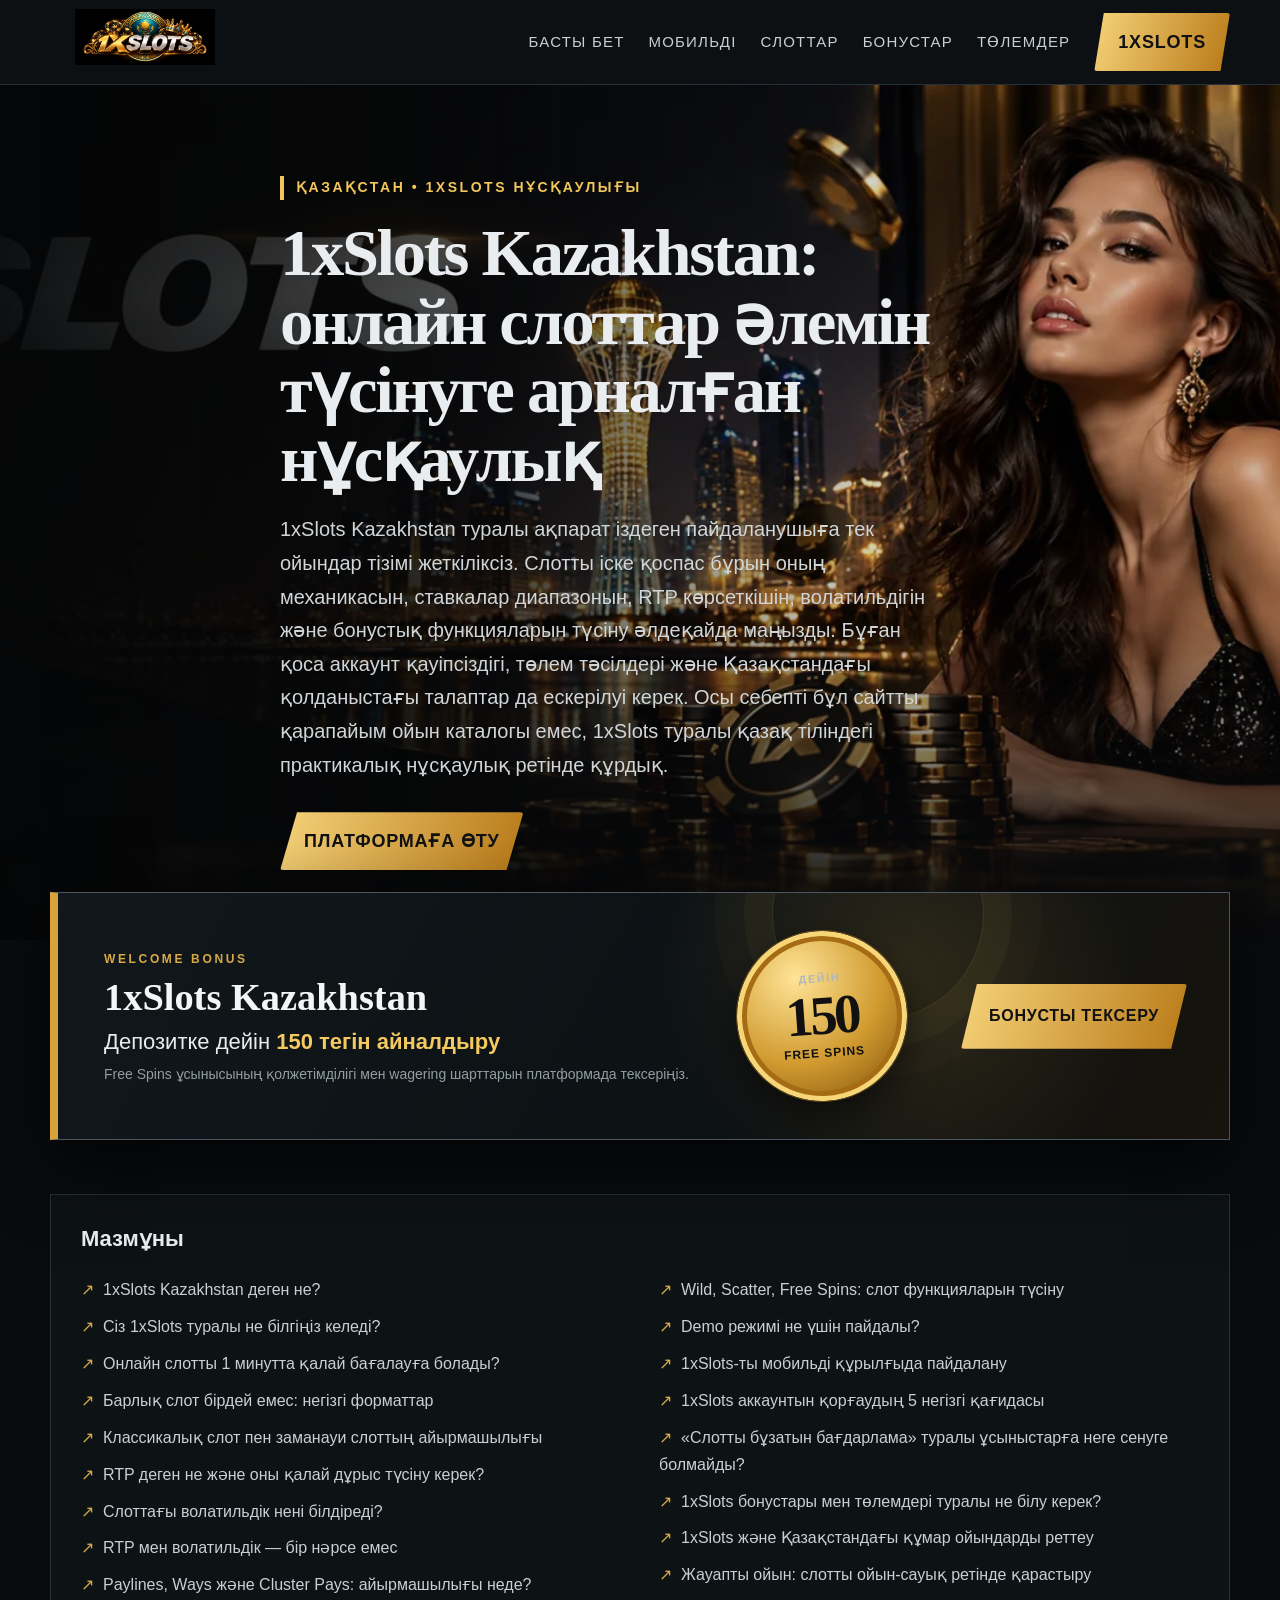
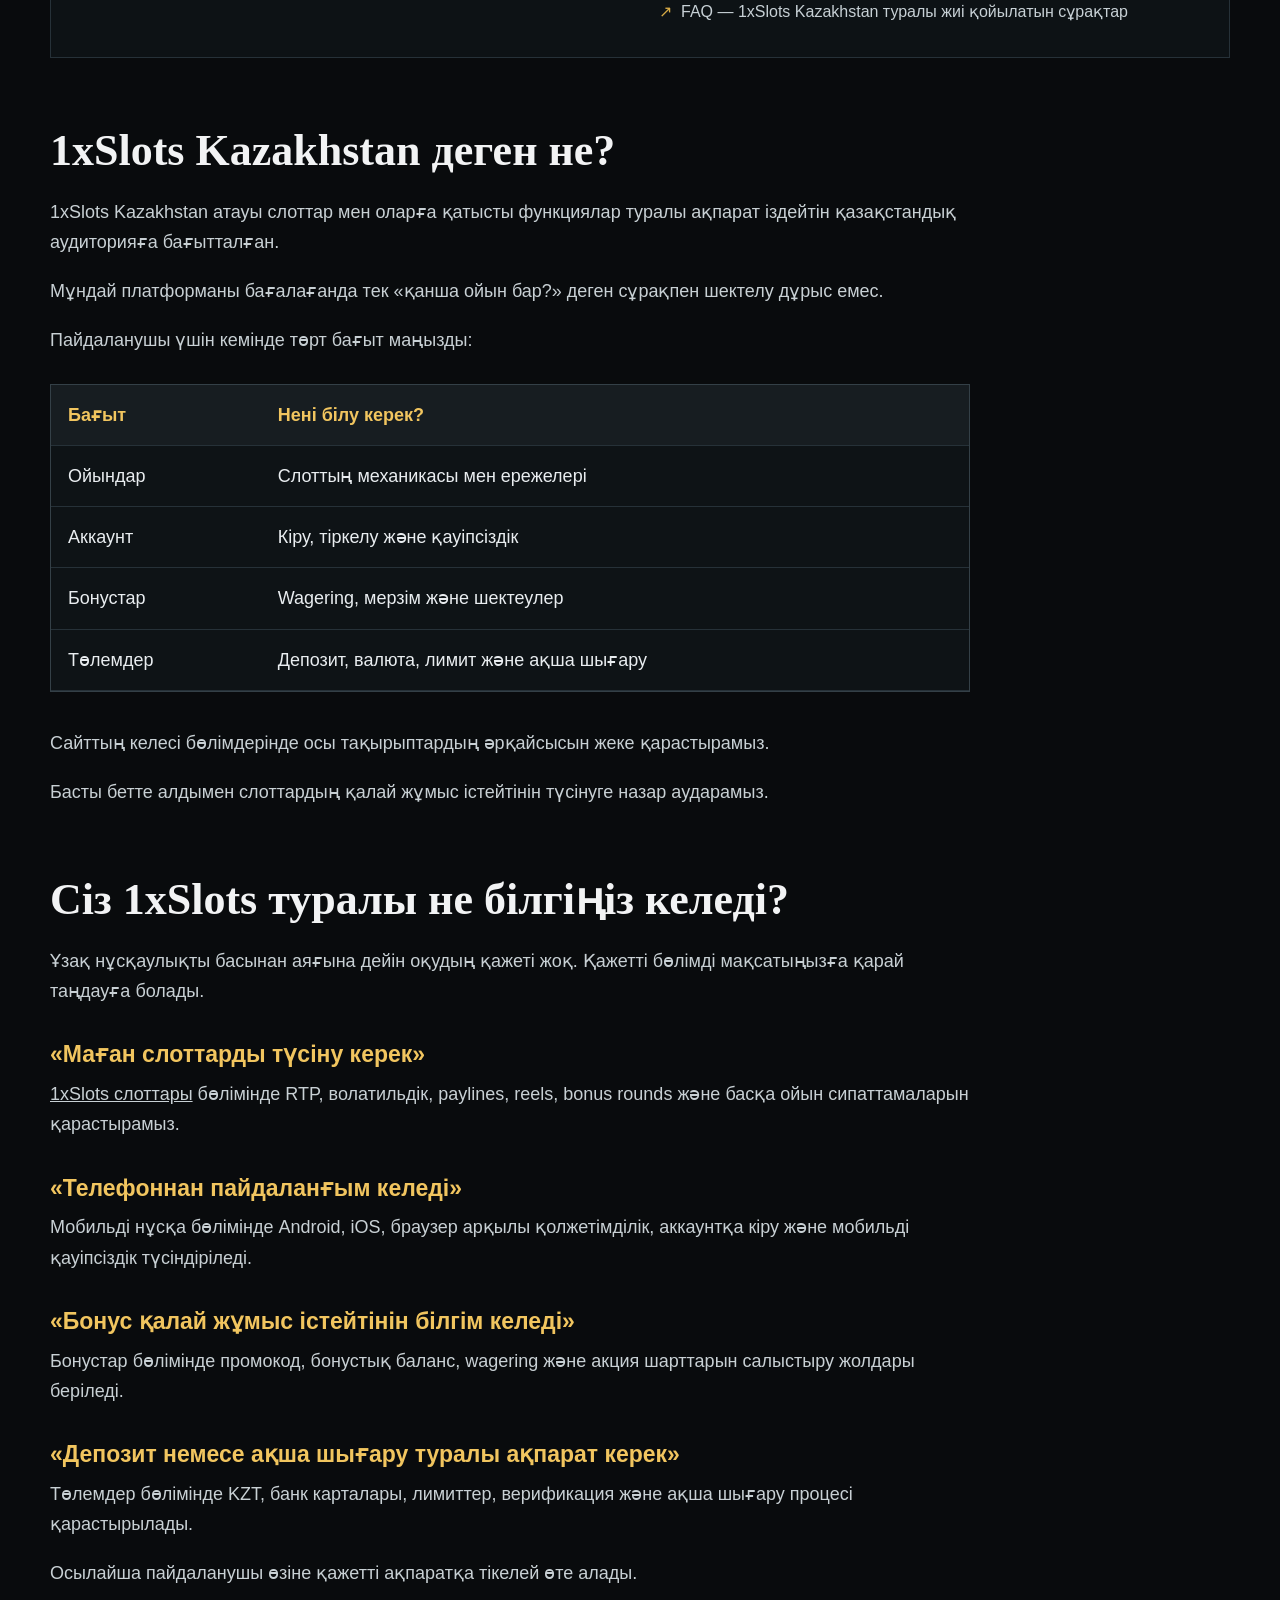
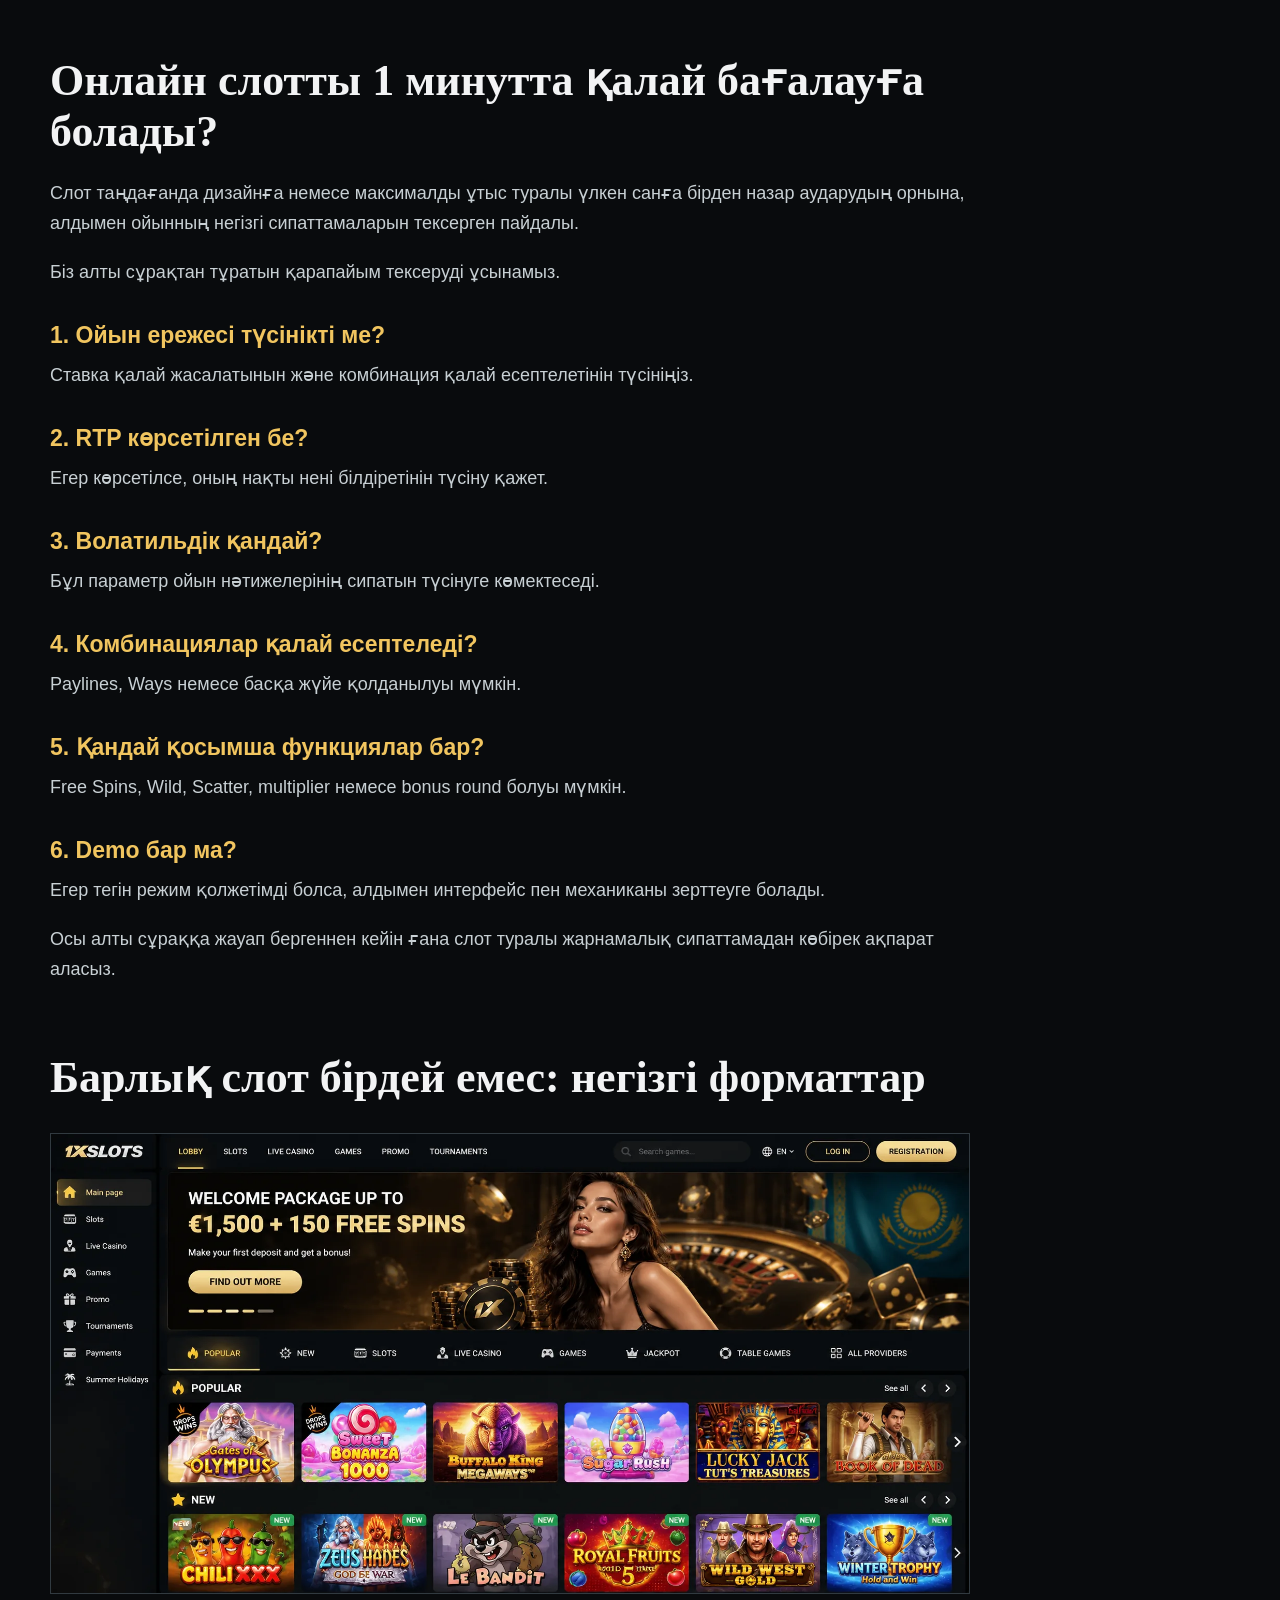
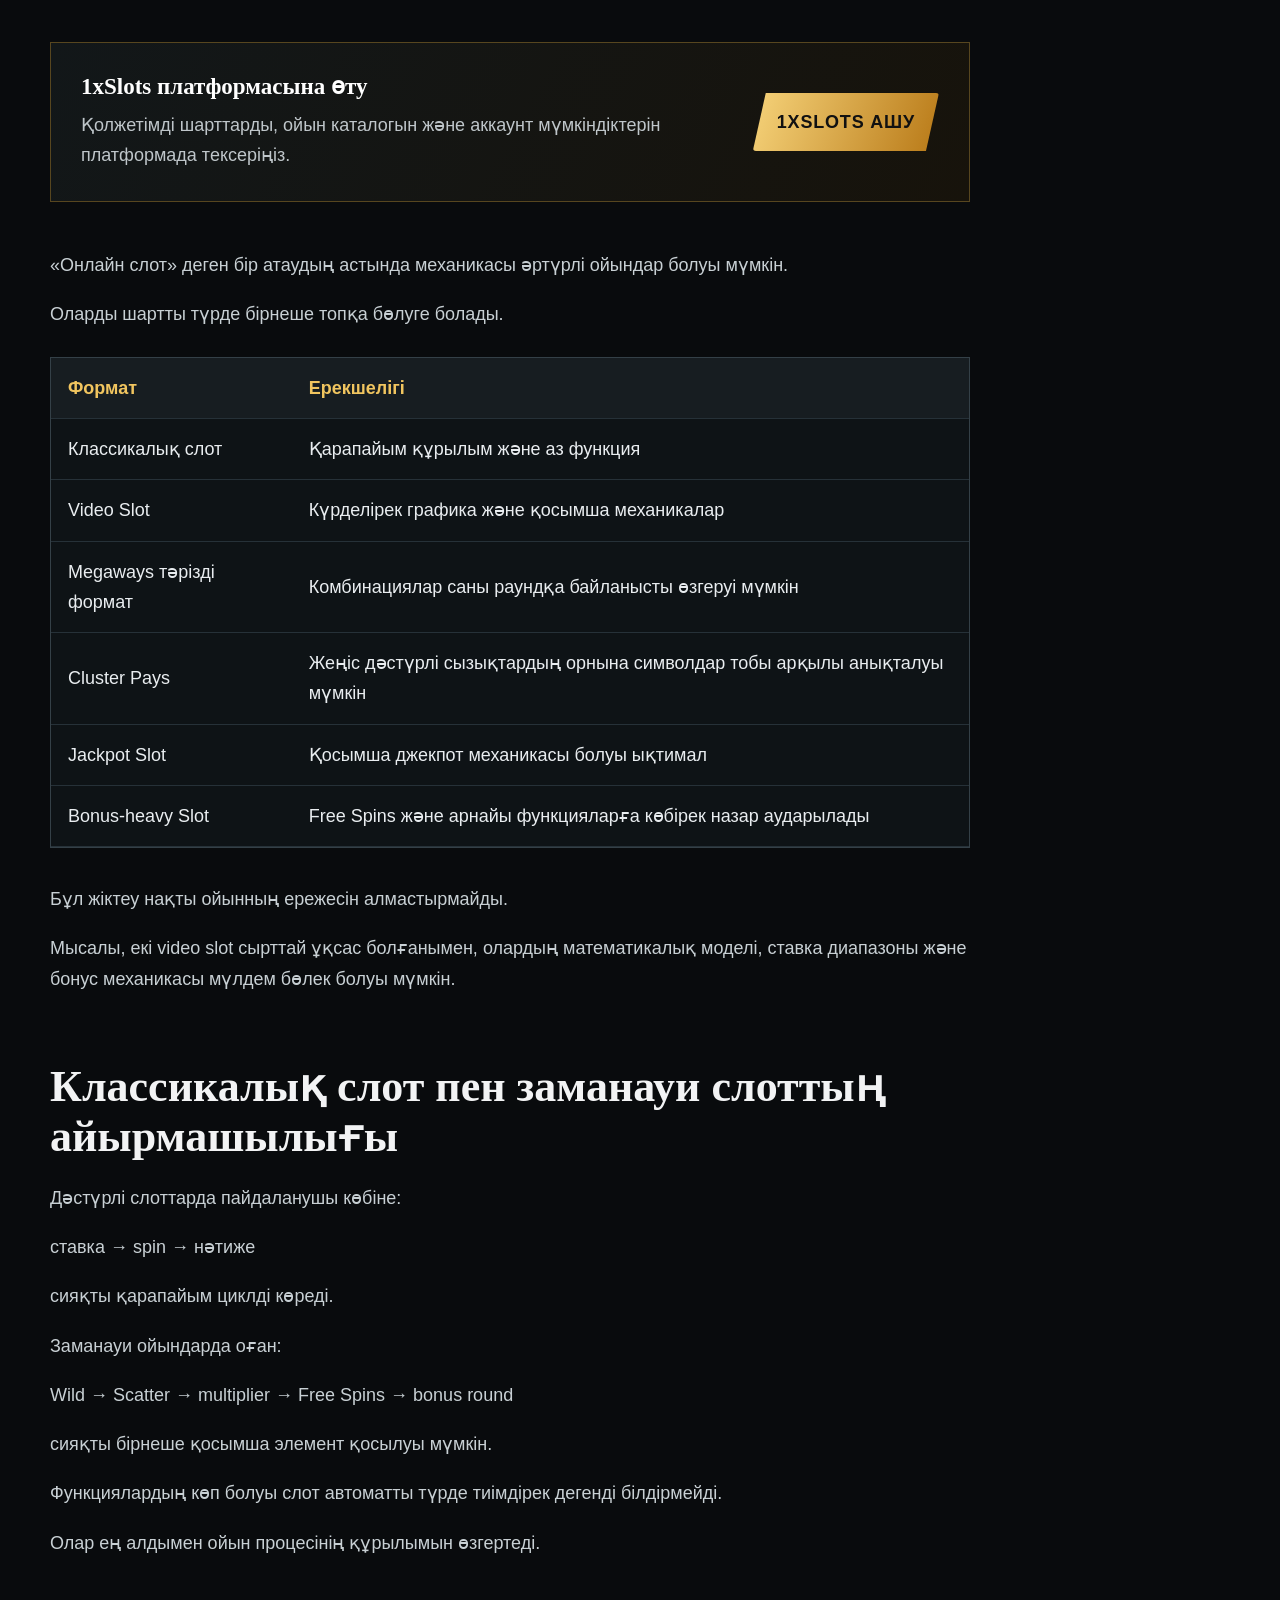
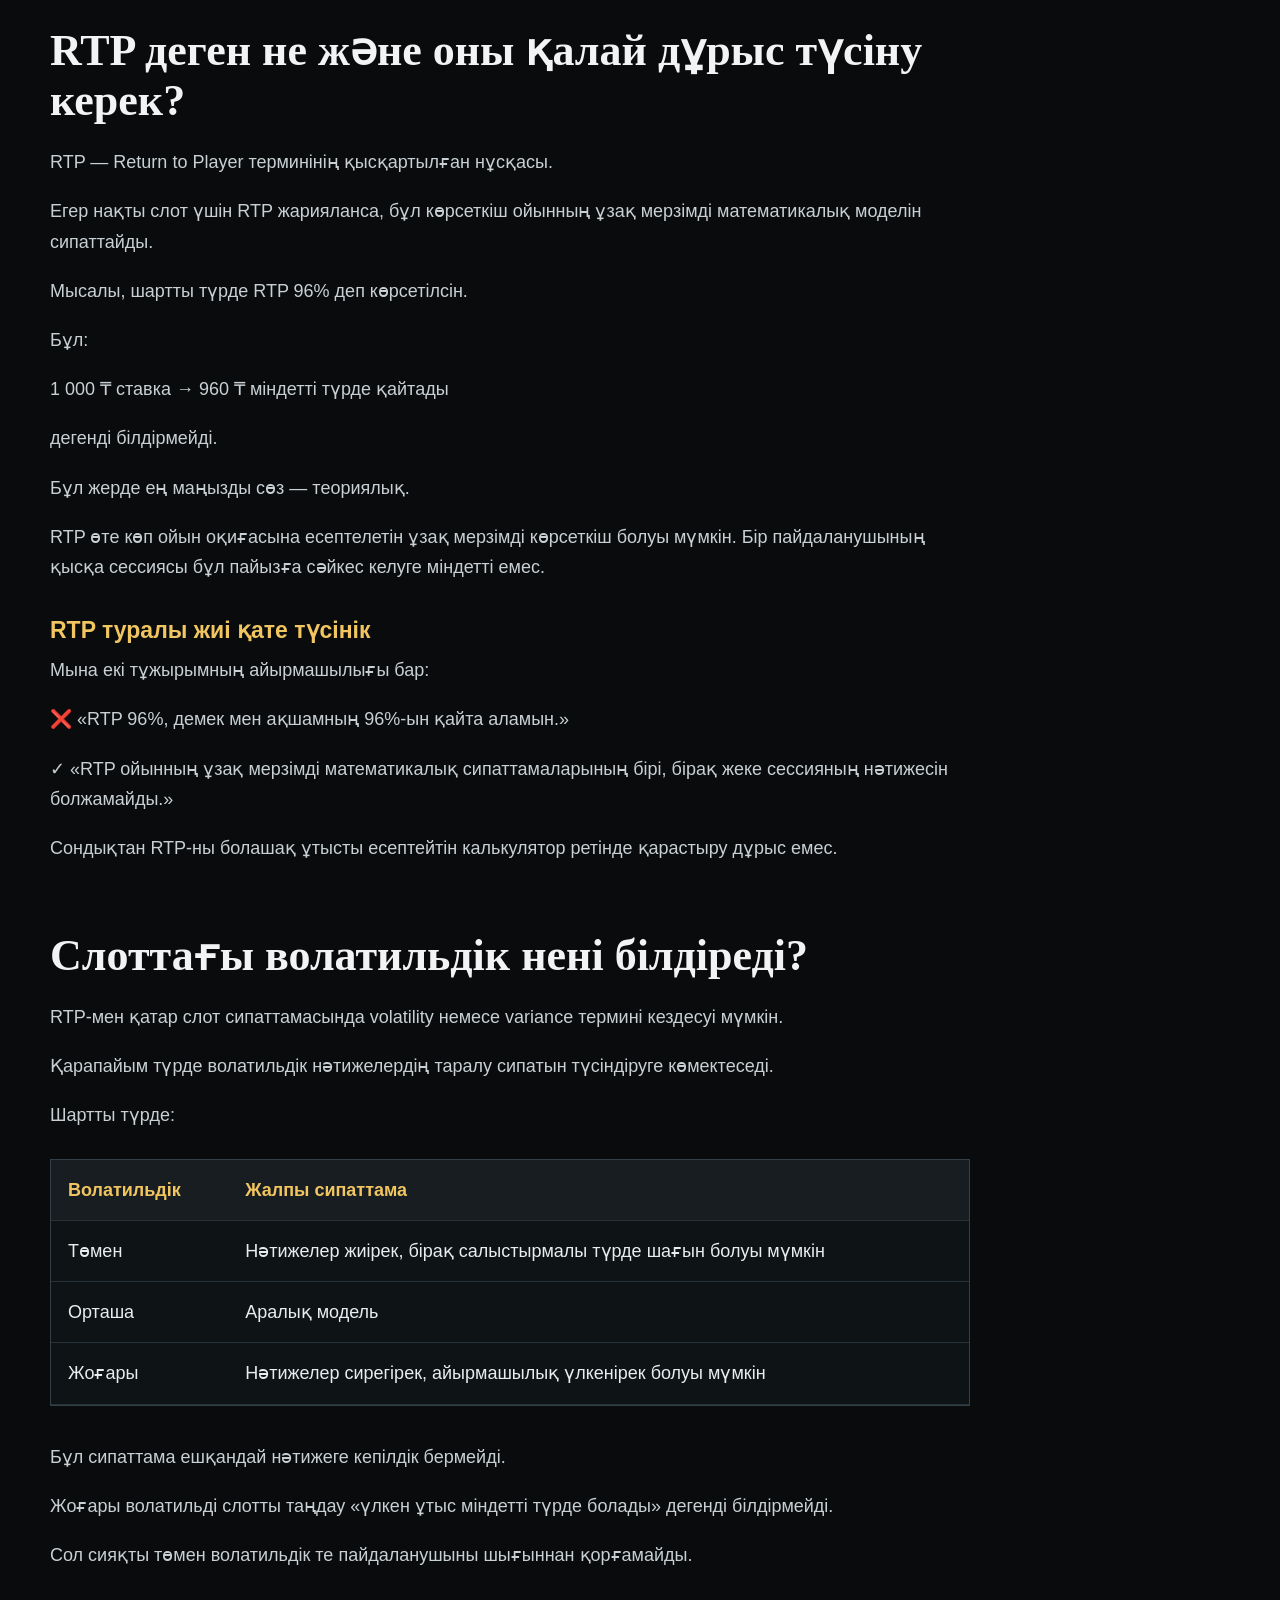
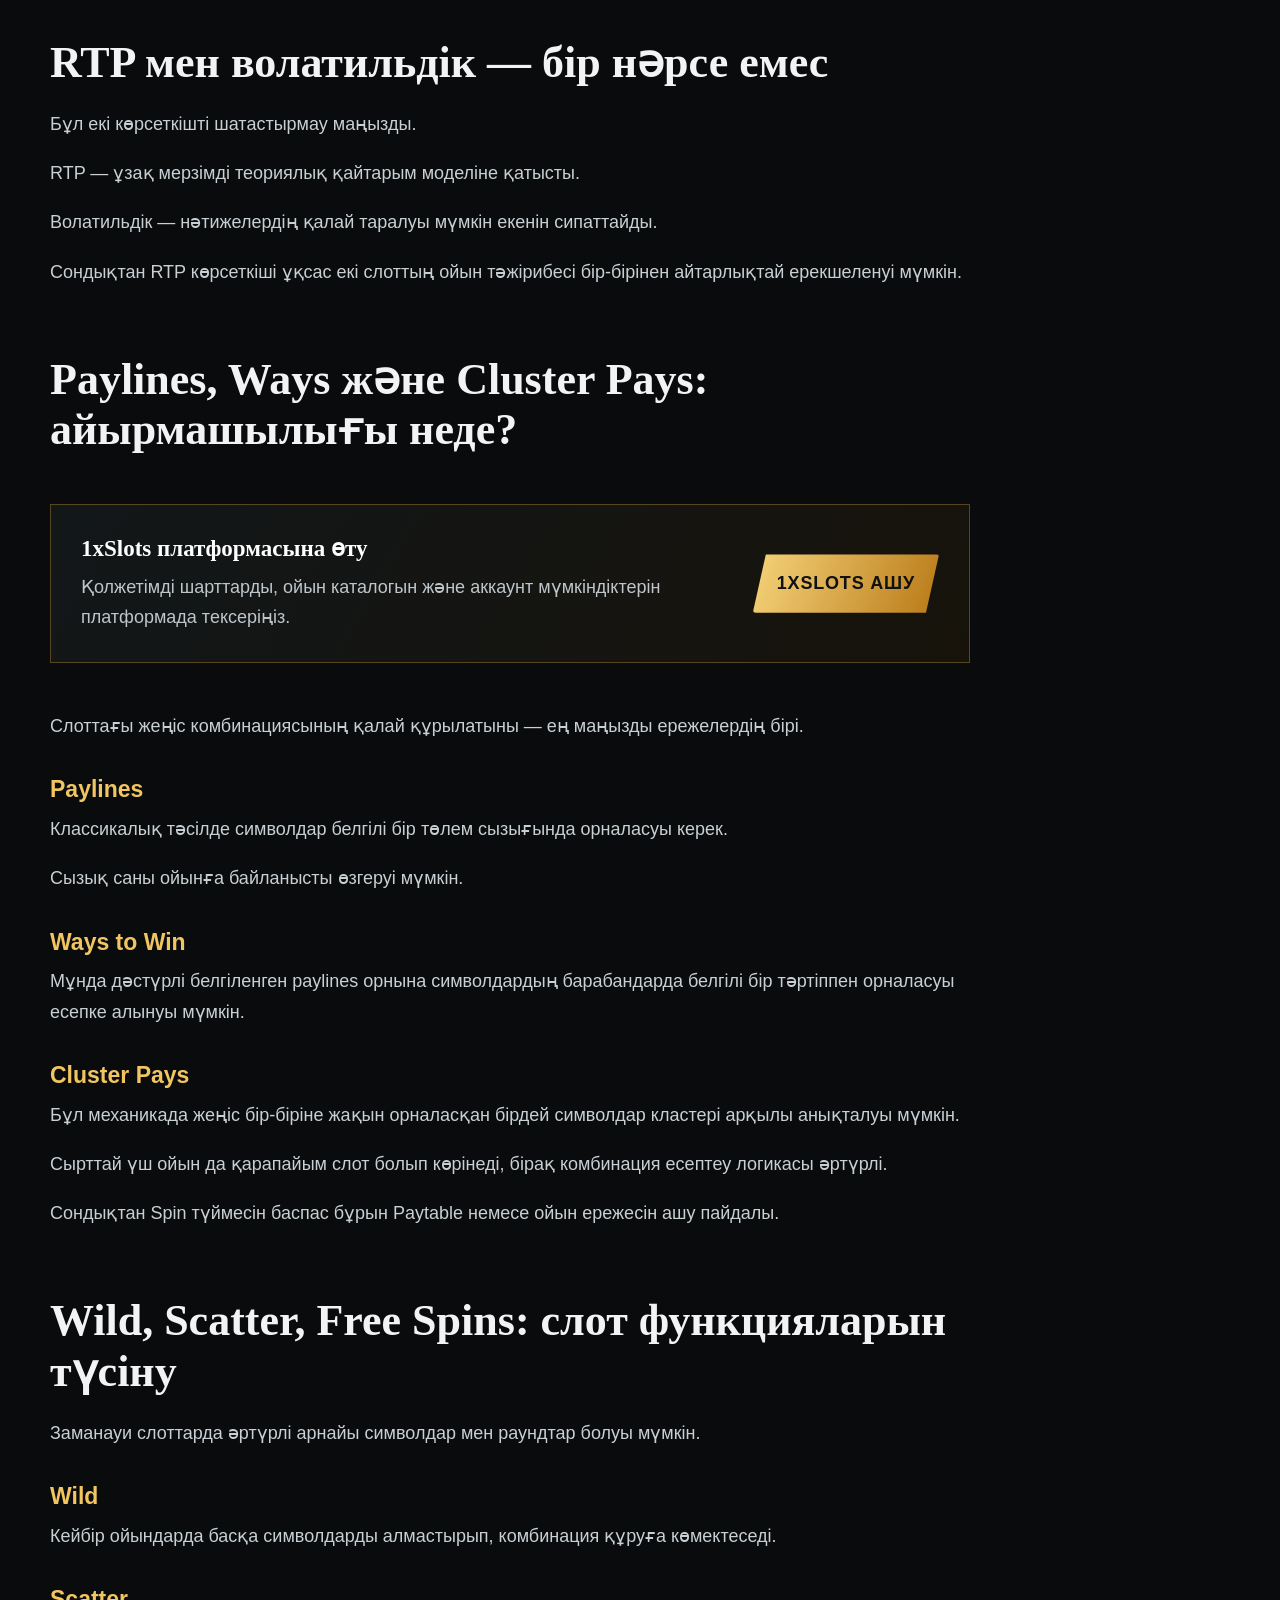
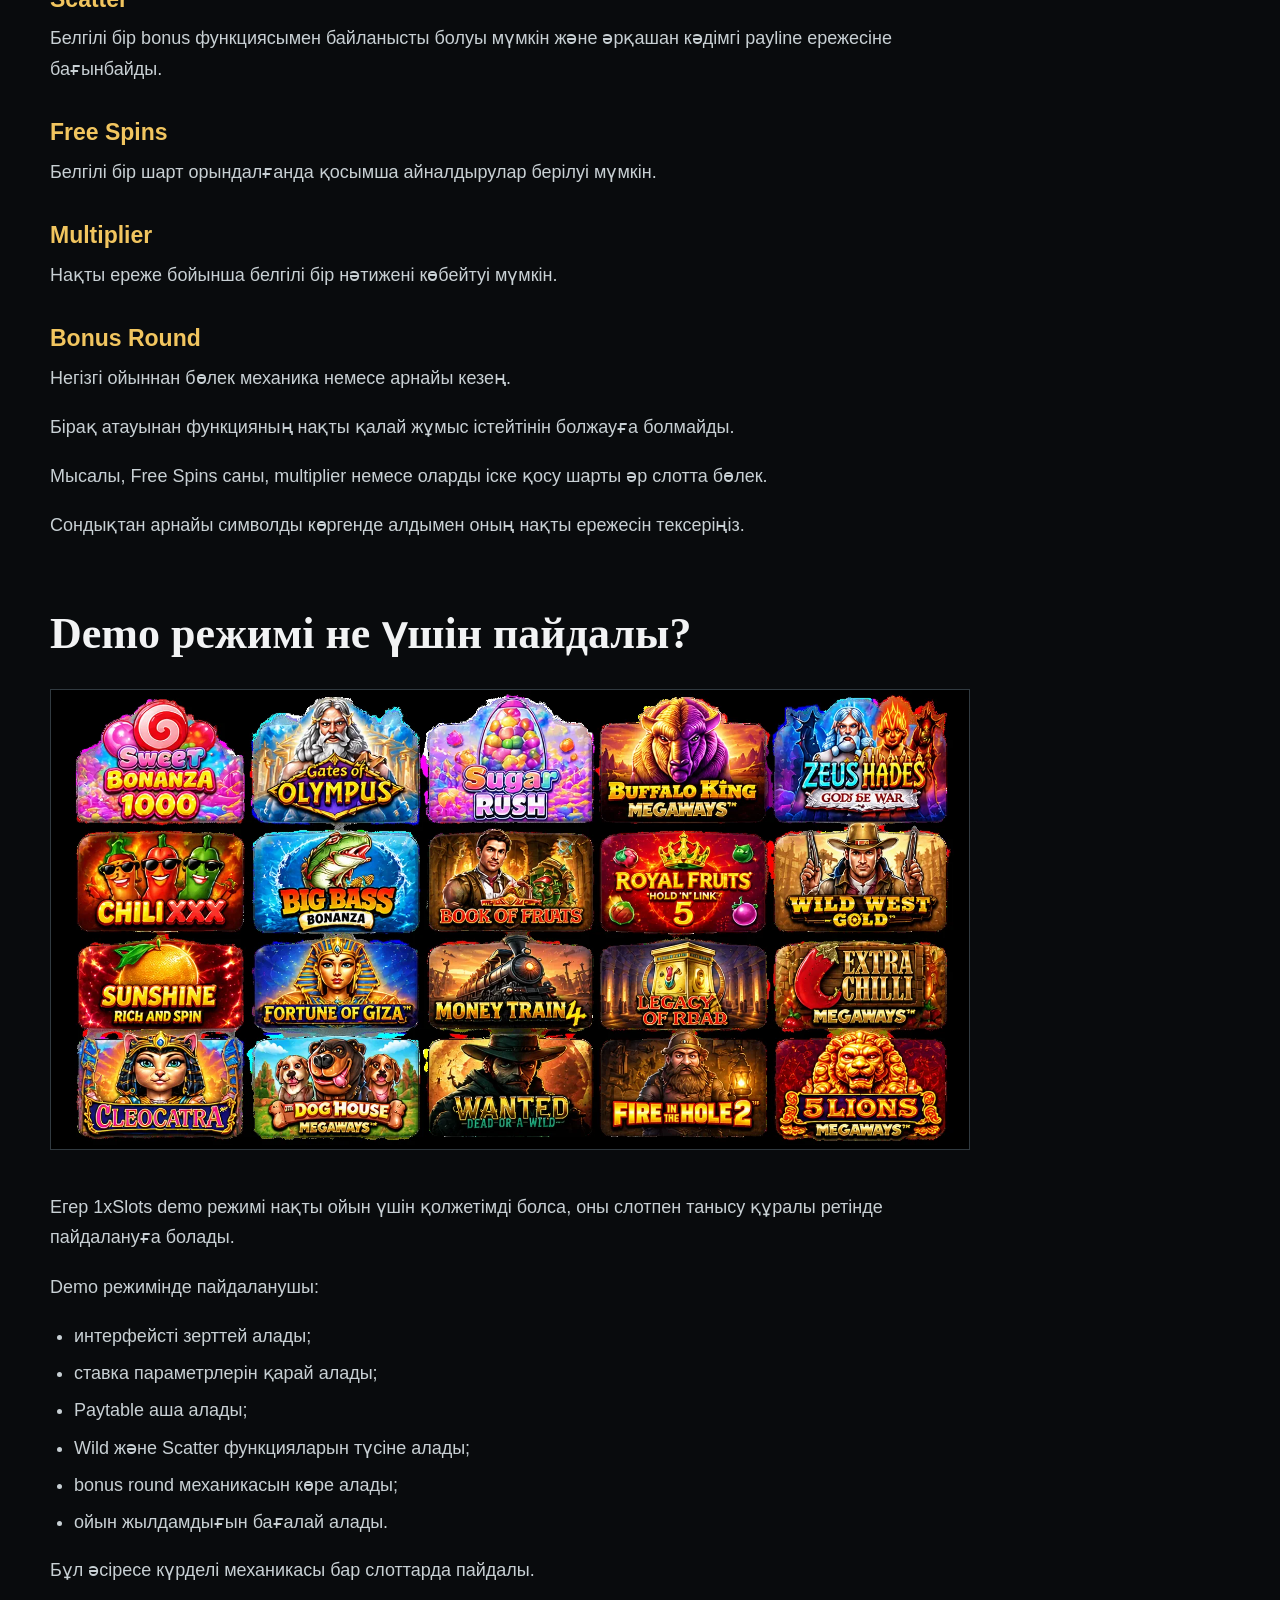
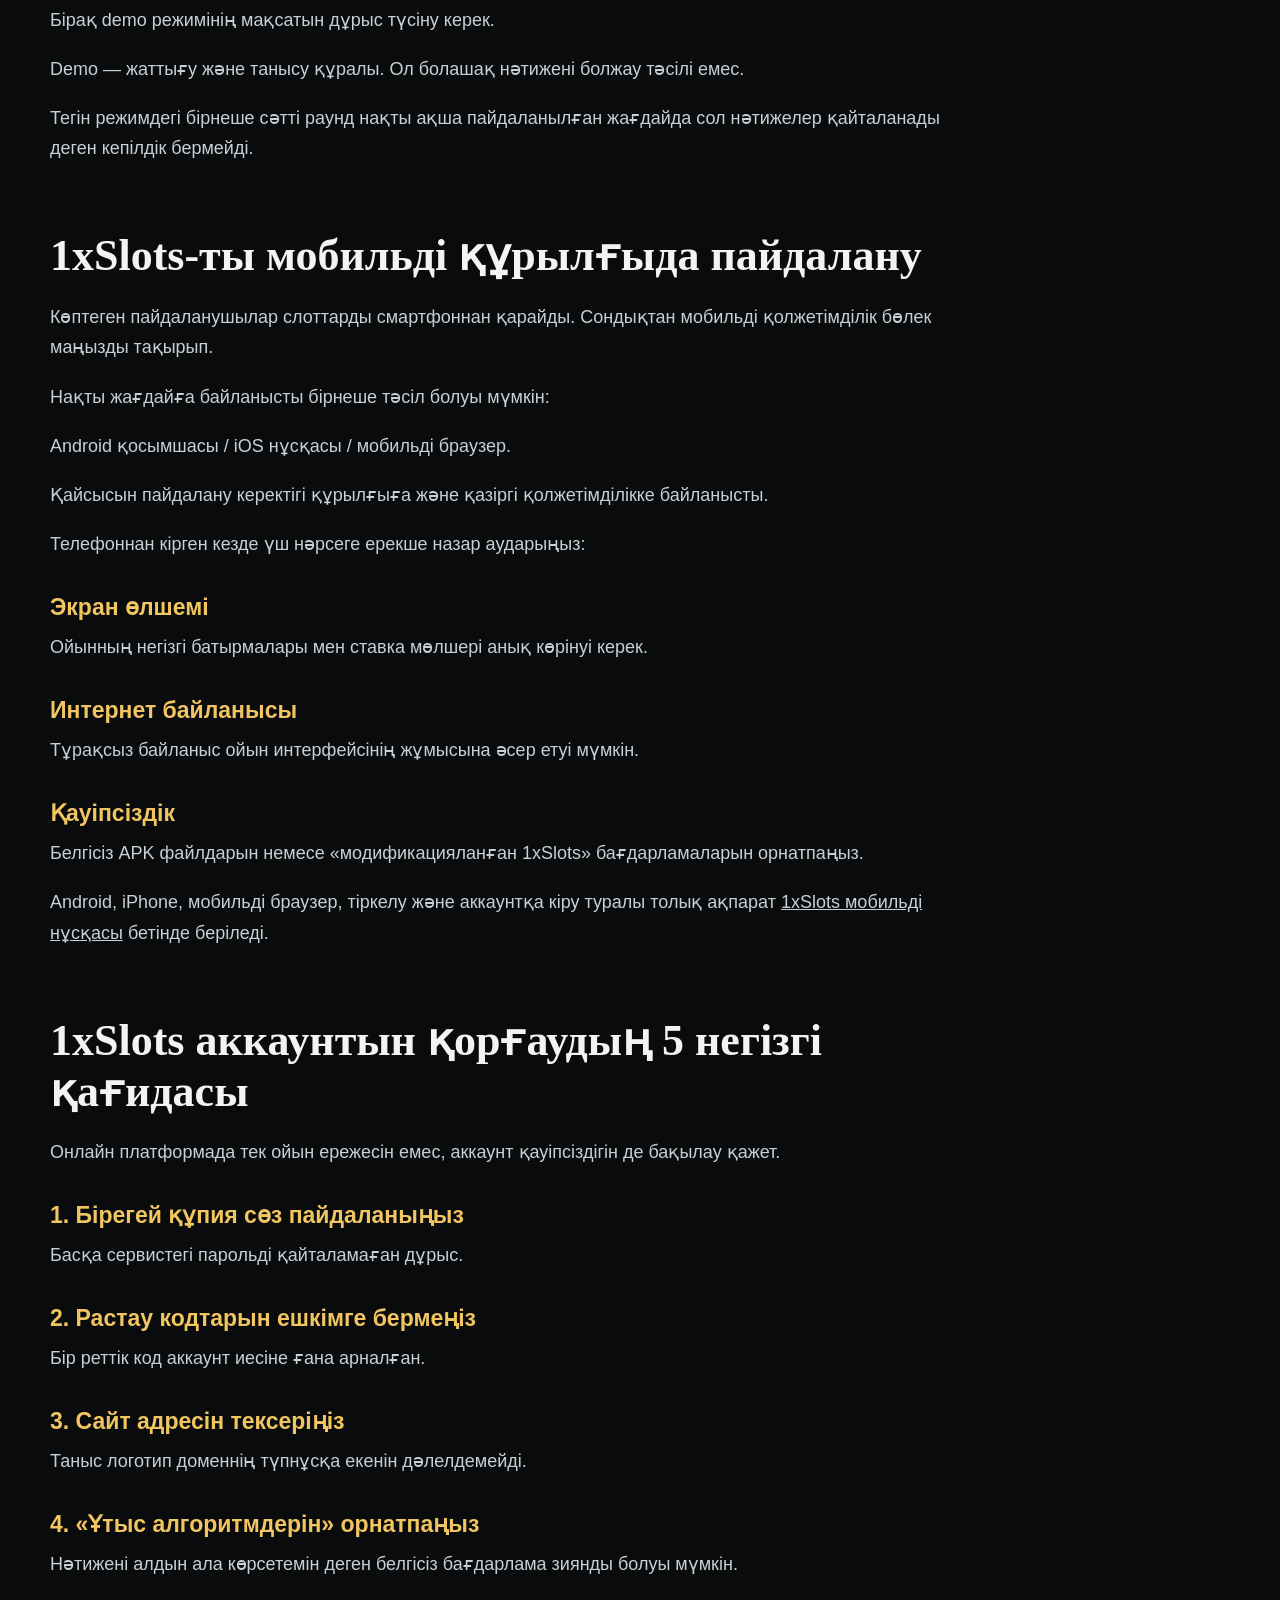
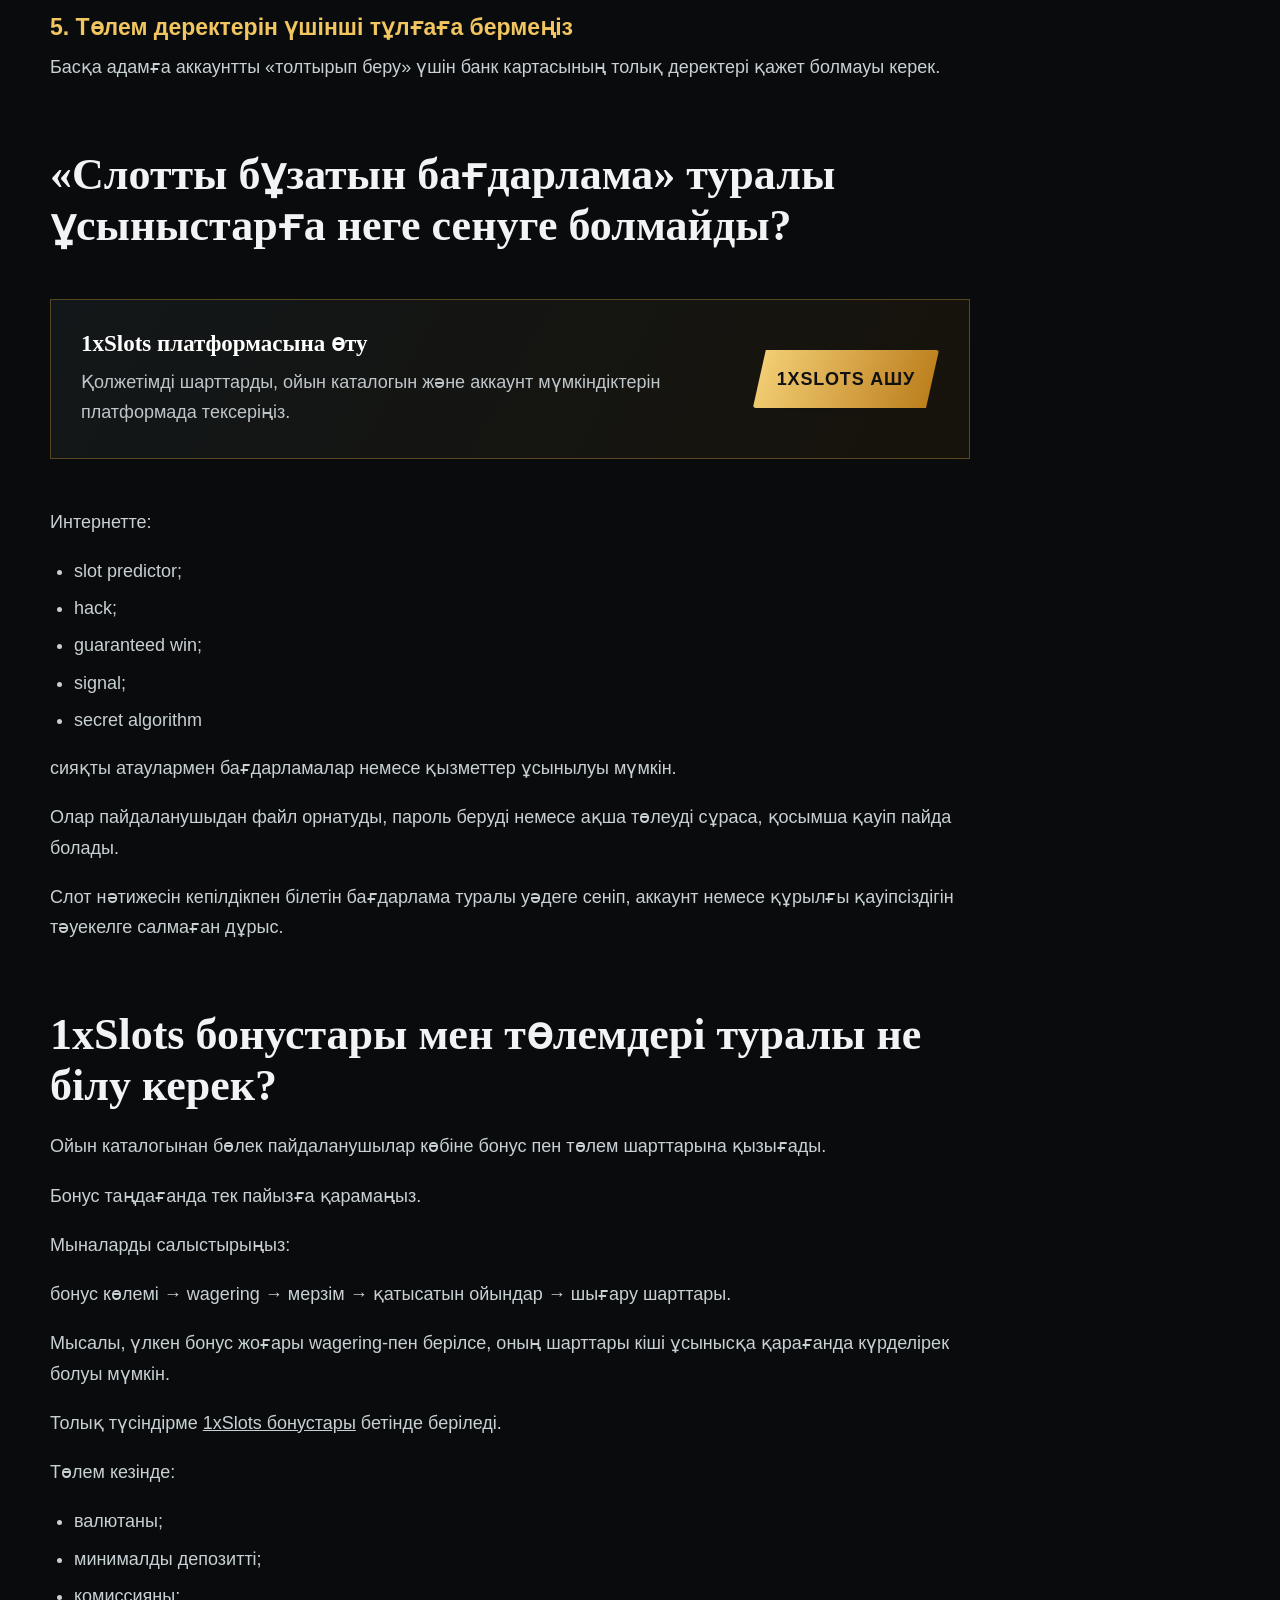
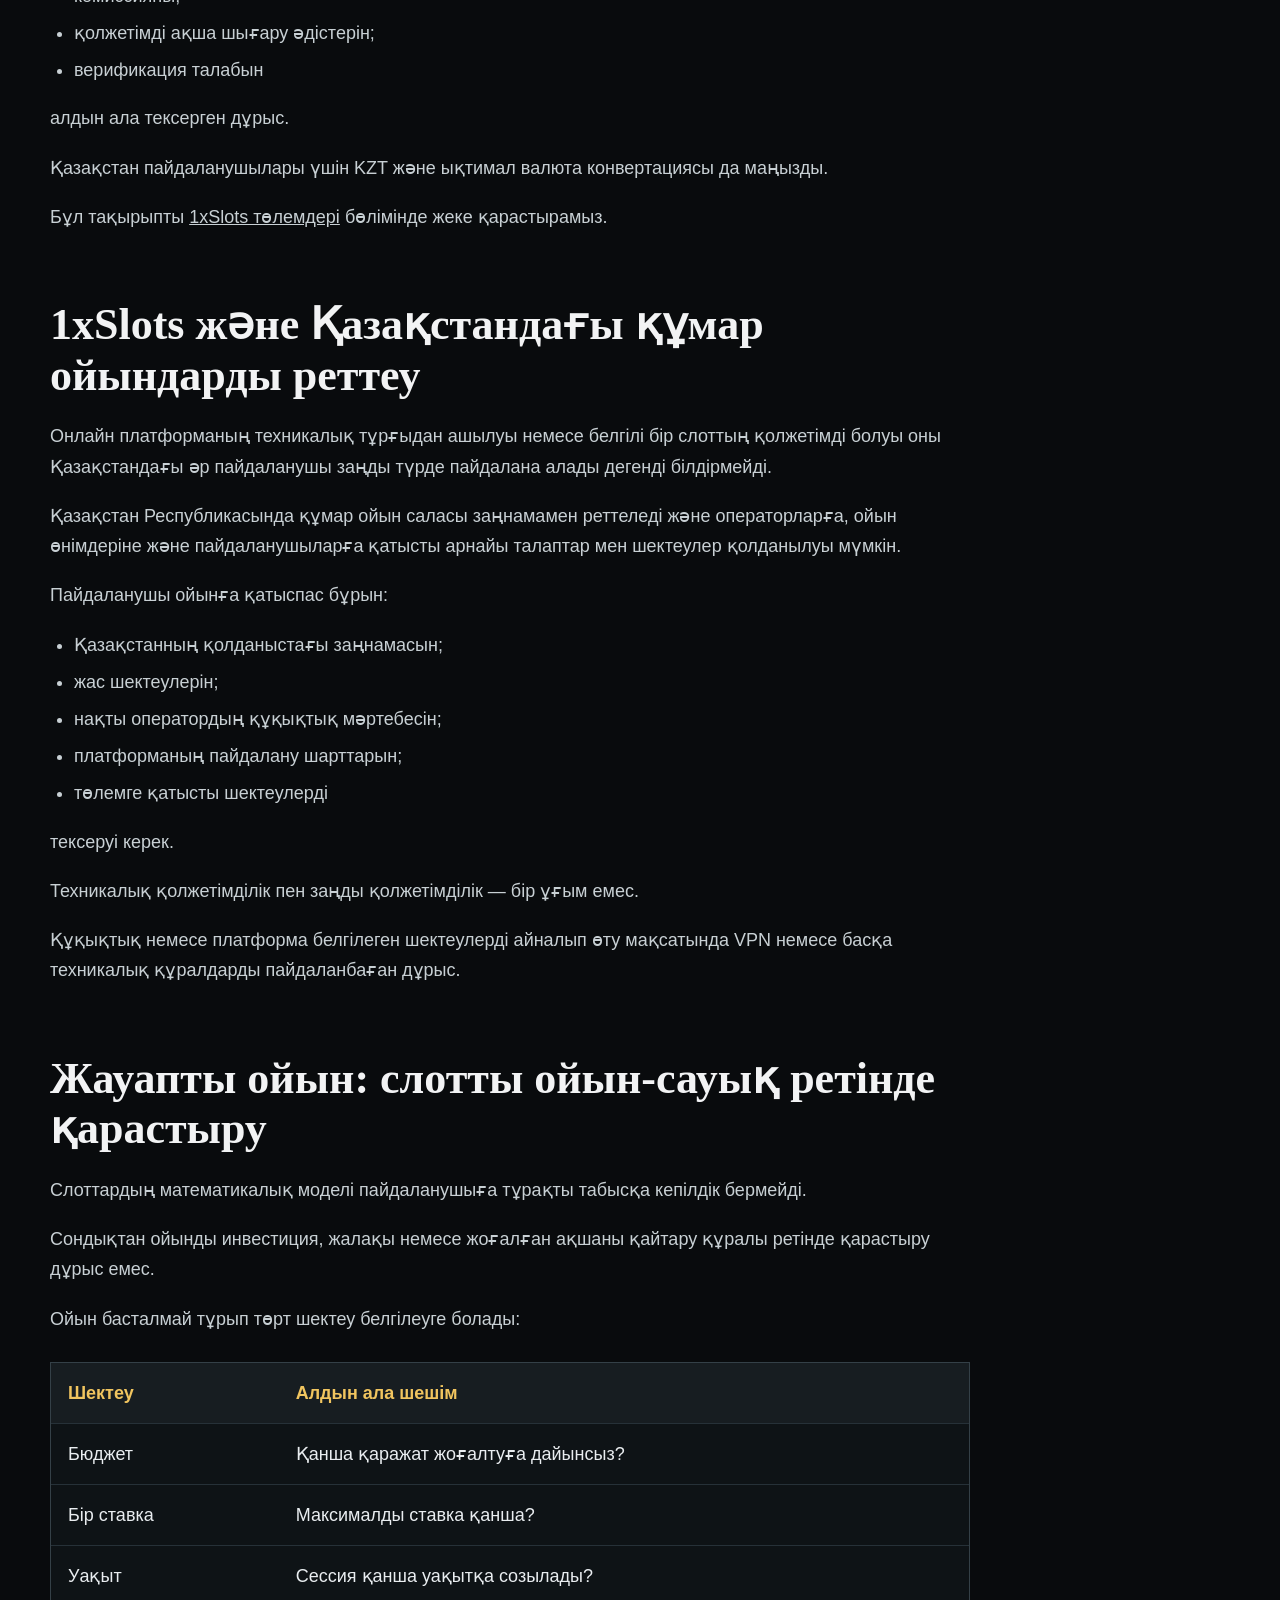
<file: index.html>
<!doctype html><html lang="kk"><head><meta charset="utf-8"><meta name="viewport" content="width=device-width,initial-scale=1"><title>1xSlots Kazakhstan — слоттар, ойындар және платформа туралы</title><meta name="description" content="1xSlots Kazakhstan туралы толық нұсқаулық: онлайн слоттар, demo режимі, мобильді қолжетімділік, бонустар, төлемдер, қауіпсіздік және Қазақстандағы ойын ережелері."><link rel="canonical" href="https://kazakhstan-business.com/"><meta name="robots" content="index,follow"><meta name="google-site-verification" content="Fn95gwhQaJIuSTz36BSD-wCy6BC4I4jT6tZDsOfP_Z8"><meta property="og:title" content="1xSlots Kazakhstan — слоттар, ойындар және платформа туралы"><meta property="og:description" content="1xSlots Kazakhstan туралы толық нұсқаулық: онлайн слоттар, demo режимі, мобильді қолжетімділік, бонустар, төлемдер, қауіпсіздік және Қазақстандағы ойын ережелері."><meta property="og:url" content="https://kazakhstan-business.com/"><meta property="og:type" content="website"><meta property="og:image" content="https://kazakhstan-business.com/assets/img/hero.webp"><meta name="twitter:card" content="summary_large_image"><link rel="icon" href="/favicon.png"><link rel="stylesheet" href="/assets/style.css"></head><body>
<header class="site-head"><div class="wrap head-inner"><a class="brand" href="/"><img src="/assets/img/logo.webp" alt="1xSlots Kazakhstan"></a><nav class="nav"><a href="/">Басты бет</a><a href="/mobile/">Мобильді</a><a href="/slots/">Слоттар</a><a href="/bonuses/">Бонустар</a><a href="/payments/">Төлемдер</a><a class="action" href="/go/">1xSlots</a></nav><details class="mobile-nav"><summary>Мәзір</summary><div class="mobile-panel"><a href="/">Басты бет</a><a href="/mobile/">Мобильді</a><a href="/slots/">Слоттар</a><a href="/bonuses/">Бонустар</a><a href="/payments/">Төлемдер</a><a class="action" href="/go/">1xSlots ашу</a></div></details></div></header>
<section class="hero"><div class="hero-media"><img src="/assets/img/hero.webp" alt="1xSlots Kazakhstan"></div><div class="wrap hero-copy"><span class="eyebrow">Қазақстан • 1xSlots нұсқаулығы</span><h1>1xSlots Kazakhstan: онлайн слоттар әлемін түсінуге арналған нұсқаулық</h1><p>1xSlots Kazakhstan туралы ақпарат іздеген пайдаланушыға тек ойындар тізімі жеткіліксіз. Слотты іске қоспас бұрын оның механикасын, ставкалар диапазонын, RTP көрсеткішін, волатильдігін және бонустық функцияларын түсіну әлдеқайда маңызды. Бұған қоса аккаунт қауіпсіздігі, төлем тәсілдері және Қазақстандағы қолданыстағы талаптар да ескерілуі керек. Осы себепті бұл сайтты қарапайым ойын каталогы емес, 1xSlots туралы қазақ тіліндегі практикалық нұсқаулық ретінде құрдық.</p><div class="hero-actions"><a class="action" href="/go/">Платформаға өту</a></div></div></section>
<main class="content"><div class="wrap"><aside class="top-promo bonus-promo"><div class="bonus-copy"><span class="bonus-kicker">WELCOME BONUS</span><strong>1xSlots Kazakhstan</strong><span class="bonus-main">Депозитке дейін <b>150 тегін айналдыру</b></span><span class="bonus-note">Free Spins ұсынысының қолжетімділігі мен wagering шарттарын платформада тексеріңіз.</span></div><div class="bonus-badge"><span>ДЕЙІН</span><b>150</b><small>FREE SPINS</small></div><a class="action" href="/go/">Бонусты тексеру</a></aside><section class="toc"><h2>Мазмұны</h2><div class="toc-grid"><a href="#1xslots-kazakhstan-деген-не">1xSlots Kazakhstan деген не?</a><a href="#сіз-1xslots-туралы-не-білгіңіз-келеді">Сіз 1xSlots туралы не білгіңіз келеді?</a><a href="#онлайн-слотты-1-минутта-қалай-бағалауға-болады">Онлайн слотты 1 минутта қалай бағалауға болады?</a><a href="#барлық-слот-бірдей-емес-негізгі-форматтар">Барлық слот бірдей емес: негізгі форматтар</a><a href="#классикалық-слот-пен-заманауи-слоттың-айырмашылығы">Классикалық слот пен заманауи слоттың айырмашылығы</a><a href="#rtp-деген-не-және-оны-қалай-дұрыс-түсіну-керек">RTP деген не және оны қалай дұрыс түсіну керек?</a><a href="#слоттағы-волатильдік-нені-білдіреді">Слоттағы волатильдік нені білдіреді?</a><a href="#rtp-мен-волатильдік-бір-нәрсе-емес">RTP мен волатильдік — бір нәрсе емес</a><a href="#paylines-ways-және-cluster-pays-айырмашылығы-неде">Paylines, Ways және Cluster Pays: айырмашылығы неде?</a><a href="#wild-scatter-free-spins-слот-функцияларын-түсіну">Wild, Scatter, Free Spins: слот функцияларын түсіну</a><a href="#demo-режимі-не-үшін-пайдалы">Demo режимі не үшін пайдалы?</a><a href="#1xslots-ты-мобильді-құрылғыда-пайдалану">1xSlots-ты мобильді құрылғыда пайдалану</a><a href="#1xslots-аккаунтын-қорғаудың-5-негізгі-қағидасы">1xSlots аккаунтын қорғаудың 5 негізгі қағидасы</a><a href="#слотты-бұзатын-бағдарлама-туралы-ұсыныстарға-неге-сенуге-болмайды">«Слотты бұзатын бағдарлама» туралы ұсыныстарға неге сенуге болмайды?</a><a href="#1xslots-бонустары-мен-төлемдері-туралы-не-білу-керек">1xSlots бонустары мен төлемдері туралы не білу керек?</a><a href="#1xslots-және-қазақстандағы-құмар-ойындарды-реттеу">1xSlots және Қазақстандағы құмар ойындарды реттеу</a><a href="#жауапты-ойын-слотты-ойын-сауық-ретінде-қарастыру">Жауапты ойын: слотты ойын-сауық ретінде қарастыру</a><a href="#faq-1xslots-kazakhstan-туралы-жиі-қойылатын-сұрақтар">FAQ — 1xSlots Kazakhstan туралы жиі қойылатын сұрақтар</a></div></section><article class="article"><h2 class="jump" id="1xslots-kazakhstan-деген-не">1xSlots Kazakhstan деген не?</h2>
<p>1xSlots Kazakhstan атауы слоттар мен оларға қатысты функциялар туралы ақпарат іздейтін қазақстандық аудиторияға бағытталған.</p>
<p>Мұндай платформаны бағалағанда тек «қанша ойын бар?» деген сұрақпен шектелу дұрыс емес.</p>
<p>Пайдаланушы үшін кемінде төрт бағыт маңызды:</p>
<div class="table-wrap"><table><tr><td>Бағыт</td><td>Нені білу керек?</td></tr><tr><td>Ойындар</td><td>Слоттың механикасы мен ережелері</td></tr><tr><td>Аккаунт</td><td>Кіру, тіркелу және қауіпсіздік</td></tr><tr><td>Бонустар</td><td>Wagering, мерзім және шектеулер</td></tr><tr><td>Төлемдер</td><td>Депозит, валюта, лимит және ақша шығару</td></tr></table></div>
<p>Сайттың келесі бөлімдерінде осы тақырыптардың әрқайсысын жеке қарастырамыз.</p>
<p>Басты бетте алдымен слоттардың қалай жұмыс істейтінін түсінуге назар аударамыз.</p>
<h2 class="jump" id="сіз-1xslots-туралы-не-білгіңіз-келеді">Сіз 1xSlots туралы не білгіңіз келеді?</h2>
<p>Ұзақ нұсқаулықты басынан аяғына дейін оқудың қажеті жоқ. Қажетті бөлімді мақсатыңызға қарай таңдауға болады.</p>
<h3>«Маған слоттарды түсіну керек»</h3>
<p><a href="/slots/">1xSlots слоттары</a> бөлімінде RTP, волатильдік, paylines, reels, bonus rounds және басқа ойын сипаттамаларын қарастырамыз.</p>
<h3>«Телефоннан пайдаланғым келеді»</h3>
<p>Мобильді нұсқа бөлімінде Android, iOS, браузер арқылы қолжетімділік, аккаунтқа кіру және мобильді қауіпсіздік түсіндіріледі.</p>
<h3>«Бонус қалай жұмыс істейтінін білгім келеді»</h3>
<p>Бонустар бөлімінде промокод, бонустық баланс, wagering және акция шарттарын салыстыру жолдары беріледі.</p>
<h3>«Депозит немесе ақша шығару туралы ақпарат керек»</h3>
<p>Төлемдер бөлімінде KZT, банк карталары, лимиттер, верификация және ақша шығару процесі қарастырылады.</p>
<p>Осылайша пайдаланушы өзіне қажетті ақпаратқа тікелей өте алады.</p>
<h2 class="jump" id="онлайн-слотты-1-минутта-қалай-бағалауға-болады">Онлайн слотты 1 минутта қалай бағалауға болады?</h2>
<p>Слот таңдағанда дизайнға немесе максималды ұтыс туралы үлкен санға бірден назар аударудың орнына, алдымен ойынның негізгі сипаттамаларын тексерген пайдалы.</p>
<p>Біз алты сұрақтан тұратын қарапайым тексеруді ұсынамыз.</p>
<h3>1. Ойын ережесі түсінікті ме?</h3>
<p>Ставка қалай жасалатынын және комбинация қалай есептелетінін түсініңіз.</p>
<h3>2. RTP көрсетілген бе?</h3>
<p>Егер көрсетілсе, оның нақты нені білдіретінін түсіну қажет.</p>
<h3>3. Волатильдік қандай?</h3>
<p>Бұл параметр ойын нәтижелерінің сипатын түсінуге көмектеседі.</p>
<h3>4. Комбинациялар қалай есептеледі?</h3>
<p>Paylines, Ways немесе басқа жүйе қолданылуы мүмкін.</p>
<h3>5. Қандай қосымша функциялар бар?</h3>
<p>Free Spins, Wild, Scatter, multiplier немесе bonus round болуы мүмкін.</p>
<h3>6. Demo бар ма?</h3>
<p>Егер тегін режим қолжетімді болса, алдымен интерфейс пен механиканы зерттеуге болады.</p>
<p>Осы алты сұраққа жауап бергеннен кейін ғана слот туралы жарнамалық сипаттамадан көбірек ақпарат аласыз.</p>
<h2 class="jump" id="барлық-слот-бірдей-емес-негізгі-форматтар">Барлық слот бірдей емес: негізгі форматтар</h2>
<figure class="section-img"><img src="/assets/img/lobby.webp" alt="1xSlots Kazakhstan" loading="lazy"></figure>
<aside class="promo"><div><h3>1xSlots платформасына өту</h3><p>Қолжетімді шарттарды, ойын каталогын және аккаунт мүмкіндіктерін платформада тексеріңіз.</p></div><a class="action" href="/go/">1xSlots ашу</a></aside>
<p>«Онлайн слот» деген бір атаудың астында механикасы әртүрлі ойындар болуы мүмкін.</p>
<p>Оларды шартты түрде бірнеше топқа бөлуге болады.</p>
<div class="table-wrap"><table><tr><td>Формат</td><td>Ерекшелігі</td></tr><tr><td>Классикалық слот</td><td>Қарапайым құрылым және аз функция</td></tr><tr><td>Video Slot</td><td>Күрделірек графика және қосымша механикалар</td></tr><tr><td>Megaways тәрізді формат</td><td>Комбинациялар саны раундқа байланысты өзгеруі мүмкін</td></tr><tr><td>Cluster Pays</td><td>Жеңіс дәстүрлі сызықтардың орнына символдар тобы арқылы анықталуы мүмкін</td></tr><tr><td>Jackpot Slot</td><td>Қосымша джекпот механикасы болуы ықтимал</td></tr><tr><td>Bonus-heavy Slot</td><td>Free Spins және арнайы функцияларға көбірек назар аударылады</td></tr></table></div>
<p>Бұл жіктеу нақты ойынның ережесін алмастырмайды.</p>
<p>Мысалы, екі video slot сырттай ұқсас болғанымен, олардың математикалық моделі, ставка диапазоны және бонус механикасы мүлдем бөлек болуы мүмкін.</p>
<h2 class="jump" id="классикалық-слот-пен-заманауи-слоттың-айырмашылығы">Классикалық слот пен заманауи слоттың айырмашылығы</h2>
<p>Дәстүрлі слоттарда пайдаланушы көбіне:</p>
<p>ставка → spin → нәтиже</p>
<p>сияқты қарапайым циклді көреді.</p>
<p>Заманауи ойындарда оған:</p>
<p>Wild → Scatter → multiplier → Free Spins → bonus round</p>
<p>сияқты бірнеше қосымша элемент қосылуы мүмкін.</p>
<p>Функциялардың көп болуы слот автоматты түрде тиімдірек дегенді білдірмейді.</p>
<p>Олар ең алдымен ойын процесінің құрылымын өзгертеді.</p>
<h2 class="jump" id="rtp-деген-не-және-оны-қалай-дұрыс-түсіну-керек">RTP деген не және оны қалай дұрыс түсіну керек?</h2>
<p>RTP — Return to Player терминінің қысқартылған нұсқасы.</p>
<p>Егер нақты слот үшін RTP жарияланса, бұл көрсеткіш ойынның ұзақ мерзімді математикалық моделін сипаттайды.</p>
<p>Мысалы, шартты түрде RTP 96% деп көрсетілсін.</p>
<p>Бұл:</p>
<p>1 000 ₸ ставка → 960 ₸ міндетті түрде қайтады</p>
<p>дегенді білдірмейді.</p>
<p>Бұл жерде ең маңызды сөз — теориялық.</p>
<p>RTP өте көп ойын оқиғасына есептелетін ұзақ мерзімді көрсеткіш болуы мүмкін. Бір пайдаланушының қысқа сессиясы бұл пайызға сәйкес келуге міндетті емес.</p>
<h3>RTP туралы жиі қате түсінік</h3>
<p>Мына екі тұжырымның айырмашылығы бар:</p>
<p>❌ «RTP 96%, демек мен ақшамның 96%-ын қайта аламын.»</p>
<p>✓ «RTP ойынның ұзақ мерзімді математикалық сипаттамаларының бірі, бірақ жеке сессияның нәтижесін болжамайды.»</p>
<p>Сондықтан RTP-ны болашақ ұтысты есептейтін калькулятор ретінде қарастыру дұрыс емес.</p>
<h2 class="jump" id="слоттағы-волатильдік-нені-білдіреді">Слоттағы волатильдік нені білдіреді?</h2>
<p>RTP-мен қатар слот сипаттамасында volatility немесе variance термині кездесуі мүмкін.</p>
<p>Қарапайым түрде волатильдік нәтижелердің таралу сипатын түсіндіруге көмектеседі.</p>
<p>Шартты түрде:</p>
<div class="table-wrap"><table><tr><td>Волатильдік</td><td>Жалпы сипаттама</td></tr><tr><td>Төмен</td><td>Нәтижелер жиірек, бірақ салыстырмалы түрде шағын болуы мүмкін</td></tr><tr><td>Орташа</td><td>Аралық модель</td></tr><tr><td>Жоғары</td><td>Нәтижелер сирегірек, айырмашылық үлкенірек болуы мүмкін</td></tr></table></div>
<p>Бұл сипаттама ешқандай нәтижеге кепілдік бермейді.</p>
<p>Жоғары волатильді слотты таңдау «үлкен ұтыс міндетті түрде болады» дегенді білдірмейді.</p>
<p>Сол сияқты төмен волатильдік те пайдаланушыны шығыннан қорғамайды.</p>
<h2 class="jump" id="rtp-мен-волатильдік-бір-нәрсе-емес">RTP мен волатильдік — бір нәрсе емес</h2>
<p>Бұл екі көрсеткішті шатастырмау маңызды.</p>
<p>RTP — ұзақ мерзімді теориялық қайтарым моделіне қатысты.</p>
<p>Волатильдік — нәтижелердің қалай таралуы мүмкін екенін сипаттайды.</p>
<p>Сондықтан RTP көрсеткіші ұқсас екі слоттың ойын тәжірибесі бір-бірінен айтарлықтай ерекшеленуі мүмкін.</p>
<h2 class="jump" id="paylines-ways-және-cluster-pays-айырмашылығы-неде">Paylines, Ways және Cluster Pays: айырмашылығы неде?</h2>
<aside class="promo"><div><h3>1xSlots платформасына өту</h3><p>Қолжетімді шарттарды, ойын каталогын және аккаунт мүмкіндіктерін платформада тексеріңіз.</p></div><a class="action" href="/go/">1xSlots ашу</a></aside>
<p>Слоттағы жеңіс комбинациясының қалай құрылатыны — ең маңызды ережелердің бірі.</p>
<h3>Paylines</h3>
<p>Классикалық тәсілде символдар белгілі бір төлем сызығында орналасуы керек.</p>
<p>Сызық саны ойынға байланысты өзгеруі мүмкін.</p>
<h3>Ways to Win</h3>
<p>Мұнда дәстүрлі белгіленген paylines орнына символдардың барабандарда белгілі бір тәртіппен орналасуы есепке алынуы мүмкін.</p>
<h3>Cluster Pays</h3>
<p>Бұл механикада жеңіс бір-біріне жақын орналасқан бірдей символдар кластері арқылы анықталуы мүмкін.</p>
<p>Сырттай үш ойын да қарапайым слот болып көрінеді, бірақ комбинация есептеу логикасы әртүрлі.</p>
<p>Сондықтан Spin түймесін баспас бұрын Paytable немесе ойын ережесін ашу пайдалы.</p>
<h2 class="jump" id="wild-scatter-free-spins-слот-функцияларын-түсіну">Wild, Scatter, Free Spins: слот функцияларын түсіну</h2>
<p>Заманауи слоттарда әртүрлі арнайы символдар мен раундтар болуы мүмкін.</p>
<h3>Wild</h3>
<p>Кейбір ойындарда басқа символдарды алмастырып, комбинация құруға көмектеседі.</p>
<h3>Scatter</h3>
<p>Белгілі бір bonus функциясымен байланысты болуы мүмкін және әрқашан кәдімгі payline ережесіне бағынбайды.</p>
<h3>Free Spins</h3>
<p>Белгілі бір шарт орындалғанда қосымша айналдырулар берілуі мүмкін.</p>
<h3>Multiplier</h3>
<p>Нақты ереже бойынша белгілі бір нәтижені көбейтуі мүмкін.</p>
<h3>Bonus Round</h3>
<p>Негізгі ойыннан бөлек механика немесе арнайы кезең.</p>
<p>Бірақ атауынан функцияның нақты қалай жұмыс істейтінін болжауға болмайды.</p>
<p>Мысалы, Free Spins саны, multiplier немесе оларды іске қосу шарты әр слотта бөлек.</p>
<p>Сондықтан арнайы символды көргенде алдымен оның нақты ережесін тексеріңіз.</p>
<h2 class="jump" id="demo-режимі-не-үшін-пайдалы">Demo режимі не үшін пайдалы?</h2>
<figure class="section-img"><img src="/assets/img/slots.webp" alt="1xSlots Kazakhstan" loading="lazy"></figure>
<p>Егер 1xSlots demo режимі нақты ойын үшін қолжетімді болса, оны слотпен танысу құралы ретінде пайдалануға болады.</p>
<p>Demo режимінде пайдаланушы:</p>
<ul>
<li>интерфейсті зерттей алады;</li>
<li>ставка параметрлерін қарай алады;</li>
<li>Paytable аша алады;</li>
<li>Wild және Scatter функцияларын түсіне алады;</li>
<li>bonus round механикасын көре алады;</li>
<li>ойын жылдамдығын бағалай алады.</li>
</ul>
<p>Бұл әсіресе күрделі механикасы бар слоттарда пайдалы.</p>
<p>Бірақ demo режимінің мақсатын дұрыс түсіну керек.</p>
<p>Demo — жаттығу және танысу құралы. Ол болашақ нәтижені болжау тәсілі емес.</p>
<p>Тегін режимдегі бірнеше сәтті раунд нақты ақша пайдаланылған жағдайда сол нәтижелер қайталанады деген кепілдік бермейді.</p>
<h2 class="jump" id="1xslots-ты-мобильді-құрылғыда-пайдалану">1xSlots-ты мобильді құрылғыда пайдалану</h2>
<p>Көптеген пайдаланушылар слоттарды смартфоннан қарайды. Сондықтан мобильді қолжетімділік бөлек маңызды тақырып.</p>
<p>Нақты жағдайға байланысты бірнеше тәсіл болуы мүмкін:</p>
<p>Android қосымшасы / iOS нұсқасы / мобильді браузер.</p>
<p>Қайсысын пайдалану керектігі құрылғыға және қазіргі қолжетімділікке байланысты.</p>
<p>Телефоннан кірген кезде үш нәрсеге ерекше назар аударыңыз:</p>
<h3>Экран өлшемі</h3>
<p>Ойынның негізгі батырмалары мен ставка мөлшері анық көрінуі керек.</p>
<h3>Интернет байланысы</h3>
<p>Тұрақсыз байланыс ойын интерфейсінің жұмысына әсер етуі мүмкін.</p>
<h3>Қауіпсіздік</h3>
<p>Белгісіз APK файлдарын немесе «модификацияланған 1xSlots» бағдарламаларын орнатпаңыз.</p>
<p>Android, iPhone, мобильді браузер, тіркелу және аккаунтқа кіру туралы толық ақпарат <a href="/mobile/">1xSlots мобильді нұсқасы</a> бетінде беріледі.</p>
<h2 class="jump" id="1xslots-аккаунтын-қорғаудың-5-негізгі-қағидасы">1xSlots аккаунтын қорғаудың 5 негізгі қағидасы</h2>
<p>Онлайн платформада тек ойын ережесін емес, аккаунт қауіпсіздігін де бақылау қажет.</p>
<h3>1. Бірегей құпия сөз пайдаланыңыз</h3>
<p>Басқа сервистегі парольді қайталамаған дұрыс.</p>
<h3>2. Растау кодтарын ешкімге бермеңіз</h3>
<p>Бір реттік код аккаунт иесіне ғана арналған.</p>
<h3>3. Сайт адресін тексеріңіз</h3>
<p>Таныс логотип доменнің түпнұсқа екенін дәлелдемейді.</p>
<h3>4. «Ұтыс алгоритмдерін» орнатпаңыз</h3>
<p>Нәтижені алдын ала көрсетемін деген белгісіз бағдарлама зиянды болуы мүмкін.</p>
<h3>5. Төлем деректерін үшінші тұлғаға бермеңіз</h3>
<p>Басқа адамға аккаунтты «толтырып беру» үшін банк картасының толық деректері қажет болмауы керек.</p>
<h2 class="jump" id="слотты-бұзатын-бағдарлама-туралы-ұсыныстарға-неге-сенуге-болмайды">«Слотты бұзатын бағдарлама» туралы ұсыныстарға неге сенуге болмайды?</h2>
<aside class="promo"><div><h3>1xSlots платформасына өту</h3><p>Қолжетімді шарттарды, ойын каталогын және аккаунт мүмкіндіктерін платформада тексеріңіз.</p></div><a class="action" href="/go/">1xSlots ашу</a></aside>
<p>Интернетте:</p>
<ul>
<li>slot predictor;</li>
<li>hack;</li>
<li>guaranteed win;</li>
<li>signal;</li>
<li>secret algorithm</li>
</ul>
<p>сияқты атаулармен бағдарламалар немесе қызметтер ұсынылуы мүмкін.</p>
<p>Олар пайдаланушыдан файл орнатуды, пароль беруді немесе ақша төлеуді сұраса, қосымша қауіп пайда болады.</p>
<p>Слот нәтижесін кепілдікпен білетін бағдарлама туралы уәдеге сеніп, аккаунт немесе құрылғы қауіпсіздігін тәуекелге салмаған дұрыс.</p>
<h2 class="jump" id="1xslots-бонустары-мен-төлемдері-туралы-не-білу-керек">1xSlots бонустары мен төлемдері туралы не білу керек?</h2>
<p>Ойын каталогынан бөлек пайдаланушылар көбіне бонус пен төлем шарттарына қызығады.</p>
<p>Бонус таңдағанда тек пайызға қарамаңыз.</p>
<p>Мыналарды салыстырыңыз:</p>
<p>бонус көлемі → wagering → мерзім → қатысатын ойындар → шығару шарттары.</p>
<p>Мысалы, үлкен бонус жоғары wagering-пен берілсе, оның шарттары кіші ұсынысқа қарағанда күрделірек болуы мүмкін.</p>
<p>Толық түсіндірме <a href="/bonuses/">1xSlots бонустары</a> бетінде беріледі.</p>
<p>Төлем кезінде:</p>
<ul>
<li>валютаны;</li>
<li>минималды депозитті;</li>
<li>комиссияны;</li>
<li>қолжетімді ақша шығару әдістерін;</li>
<li>верификация талабын</li>
</ul>
<p>алдын ала тексерген дұрыс.</p>
<p>Қазақстан пайдаланушылары үшін KZT және ықтимал валюта конвертациясы да маңызды.</p>
<p>Бұл тақырыпты <a href="/payments/">1xSlots төлемдері</a> бөлімінде жеке қарастырамыз.</p>
<h2 class="jump" id="1xslots-және-қазақстандағы-құмар-ойындарды-реттеу">1xSlots және Қазақстандағы құмар ойындарды реттеу</h2>
<p>Онлайн платформаның техникалық тұрғыдан ашылуы немесе белгілі бір слоттың қолжетімді болуы оны Қазақстандағы әр пайдаланушы заңды түрде пайдалана алады дегенді білдірмейді.</p>
<p>Қазақстан Республикасында құмар ойын саласы заңнамамен реттеледі және операторларға, ойын өнімдеріне және пайдаланушыларға қатысты арнайы талаптар мен шектеулер қолданылуы мүмкін.</p>
<p>Пайдаланушы ойынға қатыспас бұрын:</p>
<ul>
<li>Қазақстанның қолданыстағы заңнамасын;</li>
<li>жас шектеулерін;</li>
<li>нақты оператордың құқықтық мәртебесін;</li>
<li>платформаның пайдалану шарттарын;</li>
<li>төлемге қатысты шектеулерді</li>
</ul>
<p>тексеруі керек.</p>
<p>Техникалық қолжетімділік пен заңды қолжетімділік — бір ұғым емес.</p>
<p>Құқықтық немесе платформа белгілеген шектеулерді айналып өту мақсатында VPN немесе басқа техникалық құралдарды пайдаланбаған дұрыс.</p>
<h2 class="jump" id="жауапты-ойын-слотты-ойын-сауық-ретінде-қарастыру">Жауапты ойын: слотты ойын-сауық ретінде қарастыру</h2>
<p>Слоттардың математикалық моделі пайдаланушыға тұрақты табысқа кепілдік бермейді.</p>
<p>Сондықтан ойынды инвестиция, жалақы немесе жоғалған ақшаны қайтару құралы ретінде қарастыру дұрыс емес.</p>
<p>Ойын басталмай тұрып төрт шектеу белгілеуге болады:</p>
<div class="table-wrap"><table><tr><td>Шектеу</td><td>Алдын ала шешім</td></tr><tr><td>Бюджет</td><td>Қанша қаражат жоғалтуға дайынсыз?</td></tr><tr><td>Бір ставка</td><td>Максималды ставка қанша?</td></tr><tr><td>Уақыт</td><td>Сессия қанша уақытқа созылады?</td></tr><tr><td>Тоқтау</td><td>Қай кезде міндетті түрде аяқтайсыз?</td></tr></table></div>
<p>Бұл шектеулерді ойын барысында өзгертуге болмайды.</p>
<p>Әсіресе «тағы бір депозит жасасам, алдыңғы шығынды қайтарамын» деген ойға сақтықпен қарау керек.</p>
<p>Келесі раунд алдыңғы шығынды «білуге» немесе өтеуге міндетті емес.</p>
<p>Ойын үшін:</p>
<ul>
<li>қарыз ақша;</li>
<li>кредиттік қаражат;</li>
<li>тұрғын үйге арналған ақша;</li>
<li>коммуналдық төлем қаражаты;</li>
<li>азық-түлік бюджеті;</li>
<li>басқа міндетті шығындарға арналған қаражат</li>
</ul>
<p>пайдаланылмауы керек.</p>
<p>Егер ойын жоспарланғаннан көп уақыт немесе ақша ала бастаса, сессияны тоқтатып, қолжетімді лимиттер мен өзін-өзі шектеу құралдарын пайдаланған дұрыс.</p>
<h2 class="jump" id="faq-1xslots-kazakhstan-туралы-жиі-қойылатын-сұрақтар">FAQ — 1xSlots Kazakhstan туралы жиі қойылатын сұрақтар</h2>
<h3>1xSlots Kazakhstan деген не?</h3>
<p>1xSlots Kazakhstan — Қазақстан аудиториясына қатысты слоттар, олардың механикалары, мобильді қолжетімділік, бонустар, төлемдер және қауіпсіздік туралы ақпарат іздеуге байланысты брендтік бағыт.</p>
<h3>1xSlots-та қандай ойындар бар?</h3>
<p>Нақты каталог уақыт өте өзгеруі мүмкін. Слоттар механикасы бойынша классикалық, video slot, jackpot, Cluster Pays және басқа форматтарға бөлінуі мүмкін. Актуалды ойындар тізімін платформадан тексеру қажет.</p>
<h3>1xSlots слоттарын қалай таңдауға болады?</h3>
<p>Алдымен ойын ережесін, RTP, волатильдікті, ставка диапазонын, комбинация механикасын және бонустық функцияларды тексерген дұрыс.</p>
<h3>RTP жоғары болса, ұту мүмкіндігі кепілдене ме?</h3>
<p>Жоқ. RTP — ұзақ мерзімді теориялық математикалық көрсеткіш. Ол жеке раунд немесе қысқа ойын сессиясының нәтижесіне кепілдік бермейді.</p>
<h3>Слоттағы волатильдік деген не?</h3>
<p>Волатильдік ойын нәтижелерінің таралу сипатын сипаттайтын көрсеткіш. Ол төмен, орташа немесе жоғары деп белгіленуі мүмкін, бірақ нақты нәтижені болжамайды.</p>
<h3>1xSlots-та demo режимі бар ма?</h3>
<p>Бұл нақты ойынның қолжетімді функцияларына байланысты. Егер demo ұсынылса, оны интерфейс пен механиканы нақты ақша қолданбай зерттеу үшін пайдалануға болады.</p>
<h3>Demo режиміндегі нәтиже нақты ойында қайталана ма?</h3>
<p>Мұндай кепілдік жоқ. Demo режиміндегі өткен нәтижелер болашақ раундтарды болжамайды.</p>
<h3>1xSlots-ты телефоннан пайдалануға бола ма?</h3>
<p>Мобильді қолжетімділік Android, iOS немесе браузер арқылы ұйымдастырылуы мүмкін. Нақты қолжетімді нұсқаларды пайдаланушы өз құрылғысы мен аймағы үшін тексеруі керек.</p>
<h3>1xSlots бонусын қалай бағалауға болады?</h3>
<p>Бонус сомасымен бірге wagering, мерзім, ойын шектеулері, максималды ставка және қаражатты шығару шарттарын салыстыру қажет.</p>
<h3>1xSlots-қа теңгемен депозит жасауға бола ма?</h3>
<p>Бұл нақты аккаунтқа қолжетімді валюта мен төлем әдістеріне байланысты. Егер KZT қолжетімді болса, операция алдында лимиттер мен ықтимал комиссияларды тексеру керек.</p>
<h3>Слот үшін жеңілмейтін стратегия бар ма?</h3>
<p>Кепілдендірілген ұтыс беретін стратегия жоқ. Бюджет пен уақытты басқару қаржылық тәуекелді бақылауға көмектеседі, бірақ ойын нәтижесін өзгертпейді.</p>
<h3>Қазақстанда 1xSlots пайдаланбас бұрын нені тексеру керек?</h3>
<p>Қазақстанның қолданыстағы заңнамасын, жас шектеулерін, оператордың құқықтық мәртебесін және платформа шарттарын тексеру қажет. Сайттың техникалық қолжетімділігі автоматты түрде заңды қолжетімділікті білдірмейді.</p></article></div></main>
<footer class="footer"><div class="wrap"><div class="footer-grid"><div><img src="/assets/img/logo.webp" alt="1xSlots"><p>Қазақстан аудиториясына арналған 1xSlots туралы ақпараттық нұсқаулық. Қолжетімділік пен құқықтық талаптарды пайдаланушы өз аймағы үшін тексеруі тиіс.</p></div><div class="footer-links"><a href="/">Басты бет</a><a href="/mobile/">Мобильді</a><a href="/slots/">Слоттар</a><a href="/bonuses/">Бонустар</a><a href="/payments/">Төлемдер</a></div></div><div class="notice">18+ • Құмар ойын тәуекелмен байланысты. Ойынды тұрақты табыс көзі ретінде қарастырмаңыз және жеке қаржылық лимиттерді сақтаңыз.</div></div></footer></body></html>
</file>
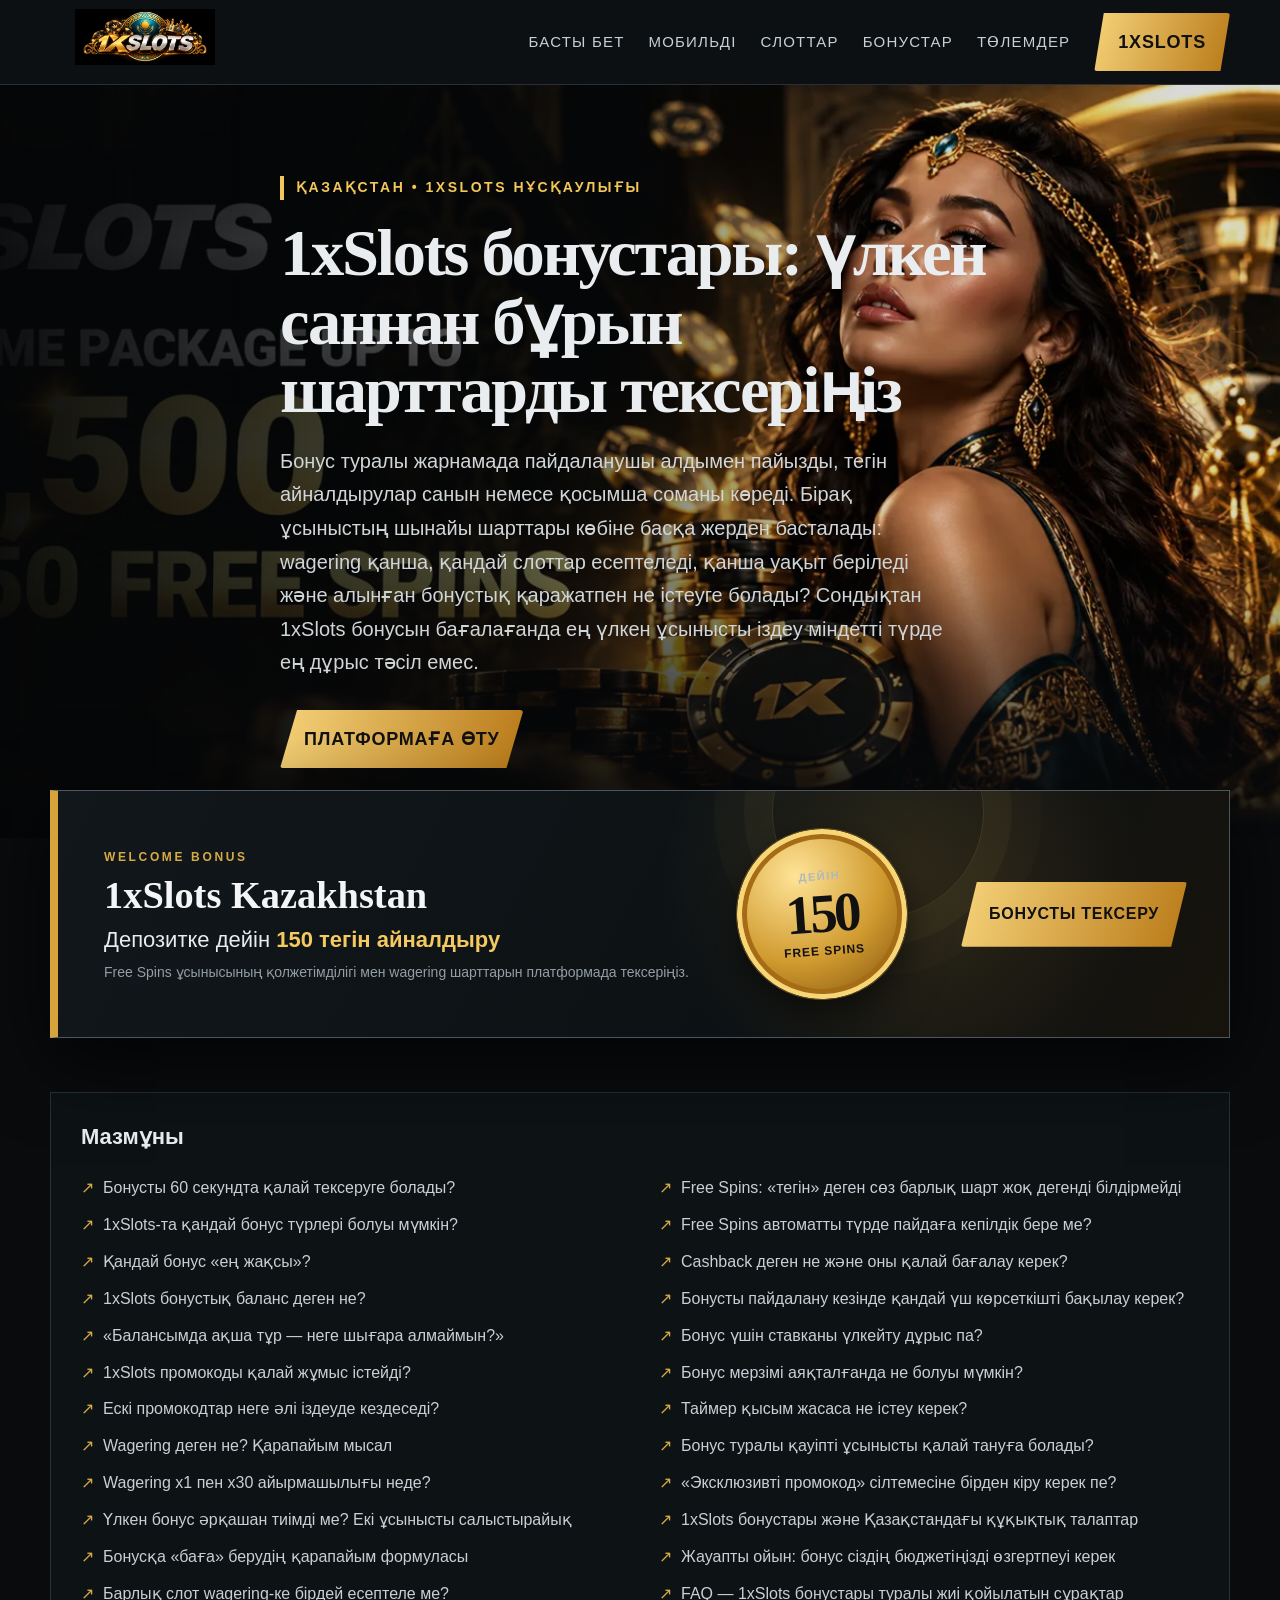
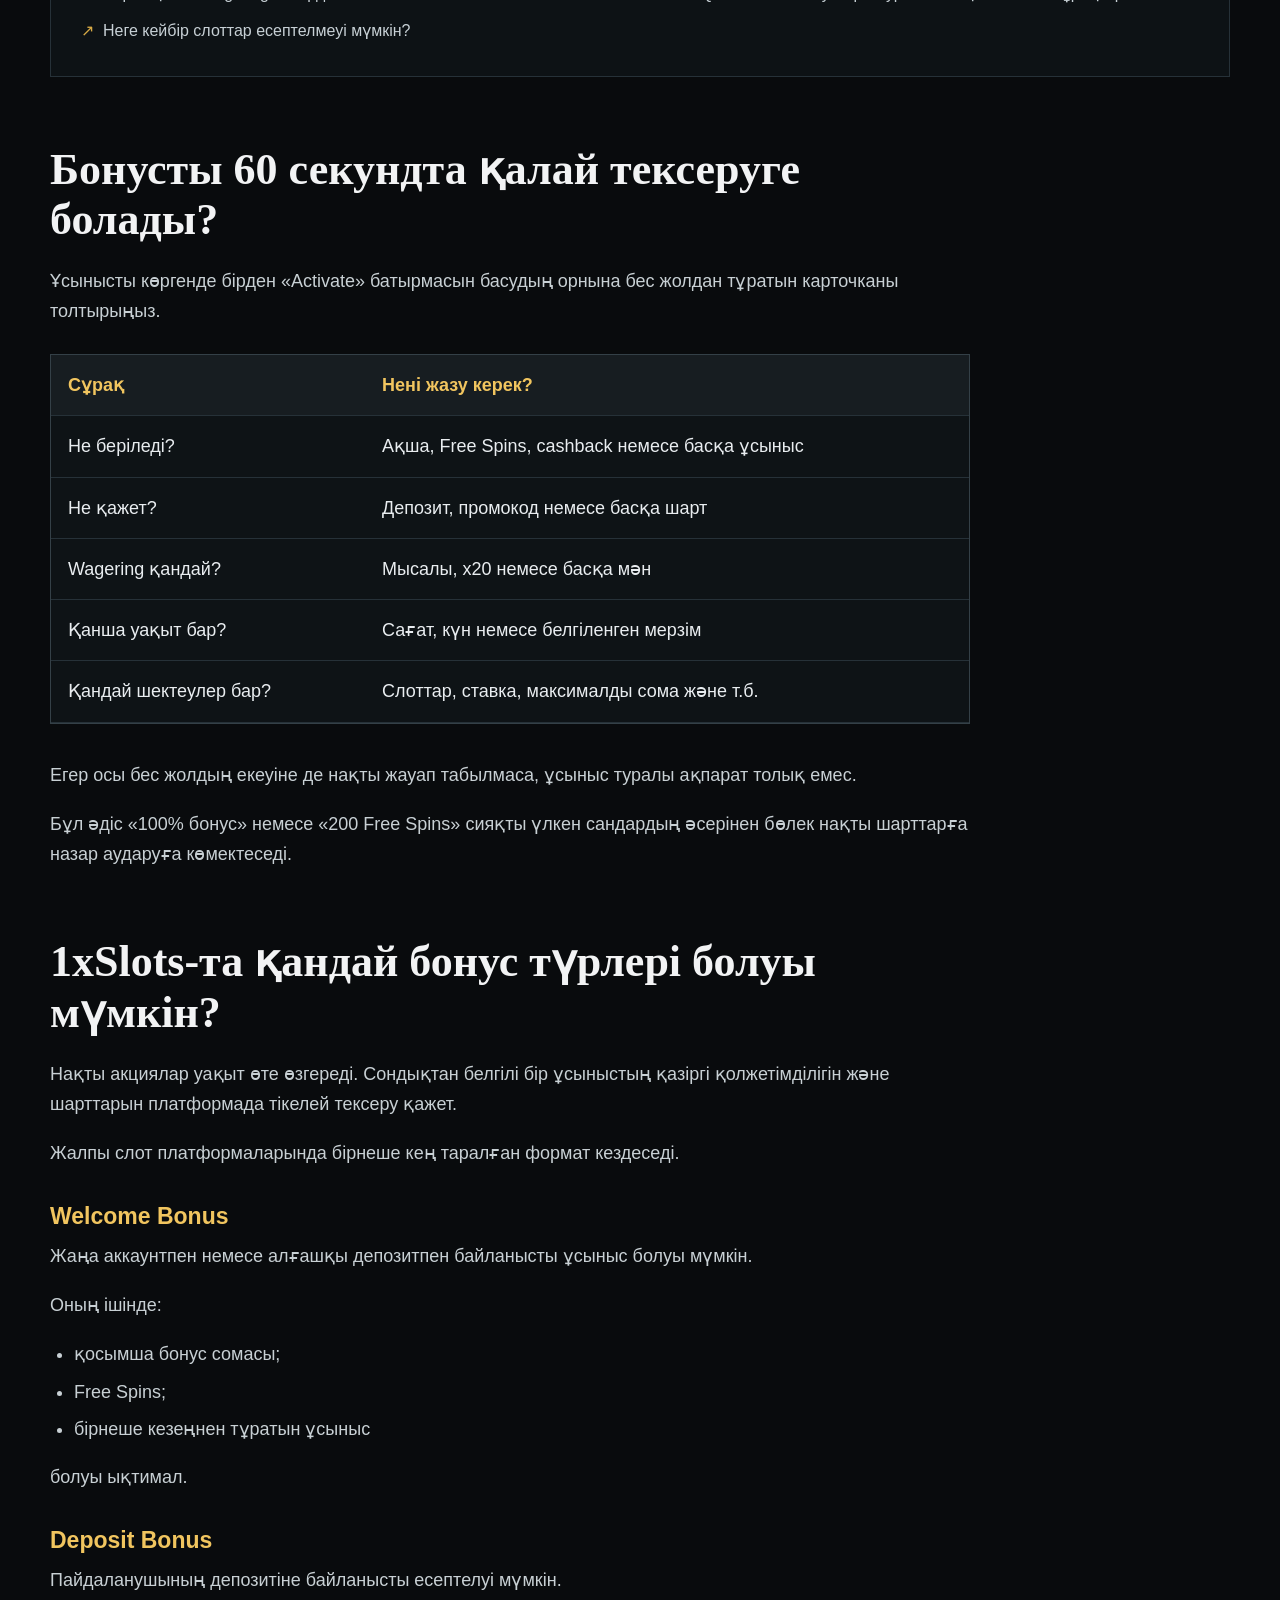
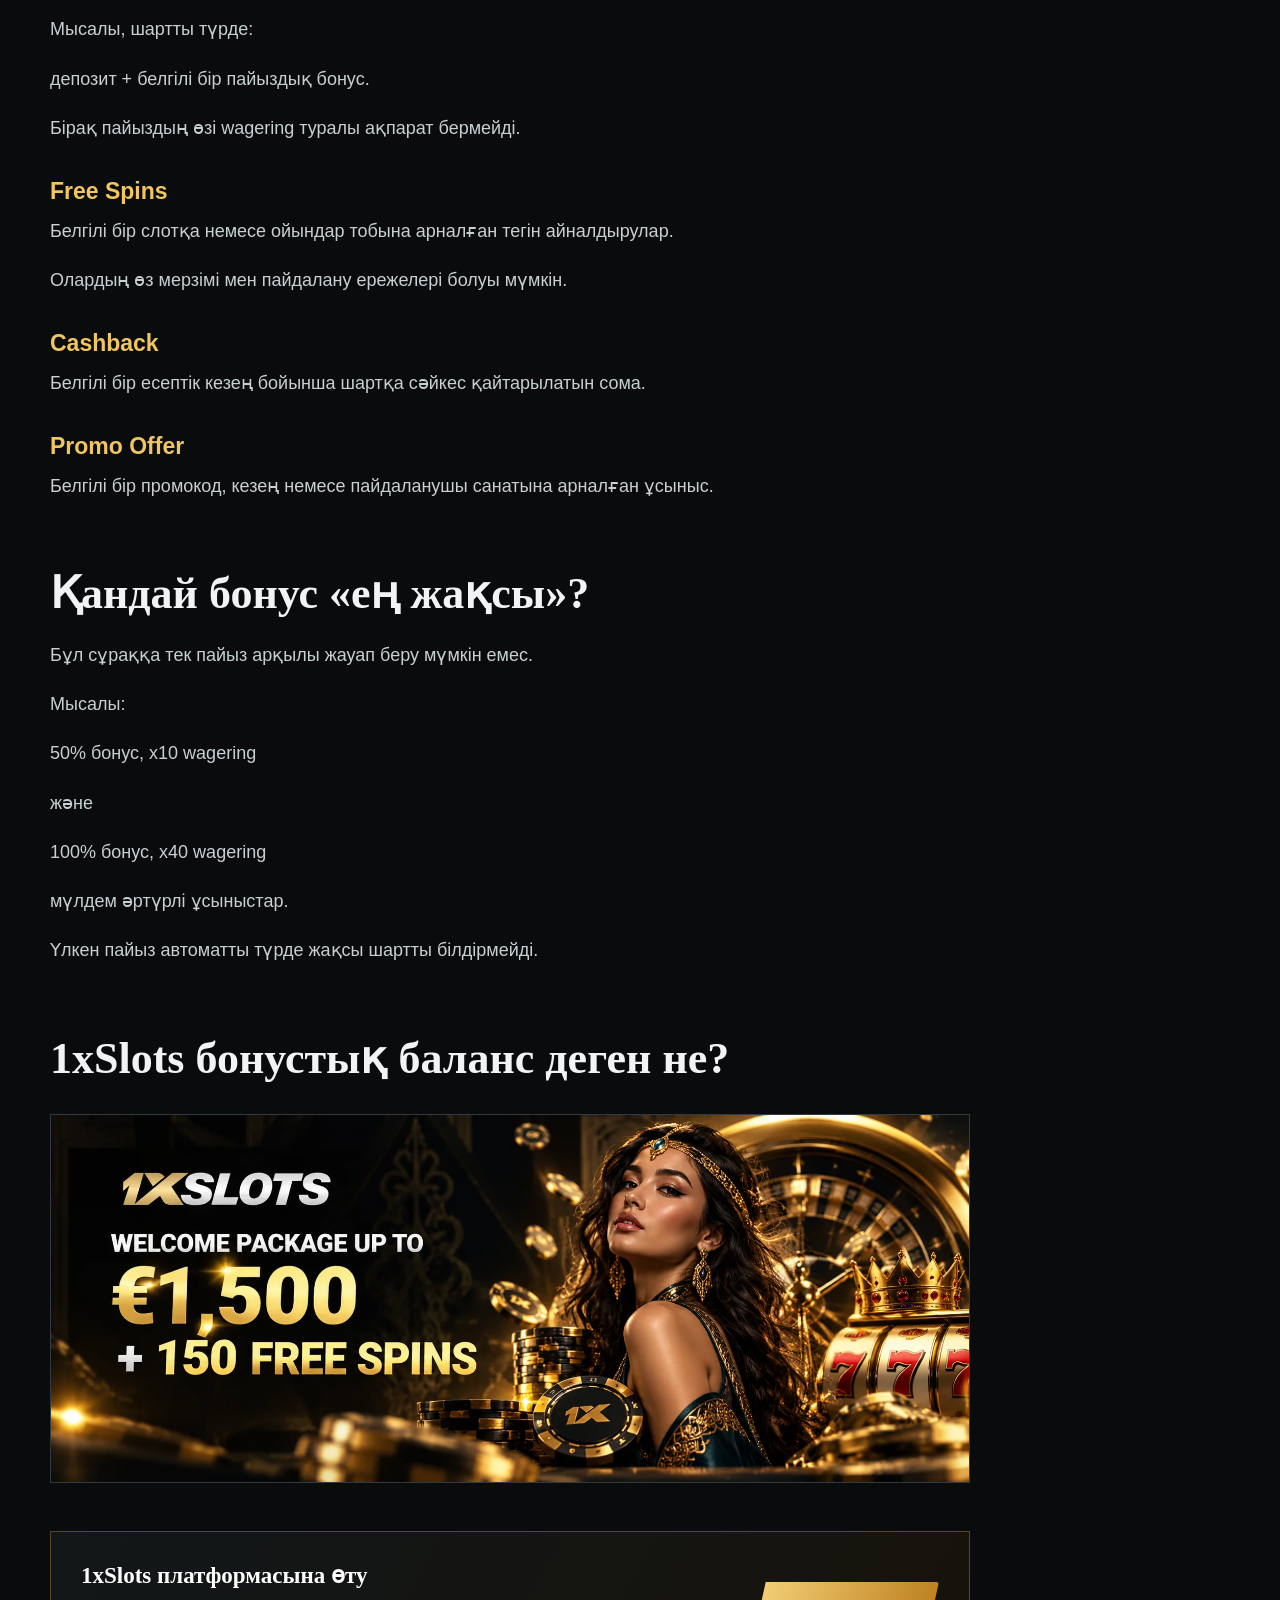
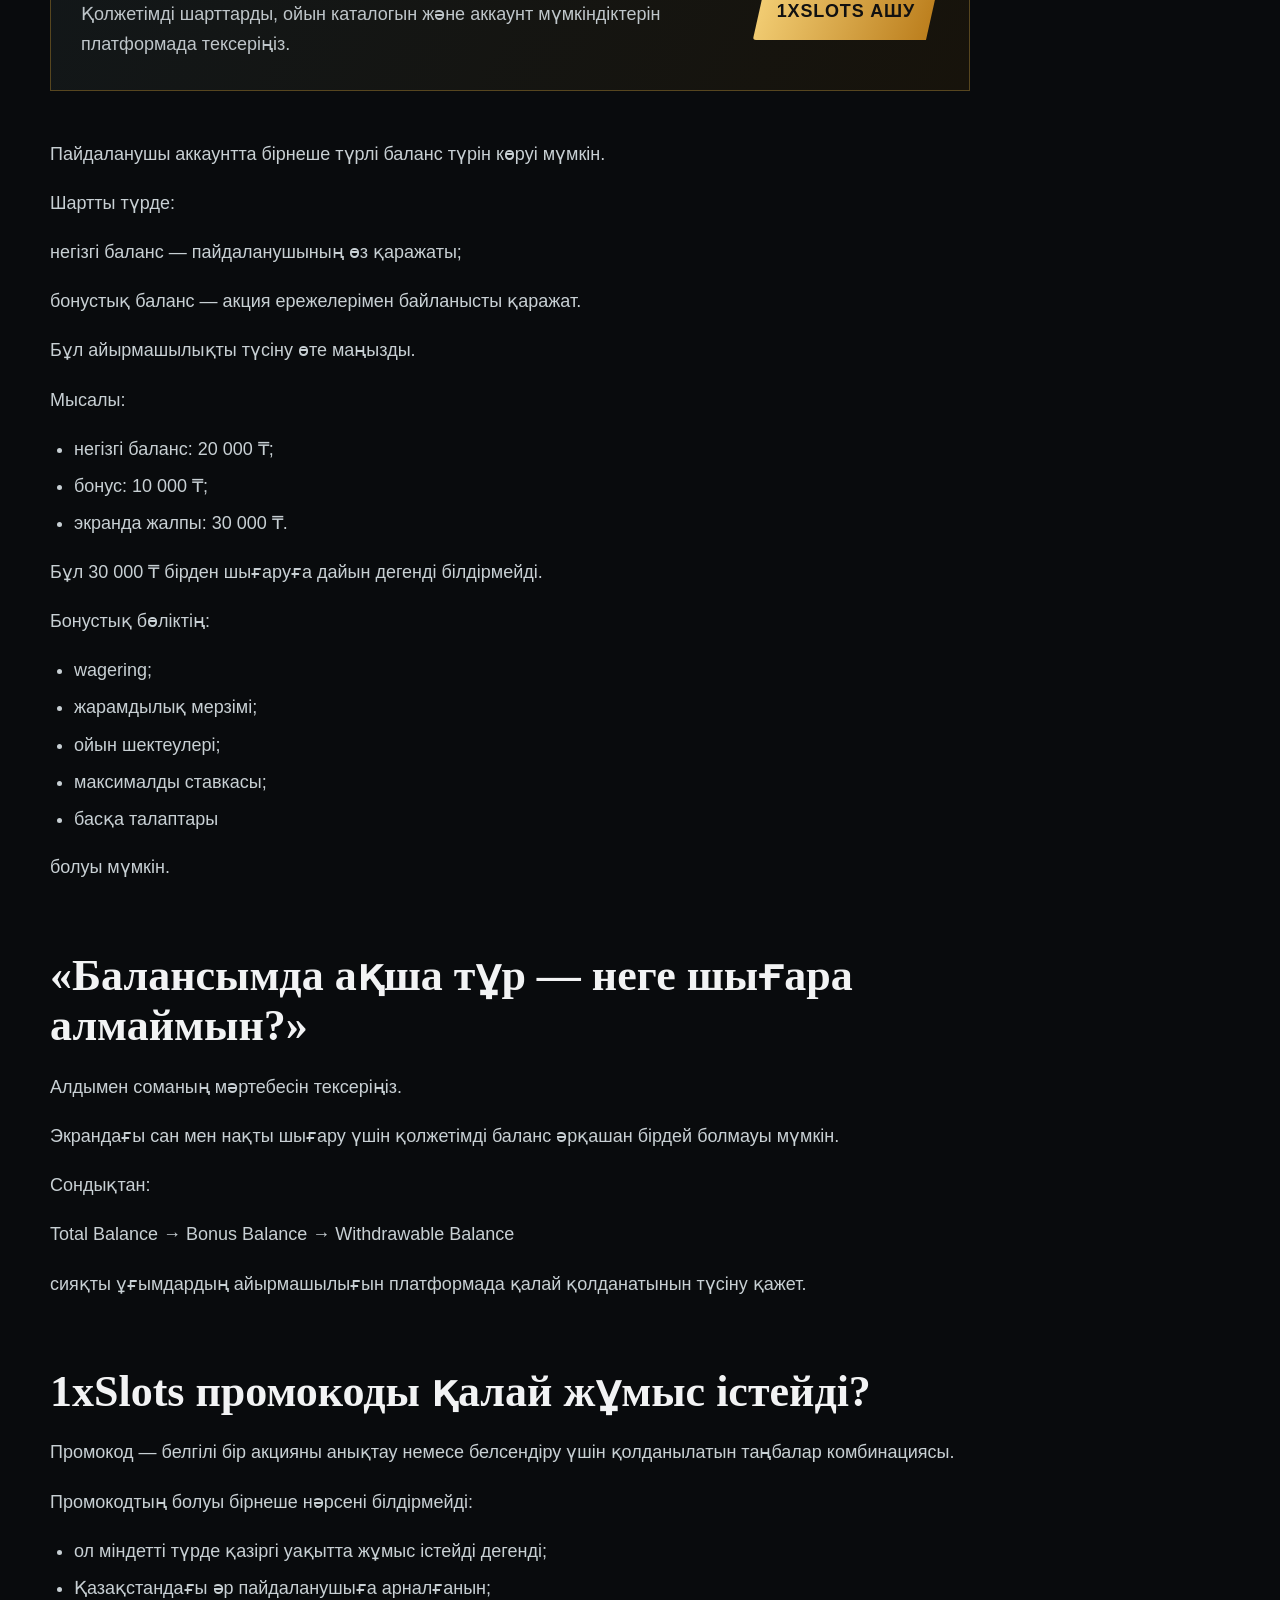
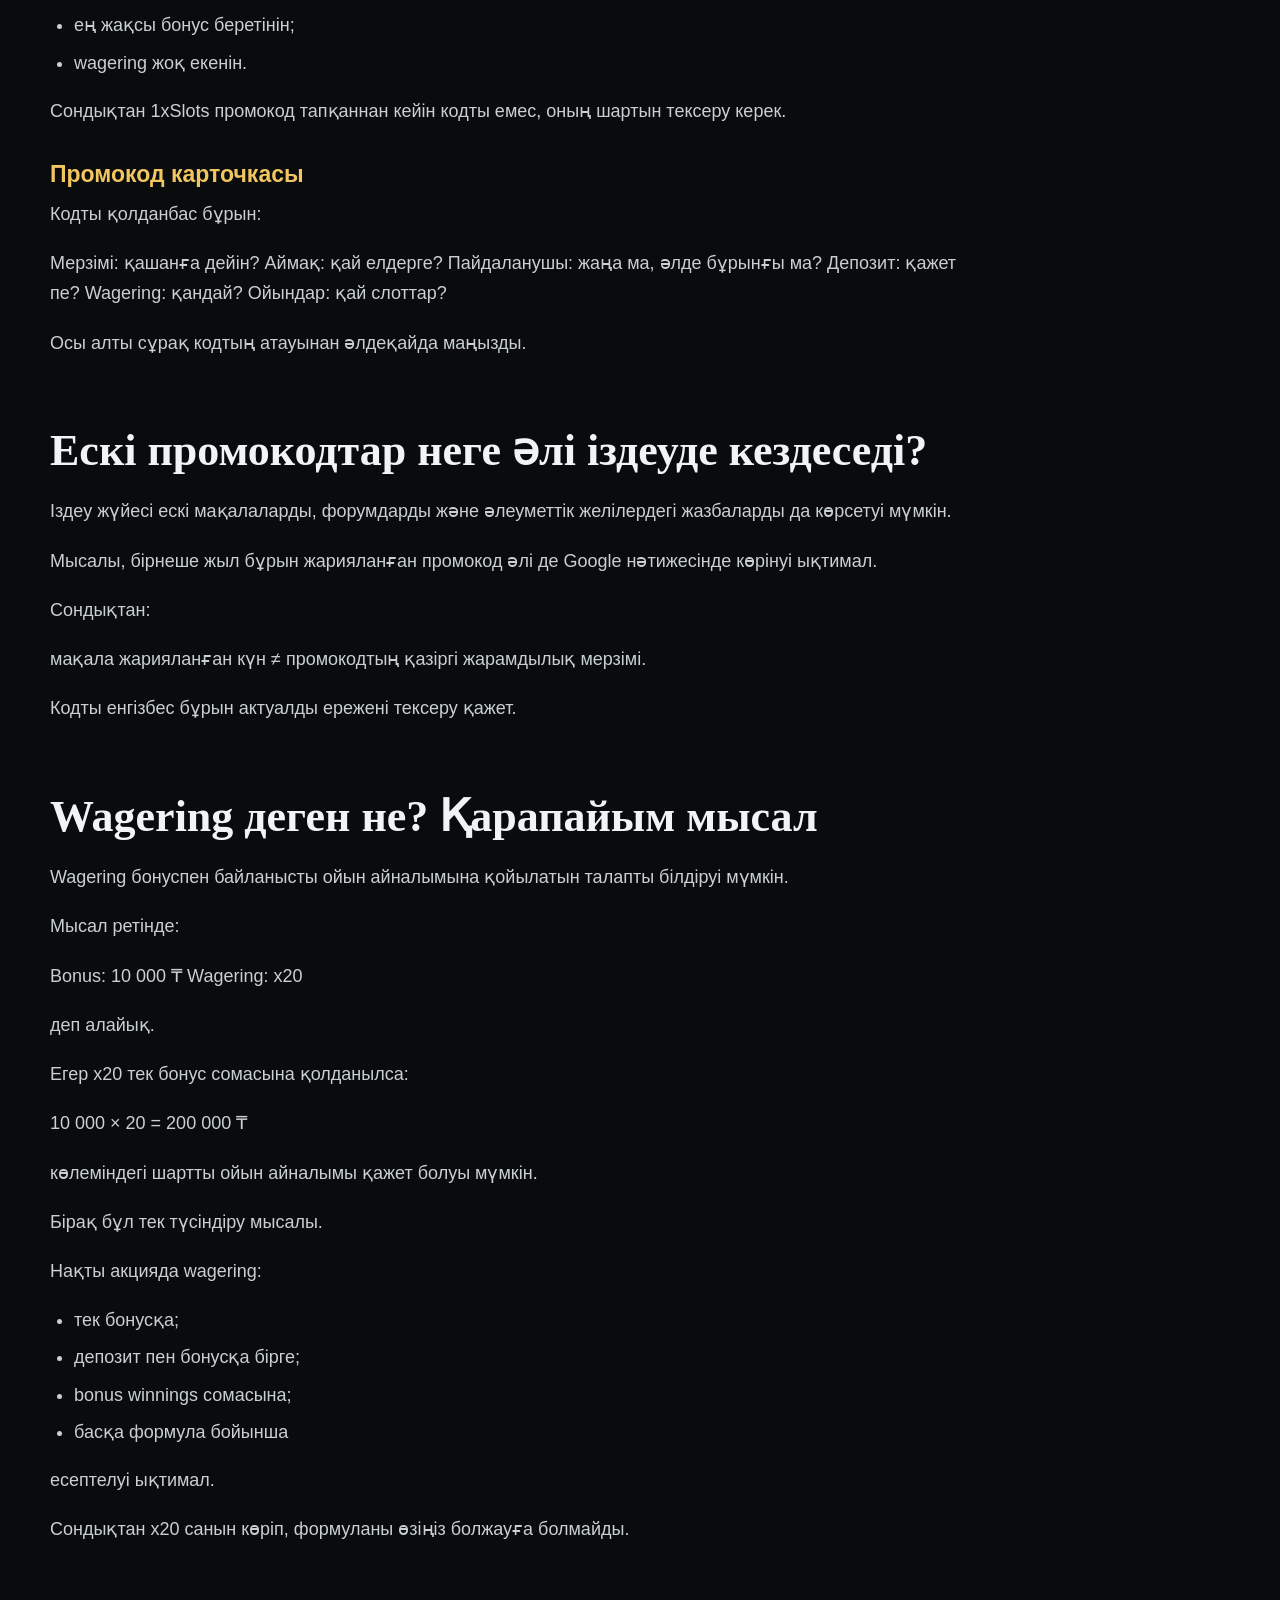
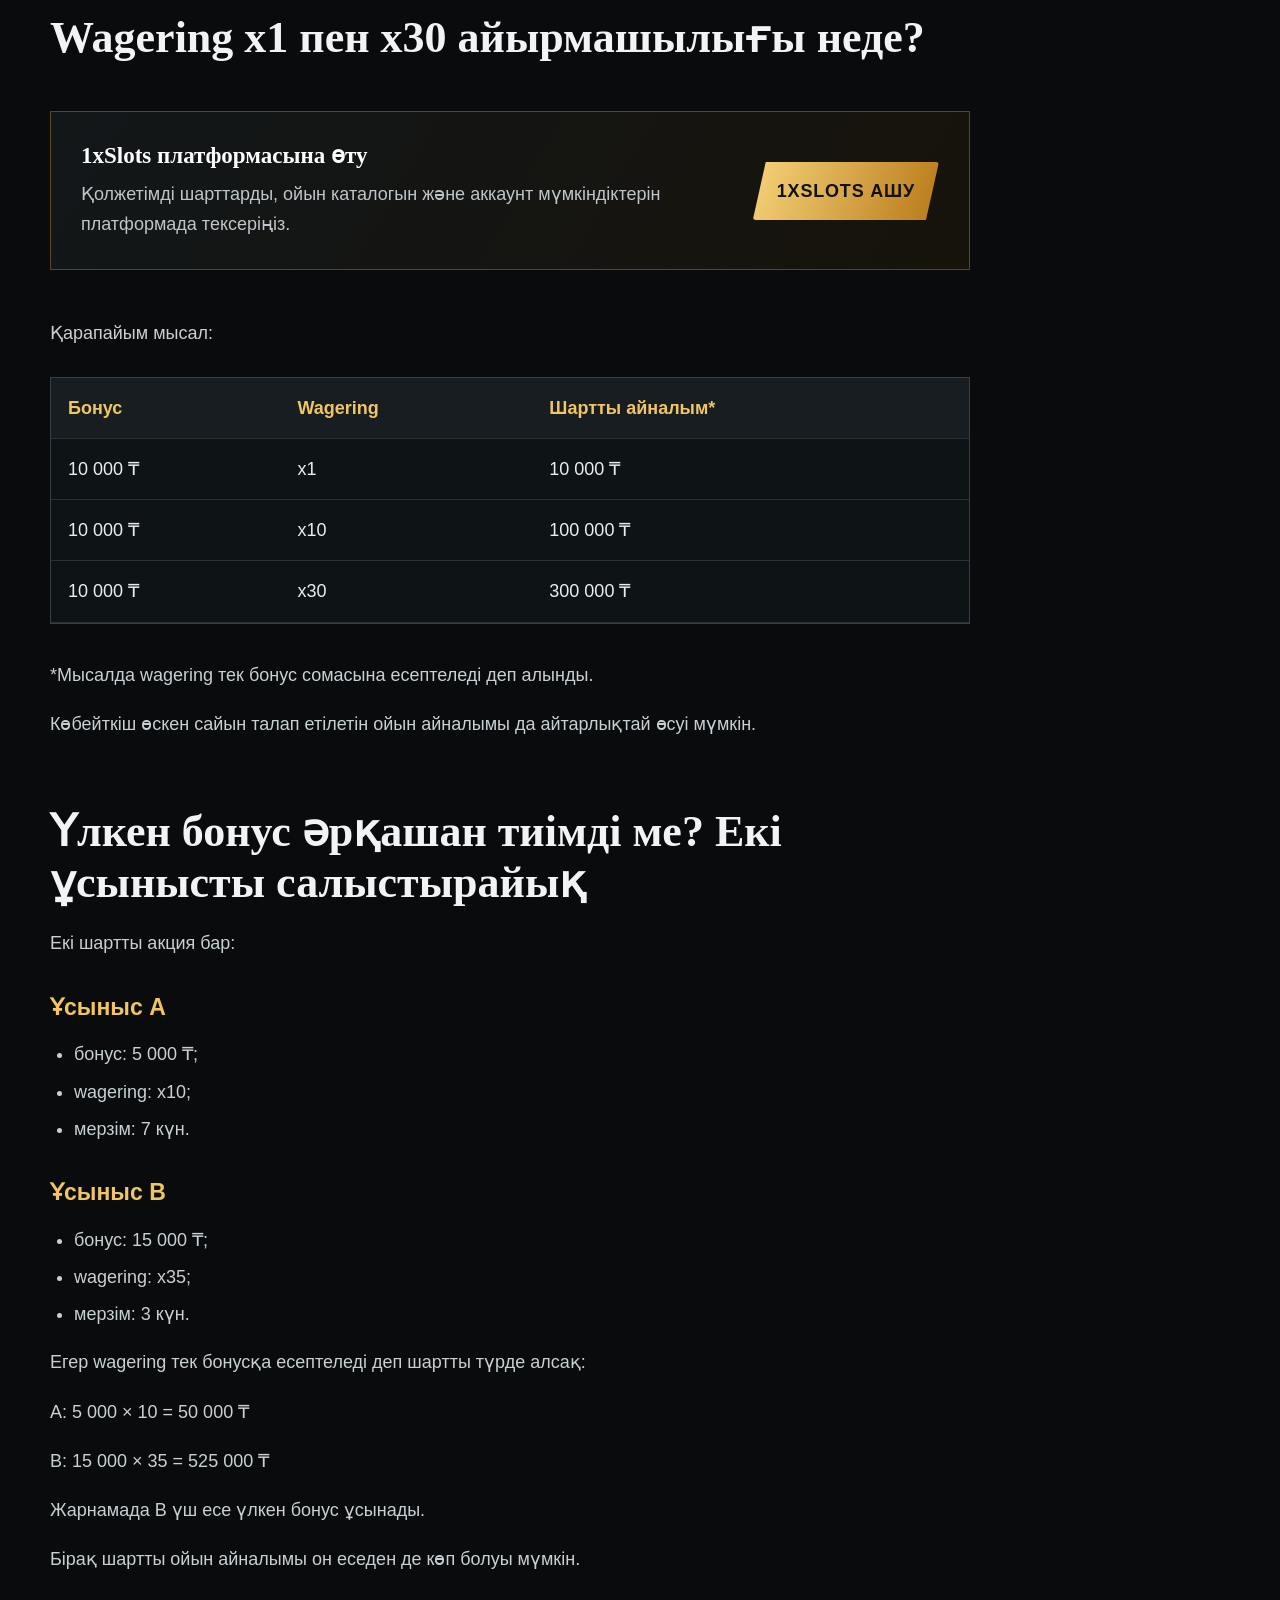
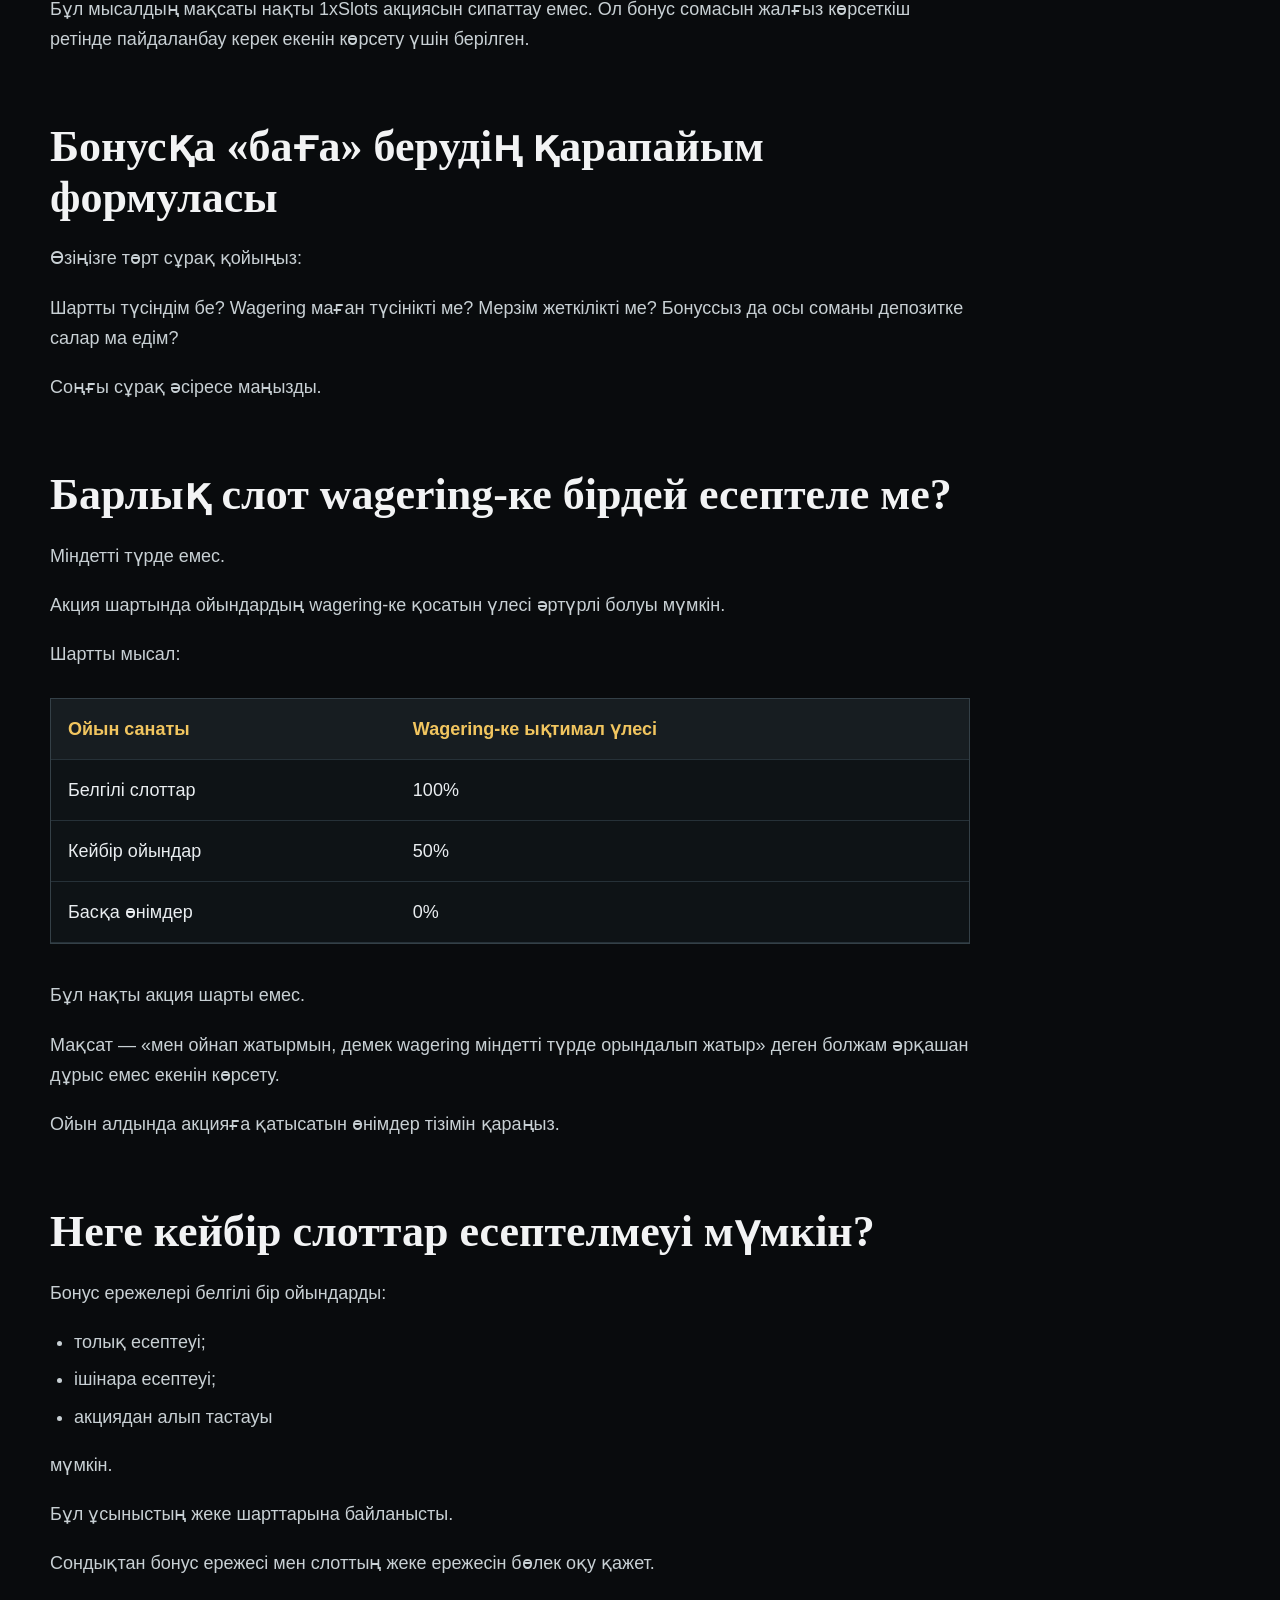
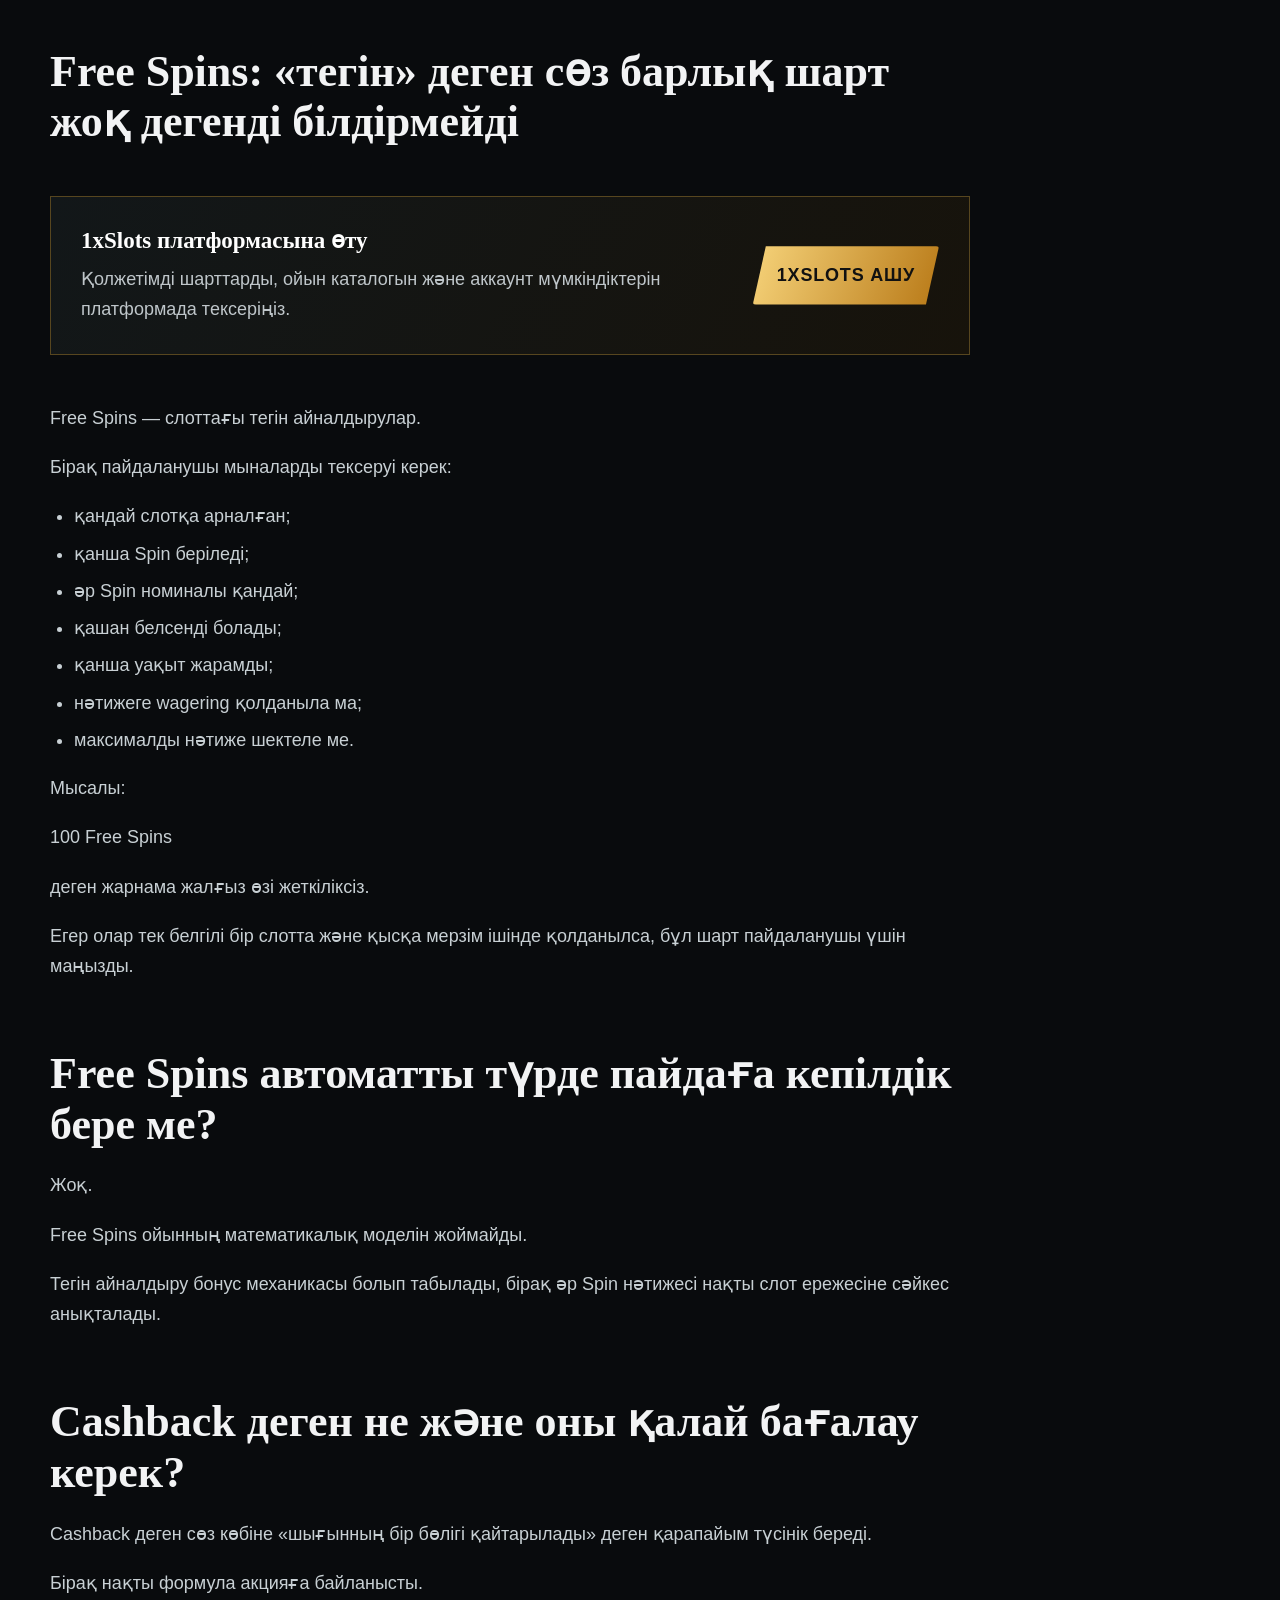
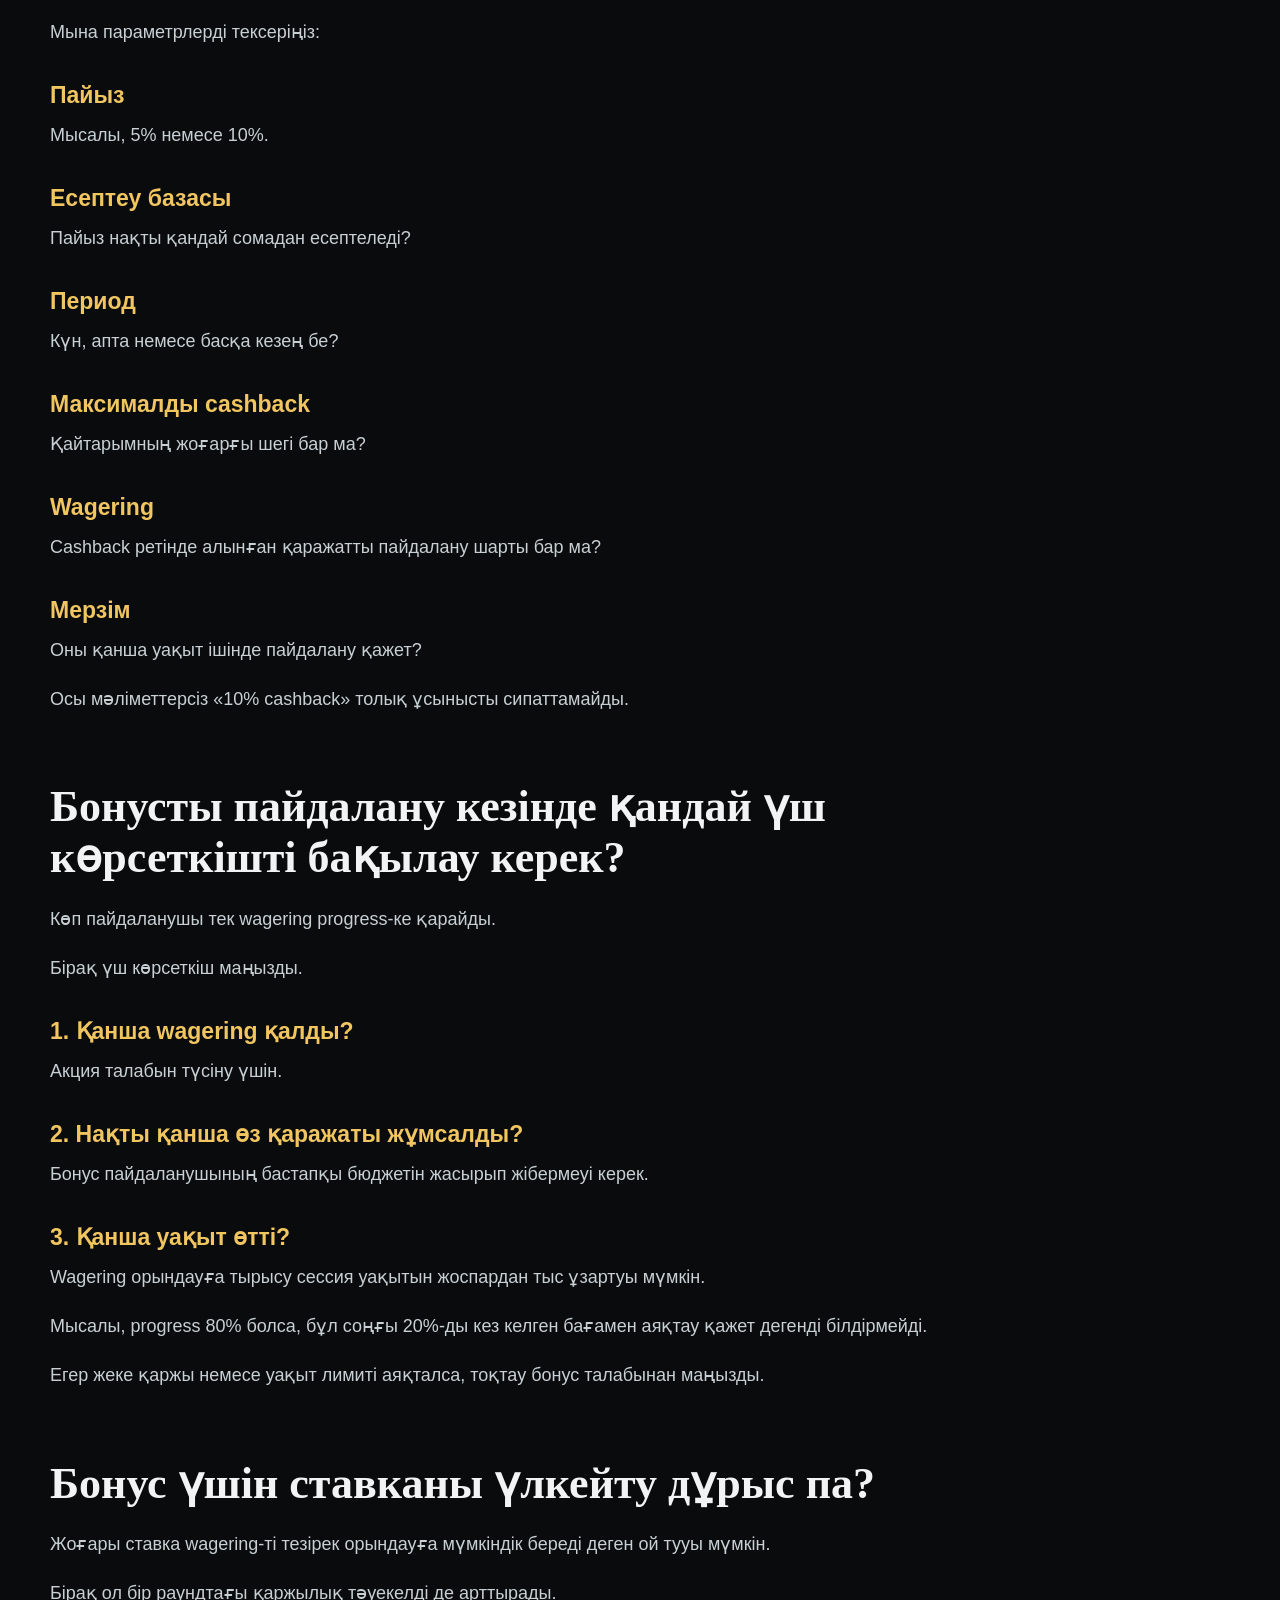
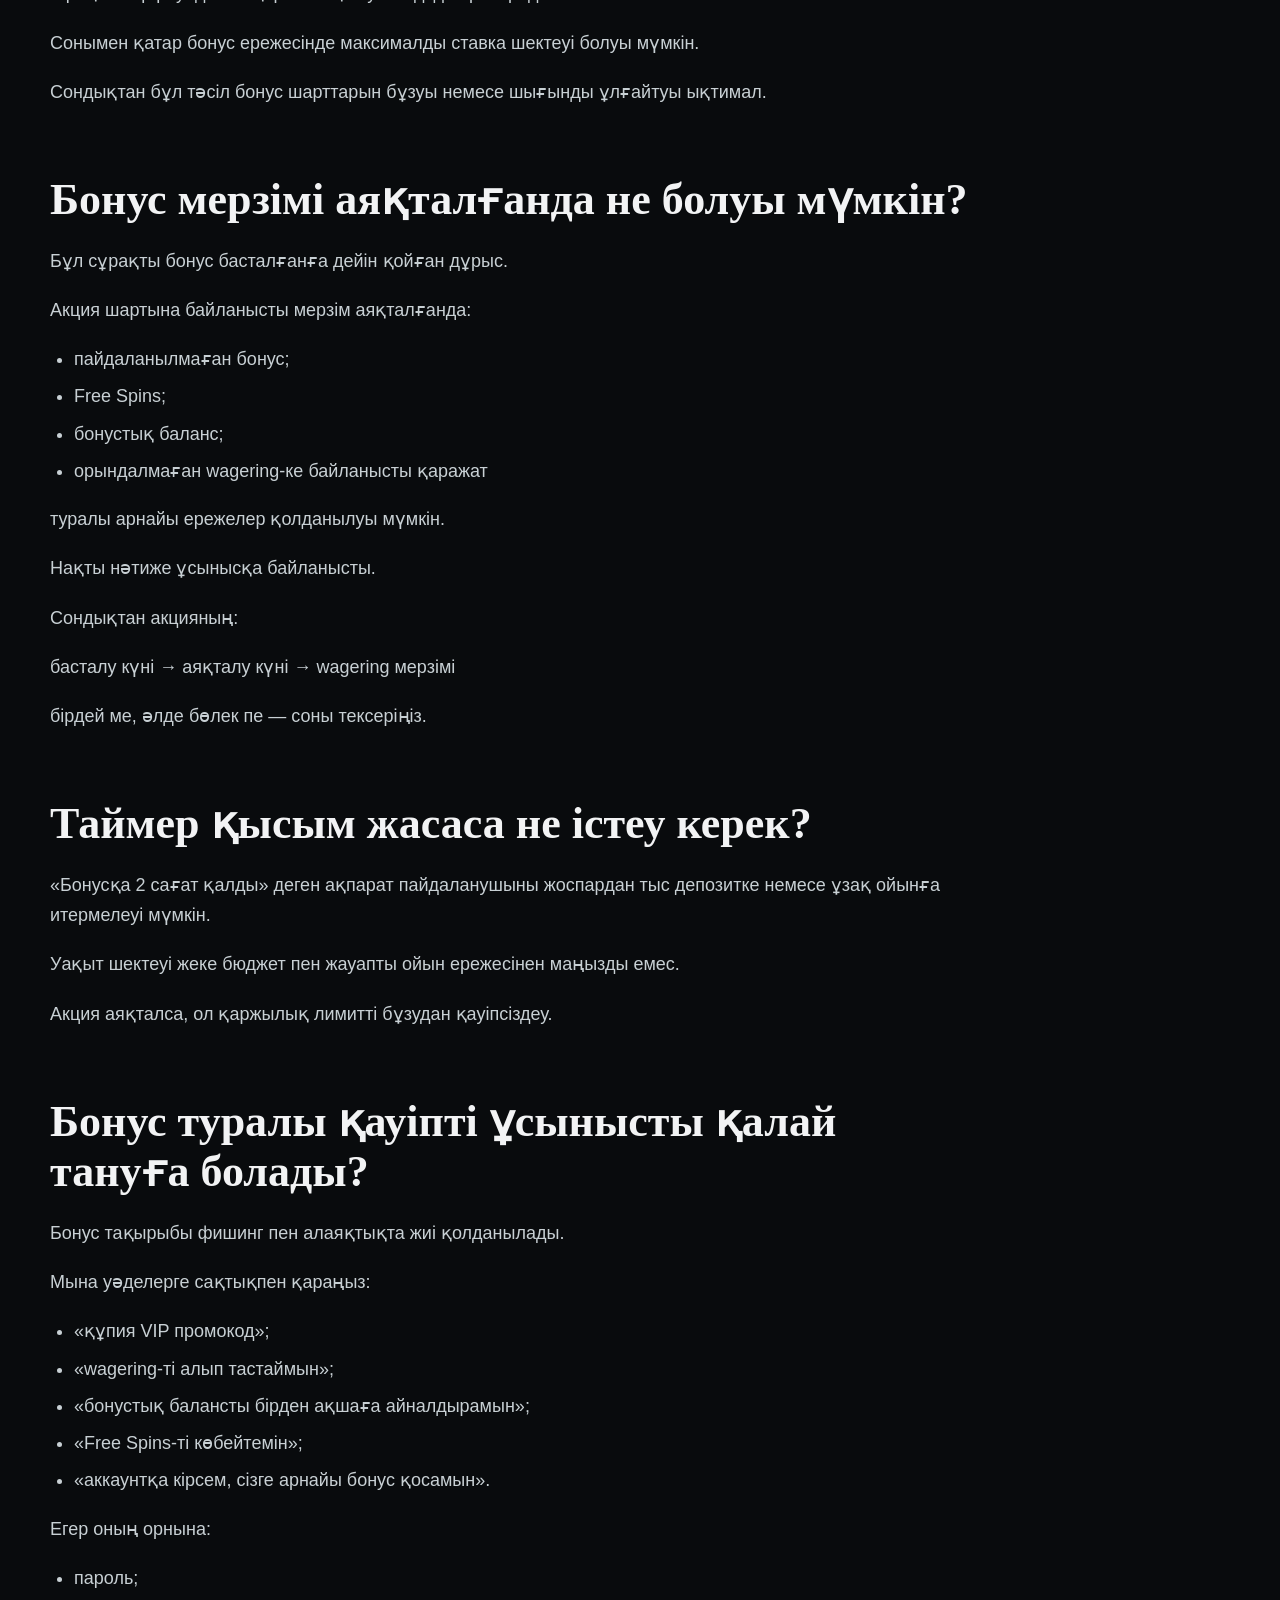
<file: bonuses/index.html>
<!doctype html><html lang="kk"><head><meta charset="utf-8"><meta name="viewport" content="width=device-width,initial-scale=1"><title>1xSlots бонустары — промокодтар, wagering және шарттар</title><meta name="description" content="1xSlots бонустарын қалай бағалауға болады: промокодтар, wagering, бонустық баланс, Free Spins, cashback және акция шарттарын түсіндіреміз."><link rel="canonical" href="https://kazakhstan-business.com/bonuses/"><meta name="robots" content="index,follow"><meta name="google-site-verification" content="Fn95gwhQaJIuSTz36BSD-wCy6BC4I4jT6tZDsOfP_Z8"><meta property="og:title" content="1xSlots бонустары — промокодтар, wagering және шарттар"><meta property="og:description" content="1xSlots бонустарын қалай бағалауға болады: промокодтар, wagering, бонустық баланс, Free Spins, cashback және акция шарттарын түсіндіреміз."><meta property="og:url" content="https://kazakhstan-business.com/bonuses/"><meta property="og:type" content="website"><meta property="og:image" content="https://kazakhstan-business.com/assets/img/bonus.webp"><meta name="twitter:card" content="summary_large_image"><link rel="icon" href="/favicon.png"><link rel="stylesheet" href="/assets/style.css"></head><body>
<header class="site-head"><div class="wrap head-inner"><a class="brand" href="/"><img src="/assets/img/logo.webp" alt="1xSlots Kazakhstan"></a><nav class="nav"><a href="/">Басты бет</a><a href="/mobile/">Мобильді</a><a href="/slots/">Слоттар</a><a href="/bonuses/">Бонустар</a><a href="/payments/">Төлемдер</a><a class="action" href="/go/">1xSlots</a></nav><details class="mobile-nav"><summary>Мәзір</summary><div class="mobile-panel"><a href="/">Басты бет</a><a href="/mobile/">Мобильді</a><a href="/slots/">Слоттар</a><a href="/bonuses/">Бонустар</a><a href="/payments/">Төлемдер</a><a class="action" href="/go/">1xSlots ашу</a></div></details></div></header>
<section class="hero"><div class="hero-media"><img src="/assets/img/bonus.webp" alt="1xSlots Kazakhstan"></div><div class="wrap hero-copy"><span class="eyebrow">Қазақстан • 1xSlots нұсқаулығы</span><h1>1xSlots бонустары: үлкен саннан бұрын шарттарды тексеріңіз</h1><p>Бонус туралы жарнамада пайдаланушы алдымен пайызды, тегін айналдырулар санын немесе қосымша соманы көреді. Бірақ ұсыныстың шынайы шарттары көбіне басқа жерден басталады: wagering қанша, қандай слоттар есептеледі, қанша уақыт беріледі және алынған бонустық қаражатпен не істеуге болады? Сондықтан 1xSlots бонусын бағалағанда ең үлкен ұсынысты іздеу міндетті түрде ең дұрыс тәсіл емес.</p><div class="hero-actions"><a class="action" href="/go/">Платформаға өту</a></div></div></section>
<main class="content"><div class="wrap"><aside class="top-promo bonus-promo"><div class="bonus-copy"><span class="bonus-kicker">WELCOME BONUS</span><strong>1xSlots Kazakhstan</strong><span class="bonus-main">Депозитке дейін <b>150 тегін айналдыру</b></span><span class="bonus-note">Free Spins ұсынысының қолжетімділігі мен wagering шарттарын платформада тексеріңіз.</span></div><div class="bonus-badge"><span>ДЕЙІН</span><b>150</b><small>FREE SPINS</small></div><a class="action" href="/go/">Бонусты тексеру</a></aside><section class="toc"><h2>Мазмұны</h2><div class="toc-grid"><a href="#бонусты-60-секундта-қалай-тексеруге-болады">Бонусты 60 секундта қалай тексеруге болады?</a><a href="#1xslots-та-қандай-бонус-түрлері-болуы-мүмкін">1xSlots-та қандай бонус түрлері болуы мүмкін?</a><a href="#қандай-бонус-ең-жақсы">Қандай бонус «ең жақсы»?</a><a href="#1xslots-бонустық-баланс-деген-не">1xSlots бонустық баланс деген не?</a><a href="#балансымда-ақша-тұр-неге-шығара-алмаймын">«Балансымда ақша тұр — неге шығара алмаймын?»</a><a href="#1xslots-промокоды-қалай-жұмыс-істейді">1xSlots промокоды қалай жұмыс істейді?</a><a href="#ескі-промокодтар-неге-әлі-іздеуде-кездеседі">Ескі промокодтар неге әлі іздеуде кездеседі?</a><a href="#wagering-деген-не-қарапайым-мысал">Wagering деген не? Қарапайым мысал</a><a href="#wagering-x1-пен-x30-айырмашылығы-неде">Wagering x1 пен x30 айырмашылығы неде?</a><a href="#үлкен-бонус-әрқашан-тиімді-ме-екі-ұсынысты-салыстырайық">Үлкен бонус әрқашан тиімді ме? Екі ұсынысты салыстырайық</a><a href="#бонусқа-баға-берудің-қарапайым-формуласы">Бонусқа «баға» берудің қарапайым формуласы</a><a href="#барлық-слот-wagering-ке-бірдей-есептеле-ме">Барлық слот wagering-ке бірдей есептеле ме?</a><a href="#неге-кейбір-слоттар-есептелмеуі-мүмкін">Неге кейбір слоттар есептелмеуі мүмкін?</a><a href="#free-spins-тегін-деген-сөз-барлық-шарт-жоқ-дегенді-білдірмейді">Free Spins: «тегін» деген сөз барлық шарт жоқ дегенді білдірмейді</a><a href="#free-spins-автоматты-түрде-пайдаға-кепілдік-бере-ме">Free Spins автоматты түрде пайдаға кепілдік бере ме?</a><a href="#cashback-деген-не-және-оны-қалай-бағалау-керек">Cashback деген не және оны қалай бағалау керек?</a><a href="#бонусты-пайдалану-кезінде-қандай-үш-көрсеткішті-бақылау-керек">Бонусты пайдалану кезінде қандай үш көрсеткішті бақылау керек?</a><a href="#бонус-үшін-ставканы-үлкейту-дұрыс-па">Бонус үшін ставканы үлкейту дұрыс па?</a><a href="#бонус-мерзімі-аяқталғанда-не-болуы-мүмкін">Бонус мерзімі аяқталғанда не болуы мүмкін?</a><a href="#таймер-қысым-жасаса-не-істеу-керек">Таймер қысым жасаса не істеу керек?</a><a href="#бонус-туралы-қауіпті-ұсынысты-қалай-тануға-болады">Бонус туралы қауіпті ұсынысты қалай тануға болады?</a><a href="#эксклюзивті-промокод-сілтемесіне-бірден-кіру-керек-пе">«Эксклюзивті промокод» сілтемесіне бірден кіру керек пе?</a><a href="#1xslots-бонустары-және-қазақстандағы-құқықтық-талаптар">1xSlots бонустары және Қазақстандағы құқықтық талаптар</a><a href="#жауапты-ойын-бонус-сіздің-бюджетіңізді-өзгертпеуі-керек">Жауапты ойын: бонус сіздің бюджетіңізді өзгертпеуі керек</a><a href="#faq-1xslots-бонустары-туралы-жиі-қойылатын-сұрақтар">FAQ — 1xSlots бонустары туралы жиі қойылатын сұрақтар</a></div></section><article class="article"><h2 class="jump" id="бонусты-60-секундта-қалай-тексеруге-болады">Бонусты 60 секундта қалай тексеруге болады?</h2>
<p>Ұсынысты көргенде бірден «Activate» батырмасын басудың орнына бес жолдан тұратын карточканы толтырыңыз.</p>
<div class="table-wrap"><table><tr><td>Сұрақ</td><td>Нені жазу керек?</td></tr><tr><td>Не беріледі?</td><td>Ақша, Free Spins, cashback немесе басқа ұсыныс</td></tr><tr><td>Не қажет?</td><td>Депозит, промокод немесе басқа шарт</td></tr><tr><td>Wagering қандай?</td><td>Мысалы, x20 немесе басқа мән</td></tr><tr><td>Қанша уақыт бар?</td><td>Сағат, күн немесе белгіленген мерзім</td></tr><tr><td>Қандай шектеулер бар?</td><td>Слоттар, ставка, максималды сома және т.б.</td></tr></table></div>
<p>Егер осы бес жолдың екеуіне де нақты жауап табылмаса, ұсыныс туралы ақпарат толық емес.</p>
<p>Бұл әдіс «100% бонус» немесе «200 Free Spins» сияқты үлкен сандардың әсерінен бөлек нақты шарттарға назар аударуға көмектеседі.</p>
<h2 class="jump" id="1xslots-та-қандай-бонус-түрлері-болуы-мүмкін">1xSlots-та қандай бонус түрлері болуы мүмкін?</h2>
<p>Нақты акциялар уақыт өте өзгереді. Сондықтан белгілі бір ұсыныстың қазіргі қолжетімділігін және шарттарын платформада тікелей тексеру қажет.</p>
<p>Жалпы слот платформаларында бірнеше кең таралған формат кездеседі.</p>
<h3>Welcome Bonus</h3>
<p>Жаңа аккаунтпен немесе алғашқы депозитпен байланысты ұсыныс болуы мүмкін.</p>
<p>Оның ішінде:</p>
<ul>
<li>қосымша бонус сомасы;</li>
<li>Free Spins;</li>
<li>бірнеше кезеңнен тұратын ұсыныс</li>
</ul>
<p>болуы ықтимал.</p>
<h3>Deposit Bonus</h3>
<p>Пайдаланушының депозитіне байланысты есептелуі мүмкін.</p>
<p>Мысалы, шартты түрде:</p>
<p>депозит + белгілі бір пайыздық бонус.</p>
<p>Бірақ пайыздың өзі wagering туралы ақпарат бермейді.</p>
<h3>Free Spins</h3>
<p>Белгілі бір слотқа немесе ойындар тобына арналған тегін айналдырулар.</p>
<p>Олардың өз мерзімі мен пайдалану ережелері болуы мүмкін.</p>
<h3>Cashback</h3>
<p>Белгілі бір есептік кезең бойынша шартқа сәйкес қайтарылатын сома.</p>
<h3>Promo Offer</h3>
<p>Белгілі бір промокод, кезең немесе пайдаланушы санатына арналған ұсыныс.</p>
<h2 class="jump" id="қандай-бонус-ең-жақсы">Қандай бонус «ең жақсы»?</h2>
<p>Бұл сұраққа тек пайыз арқылы жауап беру мүмкін емес.</p>
<p>Мысалы:</p>
<p>50% бонус, x10 wagering</p>
<p>және</p>
<p>100% бонус, x40 wagering</p>
<p>мүлдем әртүрлі ұсыныстар.</p>
<p>Үлкен пайыз автоматты түрде жақсы шартты білдірмейді.</p>
<h2 class="jump" id="1xslots-бонустық-баланс-деген-не">1xSlots бонустық баланс деген не?</h2>
<figure class="section-img"><img src="/assets/img/bonus.webp" alt="1xSlots Kazakhstan" loading="lazy"></figure>
<aside class="promo"><div><h3>1xSlots платформасына өту</h3><p>Қолжетімді шарттарды, ойын каталогын және аккаунт мүмкіндіктерін платформада тексеріңіз.</p></div><a class="action" href="/go/">1xSlots ашу</a></aside>
<p>Пайдаланушы аккаунтта бірнеше түрлі баланс түрін көруі мүмкін.</p>
<p>Шартты түрде:</p>
<p>негізгі баланс — пайдаланушының өз қаражаты;</p>
<p>бонустық баланс — акция ережелерімен байланысты қаражат.</p>
<p>Бұл айырмашылықты түсіну өте маңызды.</p>
<p>Мысалы:</p>
<ul>
<li>негізгі баланс: 20 000 ₸;</li>
<li>бонус: 10 000 ₸;</li>
<li>экранда жалпы: 30 000 ₸.</li>
</ul>
<p>Бұл 30 000 ₸ бірден шығаруға дайын дегенді білдірмейді.</p>
<p>Бонустық бөліктің:</p>
<ul>
<li>wagering;</li>
<li>жарамдылық мерзімі;</li>
<li>ойын шектеулері;</li>
<li>максималды ставкасы;</li>
<li>басқа талаптары</li>
</ul>
<p>болуы мүмкін.</p>
<h2 class="jump" id="балансымда-ақша-тұр-неге-шығара-алмаймын">«Балансымда ақша тұр — неге шығара алмаймын?»</h2>
<p>Алдымен соманың мәртебесін тексеріңіз.</p>
<p>Экрандағы сан мен нақты шығару үшін қолжетімді баланс әрқашан бірдей болмауы мүмкін.</p>
<p>Сондықтан:</p>
<p>Total Balance → Bonus Balance → Withdrawable Balance</p>
<p>сияқты ұғымдардың айырмашылығын платформада қалай қолданатынын түсіну қажет.</p>
<h2 class="jump" id="1xslots-промокоды-қалай-жұмыс-істейді">1xSlots промокоды қалай жұмыс істейді?</h2>
<p>Промокод — белгілі бір акцияны анықтау немесе белсендіру үшін қолданылатын таңбалар комбинациясы.</p>
<p>Промокодтың болуы бірнеше нәрсені білдірмейді:</p>
<ul>
<li>ол міндетті түрде қазіргі уақытта жұмыс істейді дегенді;</li>
<li>Қазақстандағы әр пайдаланушыға арналғанын;</li>
<li>ең жақсы бонус беретінін;</li>
<li>wagering жоқ екенін.</li>
</ul>
<p>Сондықтан 1xSlots промокод тапқаннан кейін кодты емес, оның шартын тексеру керек.</p>
<h3>Промокод карточкасы</h3>
<p>Кодты қолданбас бұрын:</p>
<p>Мерзімі: қашанға дейін?
Аймақ: қай елдерге?
Пайдаланушы: жаңа ма, әлде бұрынғы ма?
Депозит: қажет пе?
Wagering: қандай?
Ойындар: қай слоттар?</p>
<p>Осы алты сұрақ кодтың атауынан әлдеқайда маңызды.</p>
<h2 class="jump" id="ескі-промокодтар-неге-әлі-іздеуде-кездеседі">Ескі промокодтар неге әлі іздеуде кездеседі?</h2>
<p>Іздеу жүйесі ескі мақалаларды, форумдарды және әлеуметтік желілердегі жазбаларды да көрсетуі мүмкін.</p>
<p>Мысалы, бірнеше жыл бұрын жарияланған промокод әлі де Google нәтижесінде көрінуі ықтимал.</p>
<p>Сондықтан:</p>
<p>мақала жарияланған күн ≠ промокодтың қазіргі жарамдылық мерзімі.</p>
<p>Кодты енгізбес бұрын актуалды ережені тексеру қажет.</p>
<h2 class="jump" id="wagering-деген-не-қарапайым-мысал">Wagering деген не? Қарапайым мысал</h2>
<p>Wagering бонуспен байланысты ойын айналымына қойылатын талапты білдіруі мүмкін.</p>
<p>Мысал ретінде:</p>
<p>Bonus: 10 000 ₸
Wagering: x20</p>
<p>деп алайық.</p>
<p>Егер x20 тек бонус сомасына қолданылса:</p>
<p>10 000 × 20 = 200 000 ₸</p>
<p>көлеміндегі шартты ойын айналымы қажет болуы мүмкін.</p>
<p>Бірақ бұл тек түсіндіру мысалы.</p>
<p>Нақты акцияда wagering:</p>
<ul>
<li>тек бонусқа;</li>
<li>депозит пен бонусқа бірге;</li>
<li>bonus winnings сомасына;</li>
<li>басқа формула бойынша</li>
</ul>
<p>есептелуі ықтимал.</p>
<p>Сондықтан x20 санын көріп, формуланы өзіңіз болжауға болмайды.</p>
<h2 class="jump" id="wagering-x1-пен-x30-айырмашылығы-неде">Wagering x1 пен x30 айырмашылығы неде?</h2>
<aside class="promo"><div><h3>1xSlots платформасына өту</h3><p>Қолжетімді шарттарды, ойын каталогын және аккаунт мүмкіндіктерін платформада тексеріңіз.</p></div><a class="action" href="/go/">1xSlots ашу</a></aside>
<p>Қарапайым мысал:</p>
<div class="table-wrap"><table><tr><td>Бонус</td><td>Wagering</td><td>Шартты айналым*</td></tr><tr><td>10 000 ₸</td><td>x1</td><td>10 000 ₸</td></tr><tr><td>10 000 ₸</td><td>x10</td><td>100 000 ₸</td></tr><tr><td>10 000 ₸</td><td>x30</td><td>300 000 ₸</td></tr></table></div>
<p>*Мысалда wagering тек бонус сомасына есептеледі деп алынды.</p>
<p>Көбейткіш өскен сайын талап етілетін ойын айналымы да айтарлықтай өсуі мүмкін.</p>
<h2 class="jump" id="үлкен-бонус-әрқашан-тиімді-ме-екі-ұсынысты-салыстырайық">Үлкен бонус әрқашан тиімді ме? Екі ұсынысты салыстырайық</h2>
<p>Екі шартты акция бар:</p>
<h3>Ұсыныс A</h3>
<ul>
<li>бонус: 5 000 ₸;</li>
<li>wagering: x10;</li>
<li>мерзім: 7 күн.</li>
</ul>
<h3>Ұсыныс B</h3>
<ul>
<li>бонус: 15 000 ₸;</li>
<li>wagering: x35;</li>
<li>мерзім: 3 күн.</li>
</ul>
<p>Егер wagering тек бонусқа есептеледі деп шартты түрде алсақ:</p>
<p>A: 5 000 × 10 = 50 000 ₸</p>
<p>B: 15 000 × 35 = 525 000 ₸</p>
<p>Жарнамада B үш есе үлкен бонус ұсынады.</p>
<p>Бірақ шартты ойын айналымы он еседен де көп болуы мүмкін.</p>
<p>Бұл мысалдың мақсаты нақты 1xSlots акциясын сипаттау емес. Ол бонус сомасын жалғыз көрсеткіш ретінде пайдаланбау керек екенін көрсету үшін берілген.</p>
<h2 class="jump" id="бонусқа-баға-берудің-қарапайым-формуласы">Бонусқа «баға» берудің қарапайым формуласы</h2>
<p>Өзіңізге төрт сұрақ қойыңыз:</p>
<p>Шартты түсіндім бе?
Wagering маған түсінікті ме?
Мерзім жеткілікті ме?
Бонуссыз да осы соманы депозитке салар ма едім?</p>
<p>Соңғы сұрақ әсіресе маңызды.</p>
<h2 class="jump" id="барлық-слот-wagering-ке-бірдей-есептеле-ме">Барлық слот wagering-ке бірдей есептеле ме?</h2>
<p>Міндетті түрде емес.</p>
<p>Акция шартында ойындардың wagering-ке қосатын үлесі әртүрлі болуы мүмкін.</p>
<p>Шартты мысал:</p>
<div class="table-wrap"><table><tr><td>Ойын санаты</td><td>Wagering-ке ықтимал үлесі</td></tr><tr><td>Белгілі слоттар</td><td>100%</td></tr><tr><td>Кейбір ойындар</td><td>50%</td></tr><tr><td>Басқа өнімдер</td><td>0%</td></tr></table></div>
<p>Бұл нақты акция шарты емес.</p>
<p>Мақсат — «мен ойнап жатырмын, демек wagering міндетті түрде орындалып жатыр» деген болжам әрқашан дұрыс емес екенін көрсету.</p>
<p>Ойын алдында акцияға қатысатын өнімдер тізімін қараңыз.</p>
<h2 class="jump" id="неге-кейбір-слоттар-есептелмеуі-мүмкін">Неге кейбір слоттар есептелмеуі мүмкін?</h2>
<p>Бонус ережелері белгілі бір ойындарды:</p>
<ul>
<li>толық есептеуі;</li>
<li>ішінара есептеуі;</li>
<li>акциядан алып тастауы</li>
</ul>
<p>мүмкін.</p>
<p>Бұл ұсыныстың жеке шарттарына байланысты.</p>
<p>Сондықтан бонус ережесі мен слоттың жеке ережесін бөлек оқу қажет.</p>
<h2 class="jump" id="free-spins-тегін-деген-сөз-барлық-шарт-жоқ-дегенді-білдірмейді">Free Spins: «тегін» деген сөз барлық шарт жоқ дегенді білдірмейді</h2>
<aside class="promo"><div><h3>1xSlots платформасына өту</h3><p>Қолжетімді шарттарды, ойын каталогын және аккаунт мүмкіндіктерін платформада тексеріңіз.</p></div><a class="action" href="/go/">1xSlots ашу</a></aside>
<p>Free Spins — слоттағы тегін айналдырулар.</p>
<p>Бірақ пайдаланушы мыналарды тексеруі керек:</p>
<ul>
<li>қандай слотқа арналған;</li>
<li>қанша Spin беріледі;</li>
<li>әр Spin номиналы қандай;</li>
<li>қашан белсенді болады;</li>
<li>қанша уақыт жарамды;</li>
<li>нәтижеге wagering қолданыла ма;</li>
<li>максималды нәтиже шектеле ме.</li>
</ul>
<p>Мысалы:</p>
<p>100 Free Spins</p>
<p>деген жарнама жалғыз өзі жеткіліксіз.</p>
<p>Егер олар тек белгілі бір слотта және қысқа мерзім ішінде қолданылса, бұл шарт пайдаланушы үшін маңызды.</p>
<h2 class="jump" id="free-spins-автоматты-түрде-пайдаға-кепілдік-бере-ме">Free Spins автоматты түрде пайдаға кепілдік бере ме?</h2>
<p>Жоқ.</p>
<p>Free Spins ойынның математикалық моделін жоймайды.</p>
<p>Тегін айналдыру бонус механикасы болып табылады, бірақ әр Spin нәтижесі нақты слот ережесіне сәйкес анықталады.</p>
<h2 class="jump" id="cashback-деген-не-және-оны-қалай-бағалау-керек">Cashback деген не және оны қалай бағалау керек?</h2>
<p>Cashback деген сөз көбіне «шығынның бір бөлігі қайтарылады» деген қарапайым түсінік береді.</p>
<p>Бірақ нақты формула акцияға байланысты.</p>
<p>Мына параметрлерді тексеріңіз:</p>
<h3>Пайыз</h3>
<p>Мысалы, 5% немесе 10%.</p>
<h3>Есептеу базасы</h3>
<p>Пайыз нақты қандай сомадан есептеледі?</p>
<h3>Период</h3>
<p>Күн, апта немесе басқа кезең бе?</p>
<h3>Максималды cashback</h3>
<p>Қайтарымның жоғарғы шегі бар ма?</p>
<h3>Wagering</h3>
<p>Cashback ретінде алынған қаражатты пайдалану шарты бар ма?</p>
<h3>Мерзім</h3>
<p>Оны қанша уақыт ішінде пайдалану қажет?</p>
<p>Осы мәліметтерсіз «10% cashback» толық ұсынысты сипаттамайды.</p>
<h2 class="jump" id="бонусты-пайдалану-кезінде-қандай-үш-көрсеткішті-бақылау-керек">Бонусты пайдалану кезінде қандай үш көрсеткішті бақылау керек?</h2>
<p>Көп пайдаланушы тек wagering progress-ке қарайды.</p>
<p>Бірақ үш көрсеткіш маңызды.</p>
<h3>1. Қанша wagering қалды?</h3>
<p>Акция талабын түсіну үшін.</p>
<h3>2. Нақты қанша өз қаражаты жұмсалды?</h3>
<p>Бонус пайдаланушының бастапқы бюджетін жасырып жібермеуі керек.</p>
<h3>3. Қанша уақыт өтті?</h3>
<p>Wagering орындауға тырысу сессия уақытын жоспардан тыс ұзартуы мүмкін.</p>
<p>Мысалы, progress 80% болса, бұл соңғы 20%-ды кез келген бағамен аяқтау қажет дегенді білдірмейді.</p>
<p>Егер жеке қаржы немесе уақыт лимиті аяқталса, тоқтау бонус талабынан маңызды.</p>
<h2 class="jump" id="бонус-үшін-ставканы-үлкейту-дұрыс-па">Бонус үшін ставканы үлкейту дұрыс па?</h2>
<p>Жоғары ставка wagering-ті тезірек орындауға мүмкіндік береді деген ой тууы мүмкін.</p>
<p>Бірақ ол бір раундтағы қаржылық тәуекелді де арттырады.</p>
<p>Сонымен қатар бонус ережесінде максималды ставка шектеуі болуы мүмкін.</p>
<p>Сондықтан бұл тәсіл бонус шарттарын бұзуы немесе шығынды ұлғайтуы ықтимал.</p>
<h2 class="jump" id="бонус-мерзімі-аяқталғанда-не-болуы-мүмкін">Бонус мерзімі аяқталғанда не болуы мүмкін?</h2>
<p>Бұл сұрақты бонус басталғанға дейін қойған дұрыс.</p>
<p>Акция шартына байланысты мерзім аяқталғанда:</p>
<ul>
<li>пайдаланылмаған бонус;</li>
<li>Free Spins;</li>
<li>бонустық баланс;</li>
<li>орындалмаған wagering-ке байланысты қаражат</li>
</ul>
<p>туралы арнайы ережелер қолданылуы мүмкін.</p>
<p>Нақты нәтиже ұсынысқа байланысты.</p>
<p>Сондықтан акцияның:</p>
<p>басталу күні → аяқталу күні → wagering мерзімі</p>
<p>бірдей ме, әлде бөлек пе — соны тексеріңіз.</p>
<h2 class="jump" id="таймер-қысым-жасаса-не-істеу-керек">Таймер қысым жасаса не істеу керек?</h2>
<p>«Бонусқа 2 сағат қалды» деген ақпарат пайдаланушыны жоспардан тыс депозитке немесе ұзақ ойынға итермелеуі мүмкін.</p>
<p>Уақыт шектеуі жеке бюджет пен жауапты ойын ережесінен маңызды емес.</p>
<p>Акция аяқталса, ол қаржылық лимитті бұзудан қауіпсіздеу.</p>
<h2 class="jump" id="бонус-туралы-қауіпті-ұсынысты-қалай-тануға-болады">Бонус туралы қауіпті ұсынысты қалай тануға болады?</h2>
<p>Бонус тақырыбы фишинг пен алаяқтықта жиі қолданылады.</p>
<p>Мына уәделерге сақтықпен қараңыз:</p>
<ul>
<li>«құпия VIP промокод»;</li>
<li>«wagering-ті алып тастаймын»;</li>
<li>«бонустық балансты бірден ақшаға айналдырамын»;</li>
<li>«Free Spins-ті көбейтемін»;</li>
<li>«аккаунтқа кірсем, сізге арнайы бонус қосамын».</li>
</ul>
<p>Егер оның орнына:</p>
<ul>
<li>пароль;</li>
<li>SMS-код;</li>
<li>email коды;</li>
<li>банк картасының деректері;</li>
<li>құрылғыға қашықтан қолжетімділік</li>
</ul>
<p>сұралса, әрекетті тоқтатқан дұрыс.</p>
<p>Промокодты белсендіру үшін бөтен адамға аккаунтты беру қажет емес.</p>
<h2 class="jump" id="эксклюзивті-промокод-сілтемесіне-бірден-кіру-керек-пе">«Эксклюзивті промокод» сілтемесіне бірден кіру керек пе?</h2>
<p>Алдымен доменді тексеріңіз.</p>
<p>Фишингтік бет:</p>
<ul>
<li>бренд логотипін;</li>
<li>түстерді;</li>
<li>интерфейсті;</li>
<li>акция мәтінін</li>
</ul>
<p>көшіре алады.</p>
<p>Дизайнның ұқсастығы сайттың түпнұсқа екенін дәлелдемейді.</p>
<h2 class="jump" id="1xslots-бонустары-және-қазақстандағы-құқықтық-талаптар">1xSlots бонустары және Қазақстандағы құқықтық талаптар</h2>
<p>Қазақстанда құмар ойын саласы «Ойын бизнесі туралы» заңмен және өзге нормативтік актілермен реттеледі. Қолданыстағы заң Қазақстан аумағында электрондық казино мен интернет-казино қызметіне тыйым салады; лицензиясыз интернет-казино белгілері бар ресурстарды анықтау және оларға қолжетімділікті шектеу тетіктері де қарастырылған.</p>
<p>Сондықтан белгілі бір сайтта Қазақстанға арналған бонус, KZT немесе қазақ тіліндегі промокодтың болуы сол онлайн-қызметтің Қазақстанда заңды екенін өздігінен дәлелдемейді.</p>
<p>Пайдаланушы бонусқа қатыспас бұрын:</p>
<ul>
<li>оператордың құқықтық мәртебесін;</li>
<li>Қазақстандағы қолданыстағы талаптарды;</li>
<li>жас шектеуін;</li>
<li>акция ережесін;</li>
<li>платформаның пайдалану шарттарын</li>
</ul>
<p>тексеруі қажет.</p>
<p>Құқықтық немесе платформа белгілеген шектеулерді VPN, балама домен немесе басқа техникалық тәсілдер арқылы айналып өтуге болмайды.</p>
<h2 class="jump" id="жауапты-ойын-бонус-сіздің-бюджетіңізді-өзгертпеуі-керек">Жауапты ойын: бонус сіздің бюджетіңізді өзгертпеуі керек</h2>
<p>Бонус маркетингтік ұсыныс болып табылады. Ол жеке қаржы жоспарын анықтамауы керек.</p>
<p>Өте пайдалы бір сұрақ бар:</p>
<p>«Егер бұл акция болмағанда, мен осы депозитті жасар ма едім?»</p>
<p>Егер жауап «жоқ» болса, бонус сізді бастапқы жоспарыңыздан тыс ақша жұмсауға итермелеп отыр.</p>
<h3>Бонус үшін мыналарды жасамаған дұрыс:</h3>
<ul>
<li>депозитті жоспардан тыс көбейту;</li>
<li>wagering үшін ұзақ уақыт ойнау;</li>
<li>кредит пайдалану;</li>
<li>қарыз алу;</li>
<li>бұрынғы шығынды қайтаруға тырысу;</li>
<li>акцияның мерзімі біткенше кез келген бағамен ойнау.</li>
</ul>
<h3>Алдымен бюджет, кейін бонус</h3>
<p>Дұрыс реттілік:</p>
<p>1. Ойын-сауық бюджетін анықтау.
2. Жоғалтуға дайын соманы белгілеу.
3. Содан кейін ғана ұсынысты қарау.</p>
<p>Керісінше емес.</p>
<p>Қазақстан заңнамасында 21 жасқа толған азаматтың өзін құмар ойындарға және бәс тігуге қатысудан алты айдан он жылға дейін шектеу туралы өтініш беру мүмкіндігі қарастырылған.</p>
<p>Егер ойын шығындарын бақылау қиындаса немесе бонустар қайта-қайта жоспарсыз депозитке себеп болса, ойын белсенділігін тоқтатып, қолжетімді шектеу құралдарын пайдаланған дұрыс.</p>
<h2 class="jump" id="faq-1xslots-бонустары-туралы-жиі-қойылатын-сұрақтар">FAQ — 1xSlots бонустары туралы жиі қойылатын сұрақтар</h2>
<h3>1xSlots бонусы деген не?</h3>
<p>Бұл акция шарты бойынша пайдаланушыға бонустық қаражат, Free Spins, cashback немесе басқа мүмкіндік беретін ұсыныс болуы мүмкін. Нақты түрі мен шарттарын әр акция үшін жеке тексеру қажет.</p>
<h3>1xSlots промокод деген не?</h3>
<p>Промокод — белгілі бір ұсынысты анықтау немесе белсендіру үшін қолданылатын код. Оның болуы бонус шарттары жеңіл дегенді білдірмейді.</p>
<h3>1xSlots промокодын қайда енгізуге болады?</h3>
<p>Бұл нақты интерфейс пен акцияға байланысты. Код тіркелу кезінде, бонус бөлімінде немесе басқа кезеңде қолданылуы мүмкін.</p>
<h3>1xSlots бонустық баланс деген не?</h3>
<p>Бұл акция ережелерімен байланысты қаражат болуы мүмкін. Оған wagering, мерзім және ойын шектеулері қолданылуы ықтимал.</p>
<h3>Wagering x20 деген не?</h3>
<p>Егер x20 тек бонус сомасына қолданылса, бонус сомасын 20 рет ойын айналымынан өткізу талабы болуы мүмкін. Бірақ нақты формуланы акция шартынан тексеру қажет.</p>
<h3>10 000 ₸ бонус және x20 wagering болса, қанша айналым керек?</h3>
<p>Егер wagering тек 10 000 ₸ бонусқа есептелсе, шартты мысалда 200 000 ₸ айналым шығады. Нақты акцияда формула басқа болуы мүмкін.</p>
<h3>Ең үлкен 1xSlots бонусын таңдаған дұрыс па?</h3>
<p>Міндетті емес. Wagering, мерзім, ойын шектеулері, ставка лимиті және қаражат мәртебесі де маңызды.</p>
<h3>Free Spins толығымен тегін бе?</h3>
<p>Free Spins үшін пайдаланушы жеке ставка жасамауы мүмкін, бірақ олардың жарамдылық мерзімі, слот шектеуі және алынған нәтижеге қатысты шарттары болуы ықтимал.</p>
<h3>Бонустық қаражатты бірден шығаруға бола ма?</h3>
<p>Бұл акцияның нақты ережесіне байланысты. Wagering немесе басқа шарт орындалмайынша бонус шығару үшін қолжетімсіз болуы мүмкін.</p>
<h3>Барлық слот wagering-ке бірдей есептеле ме?</h3>
<p>Міндетті емес. Кейбір ойындар толық, ішінара немесе мүлдем есептелмеуі мүмкін. Акцияның ойындар тізімін тексеру қажет.</p>
<h3>Cashback деген не?</h3>
<p>Cashback — белгілі шарттар бойынша қаражаттың бір бөлігін қайтару механикасы. Пайыз, есептеу базасы, максималды сома және wagering талаптары бөлек болуы мүмкін.</p>
<h3>Промокод жұмыс істемесе не істеу керек?</h3>
<p>Мерзімді, аймақты, пайдаланушы санатын, енгізілген кодтың дұрыстығын және акция талаптарын тексеріңіз. Ескі код қазіргі уақытта жарамсыз болуы мүмкін.</p>
<h3>Бонус үшін екінші аккаунт ашуға бола ма?</h3>
<p>Бұл платформа ережесіне қайшы болуы мүмкін. Егер бұрын аккаунт болған болса, алдымен оның қолжетімділігін қалпына келтіру және нақты акция талаптарын тексеру қажет.</p>
<h3>Қазақстанға арналған бонус сайттың заңды екенін білдіре ме?</h3>
<p>Жоқ. Қазақ тілі, KZT немесе Қазақстан атауы құқықтық мәртебені өздігінен дәлелдемейді. Қазақстанда электрондық казино мен интернет-казино қызметіне заңнамалық тыйым бар, сондықтан оператордың мәртебесі мен қолданыстағы талаптарды жеке тексеру қажет.</p>
<h3>Бонус ойын тәуекелін азайта ма?</h3>
<p>Бонус ойынның математикалық тәуекелін жоймайды. Ол маркетингтік ұсыныс және жеке бюджеттен көп ақша жұмсауға себеп болмауы керек.</p></article></div></main>
<footer class="footer"><div class="wrap"><div class="footer-grid"><div><img src="/assets/img/logo.webp" alt="1xSlots"><p>Қазақстан аудиториясына арналған 1xSlots туралы ақпараттық нұсқаулық. Қолжетімділік пен құқықтық талаптарды пайдаланушы өз аймағы үшін тексеруі тиіс.</p></div><div class="footer-links"><a href="/">Басты бет</a><a href="/mobile/">Мобильді</a><a href="/slots/">Слоттар</a><a href="/bonuses/">Бонустар</a><a href="/payments/">Төлемдер</a></div></div><div class="notice">18+ • Құмар ойын тәуекелмен байланысты. Ойынды тұрақты табыс көзі ретінде қарастырмаңыз және жеке қаржылық лимиттерді сақтаңыз.</div></div></footer></body></html>
</file>
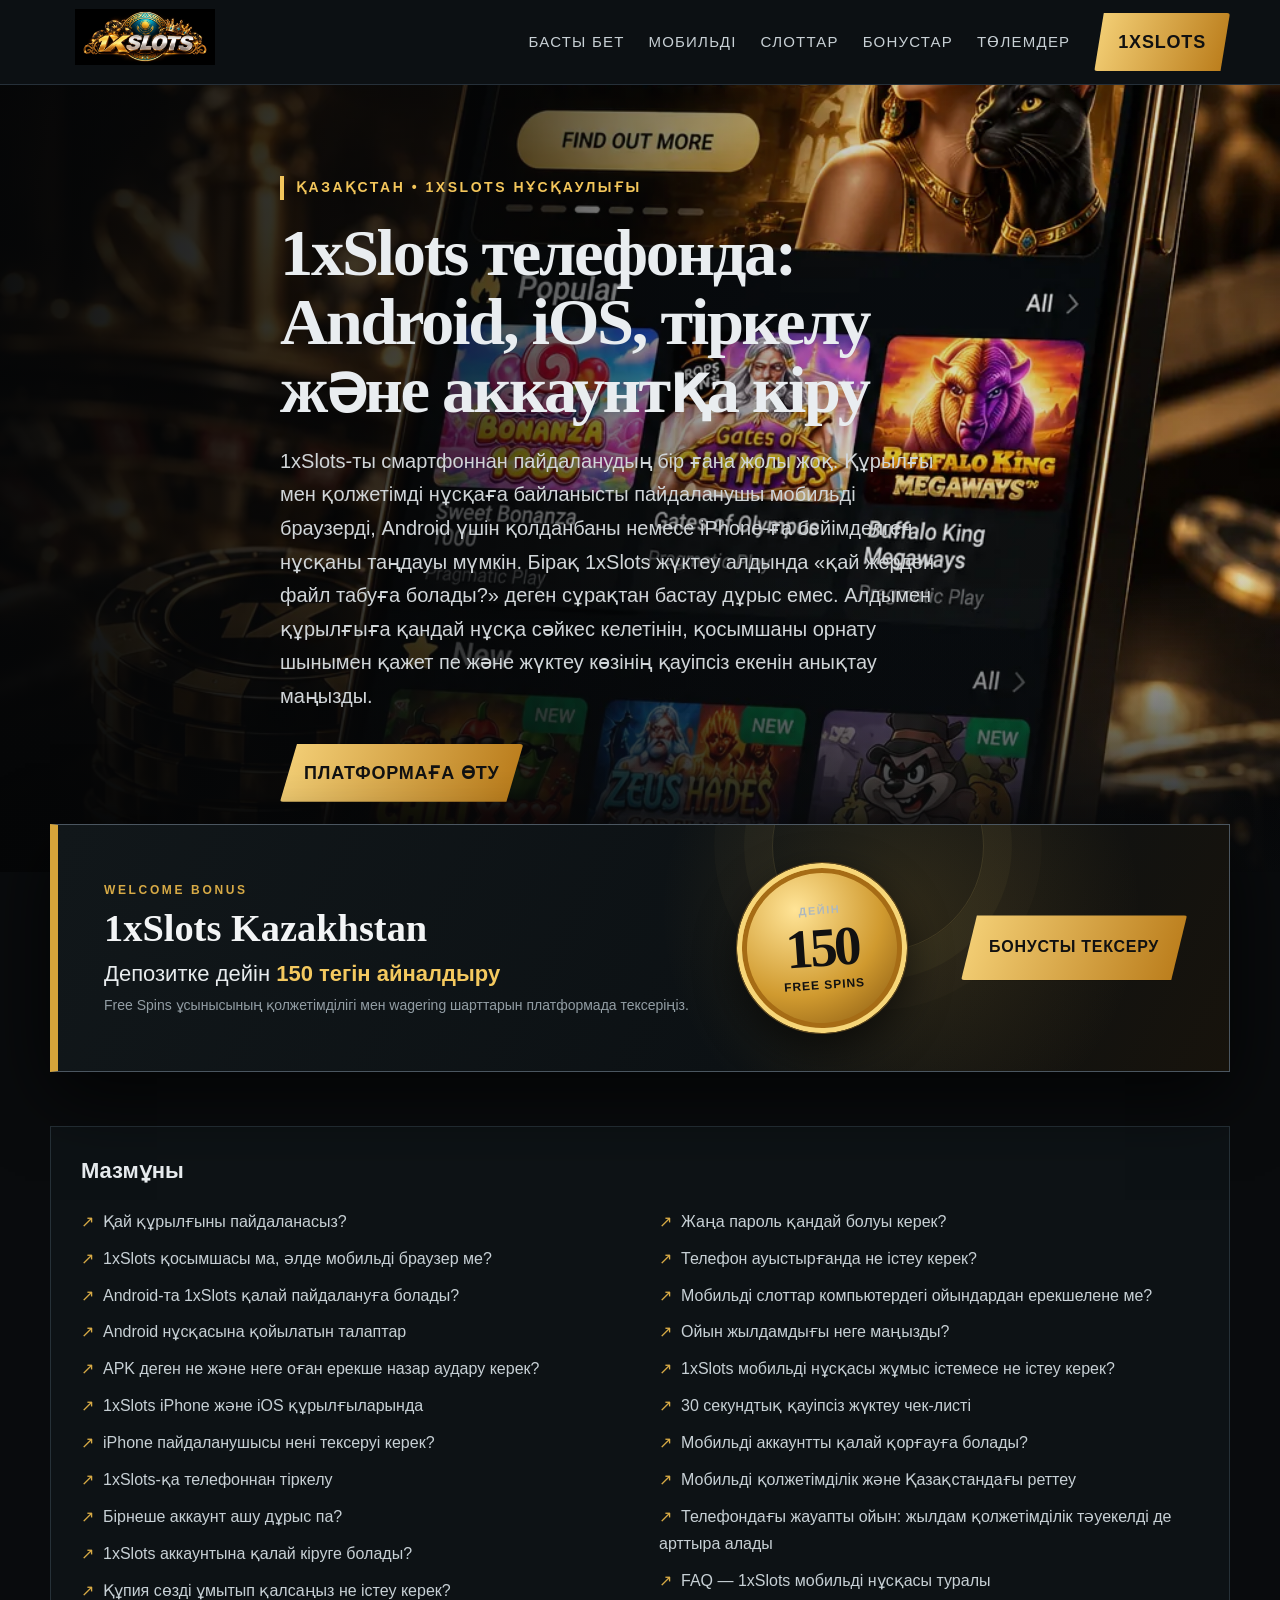
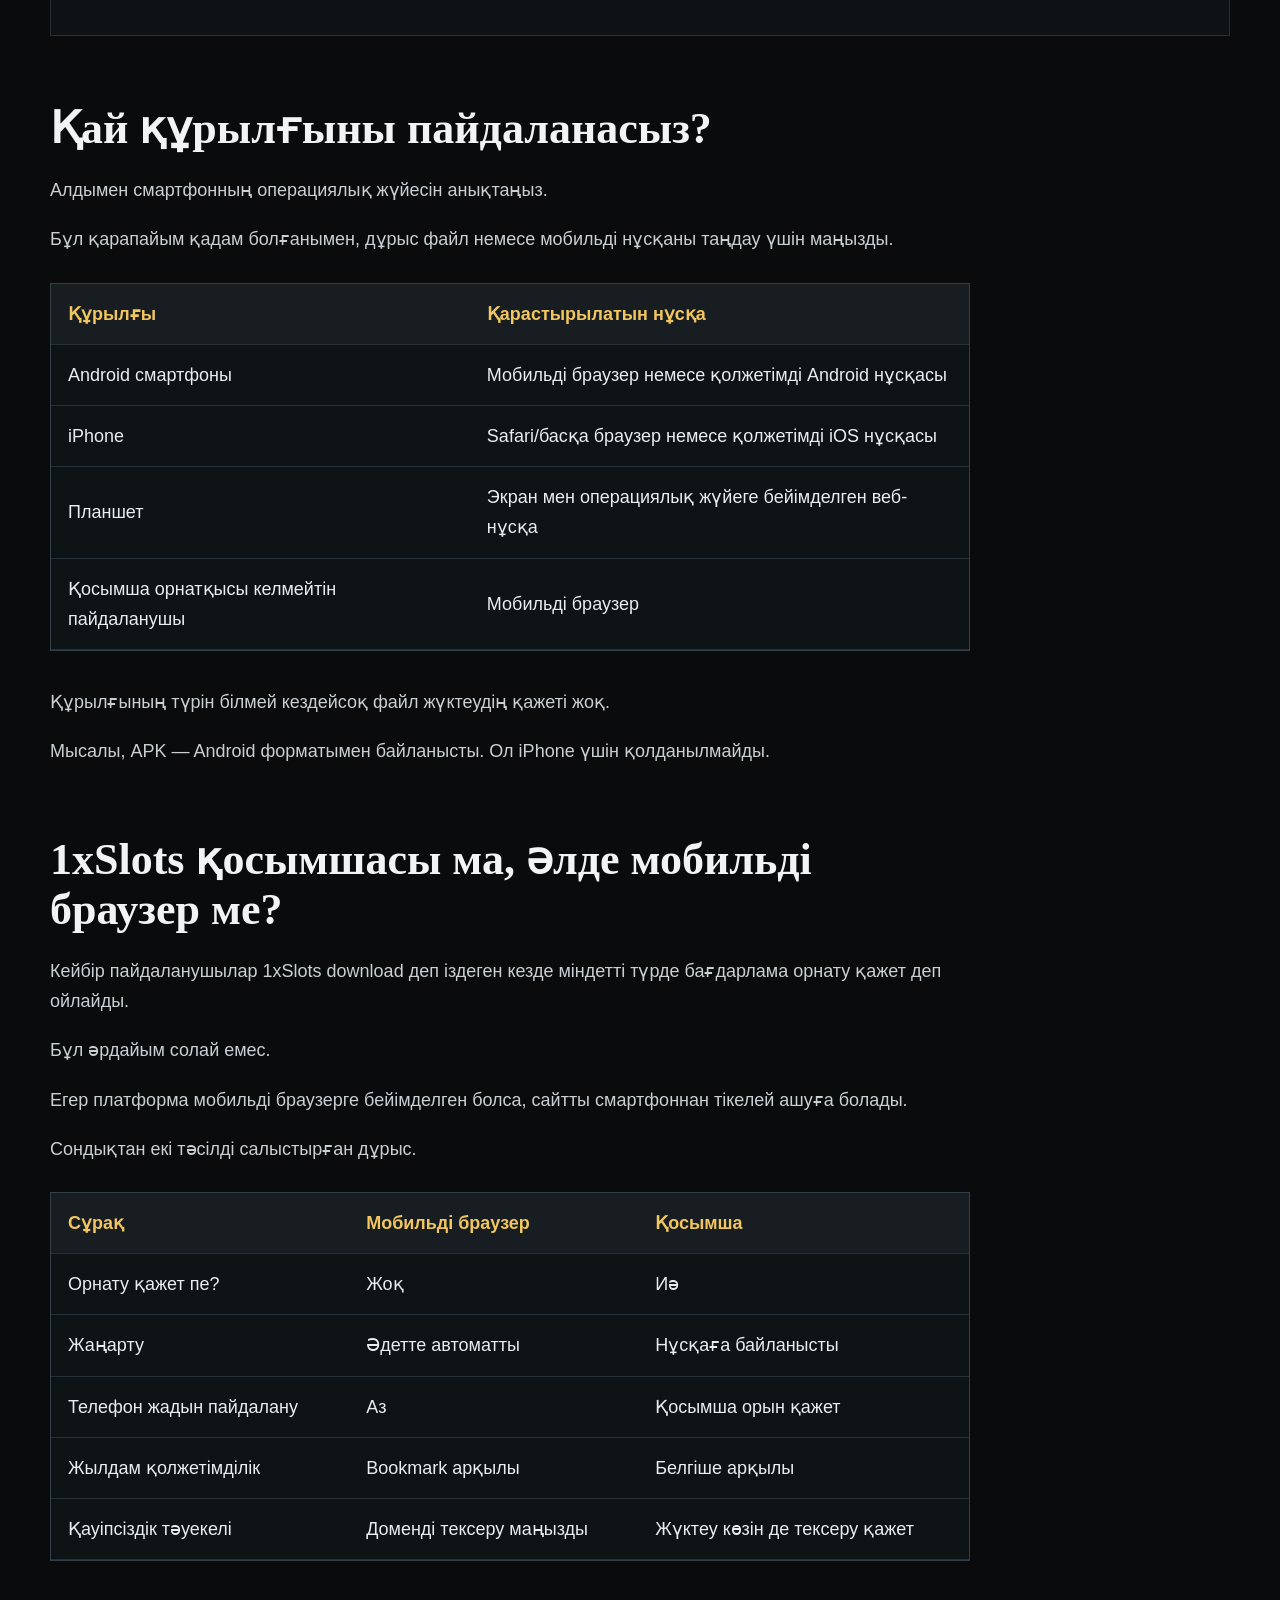
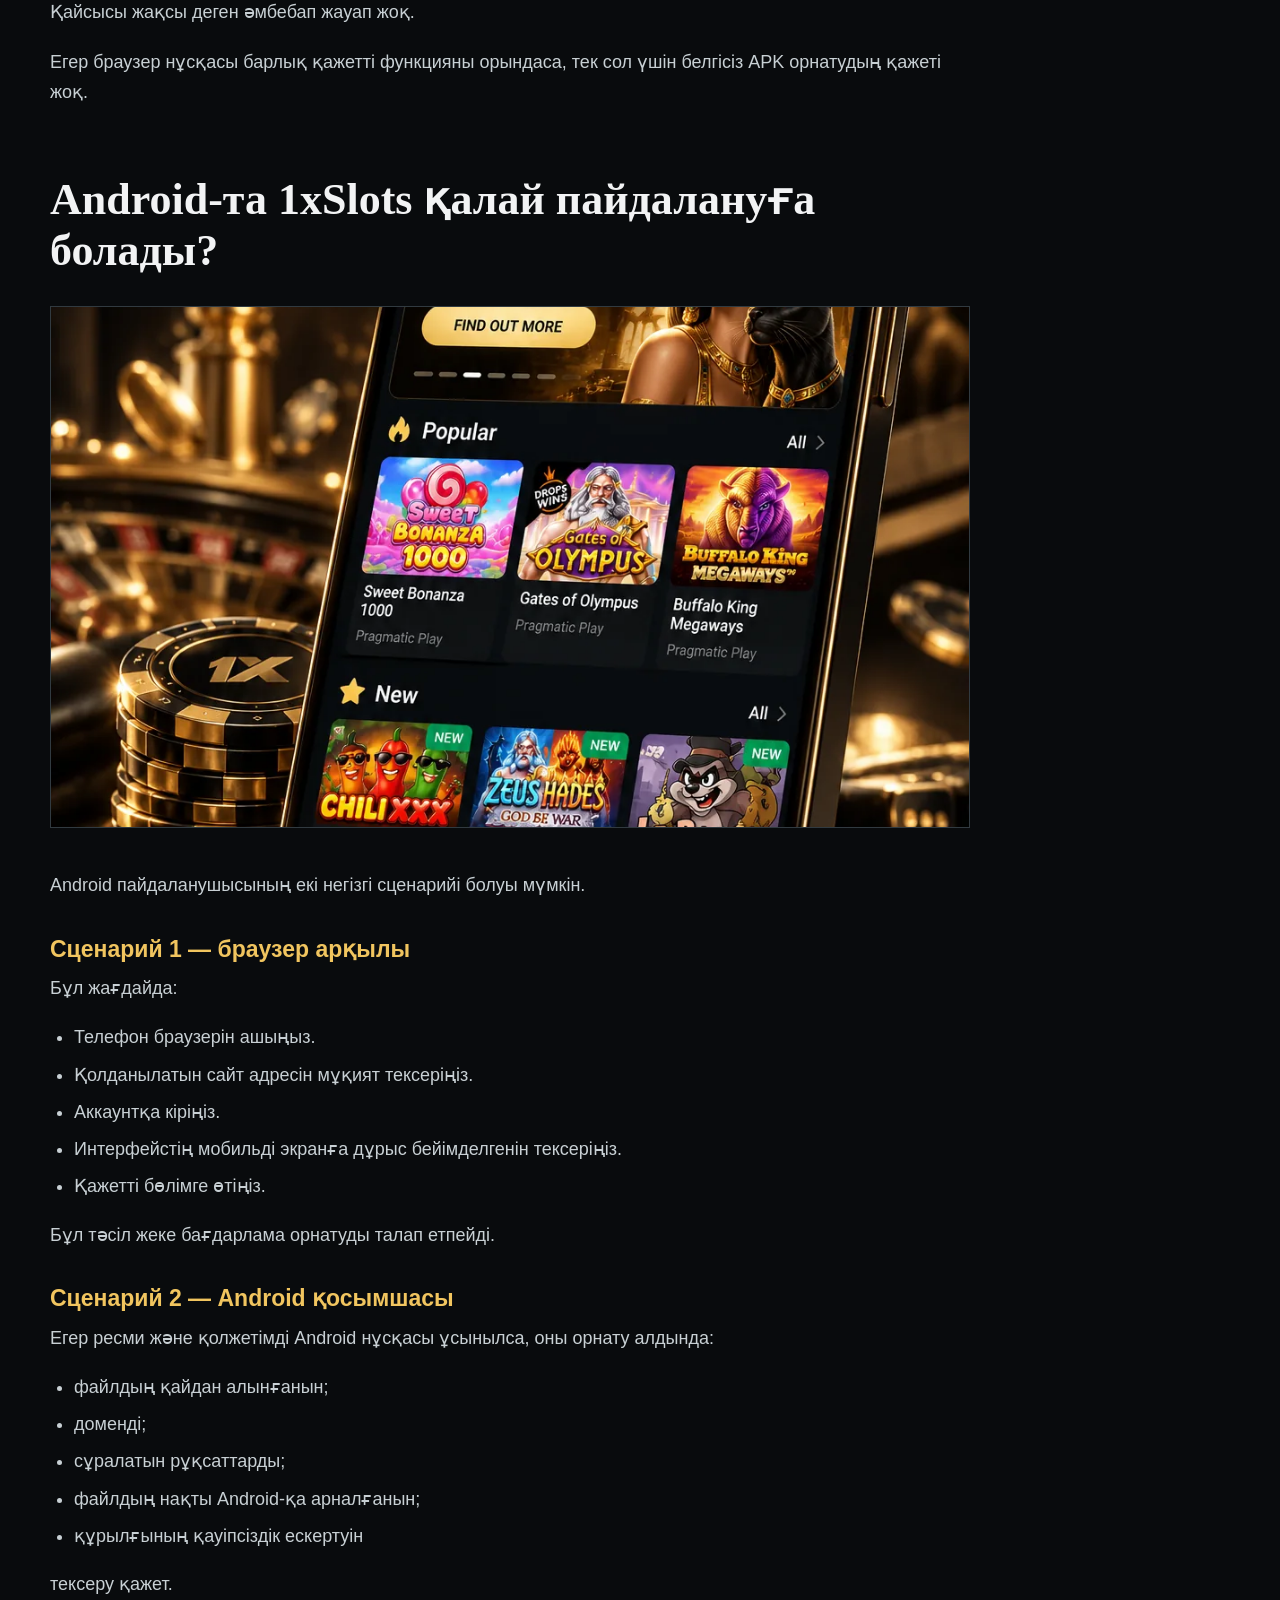
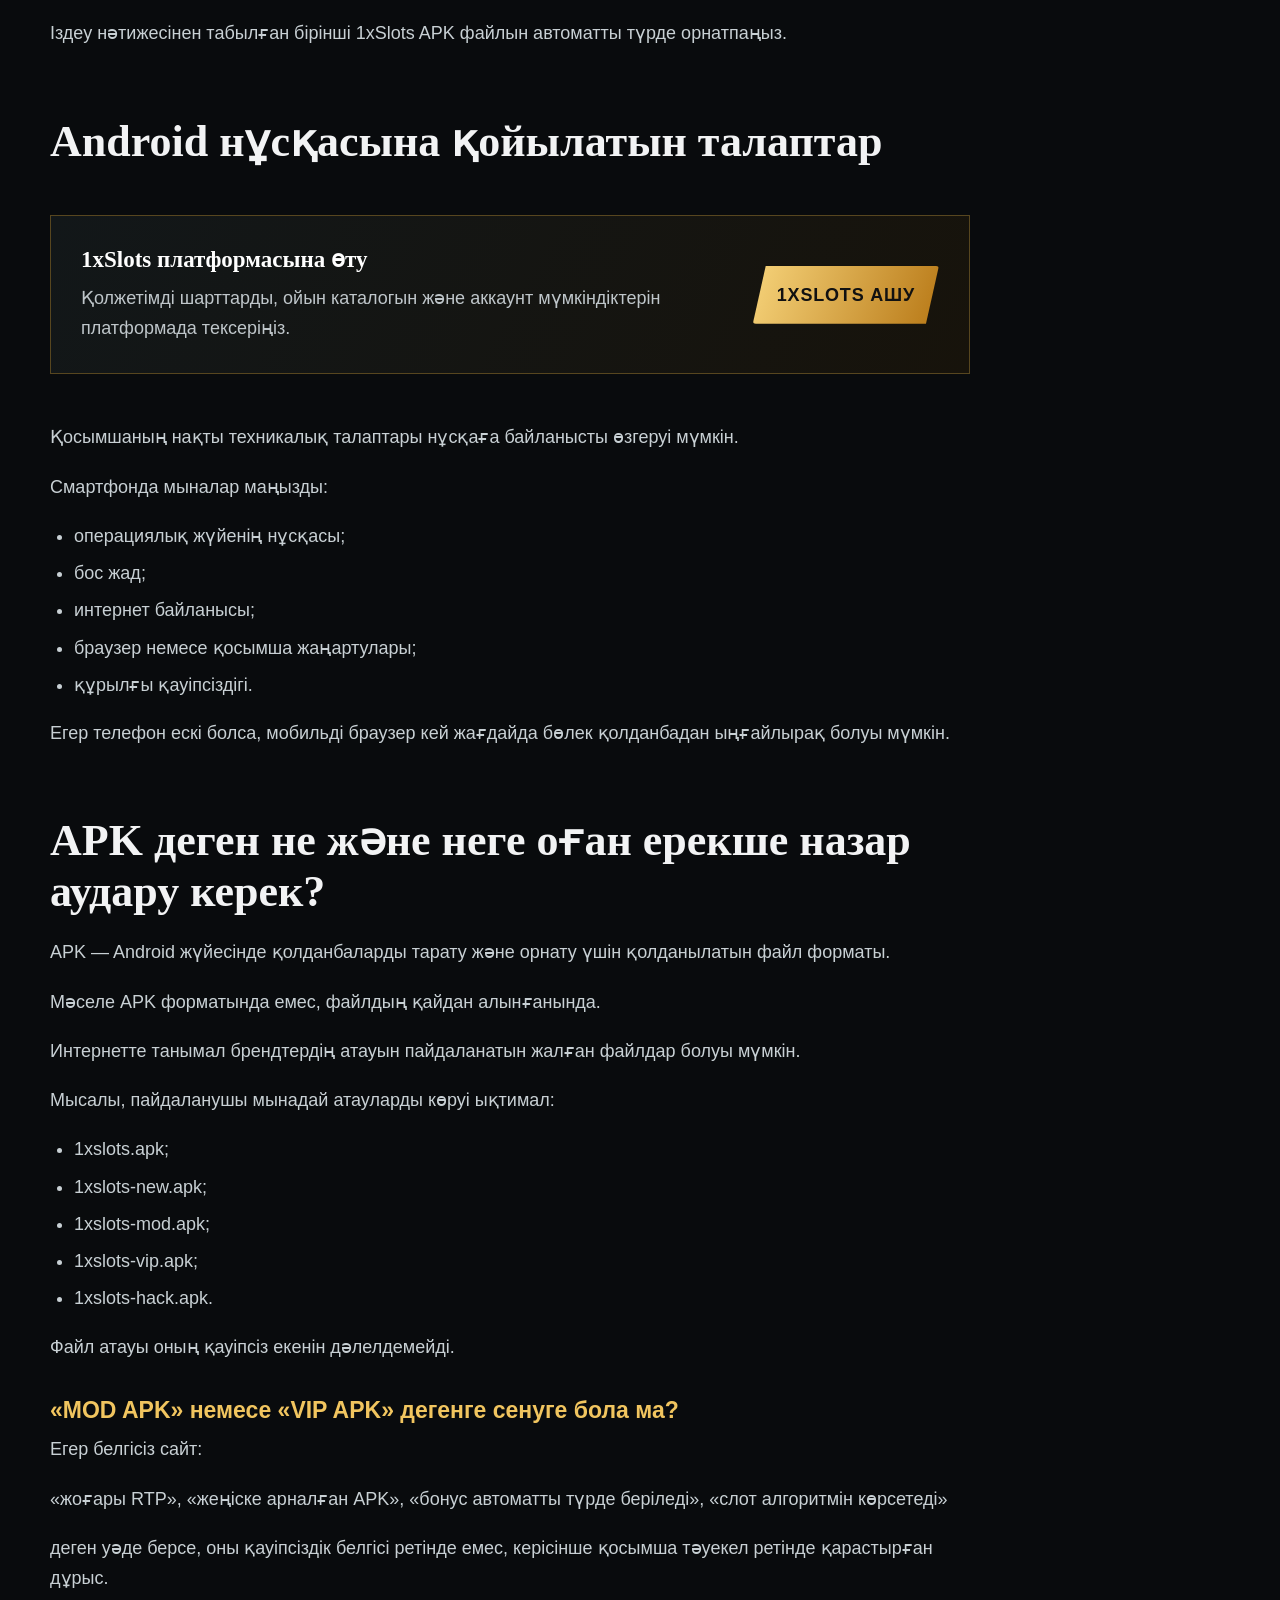
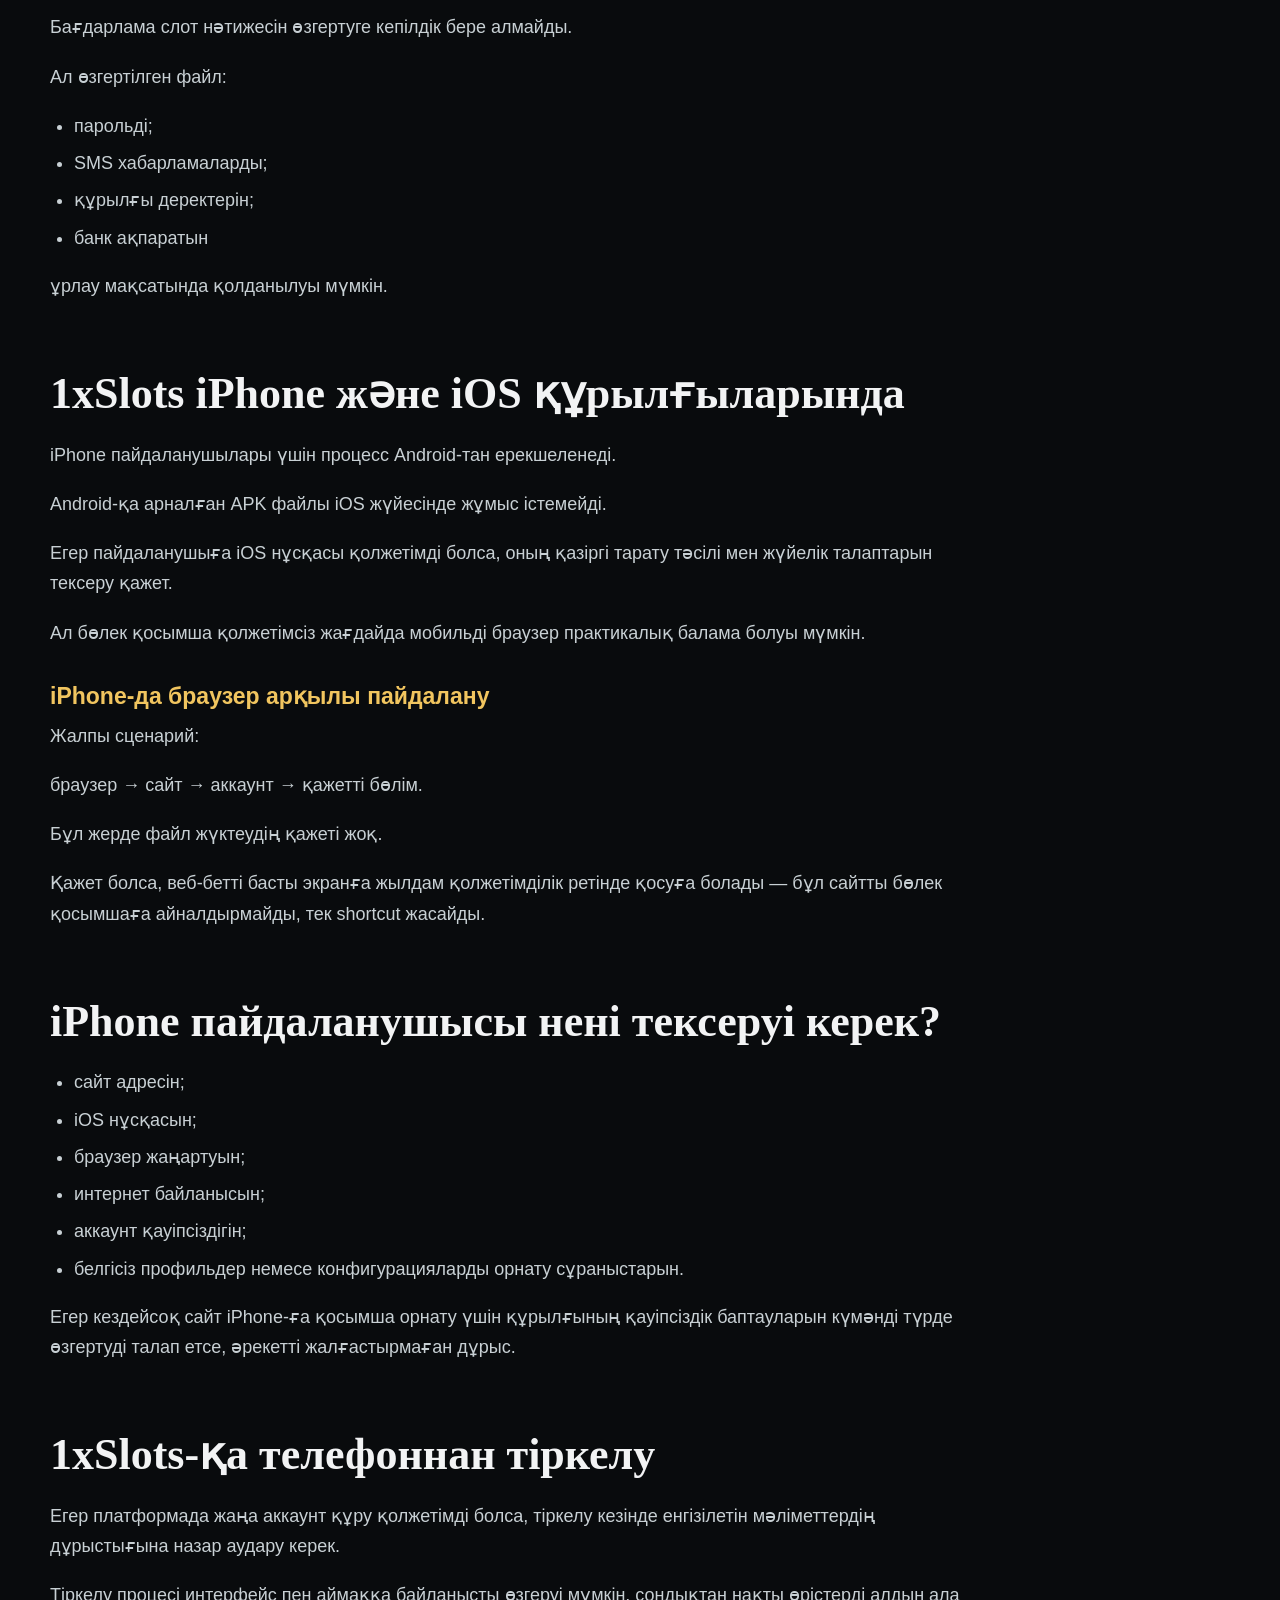
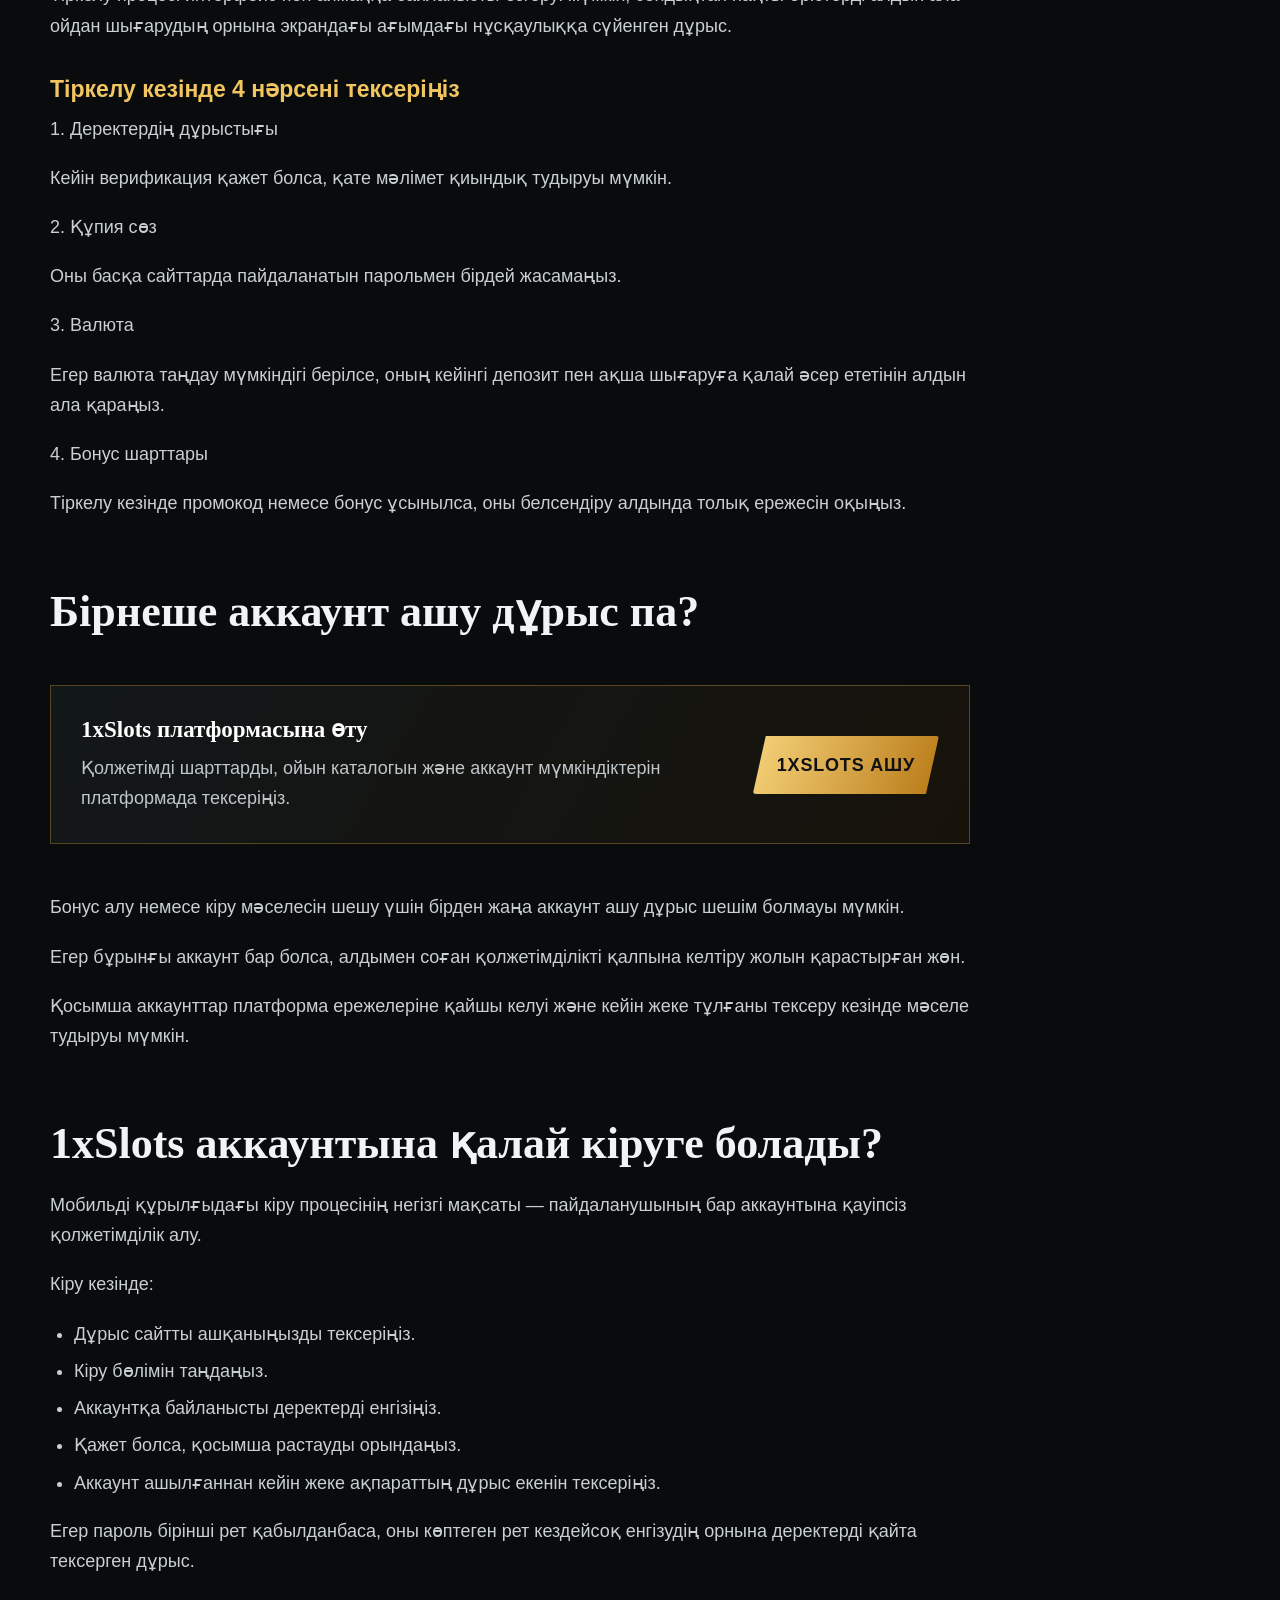
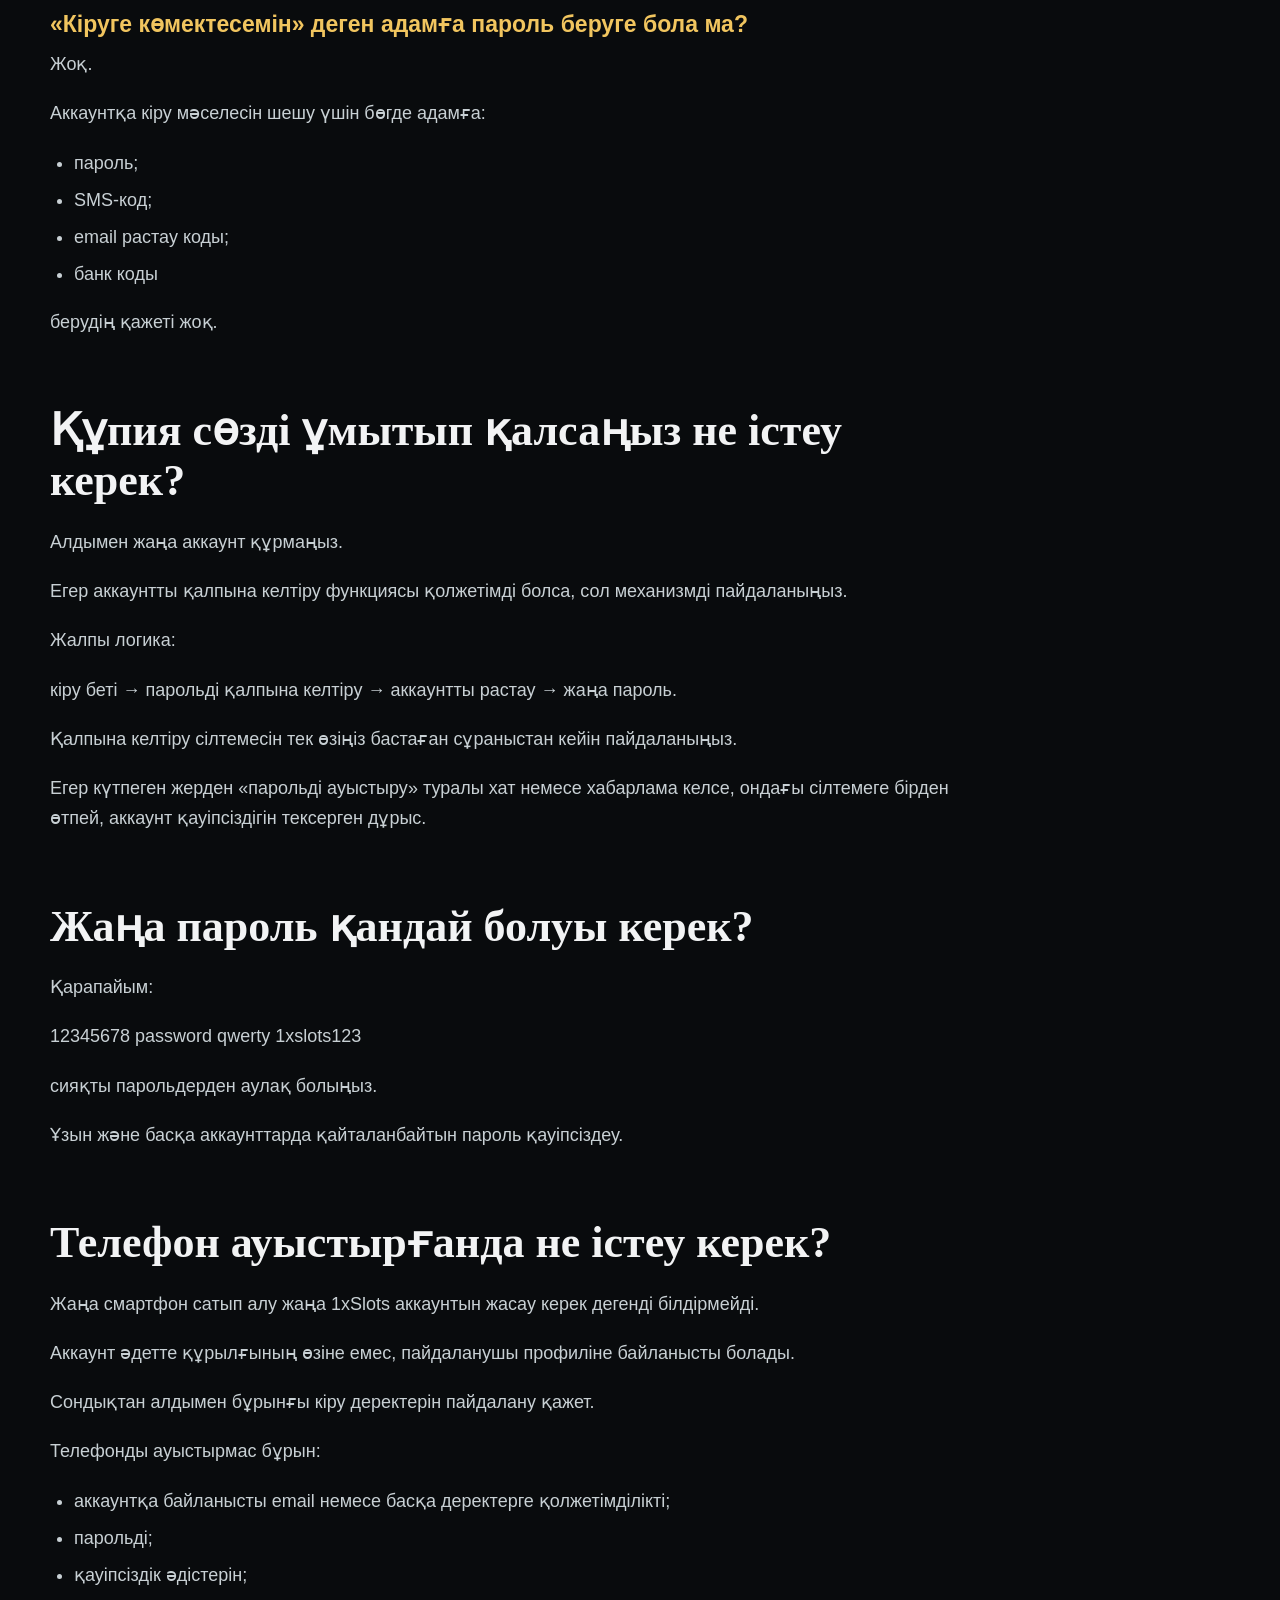
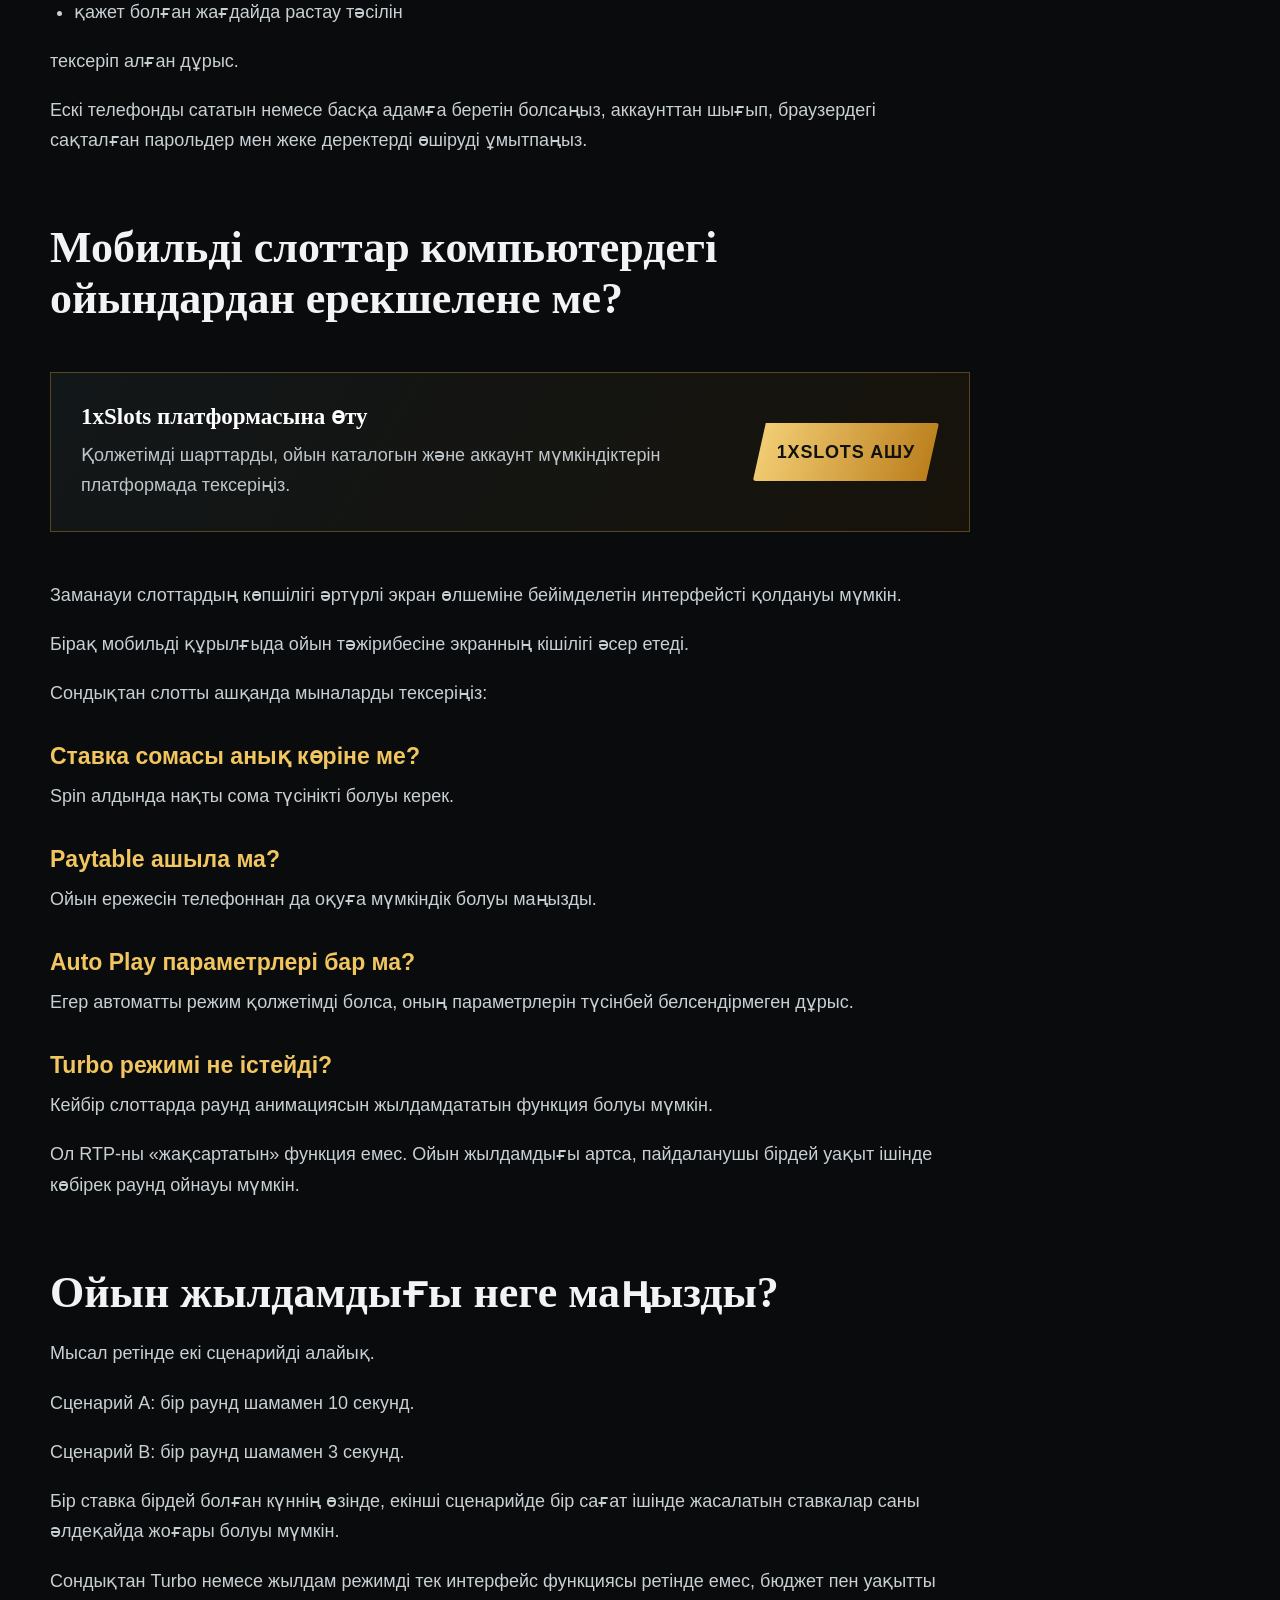
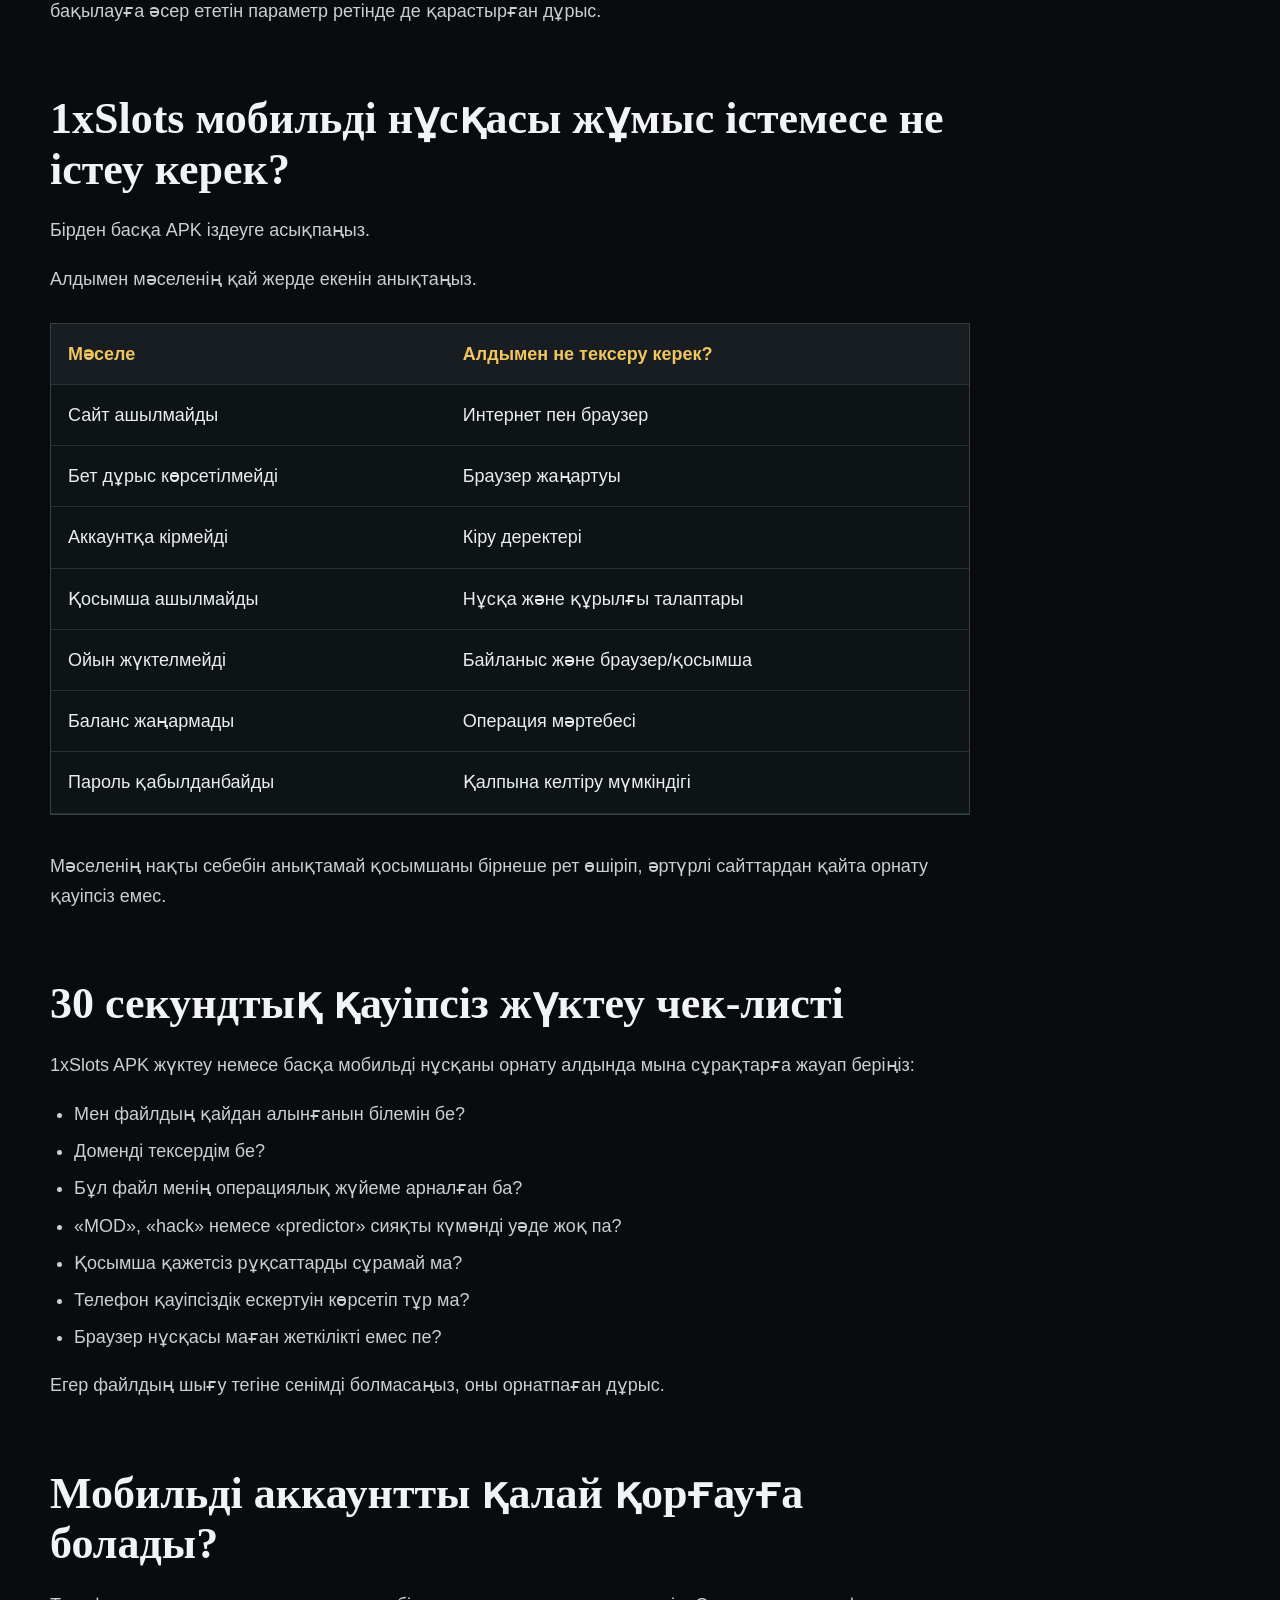
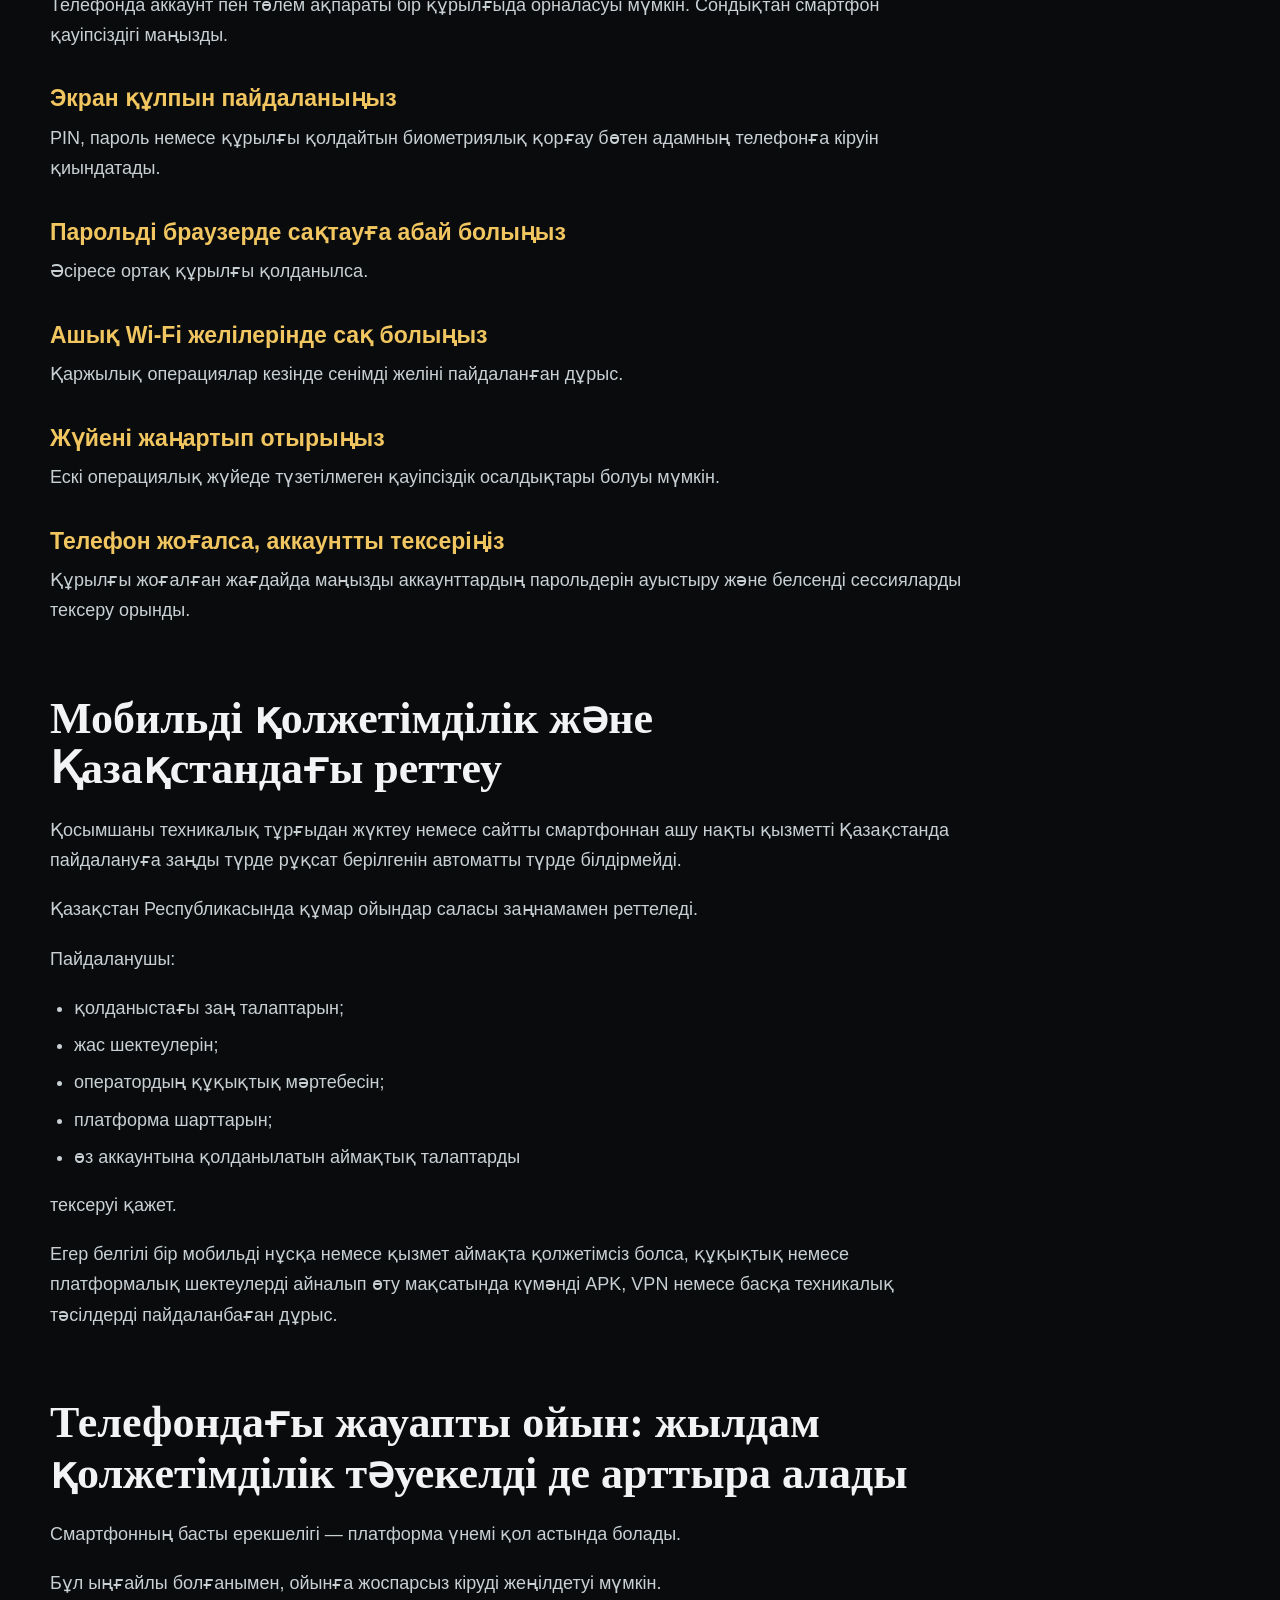
<file: mobile/index.html>
<!doctype html><html lang="kk"><head><meta charset="utf-8"><meta name="viewport" content="width=device-width,initial-scale=1"><title>1xSlots жүктеу — Android, iOS және мобильді нұсқа</title><meta name="description" content="1xSlots мобильді нұсқасы туралы нұсқаулық: Android және iOS, APK қауіпсіздігі, браузер арқылы пайдалану, тіркелу, аккаунтқа кіру және қорғау."><link rel="canonical" href="https://kazakhstan-business.com/mobile/"><meta name="robots" content="index,follow"><meta name="google-site-verification" content="Fn95gwhQaJIuSTz36BSD-wCy6BC4I4jT6tZDsOfP_Z8"><meta property="og:title" content="1xSlots жүктеу — Android, iOS және мобильді нұсқа"><meta property="og:description" content="1xSlots мобильді нұсқасы туралы нұсқаулық: Android және iOS, APK қауіпсіздігі, браузер арқылы пайдалану, тіркелу, аккаунтқа кіру және қорғау."><meta property="og:url" content="https://kazakhstan-business.com/mobile/"><meta property="og:type" content="website"><meta property="og:image" content="https://kazakhstan-business.com/assets/img/mobile.webp"><meta name="twitter:card" content="summary_large_image"><link rel="icon" href="/favicon.png"><link rel="stylesheet" href="/assets/style.css"></head><body>
<header class="site-head"><div class="wrap head-inner"><a class="brand" href="/"><img src="/assets/img/logo.webp" alt="1xSlots Kazakhstan"></a><nav class="nav"><a href="/">Басты бет</a><a href="/mobile/">Мобильді</a><a href="/slots/">Слоттар</a><a href="/bonuses/">Бонустар</a><a href="/payments/">Төлемдер</a><a class="action" href="/go/">1xSlots</a></nav><details class="mobile-nav"><summary>Мәзір</summary><div class="mobile-panel"><a href="/">Басты бет</a><a href="/mobile/">Мобильді</a><a href="/slots/">Слоттар</a><a href="/bonuses/">Бонустар</a><a href="/payments/">Төлемдер</a><a class="action" href="/go/">1xSlots ашу</a></div></details></div></header>
<section class="hero"><div class="hero-media"><img src="/assets/img/mobile.webp" alt="1xSlots Kazakhstan"></div><div class="wrap hero-copy"><span class="eyebrow">Қазақстан • 1xSlots нұсқаулығы</span><h1>1xSlots телефонда: Android, iOS, тіркелу және аккаунтқа кіру</h1><p>1xSlots-ты смартфоннан пайдаланудың бір ғана жолы жоқ. Құрылғы мен қолжетімді нұсқаға байланысты пайдаланушы мобильді браузерді, Android үшін қолданбаны немесе iPhone-ға бейімделген нұсқаны таңдауы мүмкін. Бірақ 1xSlots жүктеу алдында «қай жерден файл табуға болады?» деген сұрақтан бастау дұрыс емес. Алдымен құрылғыға қандай нұсқа сәйкес келетінін, қосымшаны орнату шынымен қажет пе және жүктеу көзінің қауіпсіз екенін анықтау маңызды.</p><div class="hero-actions"><a class="action" href="/go/">Платформаға өту</a></div></div></section>
<main class="content"><div class="wrap"><aside class="top-promo bonus-promo"><div class="bonus-copy"><span class="bonus-kicker">WELCOME BONUS</span><strong>1xSlots Kazakhstan</strong><span class="bonus-main">Депозитке дейін <b>150 тегін айналдыру</b></span><span class="bonus-note">Free Spins ұсынысының қолжетімділігі мен wagering шарттарын платформада тексеріңіз.</span></div><div class="bonus-badge"><span>ДЕЙІН</span><b>150</b><small>FREE SPINS</small></div><a class="action" href="/go/">Бонусты тексеру</a></aside><section class="toc"><h2>Мазмұны</h2><div class="toc-grid"><a href="#қай-құрылғыны-пайдаланасыз">Қай құрылғыны пайдаланасыз?</a><a href="#1xslots-қосымшасы-ма-әлде-мобильді-браузер-ме">1xSlots қосымшасы ма, әлде мобильді браузер ме?</a><a href="#android-та-1xslots-қалай-пайдалануға-болады">Android-та 1xSlots қалай пайдалануға болады?</a><a href="#android-нұсқасына-қойылатын-талаптар">Android нұсқасына қойылатын талаптар</a><a href="#apk-деген-не-және-неге-оған-ерекше-назар-аудару-керек">APK деген не және неге оған ерекше назар аудару керек?</a><a href="#1xslots-iphone-және-ios-құрылғыларында">1xSlots iPhone және iOS құрылғыларында</a><a href="#iphone-пайдаланушысы-нені-тексеруі-керек">iPhone пайдаланушысы нені тексеруі керек?</a><a href="#1xslots-қа-телефоннан-тіркелу">1xSlots-қа телефоннан тіркелу</a><a href="#бірнеше-аккаунт-ашу-дұрыс-па">Бірнеше аккаунт ашу дұрыс па?</a><a href="#1xslots-аккаунтына-қалай-кіруге-болады">1xSlots аккаунтына қалай кіруге болады?</a><a href="#құпия-сөзді-ұмытып-қалсаңыз-не-істеу-керек">Құпия сөзді ұмытып қалсаңыз не істеу керек?</a><a href="#жаңа-пароль-қандай-болуы-керек">Жаңа пароль қандай болуы керек?</a><a href="#телефон-ауыстырғанда-не-істеу-керек">Телефон ауыстырғанда не істеу керек?</a><a href="#мобильді-слоттар-компьютердегі-ойындардан-ерекшелене-ме">Мобильді слоттар компьютердегі ойындардан ерекшелене ме?</a><a href="#ойын-жылдамдығы-неге-маңызды">Ойын жылдамдығы неге маңызды?</a><a href="#1xslots-мобильді-нұсқасы-жұмыс-істемесе-не-істеу-керек">1xSlots мобильді нұсқасы жұмыс істемесе не істеу керек?</a><a href="#30-секундтық-қауіпсіз-жүктеу-чек-листі">30 секундтық қауіпсіз жүктеу чек-листі</a><a href="#мобильді-аккаунтты-қалай-қорғауға-болады">Мобильді аккаунтты қалай қорғауға болады?</a><a href="#мобильді-қолжетімділік-және-қазақстандағы-реттеу">Мобильді қолжетімділік және Қазақстандағы реттеу</a><a href="#телефондағы-жауапты-ойын-жылдам-қолжетімділік-тәуекелді-де-арттыра-алады">Телефондағы жауапты ойын: жылдам қолжетімділік тәуекелді де арттыра алады</a><a href="#faq-1xslots-мобильді-нұсқасы-туралы">FAQ — 1xSlots мобильді нұсқасы туралы</a></div></section><article class="article"><h2 class="jump" id="қай-құрылғыны-пайдаланасыз">Қай құрылғыны пайдаланасыз?</h2>
<p>Алдымен смартфонның операциялық жүйесін анықтаңыз.</p>
<p>Бұл қарапайым қадам болғанымен, дұрыс файл немесе мобильді нұсқаны таңдау үшін маңызды.</p>
<div class="table-wrap"><table><tr><td>Құрылғы</td><td>Қарастырылатын нұсқа</td></tr><tr><td>Android смартфоны</td><td>Мобильді браузер немесе қолжетімді Android нұсқасы</td></tr><tr><td>iPhone</td><td>Safari/басқа браузер немесе қолжетімді iOS нұсқасы</td></tr><tr><td>Планшет</td><td>Экран мен операциялық жүйеге бейімделген веб-нұсқа</td></tr><tr><td>Қосымша орнатқысы келмейтін пайдаланушы</td><td>Мобильді браузер</td></tr></table></div>
<p>Құрылғының түрін білмей кездейсоқ файл жүктеудің қажеті жоқ.</p>
<p>Мысалы, APK — Android форматымен байланысты. Ол iPhone үшін қолданылмайды.</p>
<h2 class="jump" id="1xslots-қосымшасы-ма-әлде-мобильді-браузер-ме">1xSlots қосымшасы ма, әлде мобильді браузер ме?</h2>
<p>Кейбір пайдаланушылар 1xSlots download деп іздеген кезде міндетті түрде бағдарлама орнату қажет деп ойлайды.</p>
<p>Бұл әрдайым солай емес.</p>
<p>Егер платформа мобильді браузерге бейімделген болса, сайтты смартфоннан тікелей ашуға болады.</p>
<p>Сондықтан екі тәсілді салыстырған дұрыс.</p>
<div class="table-wrap"><table><tr><td>Сұрақ</td><td>Мобильді браузер</td><td>Қосымша</td></tr><tr><td>Орнату қажет пе?</td><td>Жоқ</td><td>Иә</td></tr><tr><td>Жаңарту</td><td>Әдетте автоматты</td><td>Нұсқаға байланысты</td></tr><tr><td>Телефон жадын пайдалану</td><td>Аз</td><td>Қосымша орын қажет</td></tr><tr><td>Жылдам қолжетімділік</td><td>Bookmark арқылы</td><td>Белгіше арқылы</td></tr><tr><td>Қауіпсіздік тәуекелі</td><td>Доменді тексеру маңызды</td><td>Жүктеу көзін де тексеру қажет</td></tr></table></div>
<p>Қайсысы жақсы деген әмбебап жауап жоқ.</p>
<p>Егер браузер нұсқасы барлық қажетті функцияны орындаса, тек сол үшін белгісіз APK орнатудың қажеті жоқ.</p>
<h2 class="jump" id="android-та-1xslots-қалай-пайдалануға-болады">Android-та 1xSlots қалай пайдалануға болады?</h2>
<figure class="section-img"><img src="/assets/img/mobile.webp" alt="1xSlots Kazakhstan" loading="lazy"></figure>
<p>Android пайдаланушысының екі негізгі сценарийі болуы мүмкін.</p>
<h3>Сценарий 1 — браузер арқылы</h3>
<p>Бұл жағдайда:</p>
<ul>
<li>Телефон браузерін ашыңыз.</li>
<li>Қолданылатын сайт адресін мұқият тексеріңіз.</li>
<li>Аккаунтқа кіріңіз.</li>
<li>Интерфейстің мобильді экранға дұрыс бейімделгенін тексеріңіз.</li>
<li>Қажетті бөлімге өтіңіз.</li>
</ul>
<p>Бұл тәсіл жеке бағдарлама орнатуды талап етпейді.</p>
<h3>Сценарий 2 — Android қосымшасы</h3>
<p>Егер ресми және қолжетімді Android нұсқасы ұсынылса, оны орнату алдында:</p>
<ul>
<li>файлдың қайдан алынғанын;</li>
<li>доменді;</li>
<li>сұралатын рұқсаттарды;</li>
<li>файлдың нақты Android-қа арналғанын;</li>
<li>құрылғының қауіпсіздік ескертуін</li>
</ul>
<p>тексеру қажет.</p>
<p>Іздеу нәтижесінен табылған бірінші 1xSlots APK файлын автоматты түрде орнатпаңыз.</p>
<h2 class="jump" id="android-нұсқасына-қойылатын-талаптар">Android нұсқасына қойылатын талаптар</h2>
<aside class="promo"><div><h3>1xSlots платформасына өту</h3><p>Қолжетімді шарттарды, ойын каталогын және аккаунт мүмкіндіктерін платформада тексеріңіз.</p></div><a class="action" href="/go/">1xSlots ашу</a></aside>
<p>Қосымшаның нақты техникалық талаптары нұсқаға байланысты өзгеруі мүмкін.</p>
<p>Смартфонда мыналар маңызды:</p>
<ul>
<li>операциялық жүйенің нұсқасы;</li>
<li>бос жад;</li>
<li>интернет байланысы;</li>
<li>браузер немесе қосымша жаңартулары;</li>
<li>құрылғы қауіпсіздігі.</li>
</ul>
<p>Егер телефон ескі болса, мобильді браузер кей жағдайда бөлек қолданбадан ыңғайлырақ болуы мүмкін.</p>
<h2 class="jump" id="apk-деген-не-және-неге-оған-ерекше-назар-аудару-керек">APK деген не және неге оған ерекше назар аудару керек?</h2>
<p>APK — Android жүйесінде қолданбаларды тарату және орнату үшін қолданылатын файл форматы.</p>
<p>Мәселе APK форматында емес, файлдың қайдан алынғанында.</p>
<p>Интернетте танымал брендтердің атауын пайдаланатын жалған файлдар болуы мүмкін.</p>
<p>Мысалы, пайдаланушы мынадай атауларды көруі ықтимал:</p>
<ul>
<li>1xslots.apk;</li>
<li>1xslots-new.apk;</li>
<li>1xslots-mod.apk;</li>
<li>1xslots-vip.apk;</li>
<li>1xslots-hack.apk.</li>
</ul>
<p>Файл атауы оның қауіпсіз екенін дәлелдемейді.</p>
<h3>«MOD APK» немесе «VIP APK» дегенге сенуге бола ма?</h3>
<p>Егер белгісіз сайт:</p>
<p>«жоғары RTP»,
«жеңіске арналған APK»,
«бонус автоматты түрде беріледі»,
«слот алгоритмін көрсетеді»</p>
<p>деген уәде берсе, оны қауіпсіздік белгісі ретінде емес, керісінше қосымша тәуекел ретінде қарастырған дұрыс.</p>
<p>Бағдарлама слот нәтижесін өзгертуге кепілдік бере алмайды.</p>
<p>Ал өзгертілген файл:</p>
<ul>
<li>парольді;</li>
<li>SMS хабарламаларды;</li>
<li>құрылғы деректерін;</li>
<li>банк ақпаратын</li>
</ul>
<p>ұрлау мақсатында қолданылуы мүмкін.</p>
<h2 class="jump" id="1xslots-iphone-және-ios-құрылғыларында">1xSlots iPhone және iOS құрылғыларында</h2>
<p>iPhone пайдаланушылары үшін процесс Android-тан ерекшеленеді.</p>
<p>Android-қа арналған APK файлы iOS жүйесінде жұмыс істемейді.</p>
<p>Егер пайдаланушыға iOS нұсқасы қолжетімді болса, оның қазіргі тарату тәсілі мен жүйелік талаптарын тексеру қажет.</p>
<p>Ал бөлек қосымша қолжетімсіз жағдайда мобильді браузер практикалық балама болуы мүмкін.</p>
<h3>iPhone-да браузер арқылы пайдалану</h3>
<p>Жалпы сценарий:</p>
<p>браузер → сайт → аккаунт → қажетті бөлім.</p>
<p>Бұл жерде файл жүктеудің қажеті жоқ.</p>
<p>Қажет болса, веб-бетті басты экранға жылдам қолжетімділік ретінде қосуға болады — бұл сайтты бөлек қосымшаға айналдырмайды, тек shortcut жасайды.</p>
<h2 class="jump" id="iphone-пайдаланушысы-нені-тексеруі-керек">iPhone пайдаланушысы нені тексеруі керек?</h2>
<ul>
<li>сайт адресін;</li>
<li>iOS нұсқасын;</li>
<li>браузер жаңартуын;</li>
<li>интернет байланысын;</li>
<li>аккаунт қауіпсіздігін;</li>
<li>белгісіз профильдер немесе конфигурацияларды орнату сұраныстарын.</li>
</ul>
<p>Егер кездейсоқ сайт iPhone-ға қосымша орнату үшін құрылғының қауіпсіздік баптауларын күмәнді түрде өзгертуді талап етсе, әрекетті жалғастырмаған дұрыс.</p>
<h2 class="jump" id="1xslots-қа-телефоннан-тіркелу">1xSlots-қа телефоннан тіркелу</h2>
<p>Егер платформада жаңа аккаунт құру қолжетімді болса, тіркелу кезінде енгізілетін мәліметтердің дұрыстығына назар аудару керек.</p>
<p>Тіркелу процесі интерфейс пен аймаққа байланысты өзгеруі мүмкін, сондықтан нақты өрістерді алдын ала ойдан шығарудың орнына экрандағы ағымдағы нұсқаулыққа сүйенген дұрыс.</p>
<h3>Тіркелу кезінде 4 нәрсені тексеріңіз</h3>
<p>1. Деректердің дұрыстығы</p>
<p>Кейін верификация қажет болса, қате мәлімет қиындық тудыруы мүмкін.</p>
<p>2. Құпия сөз</p>
<p>Оны басқа сайттарда пайдаланатын парольмен бірдей жасамаңыз.</p>
<p>3. Валюта</p>
<p>Егер валюта таңдау мүмкіндігі берілсе, оның кейінгі депозит пен ақша шығаруға қалай әсер ететінін алдын ала қараңыз.</p>
<p>4. Бонус шарттары</p>
<p>Тіркелу кезінде промокод немесе бонус ұсынылса, оны белсендіру алдында толық ережесін оқыңыз.</p>
<h2 class="jump" id="бірнеше-аккаунт-ашу-дұрыс-па">Бірнеше аккаунт ашу дұрыс па?</h2>
<aside class="promo"><div><h3>1xSlots платформасына өту</h3><p>Қолжетімді шарттарды, ойын каталогын және аккаунт мүмкіндіктерін платформада тексеріңіз.</p></div><a class="action" href="/go/">1xSlots ашу</a></aside>
<p>Бонус алу немесе кіру мәселесін шешу үшін бірден жаңа аккаунт ашу дұрыс шешім болмауы мүмкін.</p>
<p>Егер бұрынғы аккаунт бар болса, алдымен соған қолжетімділікті қалпына келтіру жолын қарастырған жөн.</p>
<p>Қосымша аккаунттар платформа ережелеріне қайшы келуі және кейін жеке тұлғаны тексеру кезінде мәселе тудыруы мүмкін.</p>
<h2 class="jump" id="1xslots-аккаунтына-қалай-кіруге-болады">1xSlots аккаунтына қалай кіруге болады?</h2>
<p>Мобильді құрылғыдағы кіру процесінің негізгі мақсаты — пайдаланушының бар аккаунтына қауіпсіз қолжетімділік алу.</p>
<p>Кіру кезінде:</p>
<ul>
<li>Дұрыс сайтты ашқаныңызды тексеріңіз.</li>
<li>Кіру бөлімін таңдаңыз.</li>
<li>Аккаунтқа байланысты деректерді енгізіңіз.</li>
<li>Қажет болса, қосымша растауды орындаңыз.</li>
<li>Аккаунт ашылғаннан кейін жеке ақпараттың дұрыс екенін тексеріңіз.</li>
</ul>
<p>Егер пароль бірінші рет қабылданбаса, оны көптеген рет кездейсоқ енгізудің орнына деректерді қайта тексерген дұрыс.</p>
<h3>«Кіруге көмектесемін» деген адамға пароль беруге бола ма?</h3>
<p>Жоқ.</p>
<p>Аккаунтқа кіру мәселесін шешу үшін бөгде адамға:</p>
<ul>
<li>пароль;</li>
<li>SMS-код;</li>
<li>email растау коды;</li>
<li>банк коды</li>
</ul>
<p>берудің қажеті жоқ.</p>
<h2 class="jump" id="құпия-сөзді-ұмытып-қалсаңыз-не-істеу-керек">Құпия сөзді ұмытып қалсаңыз не істеу керек?</h2>
<p>Алдымен жаңа аккаунт құрмаңыз.</p>
<p>Егер аккаунтты қалпына келтіру функциясы қолжетімді болса, сол механизмді пайдаланыңыз.</p>
<p>Жалпы логика:</p>
<p>кіру беті → парольді қалпына келтіру → аккаунтты растау → жаңа пароль.</p>
<p>Қалпына келтіру сілтемесін тек өзіңіз бастаған сұраныстан кейін пайдаланыңыз.</p>
<p>Егер күтпеген жерден «парольді ауыстыру» туралы хат немесе хабарлама келсе, ондағы сілтемеге бірден өтпей, аккаунт қауіпсіздігін тексерген дұрыс.</p>
<h2 class="jump" id="жаңа-пароль-қандай-болуы-керек">Жаңа пароль қандай болуы керек?</h2>
<p>Қарапайым:</p>
<p>12345678
password
qwerty
1xslots123</p>
<p>сияқты парольдерден аулақ болыңыз.</p>
<p>Ұзын және басқа аккаунттарда қайталанбайтын пароль қауіпсіздеу.</p>
<h2 class="jump" id="телефон-ауыстырғанда-не-істеу-керек">Телефон ауыстырғанда не істеу керек?</h2>
<p>Жаңа смартфон сатып алу жаңа 1xSlots аккаунтын жасау керек дегенді білдірмейді.</p>
<p>Аккаунт әдетте құрылғының өзіне емес, пайдаланушы профиліне байланысты болады.</p>
<p>Сондықтан алдымен бұрынғы кіру деректерін пайдалану қажет.</p>
<p>Телефонды ауыстырмас бұрын:</p>
<ul>
<li>аккаунтқа байланысты email немесе басқа деректерге қолжетімділікті;</li>
<li>парольді;</li>
<li>қауіпсіздік әдістерін;</li>
<li>қажет болған жағдайда растау тәсілін</li>
</ul>
<p>тексеріп алған дұрыс.</p>
<p>Ескі телефонды сататын немесе басқа адамға беретін болсаңыз, аккаунттан шығып, браузердегі сақталған парольдер мен жеке деректерді өшіруді ұмытпаңыз.</p>
<h2 class="jump" id="мобильді-слоттар-компьютердегі-ойындардан-ерекшелене-ме">Мобильді слоттар компьютердегі ойындардан ерекшелене ме?</h2>
<aside class="promo"><div><h3>1xSlots платформасына өту</h3><p>Қолжетімді шарттарды, ойын каталогын және аккаунт мүмкіндіктерін платформада тексеріңіз.</p></div><a class="action" href="/go/">1xSlots ашу</a></aside>
<p>Заманауи слоттардың көпшілігі әртүрлі экран өлшеміне бейімделетін интерфейсті қолдануы мүмкін.</p>
<p>Бірақ мобильді құрылғыда ойын тәжірибесіне экранның кішілігі әсер етеді.</p>
<p>Сондықтан слотты ашқанда мыналарды тексеріңіз:</p>
<h3>Ставка сомасы анық көріне ме?</h3>
<p>Spin алдында нақты сома түсінікті болуы керек.</p>
<h3>Paytable ашыла ма?</h3>
<p>Ойын ережесін телефоннан да оқуға мүмкіндік болуы маңызды.</p>
<h3>Auto Play параметрлері бар ма?</h3>
<p>Егер автоматты режим қолжетімді болса, оның параметрлерін түсінбей белсендірмеген дұрыс.</p>
<h3>Turbo режимі не істейді?</h3>
<p>Кейбір слоттарда раунд анимациясын жылдамдататын функция болуы мүмкін.</p>
<p>Ол RTP-ны «жақсартатын» функция емес. Ойын жылдамдығы артса, пайдаланушы бірдей уақыт ішінде көбірек раунд ойнауы мүмкін.</p>
<h2 class="jump" id="ойын-жылдамдығы-неге-маңызды">Ойын жылдамдығы неге маңызды?</h2>
<p>Мысал ретінде екі сценарийді алайық.</p>
<p>Сценарий A: бір раунд шамамен 10 секунд.</p>
<p>Сценарий B: бір раунд шамамен 3 секунд.</p>
<p>Бір ставка бірдей болған күннің өзінде, екінші сценарийде бір сағат ішінде жасалатын ставкалар саны әлдеқайда жоғары болуы мүмкін.</p>
<p>Сондықтан Turbo немесе жылдам режимді тек интерфейс функциясы ретінде емес, бюджет пен уақытты бақылауға әсер ететін параметр ретінде де қарастырған дұрыс.</p>
<h2 class="jump" id="1xslots-мобильді-нұсқасы-жұмыс-істемесе-не-істеу-керек">1xSlots мобильді нұсқасы жұмыс істемесе не істеу керек?</h2>
<p>Бірден басқа APK іздеуге асықпаңыз.</p>
<p>Алдымен мәселенің қай жерде екенін анықтаңыз.</p>
<div class="table-wrap"><table><tr><td>Мәселе</td><td>Алдымен не тексеру керек?</td></tr><tr><td>Сайт ашылмайды</td><td>Интернет пен браузер</td></tr><tr><td>Бет дұрыс көрсетілмейді</td><td>Браузер жаңартуы</td></tr><tr><td>Аккаунтқа кірмейді</td><td>Кіру деректері</td></tr><tr><td>Қосымша ашылмайды</td><td>Нұсқа және құрылғы талаптары</td></tr><tr><td>Ойын жүктелмейді</td><td>Байланыс және браузер/қосымша</td></tr><tr><td>Баланс жаңармады</td><td>Операция мәртебесі</td></tr><tr><td>Пароль қабылданбайды</td><td>Қалпына келтіру мүмкіндігі</td></tr></table></div>
<p>Мәселенің нақты себебін анықтамай қосымшаны бірнеше рет өшіріп, әртүрлі сайттардан қайта орнату қауіпсіз емес.</p>
<h2 class="jump" id="30-секундтық-қауіпсіз-жүктеу-чек-листі">30 секундтық қауіпсіз жүктеу чек-листі</h2>
<p>1xSlots APK жүктеу немесе басқа мобильді нұсқаны орнату алдында мына сұрақтарға жауап беріңіз:</p>
<ul>
<li>Мен файлдың қайдан алынғанын білемін бе?</li>
<li>Доменді тексердім бе?</li>
<li>Бұл файл менің операциялық жүйеме арналған ба?</li>
<li>«MOD», «hack» немесе «predictor» сияқты күмәнді уәде жоқ па?</li>
<li>Қосымша қажетсіз рұқсаттарды сұрамай ма?</li>
<li>Телефон қауіпсіздік ескертуін көрсетіп тұр ма?</li>
<li>Браузер нұсқасы маған жеткілікті емес пе?</li>
</ul>
<p>Егер файлдың шығу тегіне сенімді болмасаңыз, оны орнатпаған дұрыс.</p>
<h2 class="jump" id="мобильді-аккаунтты-қалай-қорғауға-болады">Мобильді аккаунтты қалай қорғауға болады?</h2>
<p>Телефонда аккаунт пен төлем ақпараты бір құрылғыда орналасуы мүмкін. Сондықтан смартфон қауіпсіздігі маңызды.</p>
<h3>Экран құлпын пайдаланыңыз</h3>
<p>PIN, пароль немесе құрылғы қолдайтын биометриялық қорғау бөтен адамның телефонға кіруін қиындатады.</p>
<h3>Парольді браузерде сақтауға абай болыңыз</h3>
<p>Әсіресе ортақ құрылғы қолданылса.</p>
<h3>Ашық Wi-Fi желілерінде сақ болыңыз</h3>
<p>Қаржылық операциялар кезінде сенімді желіні пайдаланған дұрыс.</p>
<h3>Жүйені жаңартып отырыңыз</h3>
<p>Ескі операциялық жүйеде түзетілмеген қауіпсіздік осалдықтары болуы мүмкін.</p>
<h3>Телефон жоғалса, аккаунтты тексеріңіз</h3>
<p>Құрылғы жоғалған жағдайда маңызды аккаунттардың парольдерін ауыстыру және белсенді сессияларды тексеру орынды.</p>
<h2 class="jump" id="мобильді-қолжетімділік-және-қазақстандағы-реттеу">Мобильді қолжетімділік және Қазақстандағы реттеу</h2>
<p>Қосымшаны техникалық тұрғыдан жүктеу немесе сайтты смартфоннан ашу нақты қызметті Қазақстанда пайдалануға заңды түрде рұқсат берілгенін автоматты түрде білдірмейді.</p>
<p>Қазақстан Республикасында құмар ойындар саласы заңнамамен реттеледі.</p>
<p>Пайдаланушы:</p>
<ul>
<li>қолданыстағы заң талаптарын;</li>
<li>жас шектеулерін;</li>
<li>оператордың құқықтық мәртебесін;</li>
<li>платформа шарттарын;</li>
<li>өз аккаунтына қолданылатын аймақтық талаптарды</li>
</ul>
<p>тексеруі қажет.</p>
<p>Егер белгілі бір мобильді нұсқа немесе қызмет аймақта қолжетімсіз болса, құқықтық немесе платформалық шектеулерді айналып өту мақсатында күмәнді APK, VPN немесе басқа техникалық тәсілдерді пайдаланбаған дұрыс.</p>
<h2 class="jump" id="телефондағы-жауапты-ойын-жылдам-қолжетімділік-тәуекелді-де-арттыра-алады">Телефондағы жауапты ойын: жылдам қолжетімділік тәуекелді де арттыра алады</h2>
<p>Смартфонның басты ерекшелігі — платформа үнемі қол астында болады.</p>
<p>Бұл ыңғайлы болғанымен, ойынға жоспарсыз кіруді жеңілдетуі мүмкін.</p>
<p>Сондықтан мобильді форматта үш лимитті алдын ала белгілеу пайдалы:</p>
<p>ақша → уақыт → жиілік.</p>
<p>Мысалы, тек ақша лимитін белгілеу жеткіліксіз болуы мүмкін. Егер пайдаланушы телефоннан күні бойы қысқа сессиялар жасаса, жалпы жұмсалған уақыт байқалмай өсуі ықтимал.</p>
<p>Мобильді ойында:</p>
<ul>
<li>ұйықтар алдында ұзақ сессия жасамау;</li>
<li>эмоция кезінде депозит жасамау;</li>
<li>шығыннан кейін бірден қайта кірмеу;</li>
<li>push-хабарламаға байланысты жоспардан тыс ойынды бастамау;</li>
<li>кредит немесе қарыз қаражатын пайдаланбау</li>
</ul>
<p>сияқты жеке ережелер көмектесе алады.</p>
<p>Қосымшаның әрқашан қолжетімді болуы әрқашан ойнау қажет дегенді білдірмейді.</p>
<p>Егер мобильді ойын күнделікті міндеттерге, ұйқыға немесе қаржыға әсер ете бастаса, ойын белсенділігін тоқтатып, қолжетімді өзін-өзі шектеу құралдарын қарастырған дұрыс.</p>
<h2 class="jump" id="faq-1xslots-мобильді-нұсқасы-туралы">FAQ — 1xSlots мобильді нұсқасы туралы</h2>
<h3>1xSlots-ты телефонға жүктеуге бола ма?</h3>
<p>Қолжетімді мобильді нұсқалар құрылғыға, операциялық жүйеге және ағымдағы платформа мүмкіндіктеріне байланысты. Android, iOS немесе браузер нұсқасының қайсысы қолжетімді екенін тексеру қажет.</p>
<h3>1xSlots APK деген не?</h3>
<p>APK — Android қолданбасын орнатуға арналған файл форматы. APK атауы файлдың ресми немесе қауіпсіз екенін білдірмейді, сондықтан оның шығу көзін тексеру маңызды.</p>
<h3>1xSlots APK-ны iPhone-ға орнатуға бола ма?</h3>
<p>Жоқ. APK Android жүйесіне арналған және iOS-та қолданылмайды.</p>
<h3>1xSlots-ты қосымшасыз пайдалануға бола ма?</h3>
<p>Егер мобильді веб-нұсқа қолжетімді болса, сайтты смартфон браузері арқылы пайдалануға болады. Бұл жағдайда бөлек бағдарлама орнату қажет емес.</p>
<h3>1xSlots Android нұсқасын қалай таңдауға болады?</h3>
<p>Алдымен құрылғының операциялық жүйесін, қосымшаның шығу көзін, техникалық талаптарын және сұрайтын рұқсаттарын тексеру қажет.</p>
<h3>1xSlots iPhone-да қалай жұмыс істейді?</h3>
<p>Қолжетімділік ағымдағы iOS нұсқасына және платформа мүмкіндіктеріне байланысты. Бөлек қосымша болмаса, мобильді браузер қолданылуы мүмкін.</p>
<h3>1xSlots-қа телефоннан тіркелуге бола ма?</h3>
<p>Егер тіркелу функциясы пайдаланушы үшін қолжетімді болса, мобильді интерфейс арқылы аккаунт жасауға болады. Жеке деректерді дұрыс енгізіп, жас және аймақтық талаптарды тексеру қажет.</p>
<h3>1xSlots аккаунтына кіре алмасам не істеу керек?</h3>
<p>Алдымен сайт адресін және енгізілген деректерді тексеріңіз. Құпия сөз ұмытылса, қолжетімді ресми қалпына келтіру механизмін пайдаланыңыз.</p>
<h3>Телефон ауыстырсам, жаңа аккаунт ашу керек пе?</h3>
<p>Әдетте жоқ. Бұрынғы аккаунтқа жаңа құрылғыдан кіруге болады, егер қажетті кіру және растау деректері қолжетімді болса.</p>
<h3>1xSlots MOD APK қауіпсіз бе?</h3>
<p>Белгісіз өзгертілген файлдардың қауіпсіздігіне кепілдік жоқ. «Жеңіс», «жоғары RTP» немесе «алгоритм» уәде ететін MOD APK файлдары жеке деректер мен құрылғы үшін қауіп тудыруы мүмкін.</p>
<h3>Мобильді слотта Turbo режимі ұту мүмкіндігін арттыра ма?</h3>
<p>Жоқ. Turbo әдетте раундтың визуалды жылдамдығына әсер етеді. Ол слоттың келесі нәтижесін болжамайды немесе кепілдендірілген артықшылық бермейді.</p>
<h3>Қосымша ашылмаса, басқа сайттан APK жүктеу керек пе?</h3>
<p>Бірден олай жасау ұсынылмайды. Алдымен интернетті, құрылғы талаптарын, қолданба нұсқасын және басқа техникалық себептерді тексерген дұрыс.</p></article></div></main>
<footer class="footer"><div class="wrap"><div class="footer-grid"><div><img src="/assets/img/logo.webp" alt="1xSlots"><p>Қазақстан аудиториясына арналған 1xSlots туралы ақпараттық нұсқаулық. Қолжетімділік пен құқықтық талаптарды пайдаланушы өз аймағы үшін тексеруі тиіс.</p></div><div class="footer-links"><a href="/">Басты бет</a><a href="/mobile/">Мобильді</a><a href="/slots/">Слоттар</a><a href="/bonuses/">Бонустар</a><a href="/payments/">Төлемдер</a></div></div><div class="notice">18+ • Құмар ойын тәуекелмен байланысты. Ойынды тұрақты табыс көзі ретінде қарастырмаңыз және жеке қаржылық лимиттерді сақтаңыз.</div></div></footer></body></html>
</file>
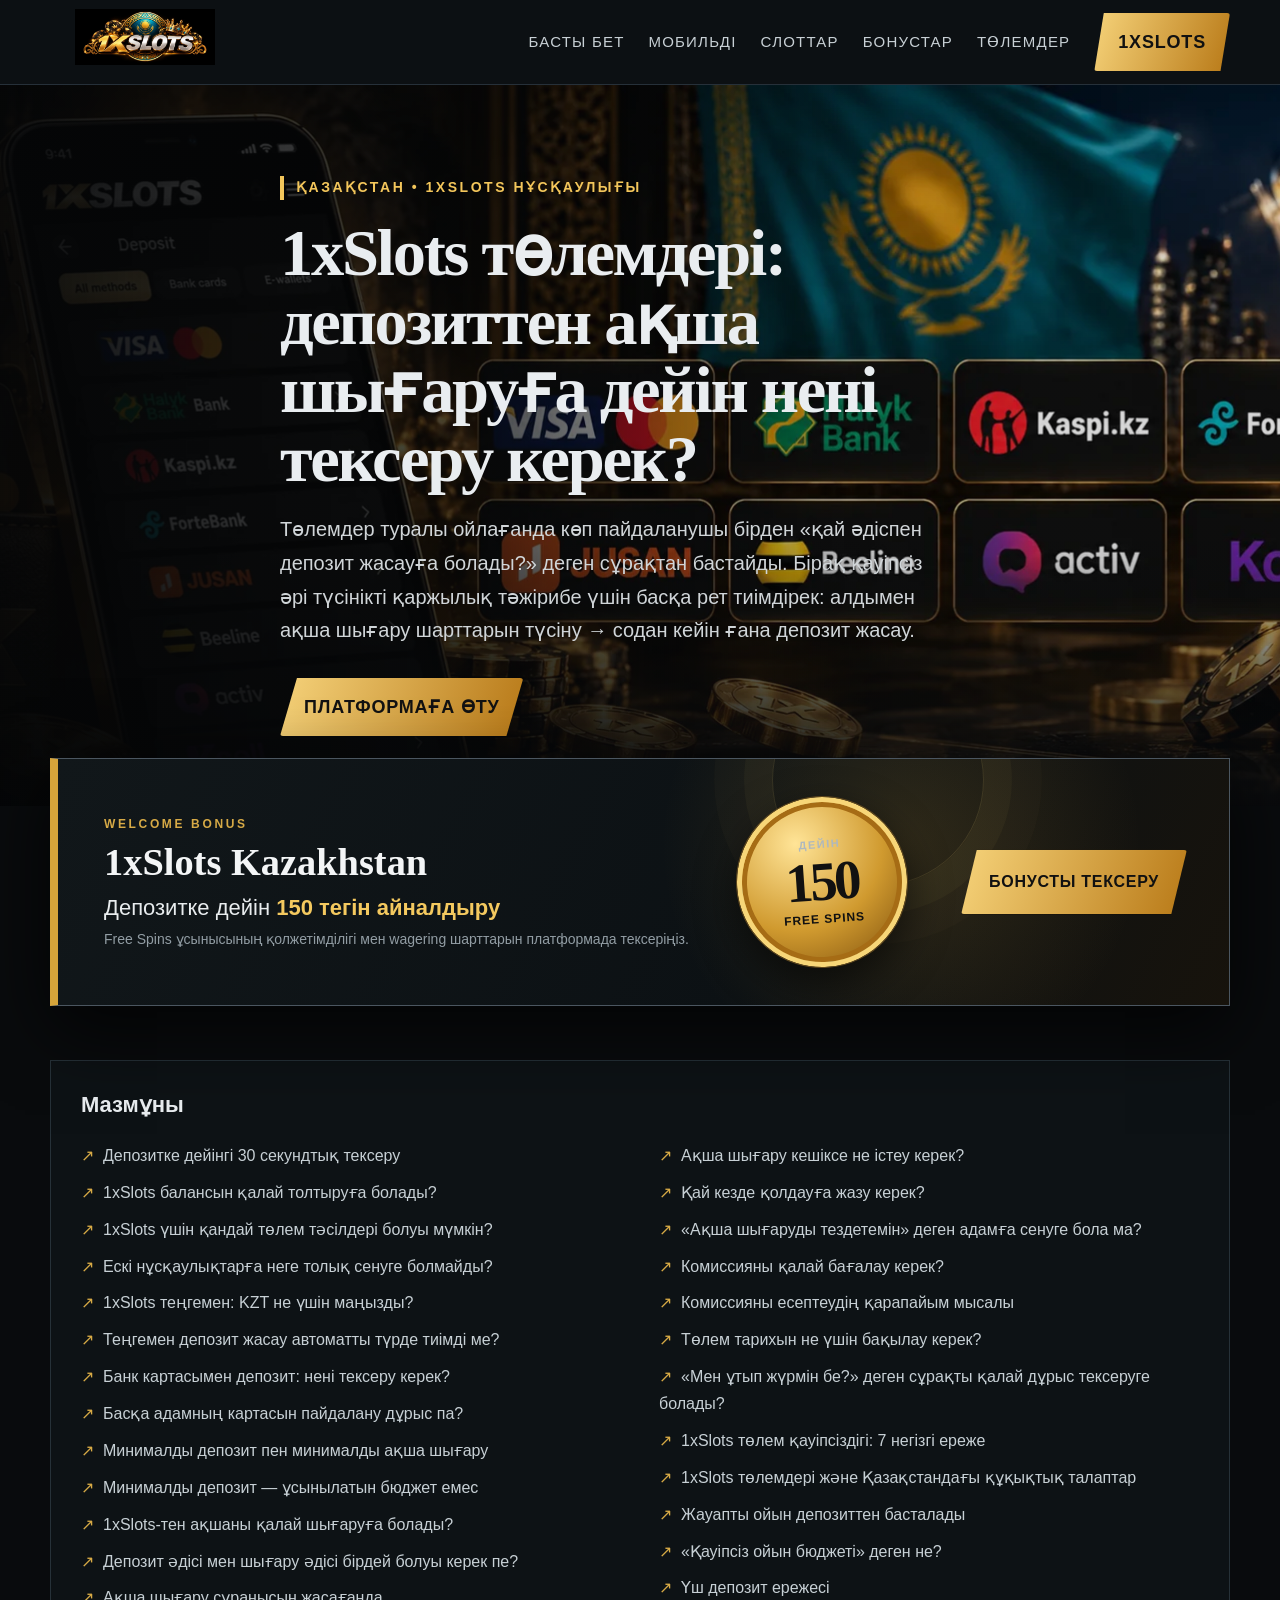
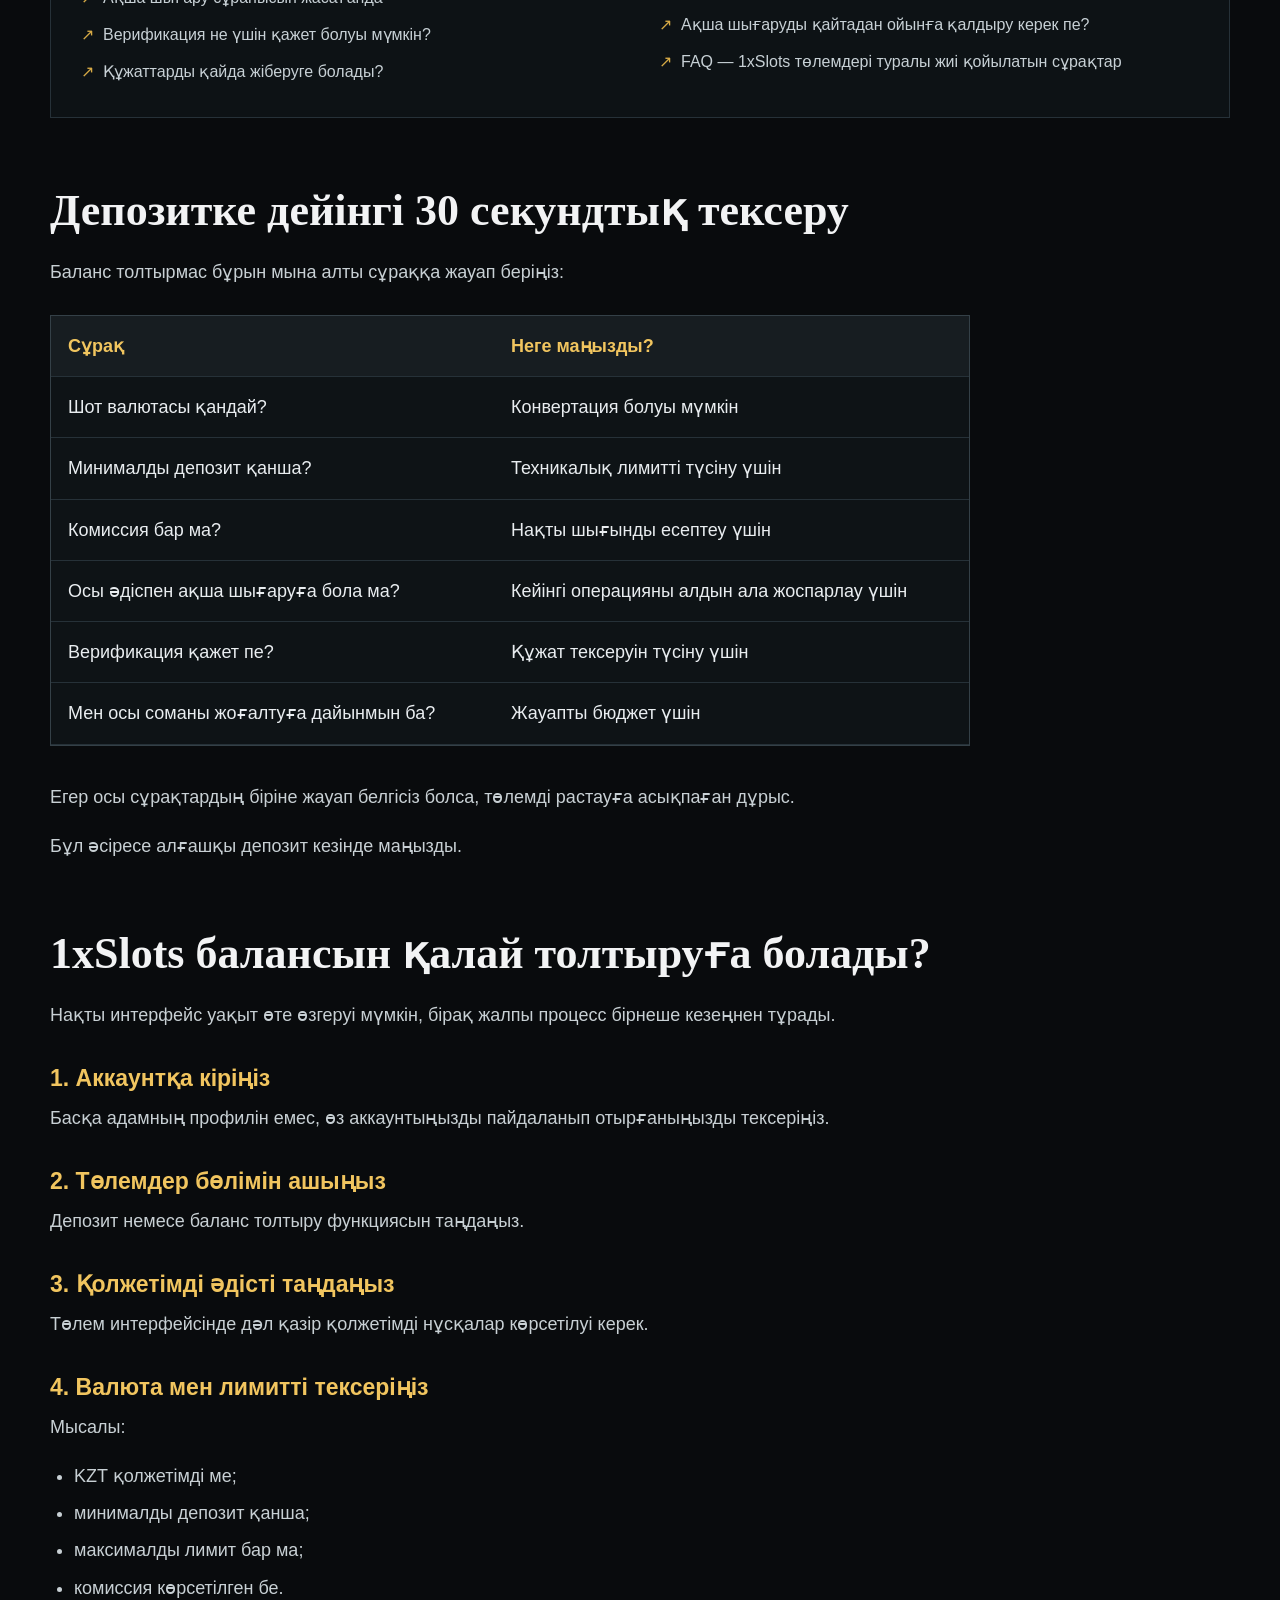
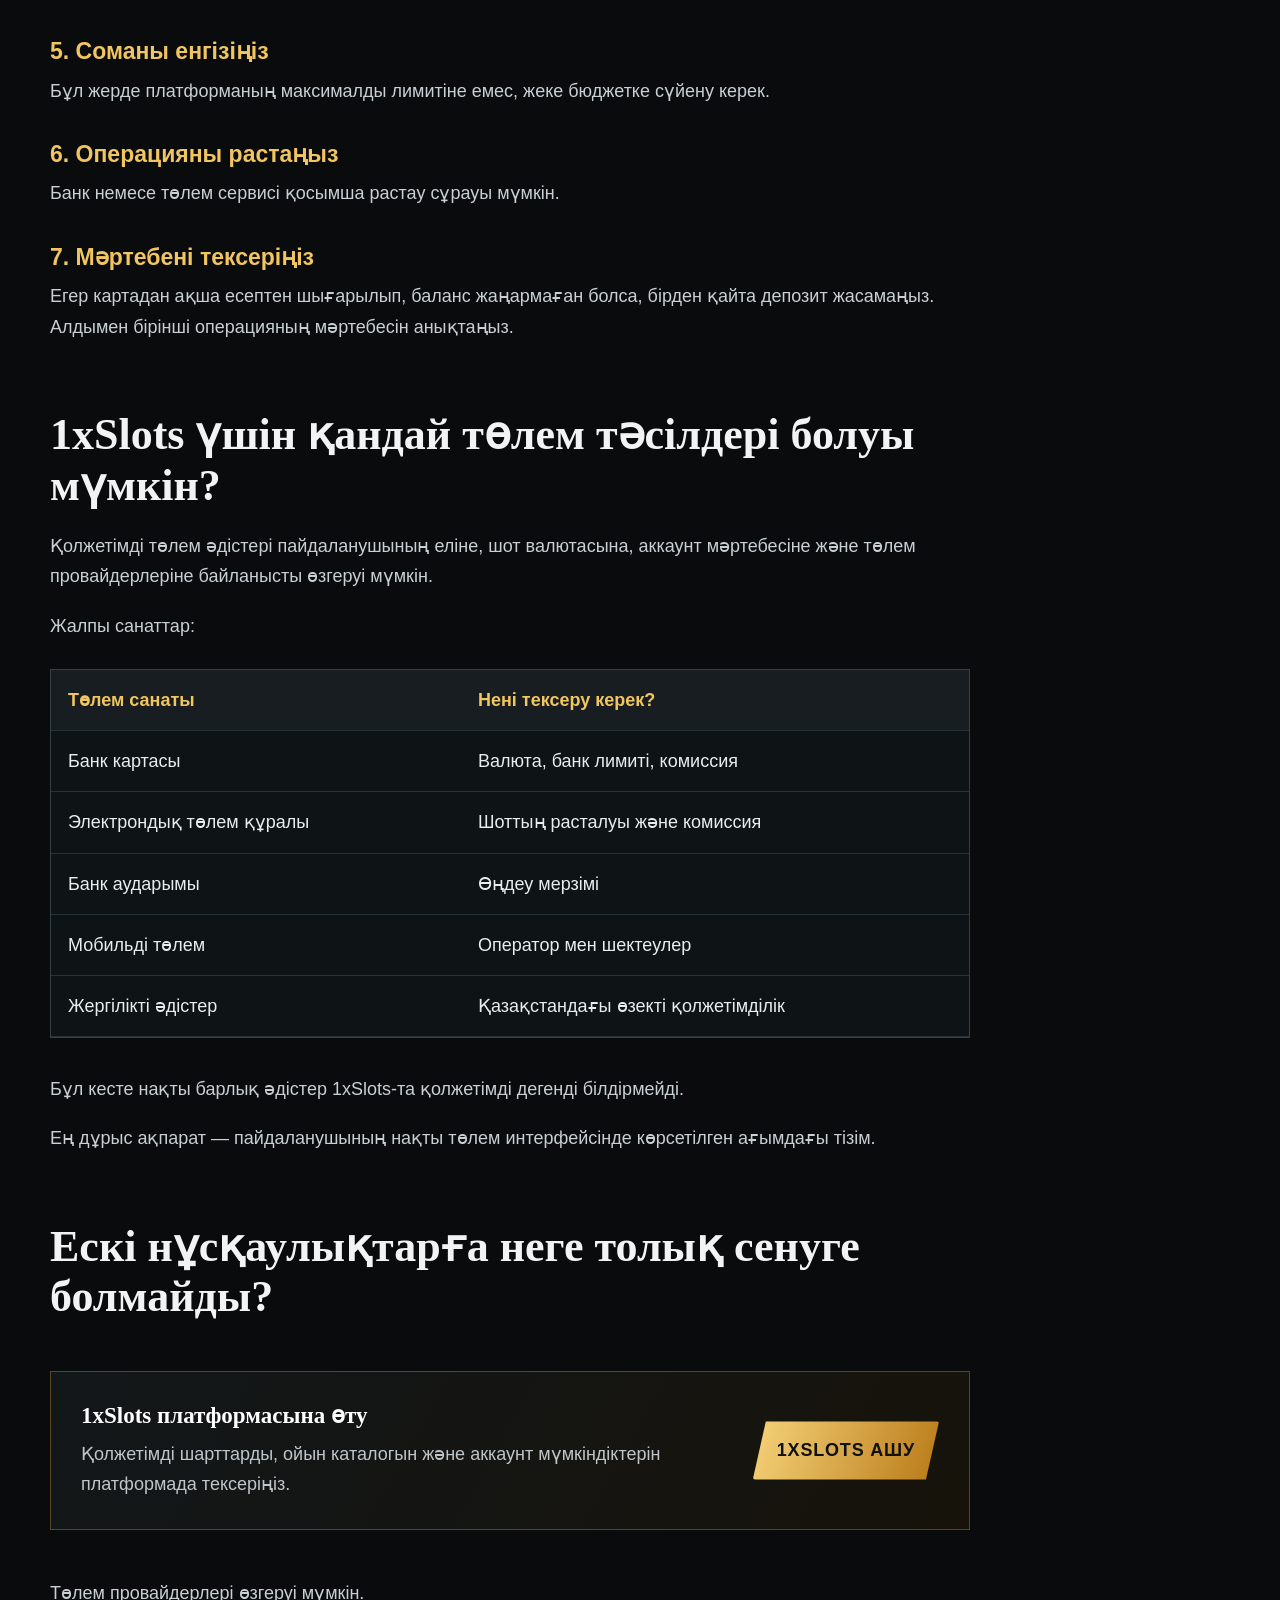
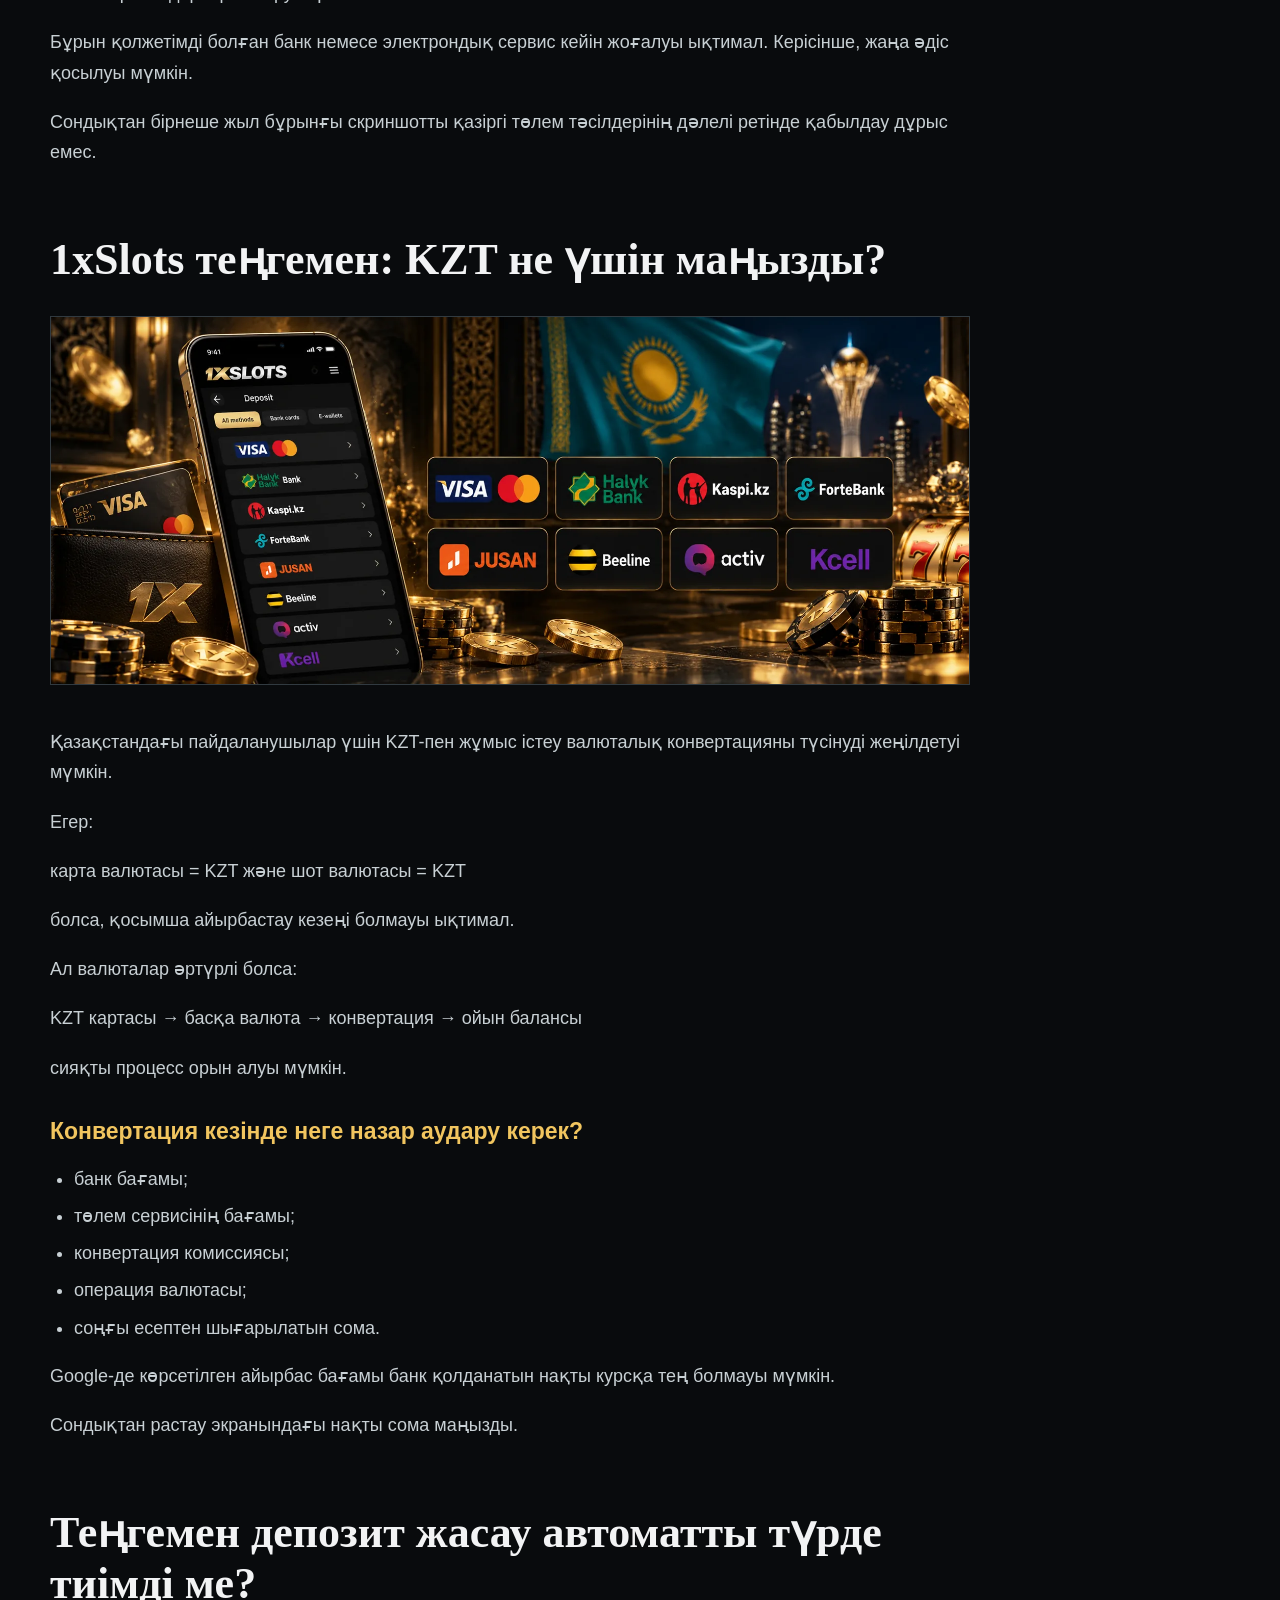
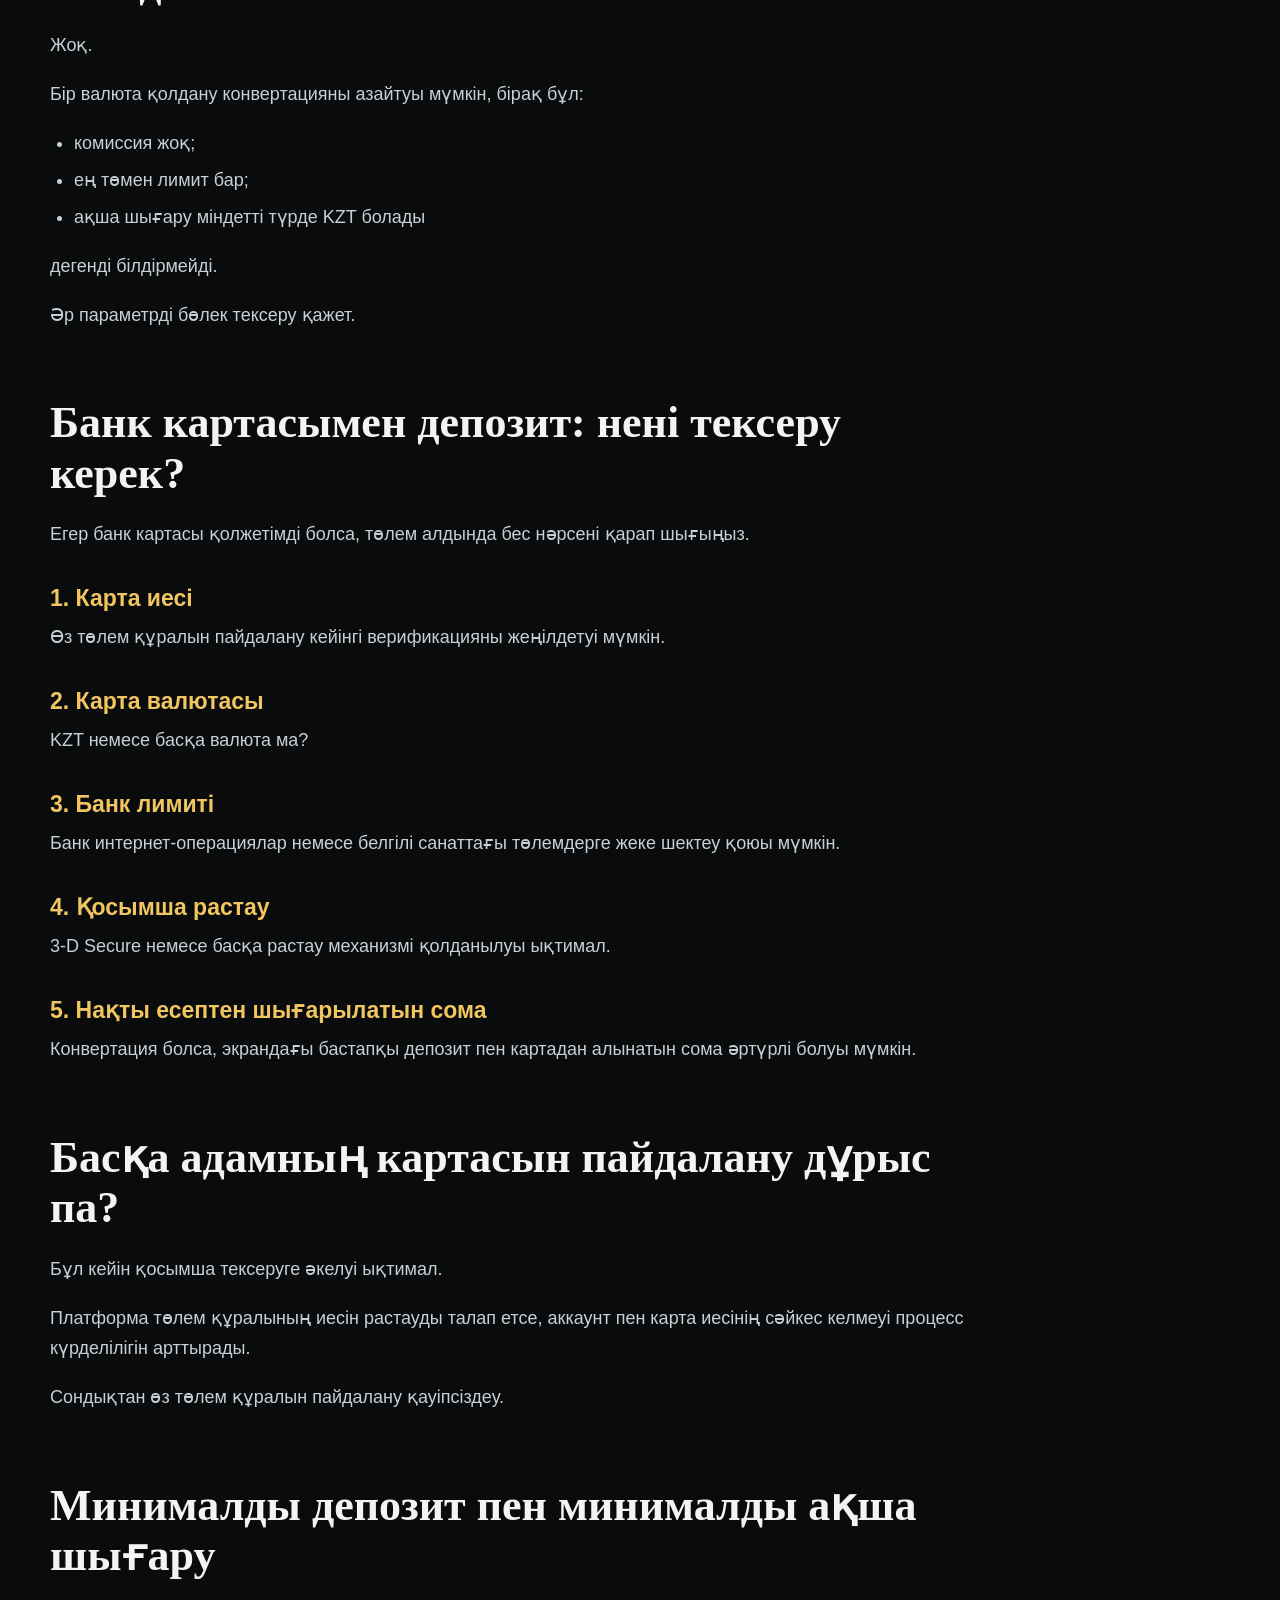
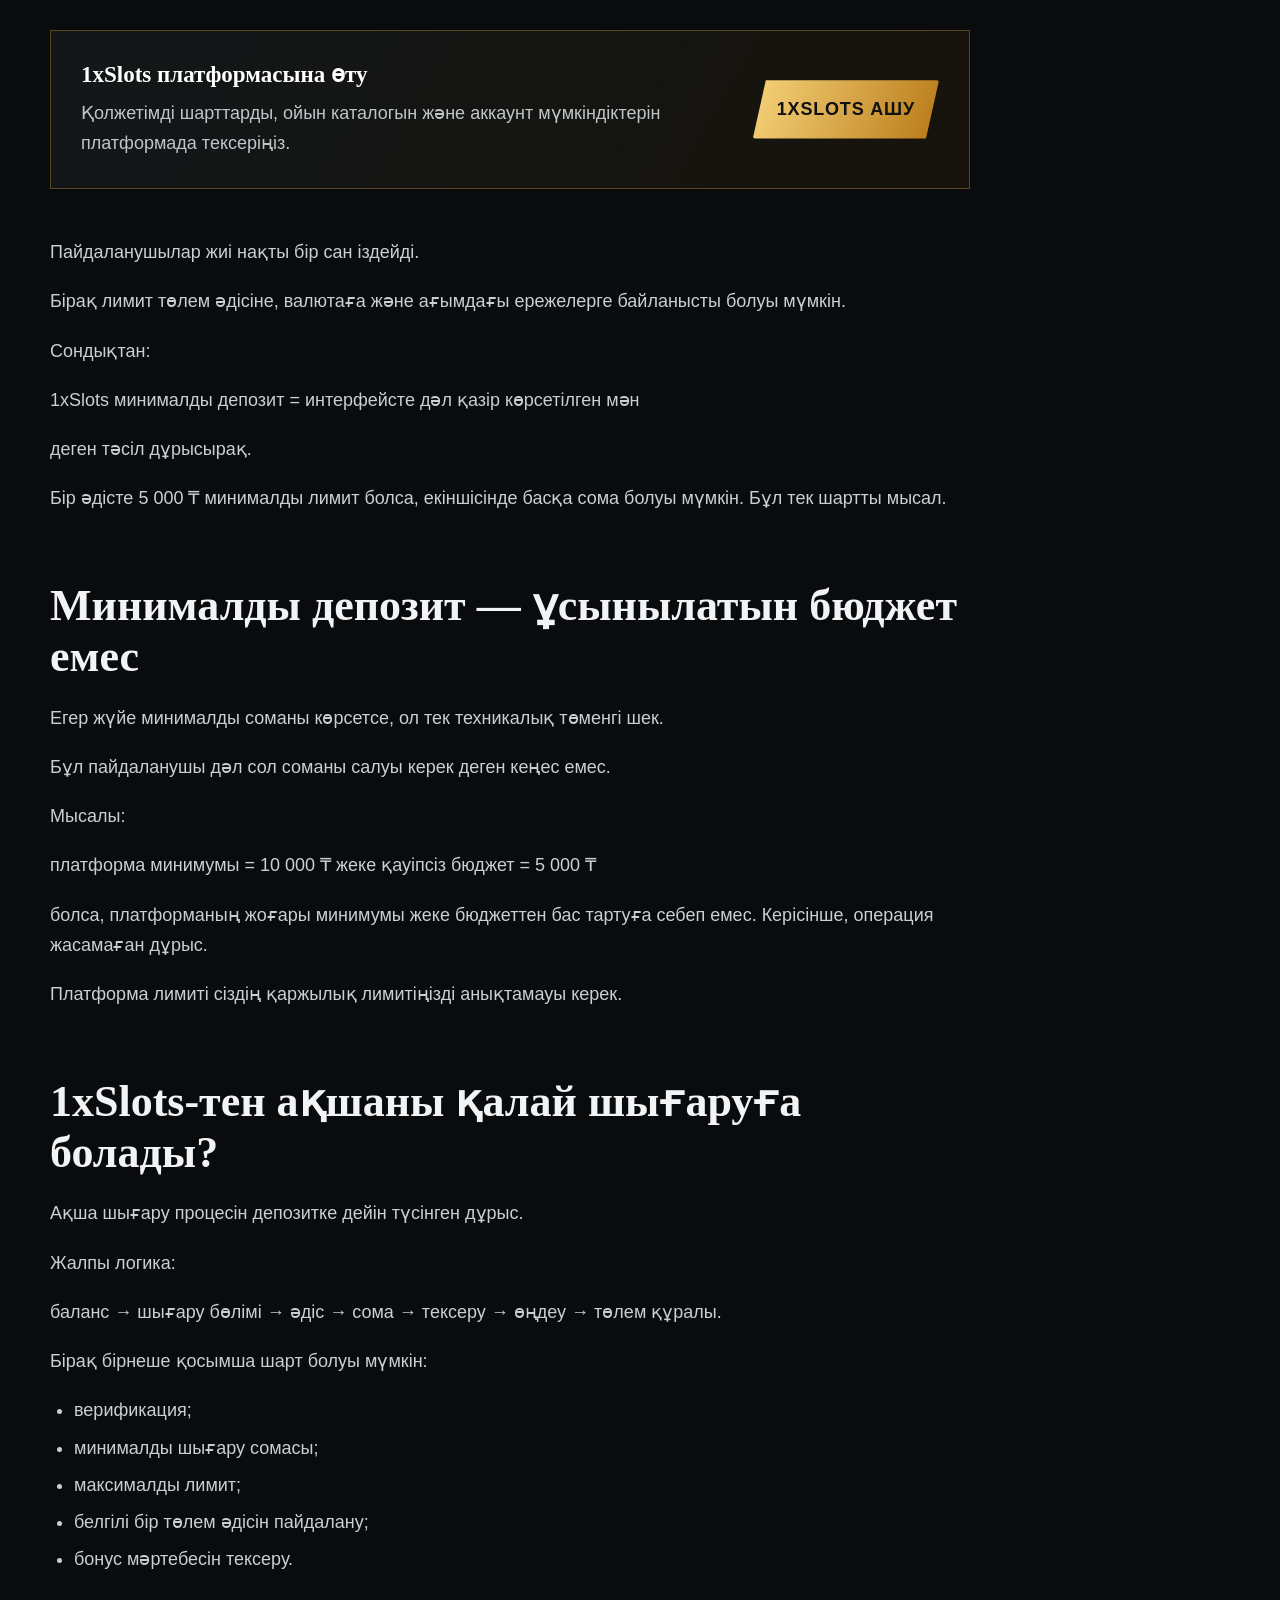
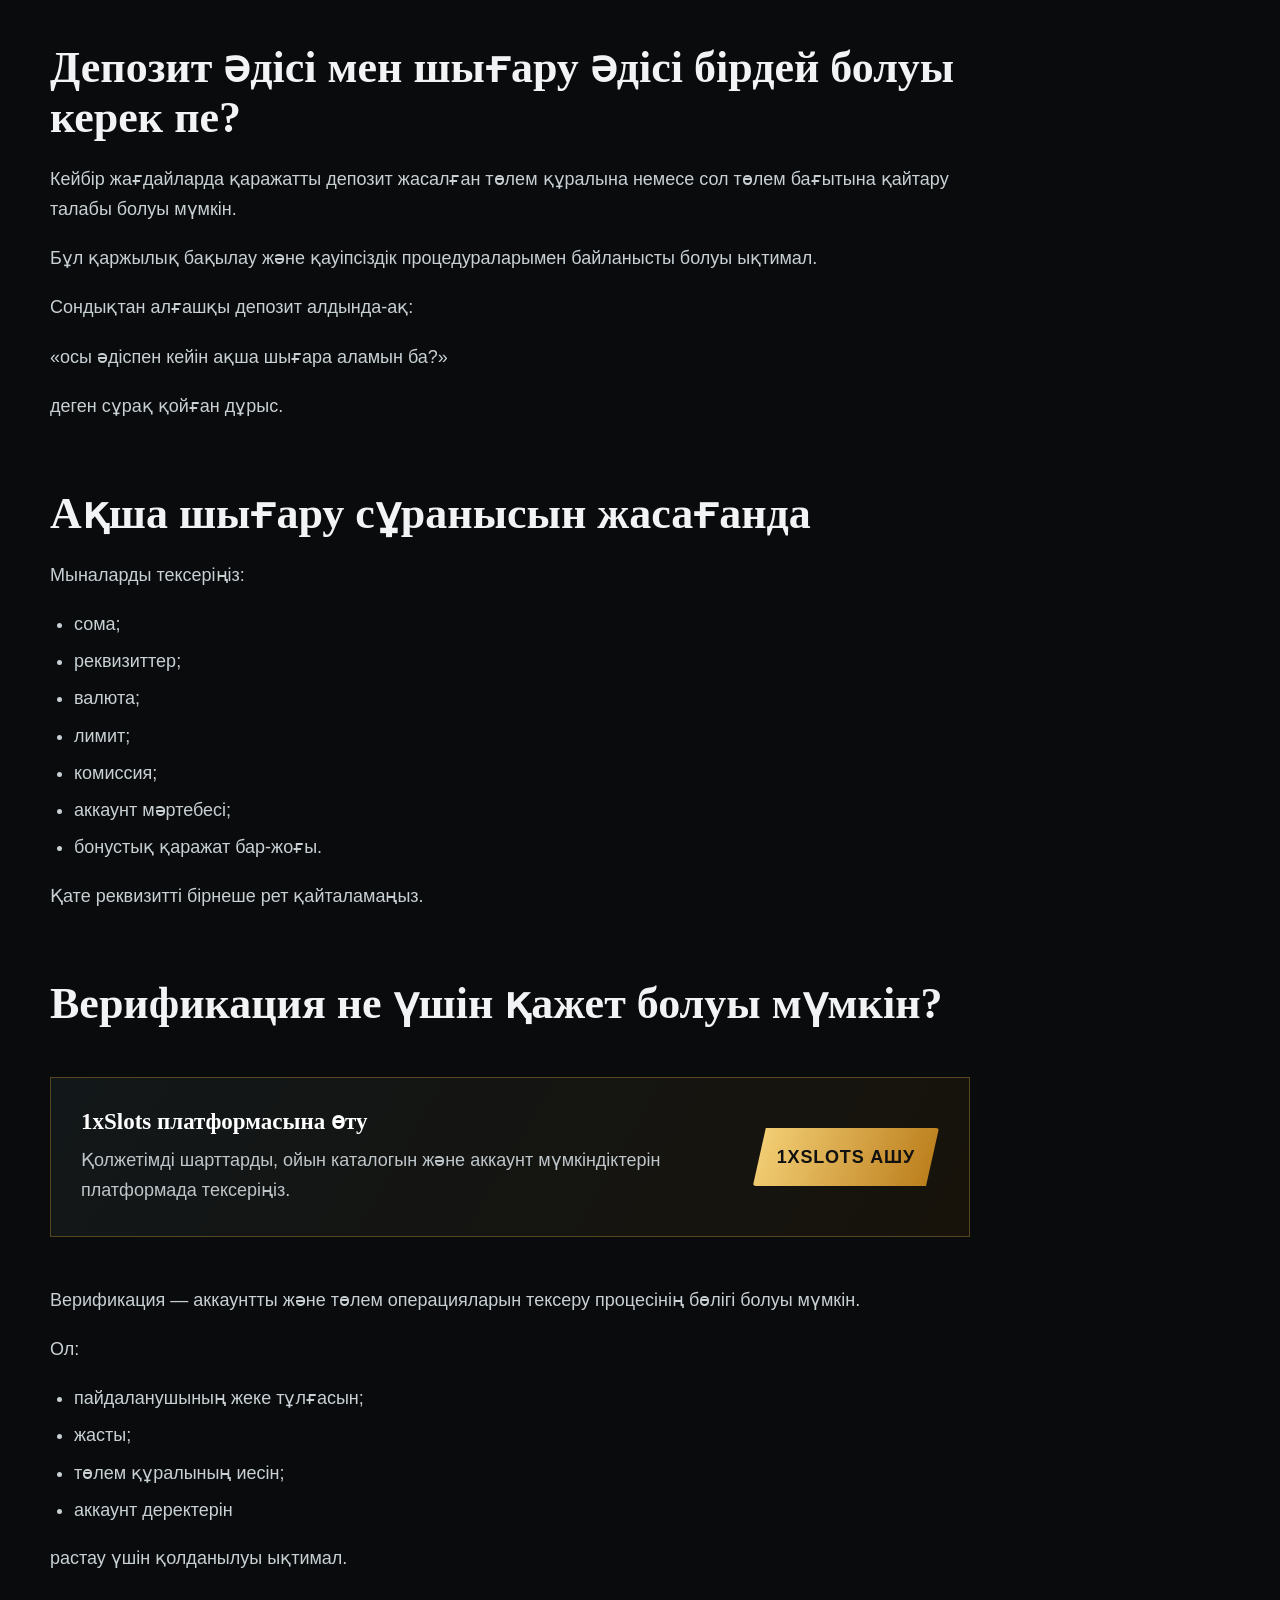
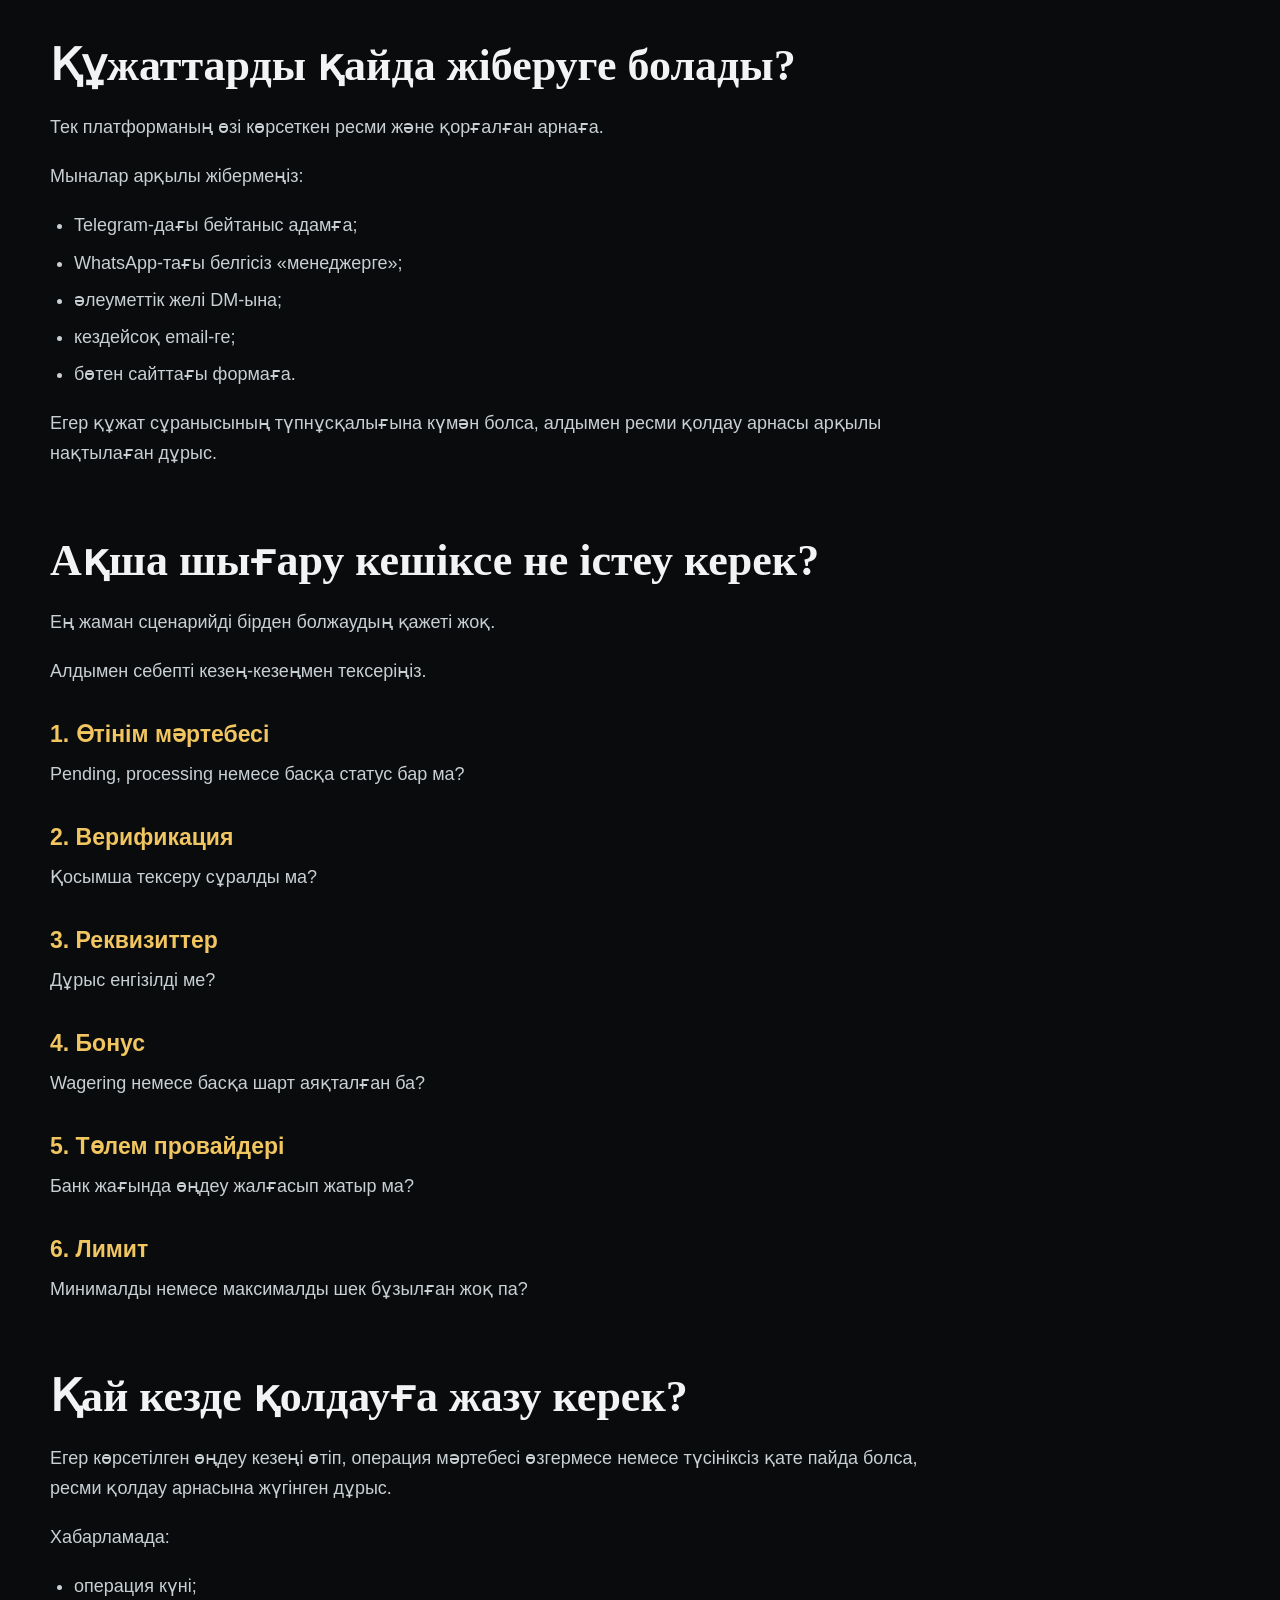
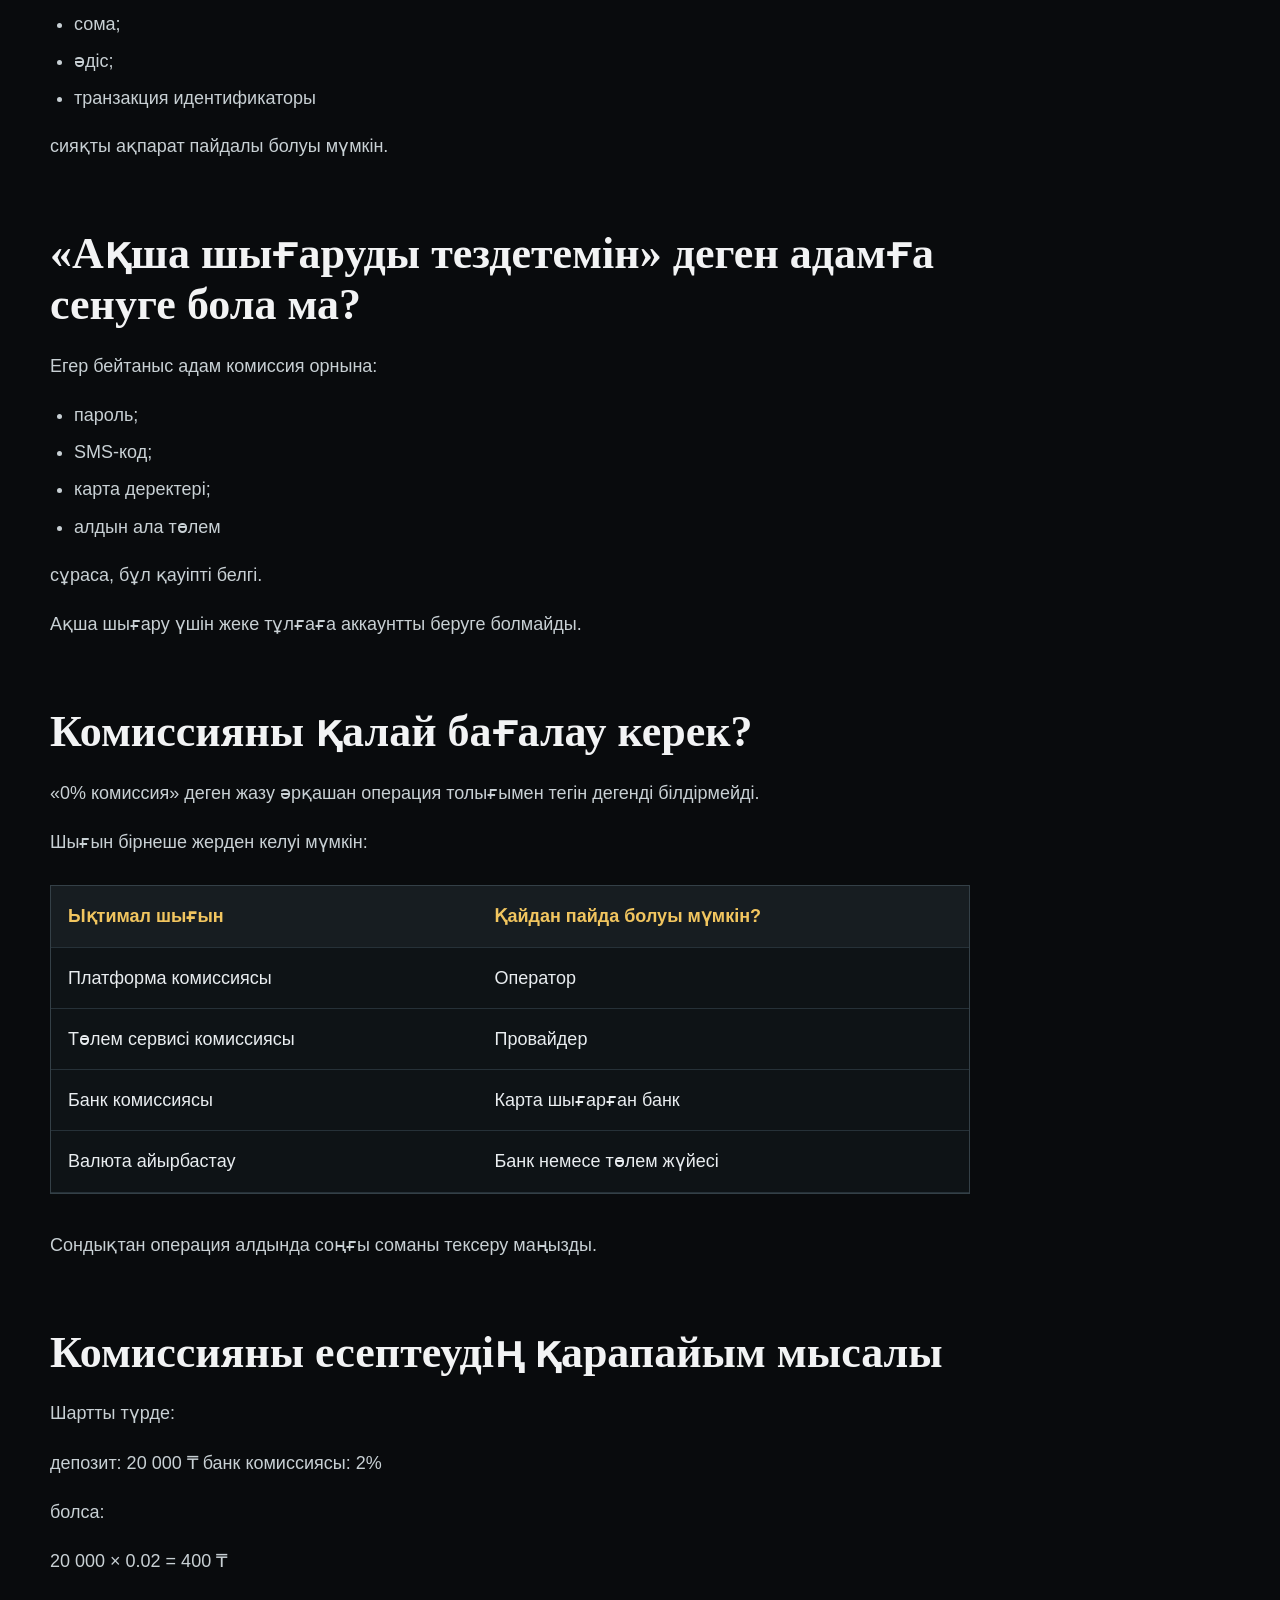
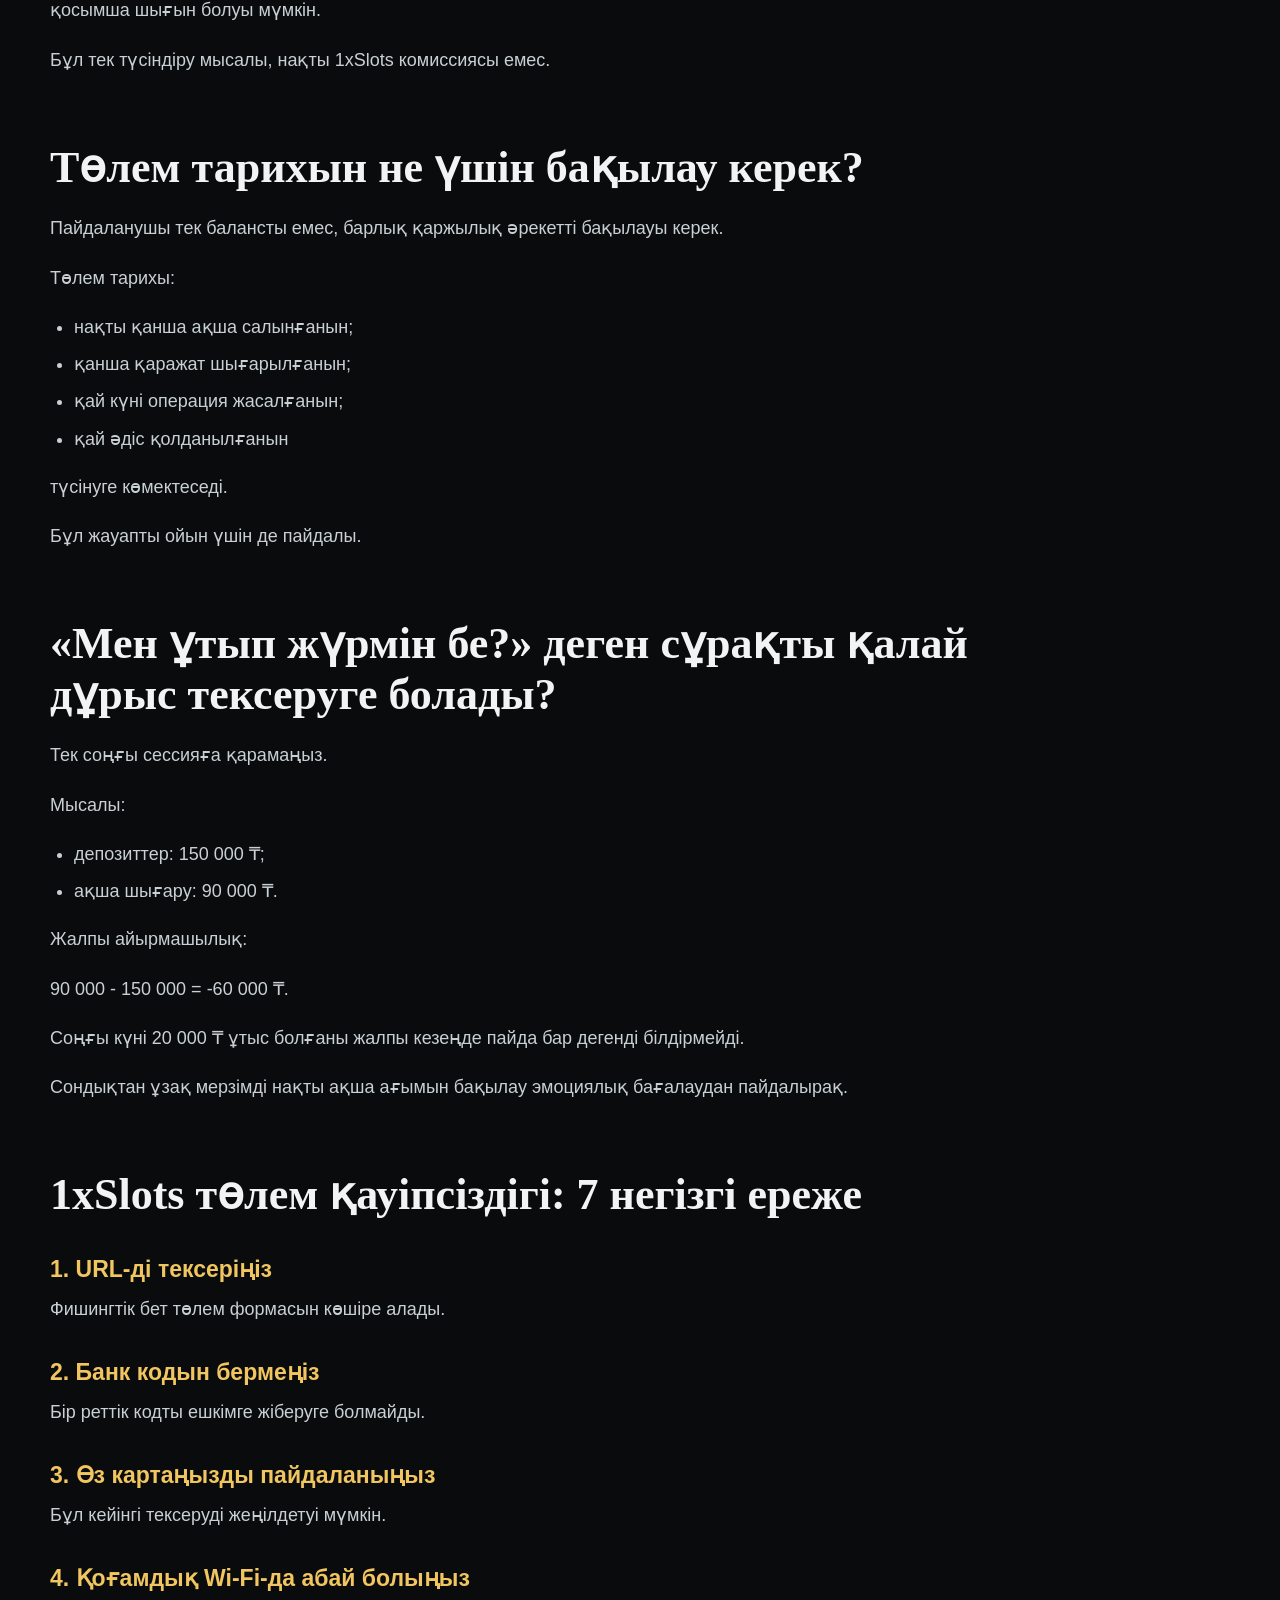
<file: payments/index.html>
<!doctype html><html lang="kk"><head><meta charset="utf-8"><meta name="viewport" content="width=device-width,initial-scale=1"><title>1xSlots төлемдері — депозит, KZT және ақша шығару</title><meta name="description" content="1xSlots жүйесінде депозит пен ақша шығару қалай жұмыс істейді: KZT, банк карталары, лимиттер, комиссиялар, верификация және төлем қауіпсіздігі."><link rel="canonical" href="https://kazakhstan-business.com/payments/"><meta name="robots" content="index,follow"><meta name="google-site-verification" content="Fn95gwhQaJIuSTz36BSD-wCy6BC4I4jT6tZDsOfP_Z8"><meta property="og:title" content="1xSlots төлемдері — депозит, KZT және ақша шығару"><meta property="og:description" content="1xSlots жүйесінде депозит пен ақша шығару қалай жұмыс істейді: KZT, банк карталары, лимиттер, комиссиялар, верификация және төлем қауіпсіздігі."><meta property="og:url" content="https://kazakhstan-business.com/payments/"><meta property="og:type" content="website"><meta property="og:image" content="https://kazakhstan-business.com/assets/img/deposit.webp"><meta name="twitter:card" content="summary_large_image"><link rel="icon" href="/favicon.png"><link rel="stylesheet" href="/assets/style.css"></head><body>
<header class="site-head"><div class="wrap head-inner"><a class="brand" href="/"><img src="/assets/img/logo.webp" alt="1xSlots Kazakhstan"></a><nav class="nav"><a href="/">Басты бет</a><a href="/mobile/">Мобильді</a><a href="/slots/">Слоттар</a><a href="/bonuses/">Бонустар</a><a href="/payments/">Төлемдер</a><a class="action" href="/go/">1xSlots</a></nav><details class="mobile-nav"><summary>Мәзір</summary><div class="mobile-panel"><a href="/">Басты бет</a><a href="/mobile/">Мобильді</a><a href="/slots/">Слоттар</a><a href="/bonuses/">Бонустар</a><a href="/payments/">Төлемдер</a><a class="action" href="/go/">1xSlots ашу</a></div></details></div></header>
<section class="hero"><div class="hero-media"><img src="/assets/img/deposit.webp" alt="1xSlots Kazakhstan"></div><div class="wrap hero-copy"><span class="eyebrow">Қазақстан • 1xSlots нұсқаулығы</span><h1>1xSlots төлемдері: депозиттен ақша шығаруға дейін нені тексеру керек?</h1><p>Төлемдер туралы ойлағанда көп пайдаланушы бірден «қай әдіспен депозит жасауға болады?» деген сұрақтан бастайды. Бірақ қауіпсіз әрі түсінікті қаржылық тәжірибе үшін басқа рет тиімдірек: алдымен ақша шығару шарттарын түсіну → содан кейін ғана депозит жасау.</p><div class="hero-actions"><a class="action" href="/go/">Платформаға өту</a></div></div></section>
<main class="content"><div class="wrap"><aside class="top-promo bonus-promo"><div class="bonus-copy"><span class="bonus-kicker">WELCOME BONUS</span><strong>1xSlots Kazakhstan</strong><span class="bonus-main">Депозитке дейін <b>150 тегін айналдыру</b></span><span class="bonus-note">Free Spins ұсынысының қолжетімділігі мен wagering шарттарын платформада тексеріңіз.</span></div><div class="bonus-badge"><span>ДЕЙІН</span><b>150</b><small>FREE SPINS</small></div><a class="action" href="/go/">Бонусты тексеру</a></aside><section class="toc"><h2>Мазмұны</h2><div class="toc-grid"><a href="#депозитке-дейінгі-30-секундтық-тексеру">Депозитке дейінгі 30 секундтық тексеру</a><a href="#1xslots-балансын-қалай-толтыруға-болады">1xSlots балансын қалай толтыруға болады?</a><a href="#1xslots-үшін-қандай-төлем-тәсілдері-болуы-мүмкін">1xSlots үшін қандай төлем тәсілдері болуы мүмкін?</a><a href="#ескі-нұсқаулықтарға-неге-толық-сенуге-болмайды">Ескі нұсқаулықтарға неге толық сенуге болмайды?</a><a href="#1xslots-теңгемен-kzt-не-үшін-маңызды">1xSlots теңгемен: KZT не үшін маңызды?</a><a href="#теңгемен-депозит-жасау-автоматты-түрде-тиімді-ме">Теңгемен депозит жасау автоматты түрде тиімді ме?</a><a href="#банк-картасымен-депозит-нені-тексеру-керек">Банк картасымен депозит: нені тексеру керек?</a><a href="#басқа-адамның-картасын-пайдалану-дұрыс-па">Басқа адамның картасын пайдалану дұрыс па?</a><a href="#минималды-депозит-пен-минималды-ақша-шығару">Минималды депозит пен минималды ақша шығару</a><a href="#минималды-депозит-ұсынылатын-бюджет-емес">Минималды депозит — ұсынылатын бюджет емес</a><a href="#1xslots-тен-ақшаны-қалай-шығаруға-болады">1xSlots-тен ақшаны қалай шығаруға болады?</a><a href="#депозит-әдісі-мен-шығару-әдісі-бірдей-болуы-керек-пе">Депозит әдісі мен шығару әдісі бірдей болуы керек пе?</a><a href="#ақша-шығару-сұранысын-жасағанда">Ақша шығару сұранысын жасағанда</a><a href="#верификация-не-үшін-қажет-болуы-мүмкін">Верификация не үшін қажет болуы мүмкін?</a><a href="#құжаттарды-қайда-жіберуге-болады">Құжаттарды қайда жіберуге болады?</a><a href="#ақша-шығару-кешіксе-не-істеу-керек">Ақша шығару кешіксе не істеу керек?</a><a href="#қай-кезде-қолдауға-жазу-керек">Қай кезде қолдауға жазу керек?</a><a href="#ақша-шығаруды-тездетемін-деген-адамға-сенуге-бола-ма">«Ақша шығаруды тездетемін» деген адамға сенуге бола ма?</a><a href="#комиссияны-қалай-бағалау-керек">Комиссияны қалай бағалау керек?</a><a href="#комиссияны-есептеудің-қарапайым-мысалы">Комиссияны есептеудің қарапайым мысалы</a><a href="#төлем-тарихын-не-үшін-бақылау-керек">Төлем тарихын не үшін бақылау керек?</a><a href="#мен-ұтып-жүрмін-бе-деген-сұрақты-қалай-дұрыс-тексеруге-болады">«Мен ұтып жүрмін бе?» деген сұрақты қалай дұрыс тексеруге болады?</a><a href="#1xslots-төлем-қауіпсіздігі-7-негізгі-ереже">1xSlots төлем қауіпсіздігі: 7 негізгі ереже</a><a href="#1xslots-төлемдері-және-қазақстандағы-құқықтық-талаптар">1xSlots төлемдері және Қазақстандағы құқықтық талаптар</a><a href="#жауапты-ойын-депозиттен-басталады">Жауапты ойын депозиттен басталады</a><a href="#қауіпсіз-ойын-бюджеті-деген-не">«Қауіпсіз ойын бюджеті» деген не?</a><a href="#үш-депозит-ережесі">Үш депозит ережесі</a><a href="#ақша-шығаруды-қайтадан-ойынға-қалдыру-керек-пе">Ақша шығаруды қайтадан ойынға қалдыру керек пе?</a><a href="#faq-1xslots-төлемдері-туралы-жиі-қойылатын-сұрақтар">FAQ — 1xSlots төлемдері туралы жиі қойылатын сұрақтар</a></div></section><article class="article"><h2 class="jump" id="депозитке-дейінгі-30-секундтық-тексеру">Депозитке дейінгі 30 секундтық тексеру</h2>
<p>Баланс толтырмас бұрын мына алты сұраққа жауап беріңіз:</p>
<div class="table-wrap"><table><tr><td>Сұрақ</td><td>Неге маңызды?</td></tr><tr><td>Шот валютасы қандай?</td><td>Конвертация болуы мүмкін</td></tr><tr><td>Минималды депозит қанша?</td><td>Техникалық лимитті түсіну үшін</td></tr><tr><td>Комиссия бар ма?</td><td>Нақты шығынды есептеу үшін</td></tr><tr><td>Осы әдіспен ақша шығаруға бола ма?</td><td>Кейінгі операцияны алдын ала жоспарлау үшін</td></tr><tr><td>Верификация қажет пе?</td><td>Құжат тексеруін түсіну үшін</td></tr><tr><td>Мен осы соманы жоғалтуға дайынмын ба?</td><td>Жауапты бюджет үшін</td></tr></table></div>
<p>Егер осы сұрақтардың біріне жауап белгісіз болса, төлемді растауға асықпаған дұрыс.</p>
<p>Бұл әсіресе алғашқы депозит кезінде маңызды.</p>
<h2 class="jump" id="1xslots-балансын-қалай-толтыруға-болады">1xSlots балансын қалай толтыруға болады?</h2>
<p>Нақты интерфейс уақыт өте өзгеруі мүмкін, бірақ жалпы процесс бірнеше кезеңнен тұрады.</p>
<h3>1. Аккаунтқа кіріңіз</h3>
<p>Басқа адамның профилін емес, өз аккаунтыңызды пайдаланып отырғаныңызды тексеріңіз.</p>
<h3>2. Төлемдер бөлімін ашыңыз</h3>
<p>Депозит немесе баланс толтыру функциясын таңдаңыз.</p>
<h3>3. Қолжетімді әдісті таңдаңыз</h3>
<p>Төлем интерфейсінде дәл қазір қолжетімді нұсқалар көрсетілуі керек.</p>
<h3>4. Валюта мен лимитті тексеріңіз</h3>
<p>Мысалы:</p>
<ul>
<li>KZT қолжетімді ме;</li>
<li>минималды депозит қанша;</li>
<li>максималды лимит бар ма;</li>
<li>комиссия көрсетілген бе.</li>
</ul>
<h3>5. Соманы енгізіңіз</h3>
<p>Бұл жерде платформаның максималды лимитіне емес, жеке бюджетке сүйену керек.</p>
<h3>6. Операцияны растаңыз</h3>
<p>Банк немесе төлем сервисі қосымша растау сұрауы мүмкін.</p>
<h3>7. Мәртебені тексеріңіз</h3>
<p>Егер картадан ақша есептен шығарылып, баланс жаңармаған болса, бірден қайта депозит жасамаңыз. Алдымен бірінші операцияның мәртебесін анықтаңыз.</p>
<h2 class="jump" id="1xslots-үшін-қандай-төлем-тәсілдері-болуы-мүмкін">1xSlots үшін қандай төлем тәсілдері болуы мүмкін?</h2>
<p>Қолжетімді төлем әдістері пайдаланушының еліне, шот валютасына, аккаунт мәртебесіне және төлем провайдерлеріне байланысты өзгеруі мүмкін.</p>
<p>Жалпы санаттар:</p>
<div class="table-wrap"><table><tr><td>Төлем санаты</td><td>Нені тексеру керек?</td></tr><tr><td>Банк картасы</td><td>Валюта, банк лимиті, комиссия</td></tr><tr><td>Электрондық төлем құралы</td><td>Шоттың расталуы және комиссия</td></tr><tr><td>Банк аударымы</td><td>Өңдеу мерзімі</td></tr><tr><td>Мобильді төлем</td><td>Оператор мен шектеулер</td></tr><tr><td>Жергілікті әдістер</td><td>Қазақстандағы өзекті қолжетімділік</td></tr></table></div>
<p>Бұл кесте нақты барлық әдістер 1xSlots-та қолжетімді дегенді білдірмейді.</p>
<p>Ең дұрыс ақпарат — пайдаланушының нақты төлем интерфейсінде көрсетілген ағымдағы тізім.</p>
<h2 class="jump" id="ескі-нұсқаулықтарға-неге-толық-сенуге-болмайды">Ескі нұсқаулықтарға неге толық сенуге болмайды?</h2>
<aside class="promo"><div><h3>1xSlots платформасына өту</h3><p>Қолжетімді шарттарды, ойын каталогын және аккаунт мүмкіндіктерін платформада тексеріңіз.</p></div><a class="action" href="/go/">1xSlots ашу</a></aside>
<p>Төлем провайдерлері өзгеруі мүмкін.</p>
<p>Бұрын қолжетімді болған банк немесе электрондық сервис кейін жоғалуы ықтимал. Керісінше, жаңа әдіс қосылуы мүмкін.</p>
<p>Сондықтан бірнеше жыл бұрынғы скриншотты қазіргі төлем тәсілдерінің дәлелі ретінде қабылдау дұрыс емес.</p>
<h2 class="jump" id="1xslots-теңгемен-kzt-не-үшін-маңызды">1xSlots теңгемен: KZT не үшін маңызды?</h2>
<figure class="section-img"><img src="/assets/img/deposit.webp" alt="1xSlots Kazakhstan" loading="lazy"></figure>
<p>Қазақстандағы пайдаланушылар үшін KZT-пен жұмыс істеу валюталық конвертацияны түсінуді жеңілдетуі мүмкін.</p>
<p>Егер:</p>
<p>карта валютасы = KZT
және
шот валютасы = KZT</p>
<p>болса, қосымша айырбастау кезеңі болмауы ықтимал.</p>
<p>Ал валюталар әртүрлі болса:</p>
<p>KZT картасы → басқа валюта → конвертация → ойын балансы</p>
<p>сияқты процесс орын алуы мүмкін.</p>
<h3>Конвертация кезінде неге назар аудару керек?</h3>
<ul>
<li>банк бағамы;</li>
<li>төлем сервисінің бағамы;</li>
<li>конвертация комиссиясы;</li>
<li>операция валютасы;</li>
<li>соңғы есептен шығарылатын сома.</li>
</ul>
<p>Google-де көрсетілген айырбас бағамы банк қолданатын нақты курсқа тең болмауы мүмкін.</p>
<p>Сондықтан растау экранындағы нақты сома маңызды.</p>
<h2 class="jump" id="теңгемен-депозит-жасау-автоматты-түрде-тиімді-ме">Теңгемен депозит жасау автоматты түрде тиімді ме?</h2>
<p>Жоқ.</p>
<p>Бір валюта қолдану конвертацияны азайтуы мүмкін, бірақ бұл:</p>
<ul>
<li>комиссия жоқ;</li>
<li>ең төмен лимит бар;</li>
<li>ақша шығару міндетті түрде KZT болады</li>
</ul>
<p>дегенді білдірмейді.</p>
<p>Әр параметрді бөлек тексеру қажет.</p>
<h2 class="jump" id="банк-картасымен-депозит-нені-тексеру-керек">Банк картасымен депозит: нені тексеру керек?</h2>
<p>Егер банк картасы қолжетімді болса, төлем алдында бес нәрсені қарап шығыңыз.</p>
<h3>1. Карта иесі</h3>
<p>Өз төлем құралын пайдалану кейінгі верификацияны жеңілдетуі мүмкін.</p>
<h3>2. Карта валютасы</h3>
<p>KZT немесе басқа валюта ма?</p>
<h3>3. Банк лимиті</h3>
<p>Банк интернет-операциялар немесе белгілі санаттағы төлемдерге жеке шектеу қоюы мүмкін.</p>
<h3>4. Қосымша растау</h3>
<p>3-D Secure немесе басқа растау механизмі қолданылуы ықтимал.</p>
<h3>5. Нақты есептен шығарылатын сома</h3>
<p>Конвертация болса, экрандағы бастапқы депозит пен картадан алынатын сома әртүрлі болуы мүмкін.</p>
<h2 class="jump" id="басқа-адамның-картасын-пайдалану-дұрыс-па">Басқа адамның картасын пайдалану дұрыс па?</h2>
<p>Бұл кейін қосымша тексеруге әкелуі ықтимал.</p>
<p>Платформа төлем құралының иесін растауды талап етсе, аккаунт пен карта иесінің сәйкес келмеуі процесс күрделілігін арттырады.</p>
<p>Сондықтан өз төлем құралын пайдалану қауіпсіздеу.</p>
<h2 class="jump" id="минималды-депозит-пен-минималды-ақша-шығару">Минималды депозит пен минималды ақша шығару</h2>
<aside class="promo"><div><h3>1xSlots платформасына өту</h3><p>Қолжетімді шарттарды, ойын каталогын және аккаунт мүмкіндіктерін платформада тексеріңіз.</p></div><a class="action" href="/go/">1xSlots ашу</a></aside>
<p>Пайдаланушылар жиі нақты бір сан іздейді.</p>
<p>Бірақ лимит төлем әдісіне, валютаға және ағымдағы ережелерге байланысты болуы мүмкін.</p>
<p>Сондықтан:</p>
<p>1xSlots минималды депозит = интерфейсте дәл қазір көрсетілген мән</p>
<p>деген тәсіл дұрысырақ.</p>
<p>Бір әдісте 5 000 ₸ минималды лимит болса, екіншісінде басқа сома болуы мүмкін. Бұл тек шартты мысал.</p>
<h2 class="jump" id="минималды-депозит-ұсынылатын-бюджет-емес">Минималды депозит — ұсынылатын бюджет емес</h2>
<p>Егер жүйе минималды соманы көрсетсе, ол тек техникалық төменгі шек.</p>
<p>Бұл пайдаланушы дәл сол соманы салуы керек деген кеңес емес.</p>
<p>Мысалы:</p>
<p>платформа минимумы = 10 000 ₸
жеке қауіпсіз бюджет = 5 000 ₸</p>
<p>болса, платформаның жоғары минимумы жеке бюджеттен бас тартуға себеп емес. Керісінше, операция жасамаған дұрыс.</p>
<p>Платформа лимиті сіздің қаржылық лимитіңізді анықтамауы керек.</p>
<h2 class="jump" id="1xslots-тен-ақшаны-қалай-шығаруға-болады">1xSlots-тен ақшаны қалай шығаруға болады?</h2>
<p>Ақша шығару процесін депозитке дейін түсінген дұрыс.</p>
<p>Жалпы логика:</p>
<p>баланс → шығару бөлімі → әдіс → сома → тексеру → өңдеу → төлем құралы.</p>
<p>Бірақ бірнеше қосымша шарт болуы мүмкін:</p>
<ul>
<li>верификация;</li>
<li>минималды шығару сомасы;</li>
<li>максималды лимит;</li>
<li>белгілі бір төлем әдісін пайдалану;</li>
<li>бонус мәртебесін тексеру.</li>
</ul>
<h2 class="jump" id="депозит-әдісі-мен-шығару-әдісі-бірдей-болуы-керек-пе">Депозит әдісі мен шығару әдісі бірдей болуы керек пе?</h2>
<p>Кейбір жағдайларда қаражатты депозит жасалған төлем құралына немесе сол төлем бағытына қайтару талабы болуы мүмкін.</p>
<p>Бұл қаржылық бақылау және қауіпсіздік процедураларымен байланысты болуы ықтимал.</p>
<p>Сондықтан алғашқы депозит алдында-ақ:</p>
<p>«осы әдіспен кейін ақша шығара аламын ба?»</p>
<p>деген сұрақ қойған дұрыс.</p>
<h2 class="jump" id="ақша-шығару-сұранысын-жасағанда">Ақша шығару сұранысын жасағанда</h2>
<p>Мыналарды тексеріңіз:</p>
<ul>
<li>сома;</li>
<li>реквизиттер;</li>
<li>валюта;</li>
<li>лимит;</li>
<li>комиссия;</li>
<li>аккаунт мәртебесі;</li>
<li>бонустық қаражат бар-жоғы.</li>
</ul>
<p>Қате реквизитті бірнеше рет қайталамаңыз.</p>
<h2 class="jump" id="верификация-не-үшін-қажет-болуы-мүмкін">Верификация не үшін қажет болуы мүмкін?</h2>
<aside class="promo"><div><h3>1xSlots платформасына өту</h3><p>Қолжетімді шарттарды, ойын каталогын және аккаунт мүмкіндіктерін платформада тексеріңіз.</p></div><a class="action" href="/go/">1xSlots ашу</a></aside>
<p>Верификация — аккаунтты және төлем операцияларын тексеру процесінің бөлігі болуы мүмкін.</p>
<p>Ол:</p>
<ul>
<li>пайдаланушының жеке тұлғасын;</li>
<li>жасты;</li>
<li>төлем құралының иесін;</li>
<li>аккаунт деректерін</li>
</ul>
<p>растау үшін қолданылуы ықтимал.</p>
<h2 class="jump" id="құжаттарды-қайда-жіберуге-болады">Құжаттарды қайда жіберуге болады?</h2>
<p>Тек платформаның өзі көрсеткен ресми және қорғалған арнаға.</p>
<p>Мыналар арқылы жібермеңіз:</p>
<ul>
<li>Telegram-дағы бейтаныс адамға;</li>
<li>WhatsApp-тағы белгісіз «менеджерге»;</li>
<li>әлеуметтік желі DM-ына;</li>
<li>кездейсоқ email-ге;</li>
<li>бөтен сайттағы формаға.</li>
</ul>
<p>Егер құжат сұранысының түпнұсқалығына күмән болса, алдымен ресми қолдау арнасы арқылы нақтылаған дұрыс.</p>
<h2 class="jump" id="ақша-шығару-кешіксе-не-істеу-керек">Ақша шығару кешіксе не істеу керек?</h2>
<p>Ең жаман сценарийді бірден болжаудың қажеті жоқ.</p>
<p>Алдымен себепті кезең-кезеңмен тексеріңіз.</p>
<h3>1. Өтінім мәртебесі</h3>
<p>Pending, processing немесе басқа статус бар ма?</p>
<h3>2. Верификация</h3>
<p>Қосымша тексеру сұралды ма?</p>
<h3>3. Реквизиттер</h3>
<p>Дұрыс енгізілді ме?</p>
<h3>4. Бонус</h3>
<p>Wagering немесе басқа шарт аяқталған ба?</p>
<h3>5. Төлем провайдері</h3>
<p>Банк жағында өңдеу жалғасып жатыр ма?</p>
<h3>6. Лимит</h3>
<p>Минималды немесе максималды шек бұзылған жоқ па?</p>
<h2 class="jump" id="қай-кезде-қолдауға-жазу-керек">Қай кезде қолдауға жазу керек?</h2>
<p>Егер көрсетілген өңдеу кезеңі өтіп, операция мәртебесі өзгермесе немесе түсініксіз қате пайда болса, ресми қолдау арнасына жүгінген дұрыс.</p>
<p>Хабарламада:</p>
<ul>
<li>операция күні;</li>
<li>сома;</li>
<li>әдіс;</li>
<li>транзакция идентификаторы</li>
</ul>
<p>сияқты ақпарат пайдалы болуы мүмкін.</p>
<h2 class="jump" id="ақша-шығаруды-тездетемін-деген-адамға-сенуге-бола-ма">«Ақша шығаруды тездетемін» деген адамға сенуге бола ма?</h2>
<p>Егер бейтаныс адам комиссия орнына:</p>
<ul>
<li>пароль;</li>
<li>SMS-код;</li>
<li>карта деректері;</li>
<li>алдын ала төлем</li>
</ul>
<p>сұраса, бұл қауіпті белгі.</p>
<p>Ақша шығару үшін жеке тұлғаға аккаунтты беруге болмайды.</p>
<h2 class="jump" id="комиссияны-қалай-бағалау-керек">Комиссияны қалай бағалау керек?</h2>
<p>«0% комиссия» деген жазу әрқашан операция толығымен тегін дегенді білдірмейді.</p>
<p>Шығын бірнеше жерден келуі мүмкін:</p>
<div class="table-wrap"><table><tr><td>Ықтимал шығын</td><td>Қайдан пайда болуы мүмкін?</td></tr><tr><td>Платформа комиссиясы</td><td>Оператор</td></tr><tr><td>Төлем сервисі комиссиясы</td><td>Провайдер</td></tr><tr><td>Банк комиссиясы</td><td>Карта шығарған банк</td></tr><tr><td>Валюта айырбастау</td><td>Банк немесе төлем жүйесі</td></tr></table></div>
<p>Сондықтан операция алдында соңғы соманы тексеру маңызды.</p>
<h2 class="jump" id="комиссияны-есептеудің-қарапайым-мысалы">Комиссияны есептеудің қарапайым мысалы</h2>
<p>Шартты түрде:</p>
<p>депозит: 20 000 ₸
банк комиссиясы: 2%</p>
<p>болса:</p>
<p>20 000 × 0.02 = 400 ₸</p>
<p>қосымша шығын болуы мүмкін.</p>
<p>Бұл тек түсіндіру мысалы, нақты 1xSlots комиссиясы емес.</p>
<h2 class="jump" id="төлем-тарихын-не-үшін-бақылау-керек">Төлем тарихын не үшін бақылау керек?</h2>
<p>Пайдаланушы тек балансты емес, барлық қаржылық әрекетті бақылауы керек.</p>
<p>Төлем тарихы:</p>
<ul>
<li>нақты қанша ақша салынғанын;</li>
<li>қанша қаражат шығарылғанын;</li>
<li>қай күні операция жасалғанын;</li>
<li>қай әдіс қолданылғанын</li>
</ul>
<p>түсінуге көмектеседі.</p>
<p>Бұл жауапты ойын үшін де пайдалы.</p>
<h2 class="jump" id="мен-ұтып-жүрмін-бе-деген-сұрақты-қалай-дұрыс-тексеруге-болады">«Мен ұтып жүрмін бе?» деген сұрақты қалай дұрыс тексеруге болады?</h2>
<p>Тек соңғы сессияға қарамаңыз.</p>
<p>Мысалы:</p>
<ul>
<li>депозиттер: 150 000 ₸;</li>
<li>ақша шығару: 90 000 ₸.</li>
</ul>
<p>Жалпы айырмашылық:</p>
<p>90 000 - 150 000 = -60 000 ₸.</p>
<p>Соңғы күні 20 000 ₸ ұтыс болғаны жалпы кезеңде пайда бар дегенді білдірмейді.</p>
<p>Сондықтан ұзақ мерзімді нақты ақша ағымын бақылау эмоциялық бағалаудан пайдалырақ.</p>
<h2 class="jump" id="1xslots-төлем-қауіпсіздігі-7-негізгі-ереже">1xSlots төлем қауіпсіздігі: 7 негізгі ереже</h2>
<h3>1. URL-ді тексеріңіз</h3>
<p>Фишингтік бет төлем формасын көшіре алады.</p>
<h3>2. Банк кодын бермеңіз</h3>
<p>Бір реттік кодты ешкімге жіберуге болмайды.</p>
<h3>3. Өз картаңызды пайдаланыңыз</h3>
<p>Бұл кейінгі тексеруді жеңілдетуі мүмкін.</p>
<h3>4. Қоғамдық Wi-Fi-да абай болыңыз</h3>
<p>Қаржылық операция үшін сенімді желі қолайлырақ.</p>
<h3>5. Төлем сомасын екі рет тексеріңіз</h3>
<p>Әсіресе валюта айырбасталса.</p>
<h3>6. Скриншот немесе транзакция ID сақтаңыз</h3>
<p>Мәселе туындаса, анықтама ретінде қажет болуы мүмкін.</p>
<h3>7. «Арнайы төлем бағдарламасын» орнатпаңыз</h3>
<p>Күдікті APK немесе бағдарлама төлемді «арзандатуға» уәде берсе, ол қауіпсіз болмауы мүмкін.</p>
<h2 class="jump" id="1xslots-төлемдері-және-қазақстандағы-құқықтық-талаптар">1xSlots төлемдері және Қазақстандағы құқықтық талаптар</h2>
<p>Қазақстанда құмар ойындар саласы арнайы заңнамамен реттеледі. Онлайн және электрондық казиноға қатысты шектеулер бар, сондықтан төлем әдісінің немесе KZT валютасының техникалық түрде қолжетімді болуы қызметтің Қазақстанда заңды екенін өздігінен дәлелдемейді.</p>
<p>Пайдаланушы қаржылық операция жасамас бұрын:</p>
<ul>
<li>оператордың құқықтық мәртебесін;</li>
<li>Қазақстанның қолданыстағы заңнамасын;</li>
<li>төлем провайдерінің ережесін;</li>
<li>банк шектеулерін;</li>
<li>жас талаптарын</li>
</ul>
<p>тексеруі керек.</p>
<p>Егер банк немесе төлем жүйесі операцияны шектесе, оны басқа техникалық тәсілмен айналып өтуге тырыспау керек.</p>
<p>Төлемнің өтуі = қызметтің заңды екеніне кепілдік емес.</p>
<h2 class="jump" id="жауапты-ойын-депозиттен-басталады">Жауапты ойын депозиттен басталады</h2>
<p>Жауапты ойын туралы көбіне ставка кезінде айтылады, бірақ ең маңызды шешім одан бұрын қабылданады:</p>
<p>қанша ақша депозитке салуға болады?</p>
<p>Бұл соманы платформаның максималды лимиті емес, пайдаланушының нақты қаржылық жағдайы анықтауы керек.</p>
<h2 class="jump" id="қауіпсіз-ойын-бюджеті-деген-не">«Қауіпсіз ойын бюджеті» деген не?</h2>
<p>Бұл:</p>
<ul>
<li>жалдау ақысынан;</li>
<li>коммуналдық төлемнен;</li>
<li>азық-түлік бюджетінен;</li>
<li>кредит төлемінен;</li>
<li>жинақтан;</li>
<li>отбасы шығынынан</li>
</ul>
<p>кейін қалған және толық жоғалған жағдайда күнделікті өмірге әсер етпейтін сома.</p>
<h2 class="jump" id="үш-депозит-ережесі">Үш депозит ережесі</h2>
<h3>1. Алдын ала белгілеңіз</h3>
<p>Ойынға кірмей тұрып максималды соманы анықтаңыз.</p>
<h3>2. Ұтылғаннан кейін көбейтпеңіз</h3>
<p>Алдыңғы шығын келесі депозитті ақтамайды.</p>
<h3>3. Қарыз пайдаланбаңыз</h3>
<p>Несие немесе қарыз қаражатын ойын бюджетіне қоспаған дұрыс.</p>
<h2 class="jump" id="ақша-шығаруды-қайтадан-ойынға-қалдыру-керек-пе">Ақша шығаруды қайтадан ойынға қалдыру керек пе?</h2>
<p>Егер пайдаланушы бастапқыда қаражатты шығаруды жоспарлаған болса, бірақ кейін оны «тағы біраз ойнаймын» деп қайта қалдырса, бұл жоспардың өзгергенін білдіреді.</p>
<p>Осындай шешім қайталана берсе, жеке stop-rule енгізген дұрыс.</p>
<p>Мысалы:</p>
<p>ақша шығару сұранысы жасалды → сол күні жаңа ойын жоқ.</p>
<p>Бұл қаржылық тәртіпті сақтауға көмектесуі мүмкін.</p>
<p>Егер депозиттер үнемі өссе, шығын жасырылса немесе ұтылған ақшаны қайтару үшін жаңа қаражат салынса, ойын белсенділігін тоқтатып, өзін-өзі шектеу құралдарын қарастырған дұрыс.</p>
<h2 class="jump" id="faq-1xslots-төлемдері-туралы-жиі-қойылатын-сұрақтар">FAQ — 1xSlots төлемдері туралы жиі қойылатын сұрақтар</h2>
<h3>1xSlots балансын қалай толтыруға болады?</h3>
<p>Аккаунттағы төлем бөліміне кіріп, қолжетімді әдісті таңдаңыз. Валюта, минималды сома, комиссия және басқа шарттарды тексергеннен кейін ғана операцияны растаңыз.</p>
<h3>1xSlots-қа теңгемен депозит жасауға бола ма?</h3>
<p>Бұл нақты аккаунт үшін KZT қолжетімділігіне байланысты. Төлем алдында операция валютасы мен ықтимал конвертацияны тексеру керек.</p>
<h3>1xSlots минималды депозиті қанша?</h3>
<p>Минималды сома төлем әдісі мен валютаға байланысты өзгеруі мүмкін. Өзекті мән төлем интерфейсінде көрсетілуі керек.</p>
<h3>Минималды депозитті міндетті түрде салу керек пе?</h3>
<p>Төлем жасау үшін техникалық минимумнан төмен сома қабылданбауы мүмкін. Бірақ бұл минималды сома сіздің жеке ойын бюджетіңізден жоғары болса, депозит жасамаған дұрыс.</p>
<h3>1xSlots банк картасын қабылдай ма?</h3>
<p>Егер банк картасы төлем бөлімінде қолжетімді әдіс ретінде көрсетілсе, оны платформа мен банк ережелеріне сәйкес пайдалануға болады.</p>
<h3>Басқа адамның картасын пайдалануға бола ма?</h3>
<p>Бұл кейін верификация кезінде қиындық тудыруы мүмкін. Өз төлем құралын пайдалану қауіпсіздеу.</p>
<h3>1xSlots-тен ақшаны қалай шығаруға болады?</h3>
<p>Ақша шығару бөлімінде қолжетімді әдісті таңдап, сома мен реквизиттерді көрсетіп, қажет тексерулерден өту керек.</p>
<h3>1xSlots-тен ақша қанша уақытта шығады?</h3>
<p>Мерзім төлем әдісіне, верификацияға, сомаға және банк немесе төлем провайдерінің өңдеу уақытына байланысты.</p>
<h3>Неге ақша шығару кешігеді?</h3>
<p>Себеп верификация, қате реквизит, бонус шарты, төлем лимиті немесе провайдер жағындағы өңдеу болуы мүмкін.</p>
<h3>Ақша шығару алдында верификация міндетті ме?</h3>
<p>Бұл нақты аккаунт пен операцияға байланысты. Кейбір жағдайда жеке тұлғаны немесе төлем құралын растау талап етілуі мүмкін.</p>
<h3>1xSlots төлемдерінде комиссия бар ма?</h3>
<p>Бұл платформаға, төлем әдісіне, банкке және валютаға байланысты. Комиссияны әр операция алдында тексеру қажет.</p>
<h3>KZT қолдансам, конвертация болмай ма?</h3>
<p>Егер карта мен операция бір валютада болса, конвертация болмауы мүмкін. Бірақ нақты төлем схемасын банк пен платформа интерфейсінен тексеру керек.</p>
<h3>Картадан ақша алынып, баланс толмаса не істеу керек?</h3>
<p>Алдымен операция мәртебесін тексеріңіз және төлемді бірден қайталамаңыз. Қажет болса, транзакция деректерімен ресми қолдауға жүгініңіз.</p>
<h3>Ақша шығару үшін «делдал» қажет пе?</h3>
<p>Жоқ. Құпия сөз, SMS-код немесе карта деректерін үшінші тұлғаға беру қауіпті. Қаржылық операциялар тек ресми интерфейс пен қолдау арналары арқылы орындалуы керек.</p></article></div></main>
<footer class="footer"><div class="wrap"><div class="footer-grid"><div><img src="/assets/img/logo.webp" alt="1xSlots"><p>Қазақстан аудиториясына арналған 1xSlots туралы ақпараттық нұсқаулық. Қолжетімділік пен құқықтық талаптарды пайдаланушы өз аймағы үшін тексеруі тиіс.</p></div><div class="footer-links"><a href="/">Басты бет</a><a href="/mobile/">Мобильді</a><a href="/slots/">Слоттар</a><a href="/bonuses/">Бонустар</a><a href="/payments/">Төлемдер</a></div></div><div class="notice">18+ • Құмар ойын тәуекелмен байланысты. Ойынды тұрақты табыс көзі ретінде қарастырмаңыз және жеке қаржылық лимиттерді сақтаңыз.</div></div></footer></body></html>
</file>
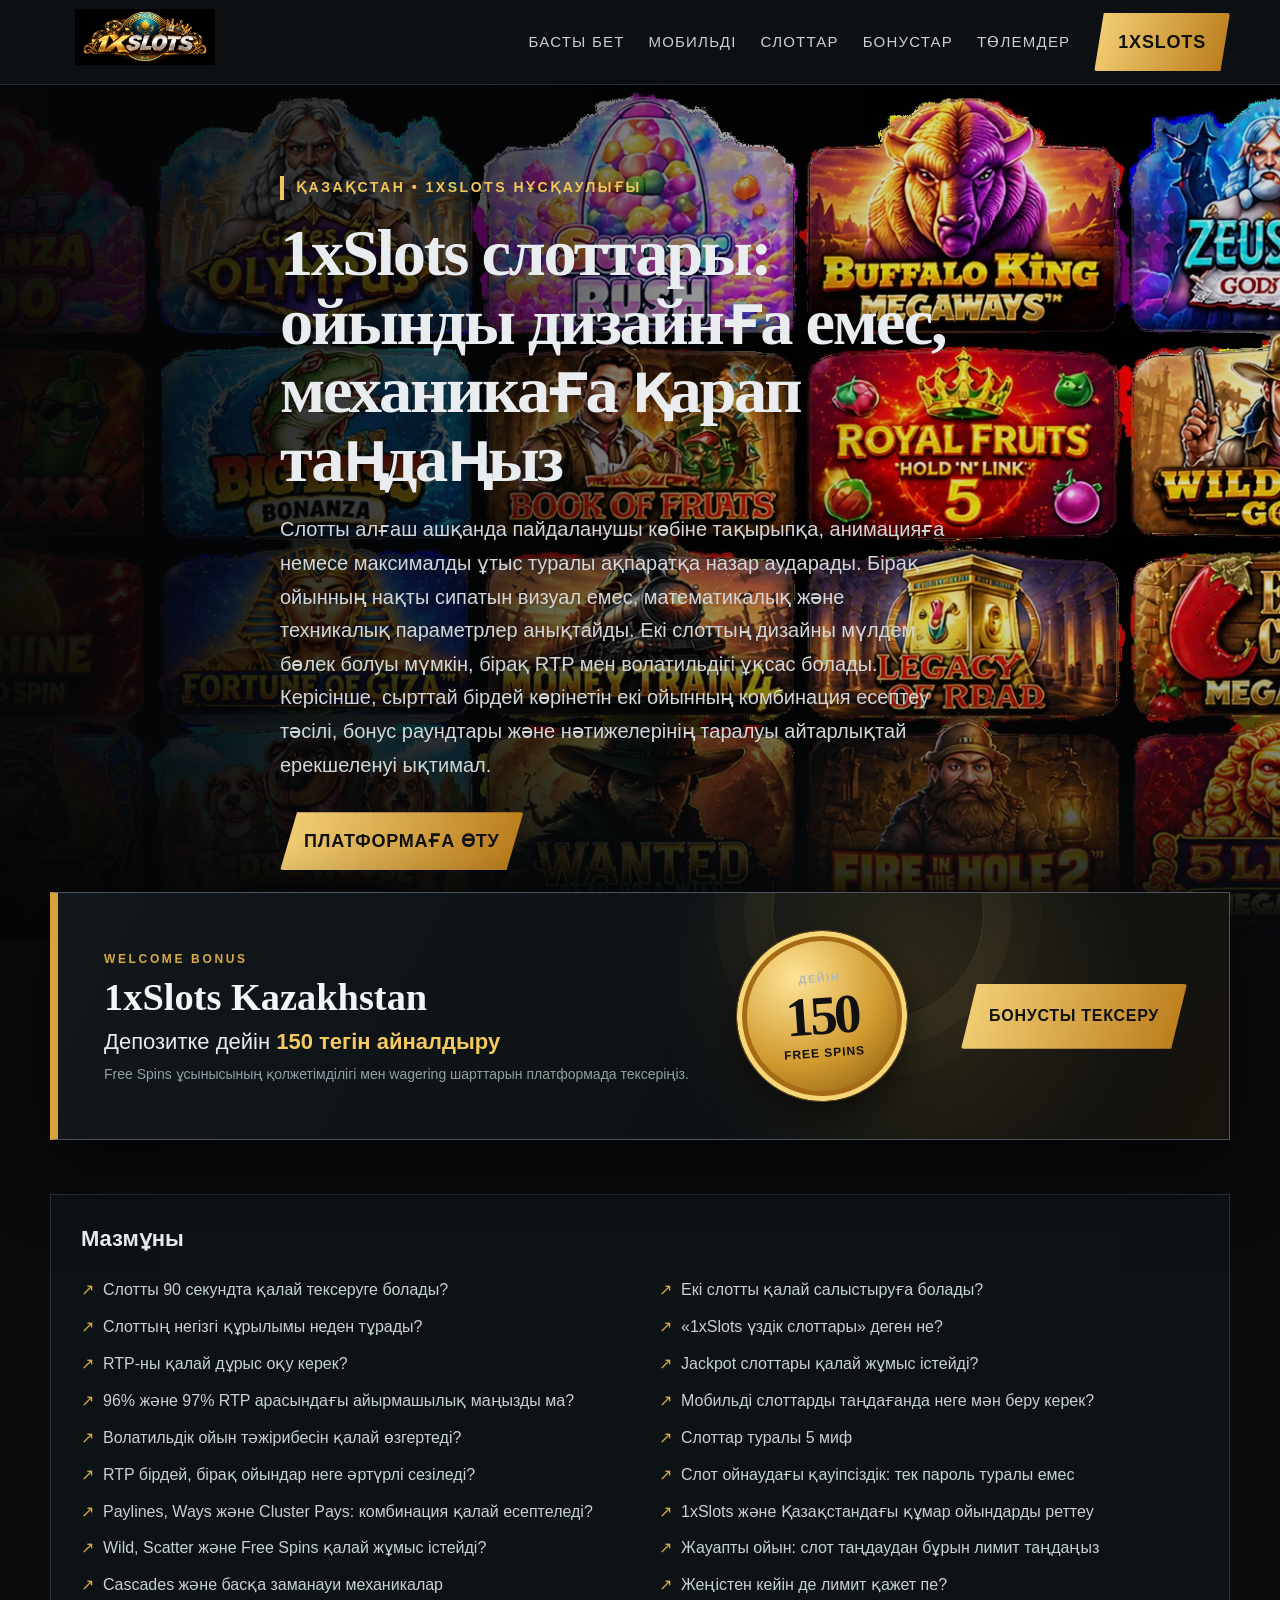
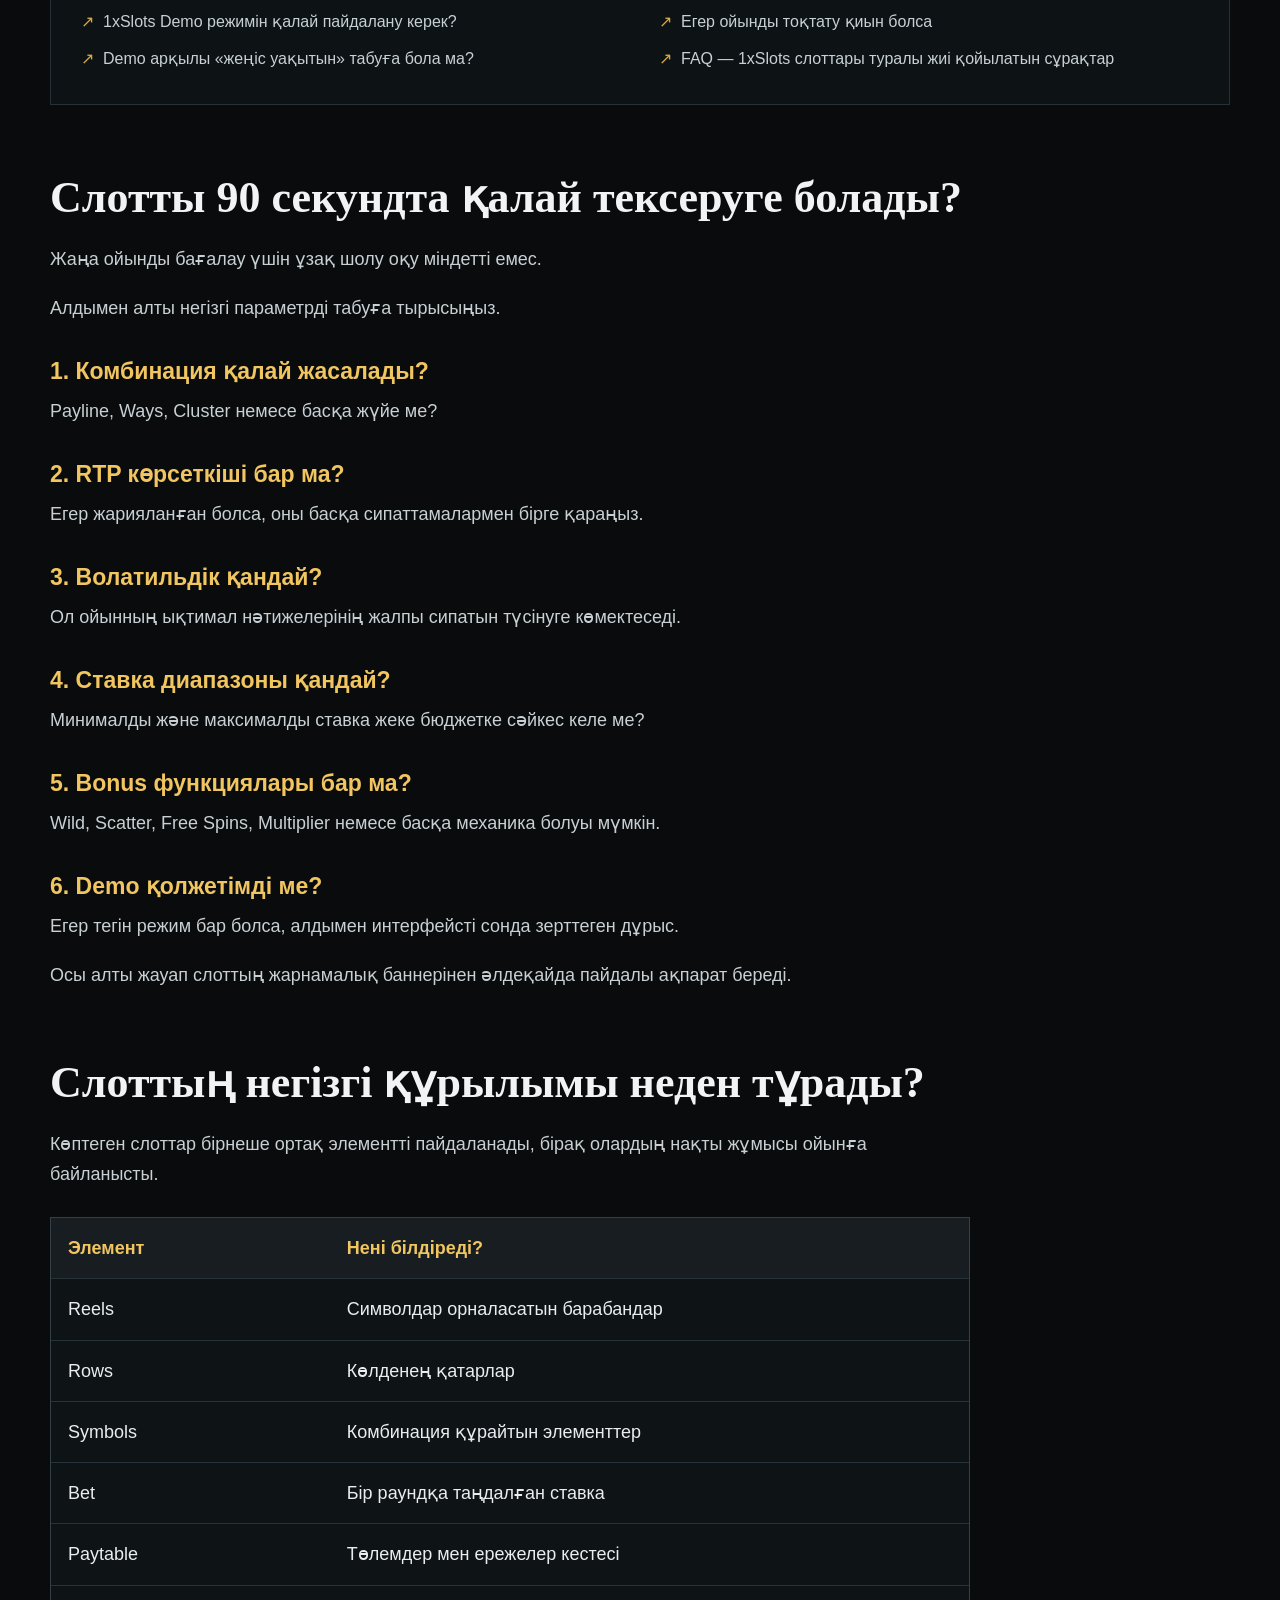
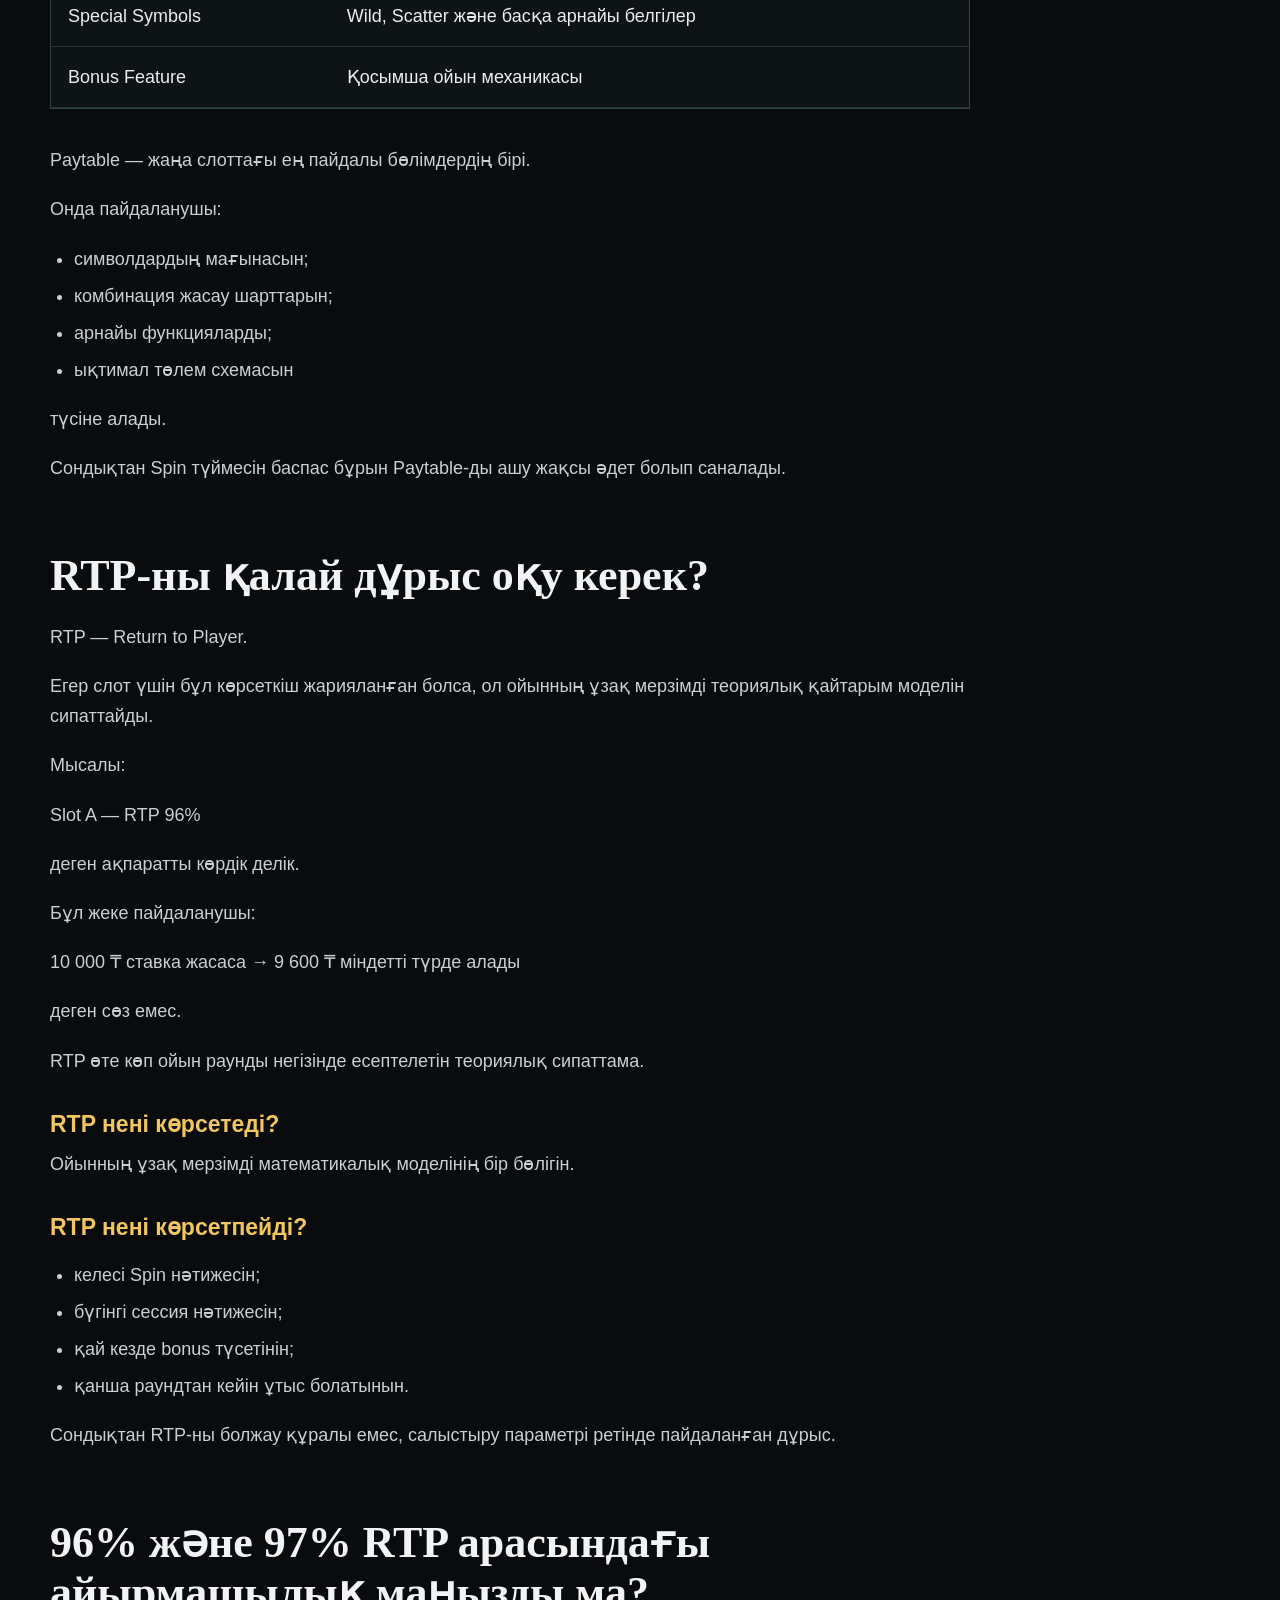
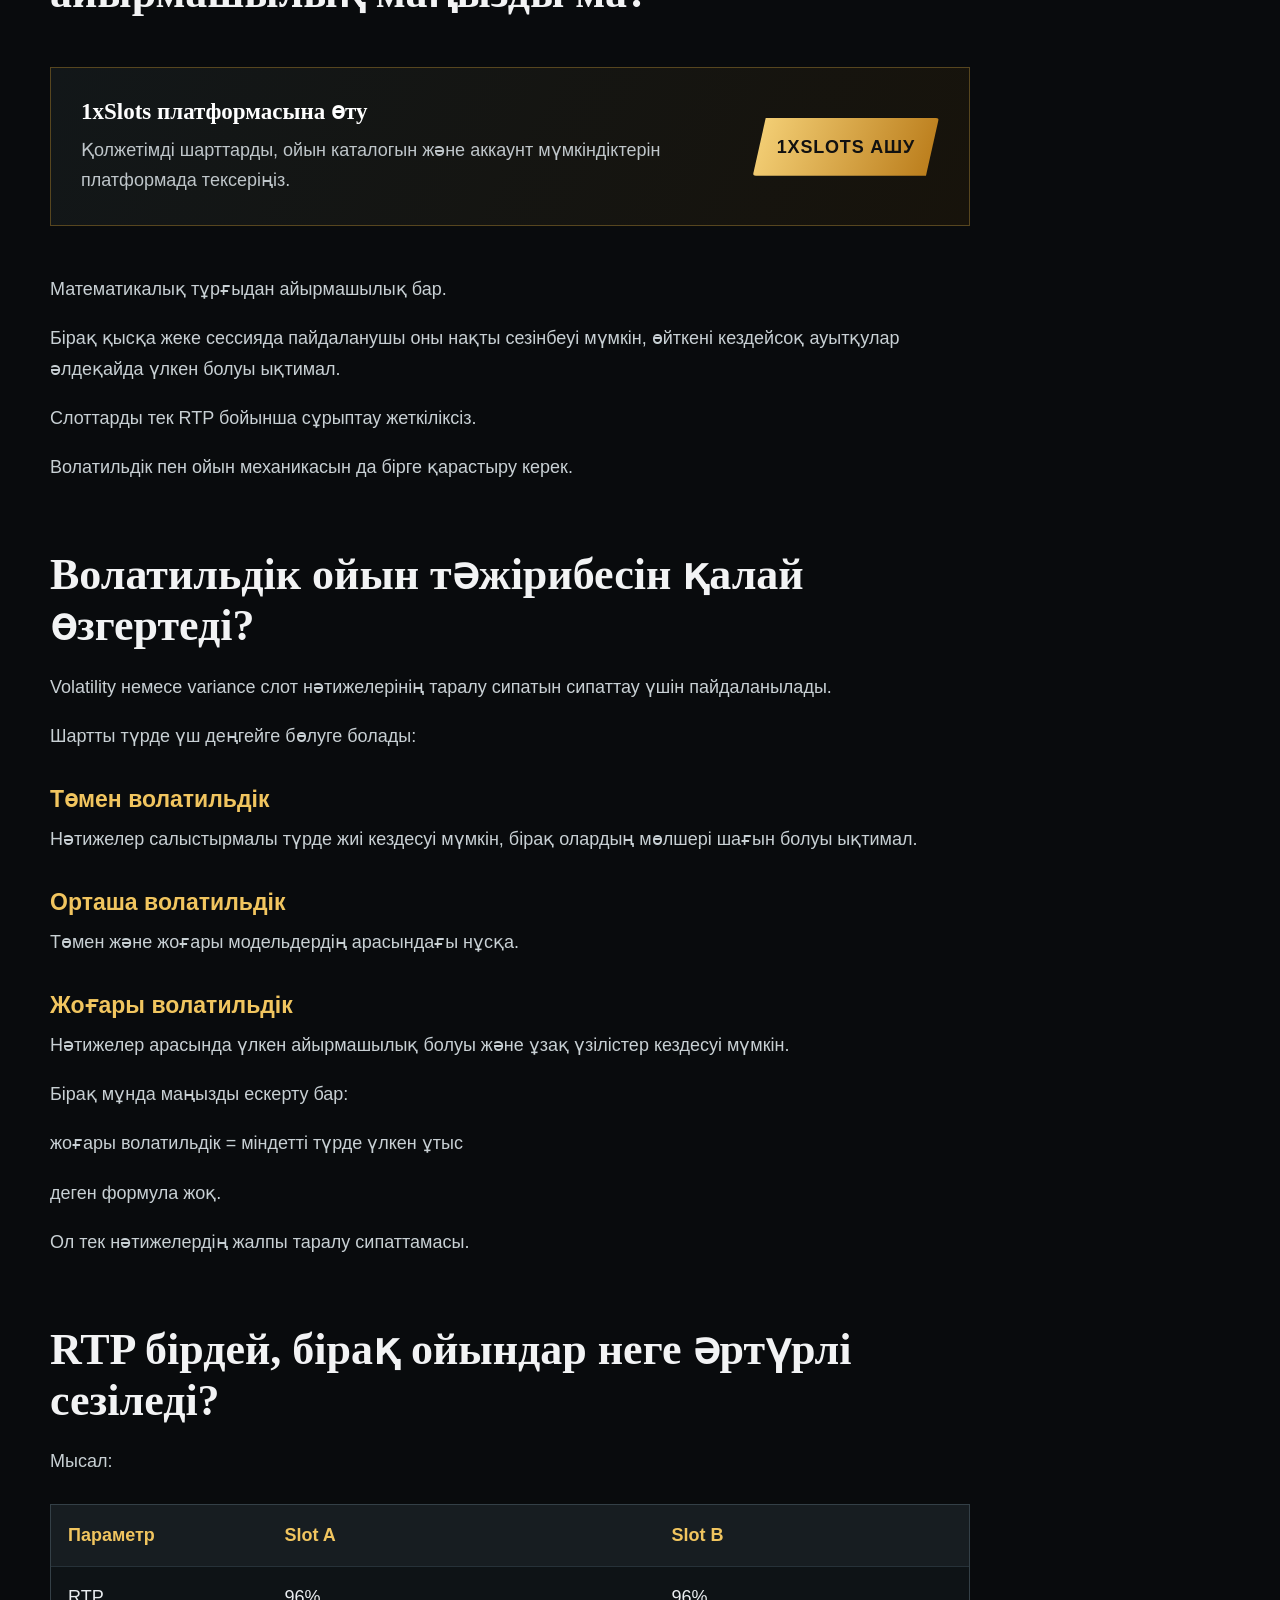
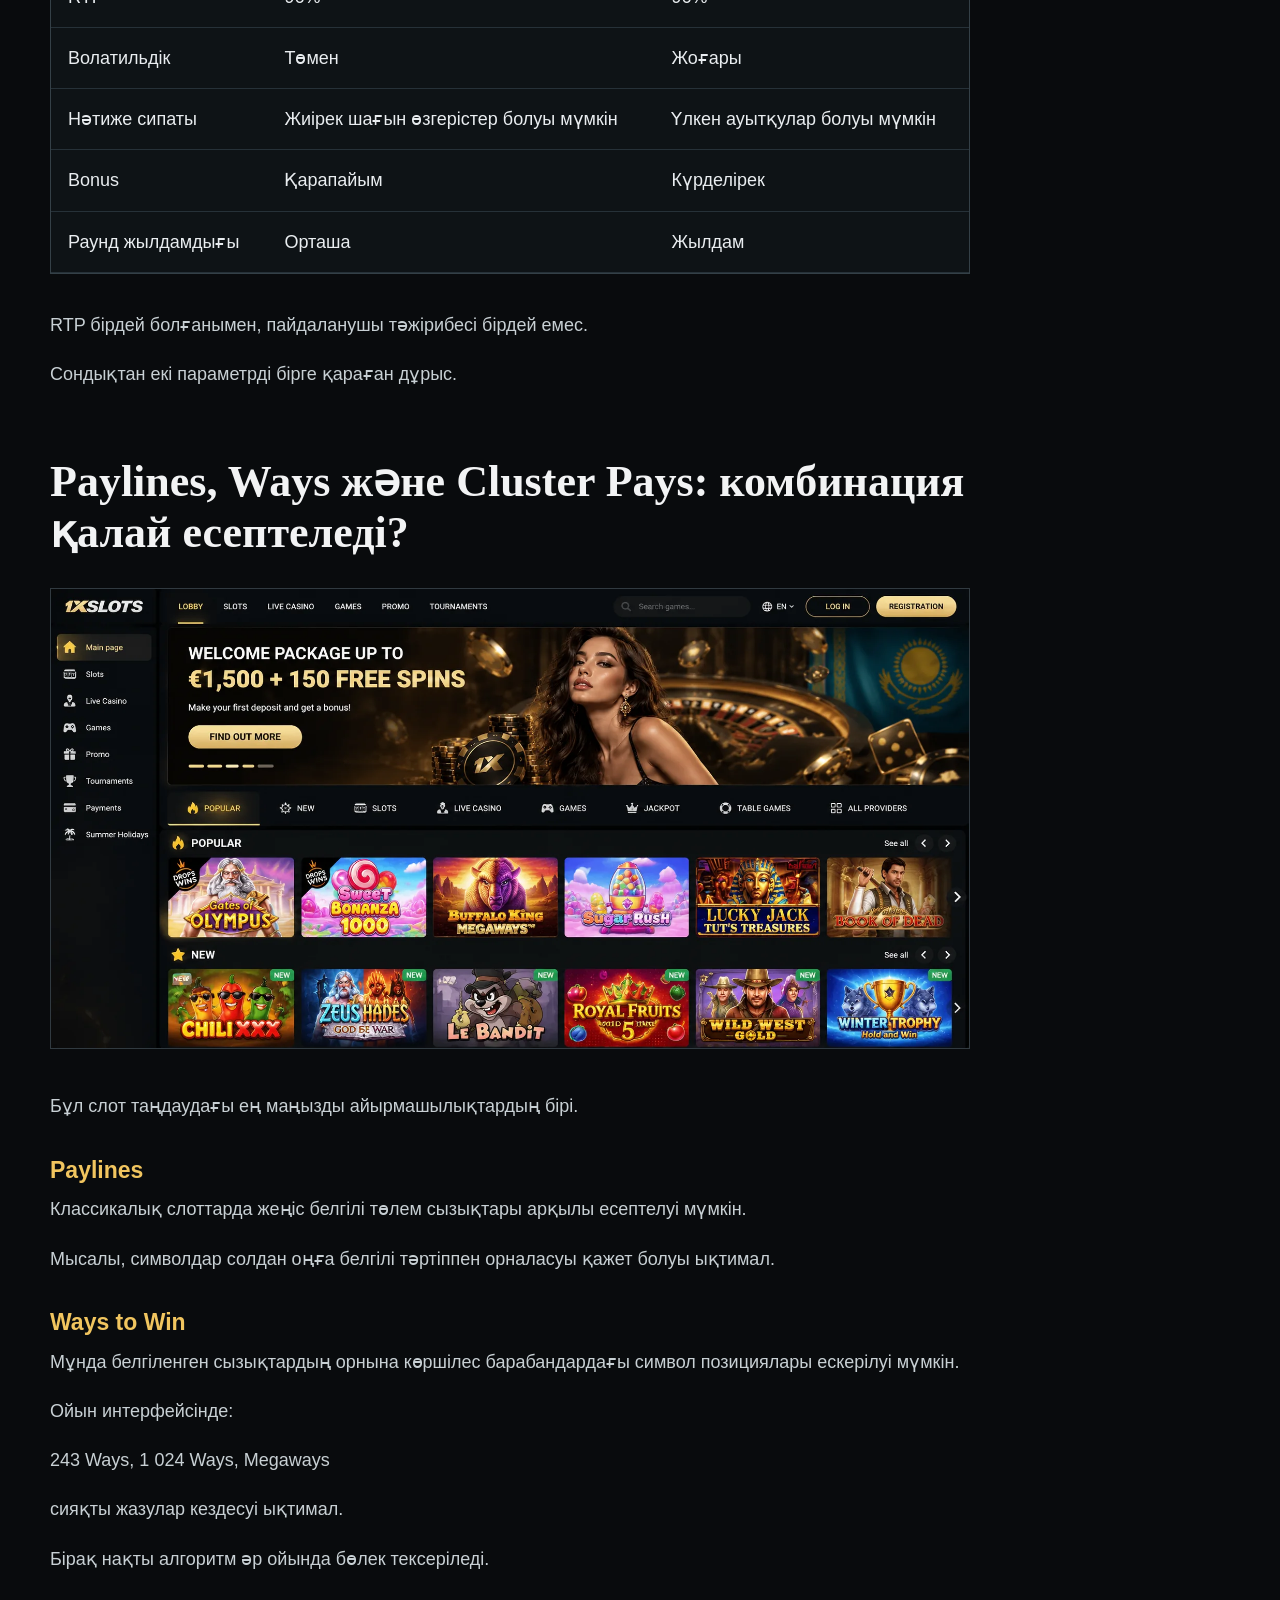
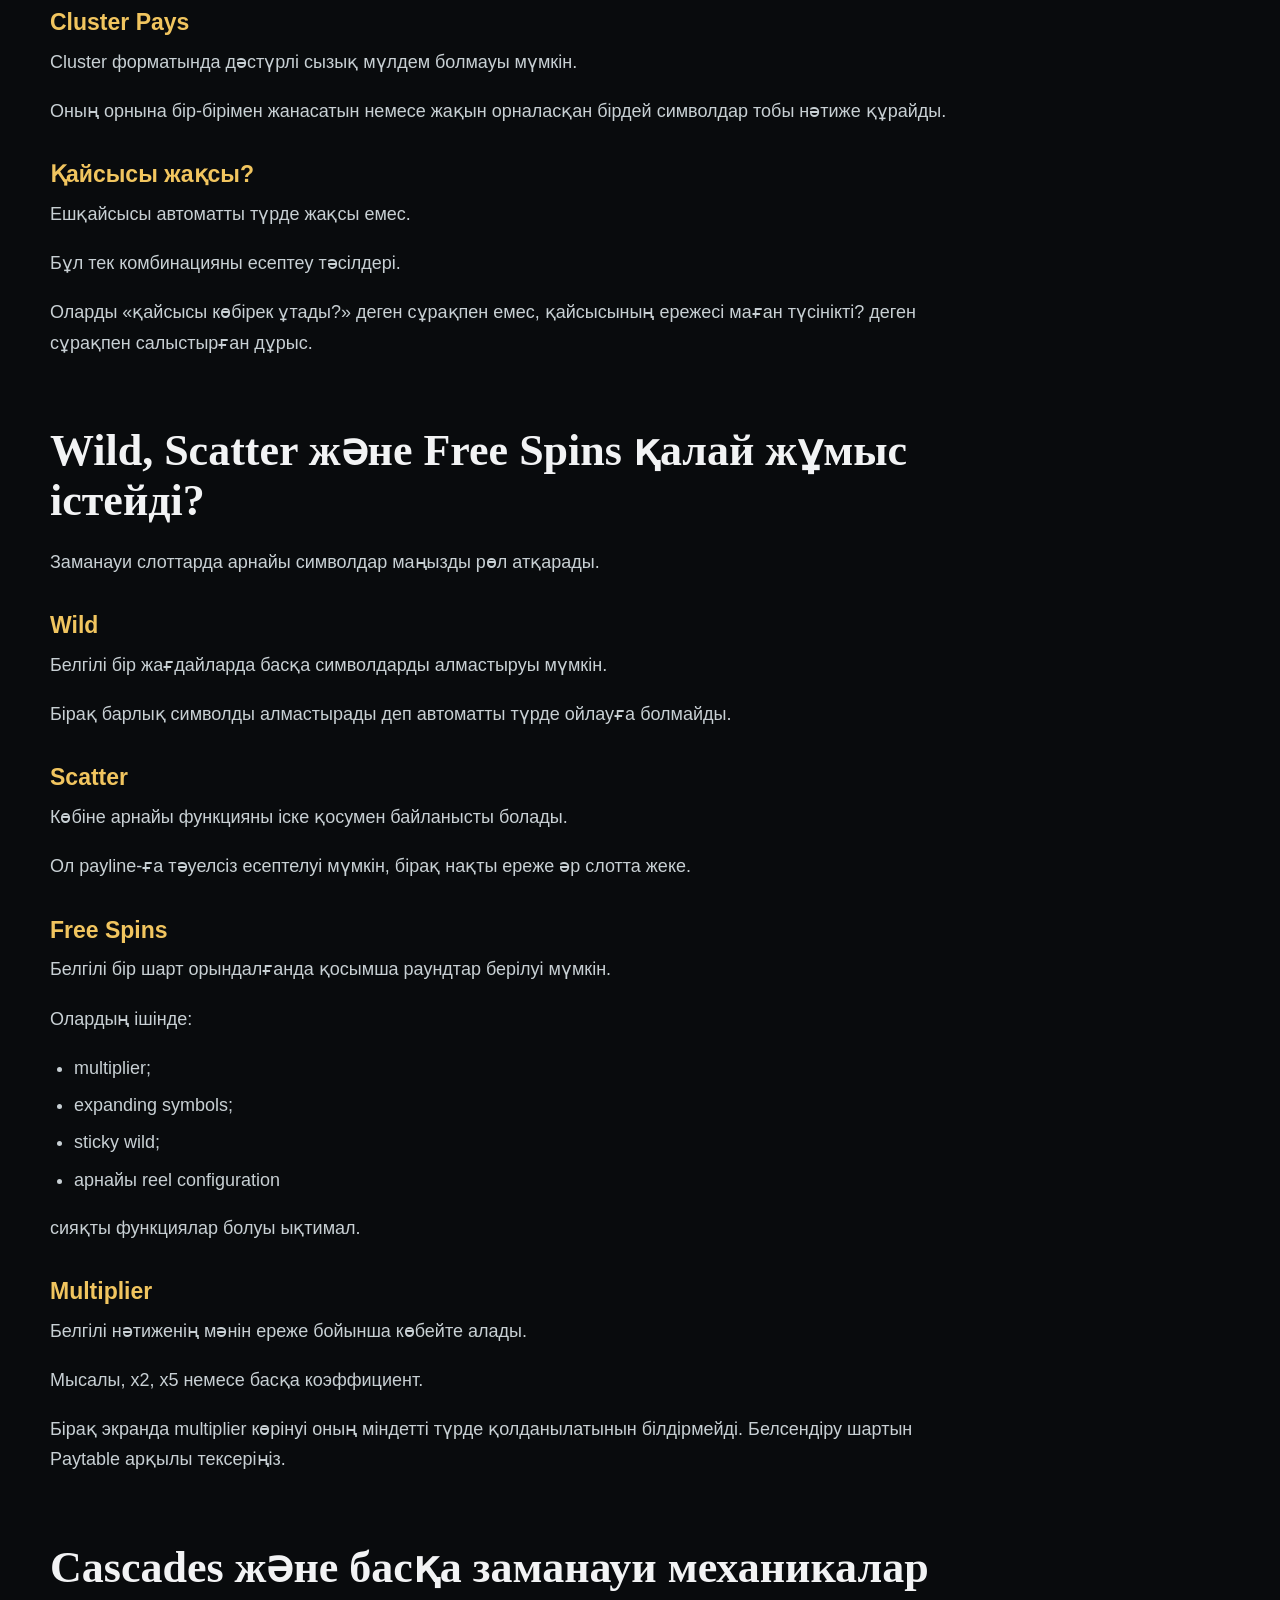
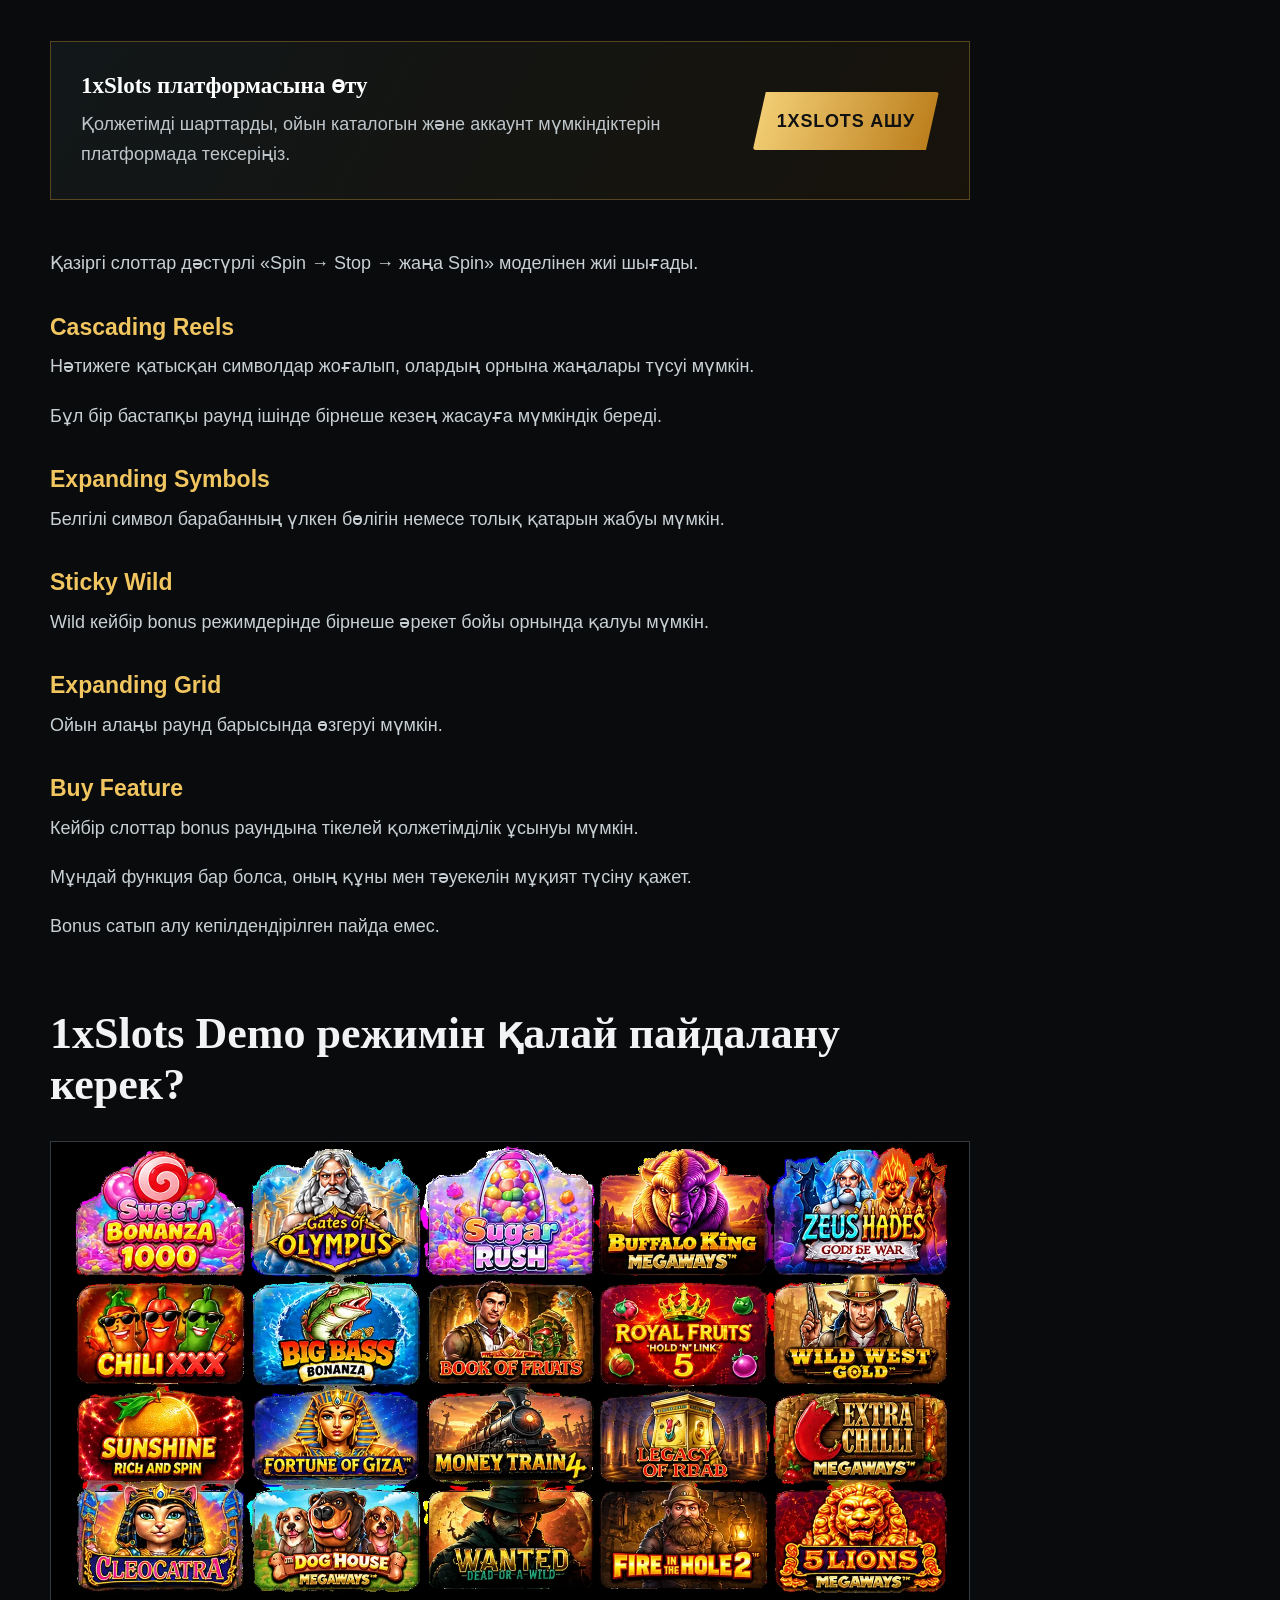
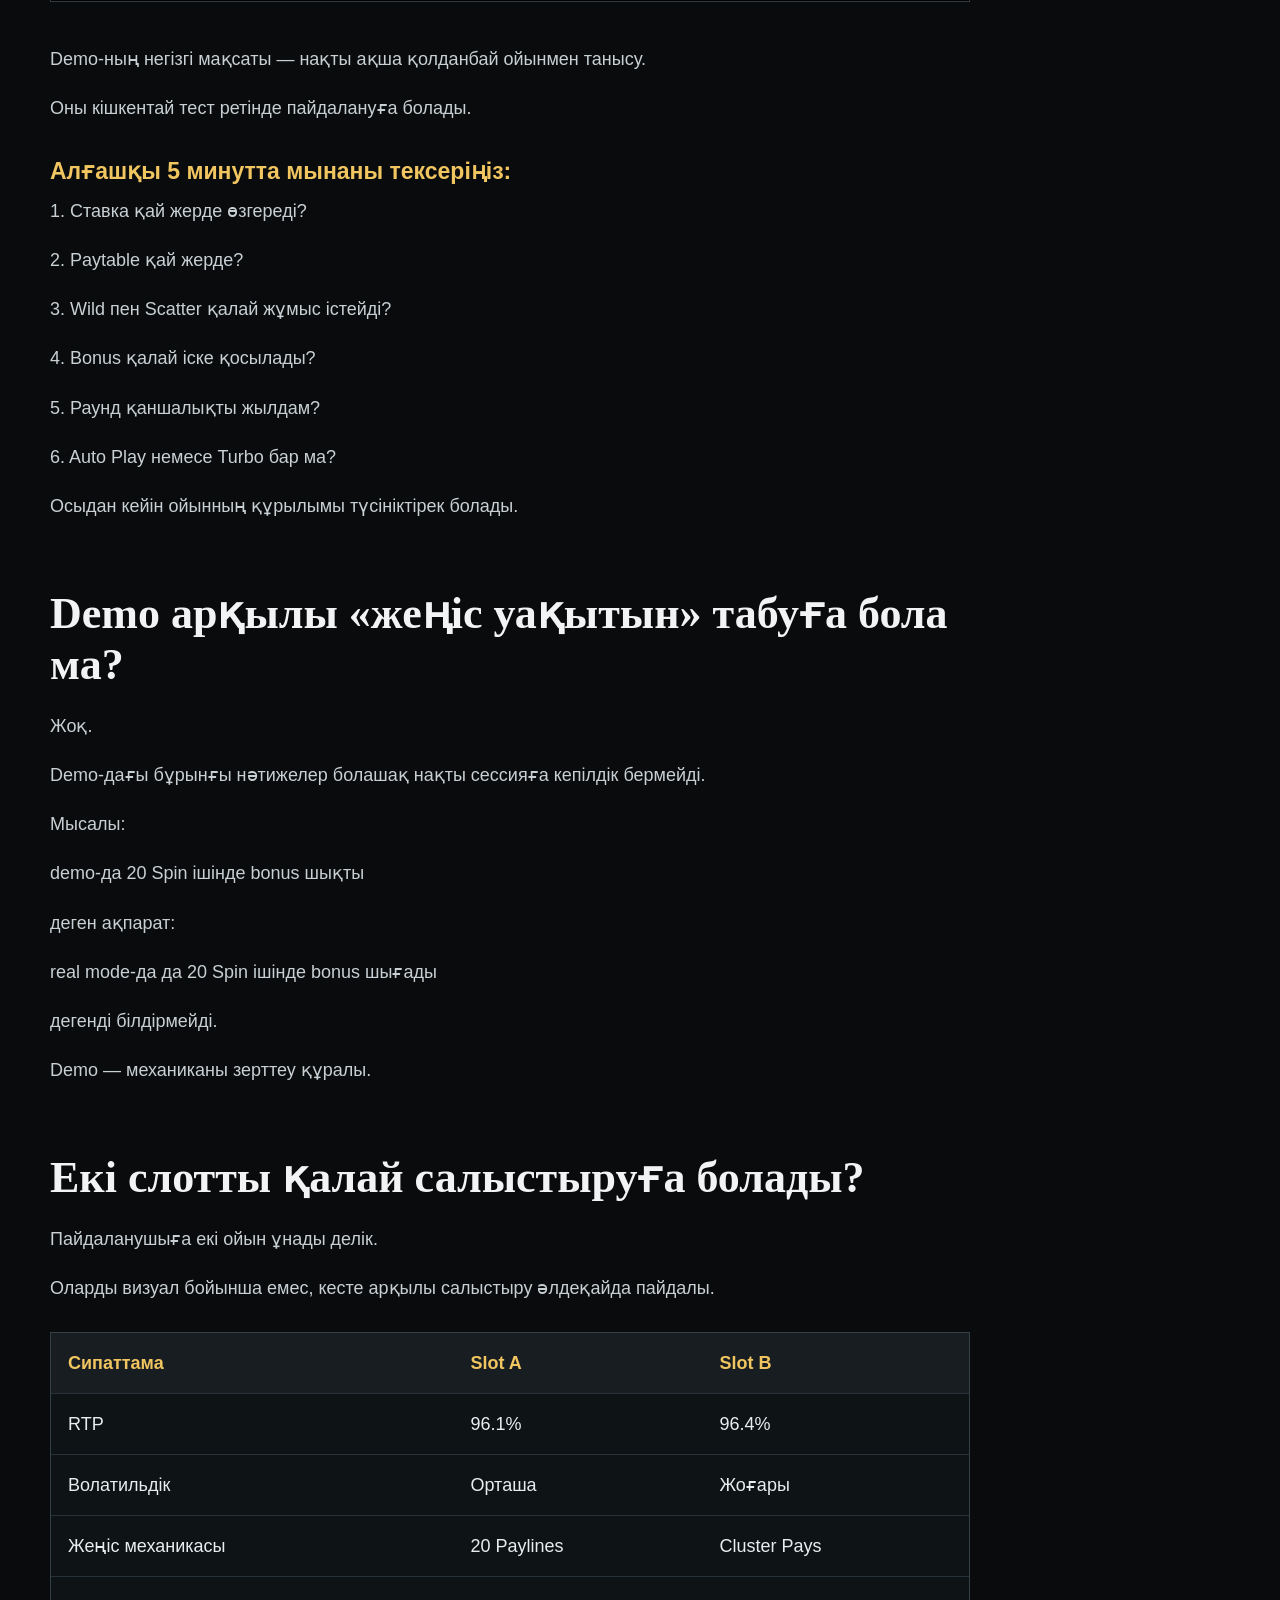
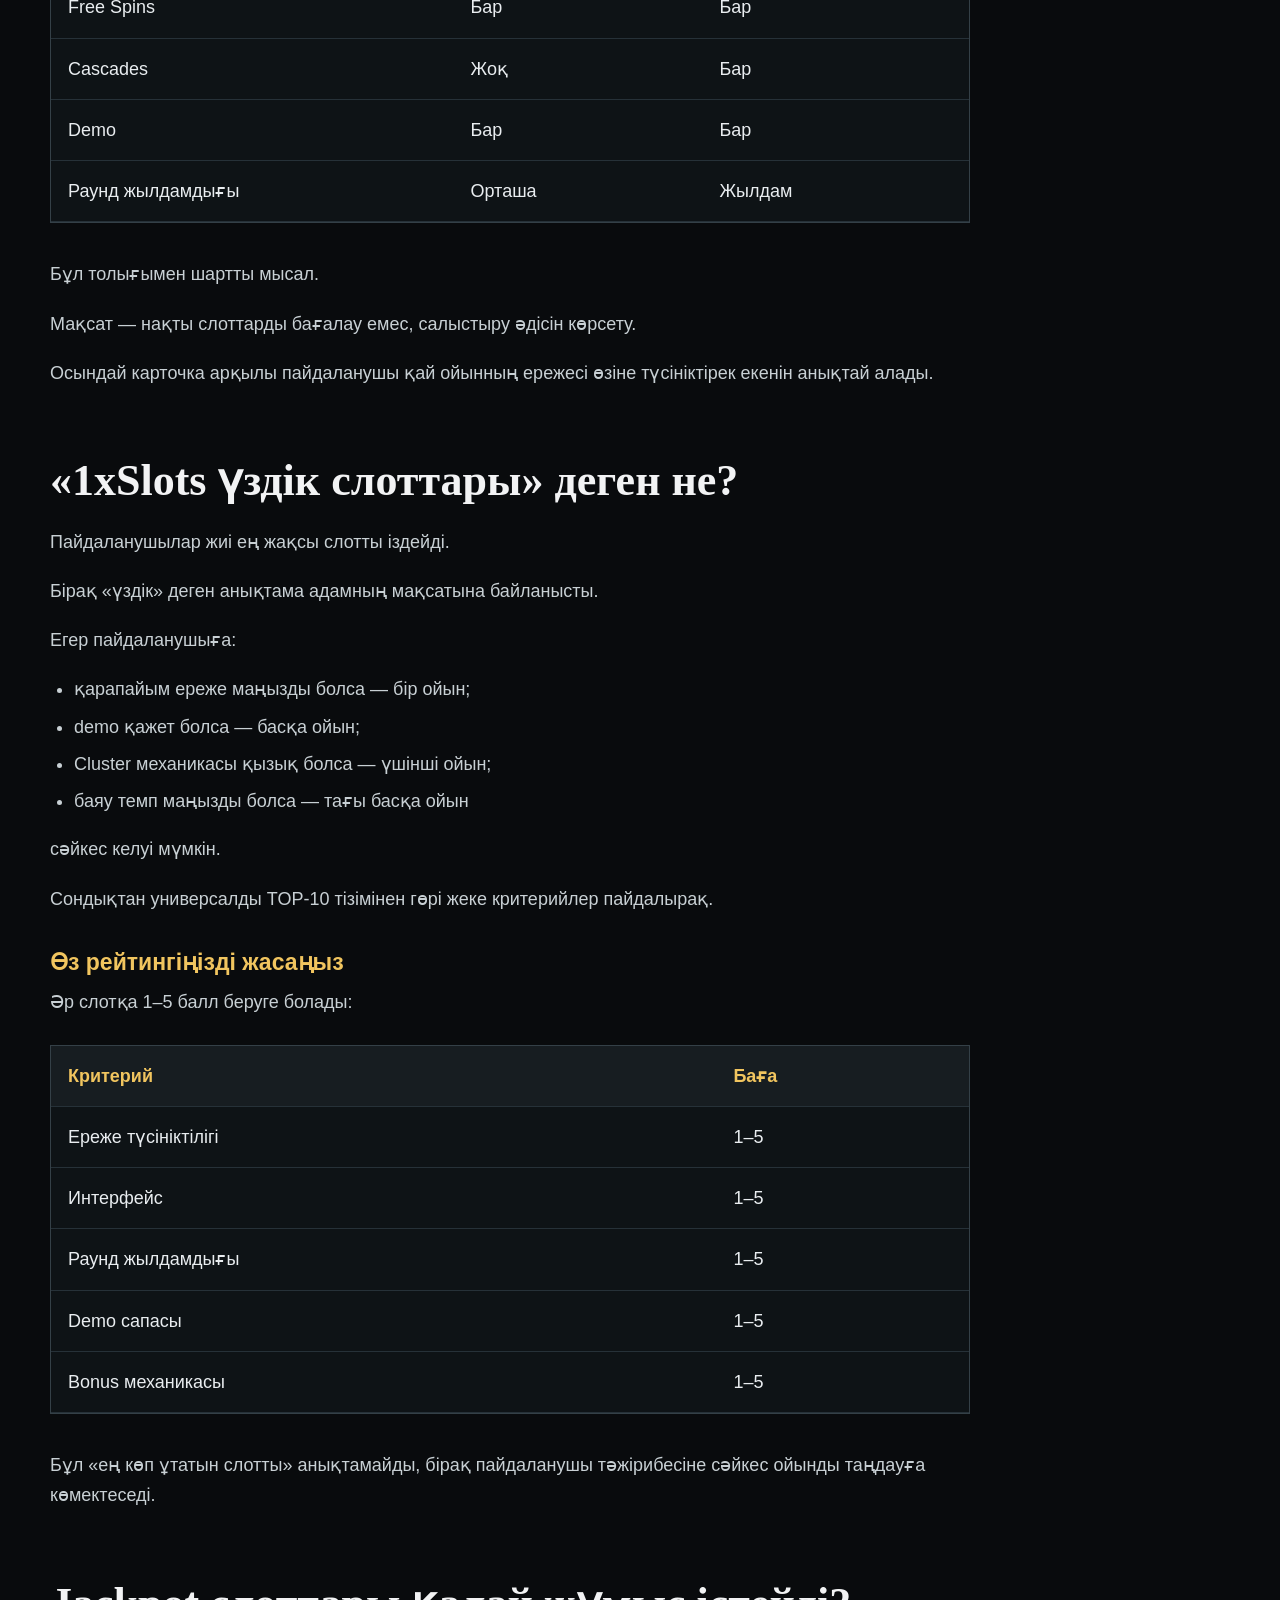
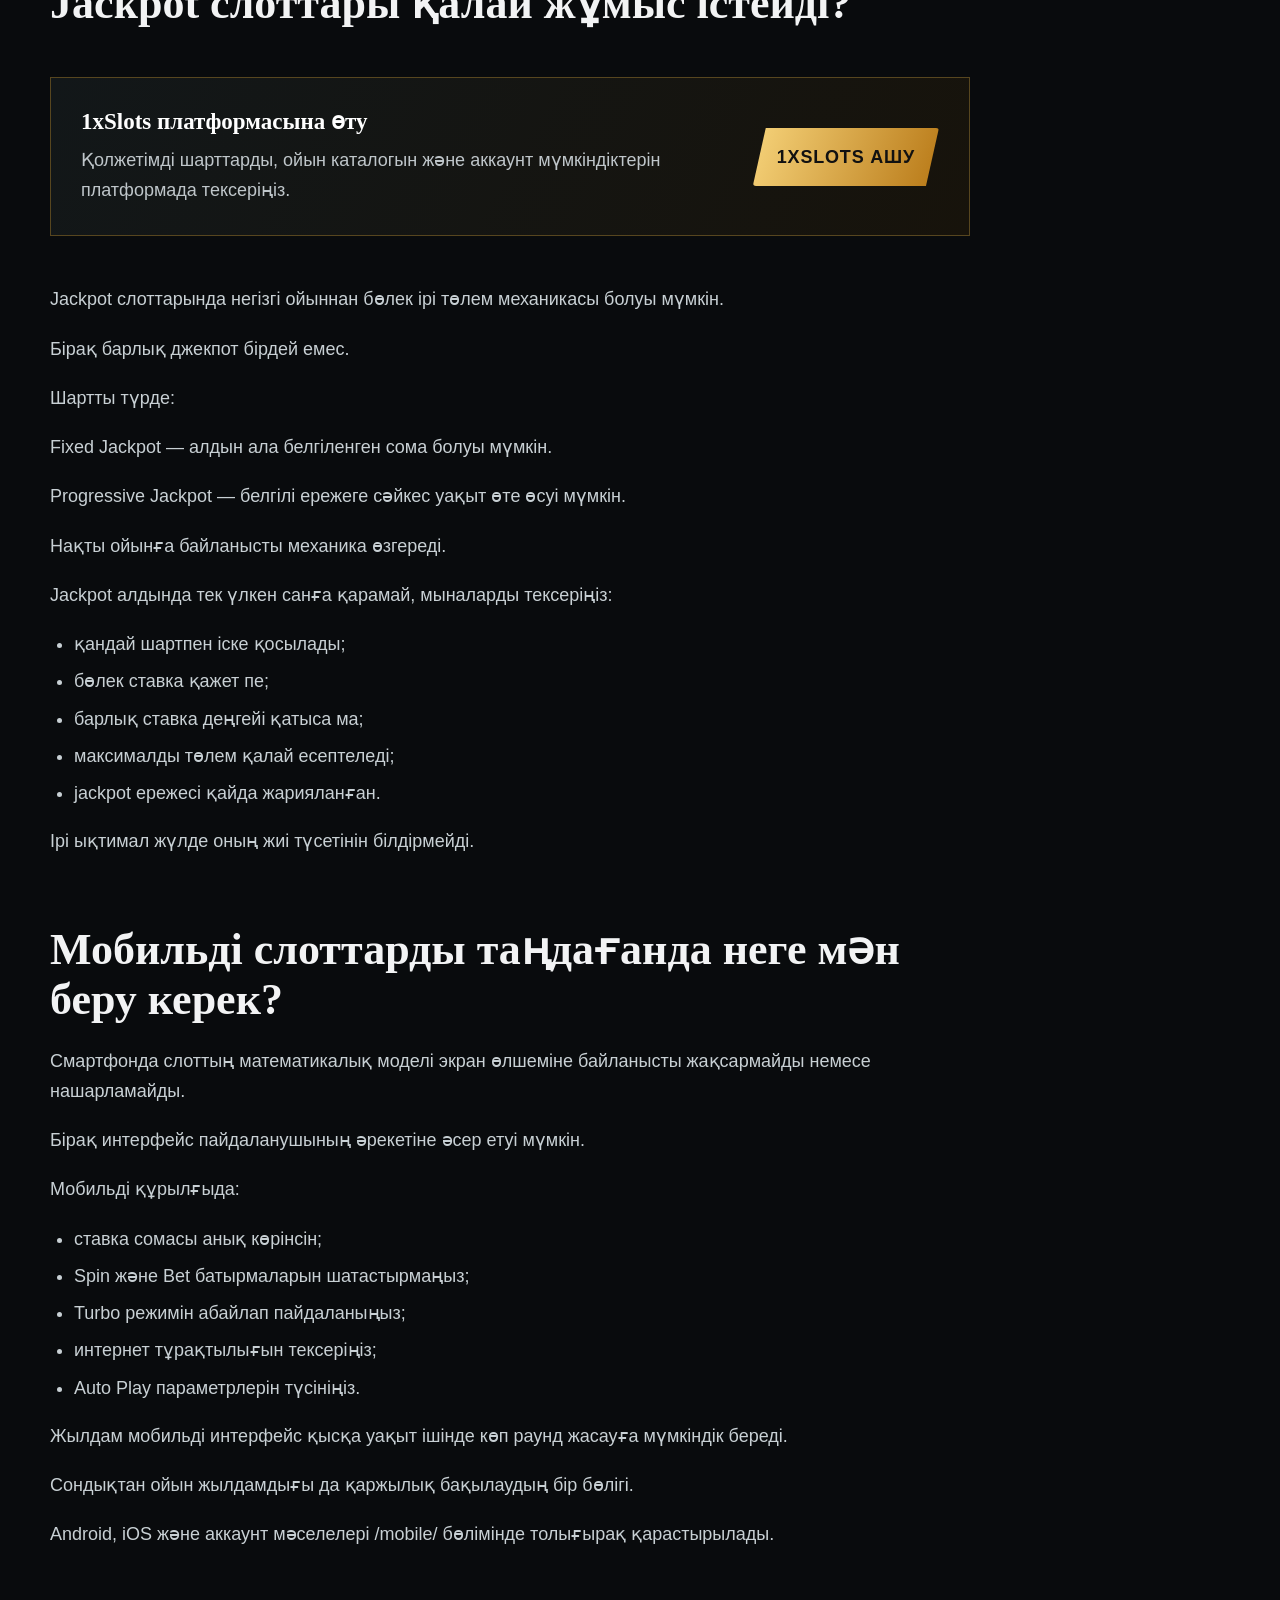
<file: slots/index.html>
<!doctype html><html lang="kk"><head><meta charset="utf-8"><meta name="viewport" content="width=device-width,initial-scale=1"><title>1xSlots слоттары — RTP, demo және ойын механикалары</title><meta name="description" content="1xSlots слоттарын қалай салыстыруға болады: RTP, волатильдік, paylines, Ways, Cluster Pays, demo режимі, Free Spins және қауіпсіз ойын қағидалары."><link rel="canonical" href="https://kazakhstan-business.com/slots/"><meta name="robots" content="index,follow"><meta name="google-site-verification" content="Fn95gwhQaJIuSTz36BSD-wCy6BC4I4jT6tZDsOfP_Z8"><meta property="og:title" content="1xSlots слоттары — RTP, demo және ойын механикалары"><meta property="og:description" content="1xSlots слоттарын қалай салыстыруға болады: RTP, волатильдік, paylines, Ways, Cluster Pays, demo режимі, Free Spins және қауіпсіз ойын қағидалары."><meta property="og:url" content="https://kazakhstan-business.com/slots/"><meta property="og:type" content="website"><meta property="og:image" content="https://kazakhstan-business.com/assets/img/slots.webp"><meta name="twitter:card" content="summary_large_image"><link rel="icon" href="/favicon.png"><link rel="stylesheet" href="/assets/style.css"></head><body>
<header class="site-head"><div class="wrap head-inner"><a class="brand" href="/"><img src="/assets/img/logo.webp" alt="1xSlots Kazakhstan"></a><nav class="nav"><a href="/">Басты бет</a><a href="/mobile/">Мобильді</a><a href="/slots/">Слоттар</a><a href="/bonuses/">Бонустар</a><a href="/payments/">Төлемдер</a><a class="action" href="/go/">1xSlots</a></nav><details class="mobile-nav"><summary>Мәзір</summary><div class="mobile-panel"><a href="/">Басты бет</a><a href="/mobile/">Мобильді</a><a href="/slots/">Слоттар</a><a href="/bonuses/">Бонустар</a><a href="/payments/">Төлемдер</a><a class="action" href="/go/">1xSlots ашу</a></div></details></div></header>
<section class="hero"><div class="hero-media"><img src="/assets/img/slots.webp" alt="1xSlots Kazakhstan"></div><div class="wrap hero-copy"><span class="eyebrow">Қазақстан • 1xSlots нұсқаулығы</span><h1>1xSlots слоттары: ойынды дизайнға емес, механикаға қарап таңдаңыз</h1><p>Слотты алғаш ашқанда пайдаланушы көбіне тақырыпқа, анимацияға немесе максималды ұтыс туралы ақпаратқа назар аударады. Бірақ ойынның нақты сипатын визуал емес, математикалық және техникалық параметрлер анықтайды. Екі слоттың дизайны мүлдем бөлек болуы мүмкін, бірақ RTP мен волатильдігі ұқсас болады. Керісінше, сырттай бірдей көрінетін екі ойынның комбинация есептеу тәсілі, бонус раундтары және нәтижелерінің таралуы айтарлықтай ерекшеленуі ықтимал.</p><div class="hero-actions"><a class="action" href="/go/">Платформаға өту</a></div></div></section>
<main class="content"><div class="wrap"><aside class="top-promo bonus-promo"><div class="bonus-copy"><span class="bonus-kicker">WELCOME BONUS</span><strong>1xSlots Kazakhstan</strong><span class="bonus-main">Депозитке дейін <b>150 тегін айналдыру</b></span><span class="bonus-note">Free Spins ұсынысының қолжетімділігі мен wagering шарттарын платформада тексеріңіз.</span></div><div class="bonus-badge"><span>ДЕЙІН</span><b>150</b><small>FREE SPINS</small></div><a class="action" href="/go/">Бонусты тексеру</a></aside><section class="toc"><h2>Мазмұны</h2><div class="toc-grid"><a href="#слотты-90-секундта-қалай-тексеруге-болады">Слотты 90 секундта қалай тексеруге болады?</a><a href="#слоттың-негізгі-құрылымы-неден-тұрады">Слоттың негізгі құрылымы неден тұрады?</a><a href="#rtp-ны-қалай-дұрыс-оқу-керек">RTP-ны қалай дұрыс оқу керек?</a><a href="#96-және-97-rtp-арасындағы-айырмашылық-маңызды-ма">96% және 97% RTP арасындағы айырмашылық маңызды ма?</a><a href="#волатильдік-ойын-тәжірибесін-қалай-өзгертеді">Волатильдік ойын тәжірибесін қалай өзгертеді?</a><a href="#rtp-бірдей-бірақ-ойындар-неге-әртүрлі-сезіледі">RTP бірдей, бірақ ойындар неге әртүрлі сезіледі?</a><a href="#paylines-ways-және-cluster-pays-комбинация-қалай-есептеледі">Paylines, Ways және Cluster Pays: комбинация қалай есептеледі?</a><a href="#wild-scatter-және-free-spins-қалай-жұмыс-істейді">Wild, Scatter және Free Spins қалай жұмыс істейді?</a><a href="#cascades-және-басқа-заманауи-механикалар">Cascades және басқа заманауи механикалар</a><a href="#1xslots-demo-режимін-қалай-пайдалану-керек">1xSlots Demo режимін қалай пайдалану керек?</a><a href="#demo-арқылы-жеңіс-уақытын-табуға-бола-ма">Demo арқылы «жеңіс уақытын» табуға бола ма?</a><a href="#екі-слотты-қалай-салыстыруға-болады">Екі слотты қалай салыстыруға болады?</a><a href="#1xslots-үздік-слоттары-деген-не">«1xSlots үздік слоттары» деген не?</a><a href="#jackpot-слоттары-қалай-жұмыс-істейді">Jackpot слоттары қалай жұмыс істейді?</a><a href="#мобильді-слоттарды-таңдағанда-неге-мән-беру-керек">Мобильді слоттарды таңдағанда неге мән беру керек?</a><a href="#слоттар-туралы-5-миф">Слоттар туралы 5 миф</a><a href="#слот-ойнаудағы-қауіпсіздік-тек-пароль-туралы-емес">Слот ойнаудағы қауіпсіздік: тек пароль туралы емес</a><a href="#1xslots-және-қазақстандағы-құмар-ойындарды-реттеу">1xSlots және Қазақстандағы құмар ойындарды реттеу</a><a href="#жауапты-ойын-слот-таңдаудан-бұрын-лимит-таңдаңыз">Жауапты ойын: слот таңдаудан бұрын лимит таңдаңыз</a><a href="#жеңістен-кейін-де-лимит-қажет-пе">Жеңістен кейін де лимит қажет пе?</a><a href="#егер-ойынды-тоқтату-қиын-болса">Егер ойынды тоқтату қиын болса</a><a href="#faq-1xslots-слоттары-туралы-жиі-қойылатын-сұрақтар">FAQ — 1xSlots слоттары туралы жиі қойылатын сұрақтар</a></div></section><article class="article"><h2 class="jump" id="слотты-90-секундта-қалай-тексеруге-болады">Слотты 90 секундта қалай тексеруге болады?</h2>
<p>Жаңа ойынды бағалау үшін ұзақ шолу оқу міндетті емес.</p>
<p>Алдымен алты негізгі параметрді табуға тырысыңыз.</p>
<h3>1. Комбинация қалай жасалады?</h3>
<p>Payline, Ways, Cluster немесе басқа жүйе ме?</p>
<h3>2. RTP көрсеткіші бар ма?</h3>
<p>Егер жарияланған болса, оны басқа сипаттамалармен бірге қараңыз.</p>
<h3>3. Волатильдік қандай?</h3>
<p>Ол ойынның ықтимал нәтижелерінің жалпы сипатын түсінуге көмектеседі.</p>
<h3>4. Ставка диапазоны қандай?</h3>
<p>Минималды және максималды ставка жеке бюджетке сәйкес келе ме?</p>
<h3>5. Bonus функциялары бар ма?</h3>
<p>Wild, Scatter, Free Spins, Multiplier немесе басқа механика болуы мүмкін.</p>
<h3>6. Demo қолжетімді ме?</h3>
<p>Егер тегін режим бар болса, алдымен интерфейсті сонда зерттеген дұрыс.</p>
<p>Осы алты жауап слоттың жарнамалық баннерінен әлдеқайда пайдалы ақпарат береді.</p>
<h2 class="jump" id="слоттың-негізгі-құрылымы-неден-тұрады">Слоттың негізгі құрылымы неден тұрады?</h2>
<p>Көптеген слоттар бірнеше ортақ элементті пайдаланады, бірақ олардың нақты жұмысы ойынға байланысты.</p>
<div class="table-wrap"><table><tr><td>Элемент</td><td>Нені білдіреді?</td></tr><tr><td>Reels</td><td>Символдар орналасатын барабандар</td></tr><tr><td>Rows</td><td>Көлденең қатарлар</td></tr><tr><td>Symbols</td><td>Комбинация құрайтын элементтер</td></tr><tr><td>Bet</td><td>Бір раундқа таңдалған ставка</td></tr><tr><td>Paytable</td><td>Төлемдер мен ережелер кестесі</td></tr><tr><td>Special Symbols</td><td>Wild, Scatter және басқа арнайы белгілер</td></tr><tr><td>Bonus Feature</td><td>Қосымша ойын механикасы</td></tr></table></div>
<p>Paytable — жаңа слоттағы ең пайдалы бөлімдердің бірі.</p>
<p>Онда пайдаланушы:</p>
<ul>
<li>символдардың мағынасын;</li>
<li>комбинация жасау шарттарын;</li>
<li>арнайы функцияларды;</li>
<li>ықтимал төлем схемасын</li>
</ul>
<p>түсіне алады.</p>
<p>Сондықтан Spin түймесін баспас бұрын Paytable-ды ашу жақсы әдет болып саналады.</p>
<h2 class="jump" id="rtp-ны-қалай-дұрыс-оқу-керек">RTP-ны қалай дұрыс оқу керек?</h2>
<p>RTP — Return to Player.</p>
<p>Егер слот үшін бұл көрсеткіш жарияланған болса, ол ойынның ұзақ мерзімді теориялық қайтарым моделін сипаттайды.</p>
<p>Мысалы:</p>
<p>Slot A — RTP 96%</p>
<p>деген ақпаратты көрдік делік.</p>
<p>Бұл жеке пайдаланушы:</p>
<p>10 000 ₸ ставка жасаса → 9 600 ₸ міндетті түрде алады</p>
<p>деген сөз емес.</p>
<p>RTP өте көп ойын раунды негізінде есептелетін теориялық сипаттама.</p>
<h3>RTP нені көрсетеді?</h3>
<p>Ойынның ұзақ мерзімді математикалық моделінің бір бөлігін.</p>
<h3>RTP нені көрсетпейді?</h3>
<ul>
<li>келесі Spin нәтижесін;</li>
<li>бүгінгі сессия нәтижесін;</li>
<li>қай кезде bonus түсетінін;</li>
<li>қанша раундтан кейін ұтыс болатынын.</li>
</ul>
<p>Сондықтан RTP-ны болжау құралы емес, салыстыру параметрі ретінде пайдаланған дұрыс.</p>
<h2 class="jump" id="96-және-97-rtp-арасындағы-айырмашылық-маңызды-ма">96% және 97% RTP арасындағы айырмашылық маңызды ма?</h2>
<aside class="promo"><div><h3>1xSlots платформасына өту</h3><p>Қолжетімді шарттарды, ойын каталогын және аккаунт мүмкіндіктерін платформада тексеріңіз.</p></div><a class="action" href="/go/">1xSlots ашу</a></aside>
<p>Математикалық тұрғыдан айырмашылық бар.</p>
<p>Бірақ қысқа жеке сессияда пайдаланушы оны нақты сезінбеуі мүмкін, өйткені кездейсоқ ауытқулар әлдеқайда үлкен болуы ықтимал.</p>
<p>Слоттарды тек RTP бойынша сұрыптау жеткіліксіз.</p>
<p>Волатильдік пен ойын механикасын да бірге қарастыру керек.</p>
<h2 class="jump" id="волатильдік-ойын-тәжірибесін-қалай-өзгертеді">Волатильдік ойын тәжірибесін қалай өзгертеді?</h2>
<p>Volatility немесе variance слот нәтижелерінің таралу сипатын сипаттау үшін пайдаланылады.</p>
<p>Шартты түрде үш деңгейге бөлуге болады:</p>
<h3>Төмен волатильдік</h3>
<p>Нәтижелер салыстырмалы түрде жиі кездесуі мүмкін, бірақ олардың мөлшері шағын болуы ықтимал.</p>
<h3>Орташа волатильдік</h3>
<p>Төмен және жоғары модельдердің арасындағы нұсқа.</p>
<h3>Жоғары волатильдік</h3>
<p>Нәтижелер арасында үлкен айырмашылық болуы және ұзақ үзілістер кездесуі мүмкін.</p>
<p>Бірақ мұнда маңызды ескерту бар:</p>
<p>жоғары волатильдік = міндетті түрде үлкен ұтыс</p>
<p>деген формула жоқ.</p>
<p>Ол тек нәтижелердің жалпы таралу сипаттамасы.</p>
<h2 class="jump" id="rtp-бірдей-бірақ-ойындар-неге-әртүрлі-сезіледі">RTP бірдей, бірақ ойындар неге әртүрлі сезіледі?</h2>
<p>Мысал:</p>
<div class="table-wrap"><table><tr><td>Параметр</td><td>Slot A</td><td>Slot B</td></tr><tr><td>RTP</td><td>96%</td><td>96%</td></tr><tr><td>Волатильдік</td><td>Төмен</td><td>Жоғары</td></tr><tr><td>Нәтиже сипаты</td><td>Жиірек шағын өзгерістер болуы мүмкін</td><td>Үлкен ауытқулар болуы мүмкін</td></tr><tr><td>Bonus</td><td>Қарапайым</td><td>Күрделірек</td></tr><tr><td>Раунд жылдамдығы</td><td>Орташа</td><td>Жылдам</td></tr></table></div>
<p>RTP бірдей болғанымен, пайдаланушы тәжірибесі бірдей емес.</p>
<p>Сондықтан екі параметрді бірге қараған дұрыс.</p>
<h2 class="jump" id="paylines-ways-және-cluster-pays-комбинация-қалай-есептеледі">Paylines, Ways және Cluster Pays: комбинация қалай есептеледі?</h2>
<figure class="section-img"><img src="/assets/img/lobby.webp" alt="1xSlots Kazakhstan" loading="lazy"></figure>
<p>Бұл слот таңдаудағы ең маңызды айырмашылықтардың бірі.</p>
<h3>Paylines</h3>
<p>Классикалық слоттарда жеңіс белгілі төлем сызықтары арқылы есептелуі мүмкін.</p>
<p>Мысалы, символдар солдан оңға белгілі тәртіппен орналасуы қажет болуы ықтимал.</p>
<h3>Ways to Win</h3>
<p>Мұнда белгіленген сызықтардың орнына көршілес барабандардағы символ позициялары ескерілуі мүмкін.</p>
<p>Ойын интерфейсінде:</p>
<p>243 Ways,
1 024 Ways,
Megaways</p>
<p>сияқты жазулар кездесуі ықтимал.</p>
<p>Бірақ нақты алгоритм әр ойында бөлек тексеріледі.</p>
<h3>Cluster Pays</h3>
<p>Cluster форматында дәстүрлі сызық мүлдем болмауы мүмкін.</p>
<p>Оның орнына бір-бірімен жанасатын немесе жақын орналасқан бірдей символдар тобы нәтиже құрайды.</p>
<h3>Қайсысы жақсы?</h3>
<p>Ешқайсысы автоматты түрде жақсы емес.</p>
<p>Бұл тек комбинацияны есептеу тәсілдері.</p>
<p>Оларды «қайсысы көбірек ұтады?» деген сұрақпен емес, қайсысының ережесі маған түсінікті? деген сұрақпен салыстырған дұрыс.</p>
<h2 class="jump" id="wild-scatter-және-free-spins-қалай-жұмыс-істейді">Wild, Scatter және Free Spins қалай жұмыс істейді?</h2>
<p>Заманауи слоттарда арнайы символдар маңызды рөл атқарады.</p>
<h3>Wild</h3>
<p>Белгілі бір жағдайларда басқа символдарды алмастыруы мүмкін.</p>
<p>Бірақ барлық символды алмастырады деп автоматты түрде ойлауға болмайды.</p>
<h3>Scatter</h3>
<p>Көбіне арнайы функцияны іске қосумен байланысты болады.</p>
<p>Ол payline-ға тәуелсіз есептелуі мүмкін, бірақ нақты ереже әр слотта жеке.</p>
<h3>Free Spins</h3>
<p>Белгілі бір шарт орындалғанда қосымша раундтар берілуі мүмкін.</p>
<p>Олардың ішінде:</p>
<ul>
<li>multiplier;</li>
<li>expanding symbols;</li>
<li>sticky wild;</li>
<li>арнайы reel configuration</li>
</ul>
<p>сияқты функциялар болуы ықтимал.</p>
<h3>Multiplier</h3>
<p>Белгілі нәтиженің мәнін ереже бойынша көбейте алады.</p>
<p>Мысалы, x2, x5 немесе басқа коэффициент.</p>
<p>Бірақ экранда multiplier көрінуі оның міндетті түрде қолданылатынын білдірмейді. Белсендіру шартын Paytable арқылы тексеріңіз.</p>
<h2 class="jump" id="cascades-және-басқа-заманауи-механикалар">Cascades және басқа заманауи механикалар</h2>
<aside class="promo"><div><h3>1xSlots платформасына өту</h3><p>Қолжетімді шарттарды, ойын каталогын және аккаунт мүмкіндіктерін платформада тексеріңіз.</p></div><a class="action" href="/go/">1xSlots ашу</a></aside>
<p>Қазіргі слоттар дәстүрлі «Spin → Stop → жаңа Spin» моделінен жиі шығады.</p>
<h3>Cascading Reels</h3>
<p>Нәтижеге қатысқан символдар жоғалып, олардың орнына жаңалары түсуі мүмкін.</p>
<p>Бұл бір бастапқы раунд ішінде бірнеше кезең жасауға мүмкіндік береді.</p>
<h3>Expanding Symbols</h3>
<p>Белгілі символ барабанның үлкен бөлігін немесе толық қатарын жабуы мүмкін.</p>
<h3>Sticky Wild</h3>
<p>Wild кейбір bonus режимдерінде бірнеше әрекет бойы орнында қалуы мүмкін.</p>
<h3>Expanding Grid</h3>
<p>Ойын алаңы раунд барысында өзгеруі мүмкін.</p>
<h3>Buy Feature</h3>
<p>Кейбір слоттар bonus раундына тікелей қолжетімділік ұсынуы мүмкін.</p>
<p>Мұндай функция бар болса, оның құны мен тәуекелін мұқият түсіну қажет.</p>
<p>Bonus сатып алу кепілдендірілген пайда емес.</p>
<h2 class="jump" id="1xslots-demo-режимін-қалай-пайдалану-керек">1xSlots Demo режимін қалай пайдалану керек?</h2>
<figure class="section-img"><img src="/assets/img/slots.webp" alt="1xSlots Kazakhstan" loading="lazy"></figure>
<p>Demo-ның негізгі мақсаты — нақты ақша қолданбай ойынмен танысу.</p>
<p>Оны кішкентай тест ретінде пайдалануға болады.</p>
<h3>Алғашқы 5 минутта мынаны тексеріңіз:</h3>
<p>1. Ставка қай жерде өзгереді?</p>
<p>2. Paytable қай жерде?</p>
<p>3. Wild пен Scatter қалай жұмыс істейді?</p>
<p>4. Bonus қалай іске қосылады?</p>
<p>5. Раунд қаншалықты жылдам?</p>
<p>6. Auto Play немесе Turbo бар ма?</p>
<p>Осыдан кейін ойынның құрылымы түсініктірек болады.</p>
<h2 class="jump" id="demo-арқылы-жеңіс-уақытын-табуға-бола-ма">Demo арқылы «жеңіс уақытын» табуға бола ма?</h2>
<p>Жоқ.</p>
<p>Demo-дағы бұрынғы нәтижелер болашақ нақты сессияға кепілдік бермейді.</p>
<p>Мысалы:</p>
<p>demo-да 20 Spin ішінде bonus шықты</p>
<p>деген ақпарат:</p>
<p>real mode-да да 20 Spin ішінде bonus шығады</p>
<p>дегенді білдірмейді.</p>
<p>Demo — механиканы зерттеу құралы.</p>
<h2 class="jump" id="екі-слотты-қалай-салыстыруға-болады">Екі слотты қалай салыстыруға болады?</h2>
<p>Пайдаланушыға екі ойын ұнады делік.</p>
<p>Оларды визуал бойынша емес, кесте арқылы салыстыру әлдеқайда пайдалы.</p>
<div class="table-wrap"><table><tr><td>Сипаттама</td><td>Slot A</td><td>Slot B</td></tr><tr><td>RTP</td><td>96.1%</td><td>96.4%</td></tr><tr><td>Волатильдік</td><td>Орташа</td><td>Жоғары</td></tr><tr><td>Жеңіс механикасы</td><td>20 Paylines</td><td>Cluster Pays</td></tr><tr><td>Free Spins</td><td>Бар</td><td>Бар</td></tr><tr><td>Cascades</td><td>Жоқ</td><td>Бар</td></tr><tr><td>Demo</td><td>Бар</td><td>Бар</td></tr><tr><td>Раунд жылдамдығы</td><td>Орташа</td><td>Жылдам</td></tr></table></div>
<p>Бұл толығымен шартты мысал.</p>
<p>Мақсат — нақты слоттарды бағалау емес, салыстыру әдісін көрсету.</p>
<p>Осындай карточка арқылы пайдаланушы қай ойынның ережесі өзіне түсініктірек екенін анықтай алады.</p>
<h2 class="jump" id="1xslots-үздік-слоттары-деген-не">«1xSlots үздік слоттары» деген не?</h2>
<p>Пайдаланушылар жиі ең жақсы слотты іздейді.</p>
<p>Бірақ «үздік» деген анықтама адамның мақсатына байланысты.</p>
<p>Егер пайдаланушыға:</p>
<ul>
<li>қарапайым ереже маңызды болса — бір ойын;</li>
<li>demo қажет болса — басқа ойын;</li>
<li>Cluster механикасы қызық болса — үшінші ойын;</li>
<li>баяу темп маңызды болса — тағы басқа ойын</li>
</ul>
<p>сәйкес келуі мүмкін.</p>
<p>Сондықтан универсалды TOP-10 тізімінен гөрі жеке критерийлер пайдалырақ.</p>
<h3>Өз рейтингіңізді жасаңыз</h3>
<p>Әр слотқа 1–5 балл беруге болады:</p>
<div class="table-wrap"><table><tr><td>Критерий</td><td>Баға</td></tr><tr><td>Ереже түсініктілігі</td><td>1–5</td></tr><tr><td>Интерфейс</td><td>1–5</td></tr><tr><td>Раунд жылдамдығы</td><td>1–5</td></tr><tr><td>Demo сапасы</td><td>1–5</td></tr><tr><td>Bonus механикасы</td><td>1–5</td></tr></table></div>
<p>Бұл «ең көп ұтатын слотты» анықтамайды, бірақ пайдаланушы тәжірибесіне сәйкес ойынды таңдауға көмектеседі.</p>
<h2 class="jump" id="jackpot-слоттары-қалай-жұмыс-істейді">Jackpot слоттары қалай жұмыс істейді?</h2>
<aside class="promo"><div><h3>1xSlots платформасына өту</h3><p>Қолжетімді шарттарды, ойын каталогын және аккаунт мүмкіндіктерін платформада тексеріңіз.</p></div><a class="action" href="/go/">1xSlots ашу</a></aside>
<p>Jackpot слоттарында негізгі ойыннан бөлек ірі төлем механикасы болуы мүмкін.</p>
<p>Бірақ барлық джекпот бірдей емес.</p>
<p>Шартты түрде:</p>
<p>Fixed Jackpot — алдын ала белгіленген сома болуы мүмкін.</p>
<p>Progressive Jackpot — белгілі ережеге сәйкес уақыт өте өсуі мүмкін.</p>
<p>Нақты ойынға байланысты механика өзгереді.</p>
<p>Jackpot алдында тек үлкен санға қарамай, мыналарды тексеріңіз:</p>
<ul>
<li>қандай шартпен іске қосылады;</li>
<li>бөлек ставка қажет пе;</li>
<li>барлық ставка деңгейі қатыса ма;</li>
<li>максималды төлем қалай есептеледі;</li>
<li>jackpot ережесі қайда жарияланған.</li>
</ul>
<p>Ірі ықтимал жүлде оның жиі түсетінін білдірмейді.</p>
<h2 class="jump" id="мобильді-слоттарды-таңдағанда-неге-мән-беру-керек">Мобильді слоттарды таңдағанда неге мән беру керек?</h2>
<p>Смартфонда слоттың математикалық моделі экран өлшеміне байланысты жақсармайды немесе нашарламайды.</p>
<p>Бірақ интерфейс пайдаланушының әрекетіне әсер етуі мүмкін.</p>
<p>Мобильді құрылғыда:</p>
<ul>
<li>ставка сомасы анық көрінсін;</li>
<li>Spin және Bet батырмаларын шатастырмаңыз;</li>
<li>Turbo режимін абайлап пайдаланыңыз;</li>
<li>интернет тұрақтылығын тексеріңіз;</li>
<li>Auto Play параметрлерін түсініңіз.</li>
</ul>
<p>Жылдам мобильді интерфейс қысқа уақыт ішінде көп раунд жасауға мүмкіндік береді.</p>
<p>Сондықтан ойын жылдамдығы да қаржылық бақылаудың бір бөлігі.</p>
<p>Android, iOS және аккаунт мәселелері /mobile/ бөлімінде толығырақ қарастырылады.</p>
<h2 class="jump" id="слоттар-туралы-5-миф">Слоттар туралы 5 миф</h2>
<h3>«Слот ұзақ уақыт ұттырмады — енді міндетті түрде береді»</h3>
<p>Өткен нәтижелер келесі раундқа міндетті нәтиже жүктемейді.</p>
<h3>«Түнде RTP жоғары болады»</h3>
<p>Егер ойын ережесінде мұндай механизм көрсетілмесе, уақыттың өзі RTP-ны өзгертеді деп айтуға негіз жоқ.</p>
<h3>«Turbo қосылса, ұтыс жиілейді»</h3>
<p>Turbo әдетте анимация жылдамдығын өзгертеді. Ол нәтижеге кепілдік бермейді.</p>
<h3>«Жаңа слоттар көбірек төлейді»</h3>
<p>Слоттың шыққан жылы оның жеке сессиядағы нәтижесіне кепілдік бермейді.</p>
<h3>«Біреу алгоритмді тапқан»</h3>
<p>Кепілдендірілген predictor немесе signal ұсынатын қызметтерге сақтықпен қарау қажет.</p>
<h2 class="jump" id="слот-ойнаудағы-қауіпсіздік-тек-пароль-туралы-емес">Слот ойнаудағы қауіпсіздік: тек пароль туралы емес</h2>
<p>Қауіпсіздік үш деңгейден тұрады.</p>
<h3>1. Платформа</h3>
<p>Пайдаланылатын сайт пен оператор туралы ақпаратты тексеріңіз.</p>
<h3>2. Аккаунт</h3>
<p>Бірегей пароль және қорғалған байланыс деректері қажет.</p>
<h3>3. Ойын туралы ақпарат</h3>
<p>«Секретті стратегия», «predictor» немесе өзгертілген қосымша ұсынатын үшінші тараптарға сенбеңіз.</p>
<p>Ешқашан:</p>
<ul>
<li>парольді;</li>
<li>SMS-кодты;</li>
<li>банк картасының толық деректерін;</li>
<li>құрылғыға қашықтан қолжетімділікті</li>
</ul>
<p>«слот стратегиясы» үшін бөтен адамға бермеңіз.</p>
<h2 class="jump" id="1xslots-және-қазақстандағы-құмар-ойындарды-реттеу">1xSlots және Қазақстандағы құмар ойындарды реттеу</h2>
<p>Қазақстанда құмар ойындар саласы арнайы заңнамамен реттеледі. 2026 жылы да осы салаға қатысты нормативтік актілер жаңартылған, соның ішінде ойын мекемелерінің жұмыс қағидалары мен қатысушыларды сәйкестендіруге қатысты талаптар өзгертілген.</p>
<p>Қазақстан Республикасының «Ойын бизнесі туралы» заңы ойын бизнесін ұйымдастырушылар мен ойынға қатысушылар арасындағы құқықтық қатынастарды реттейді. Сондай-ақ заңда азаматтың өзін құмар ойындар мен бәс тігуден шектеу механизмі қарастырылған: 21 жасқа толған Қазақстан азаматы уәкілетті органға өтініш беріп, өзін шектеу тізіміне енгізе алады.</p>
<p>Сондықтан белгілі бір слоттың интернетте ашылуы оның әр пайдаланушы үшін автоматты түрде заңды екенін білдірмейді.</p>
<p>Ойын алдында:</p>
<ul>
<li>жас талаптарын;</li>
<li>оператордың құқықтық мәртебесін;</li>
<li>Қазақстанның қолданыстағы нормаларын;</li>
<li>нақты платформаның шарттарын;</li>
<li>өзіңізге қолданылатын шектеулерді</li>
</ul>
<p>тексеру қажет.</p>
<h2 class="jump" id="жауапты-ойын-слот-таңдаудан-бұрын-лимит-таңдаңыз">Жауапты ойын: слот таңдаудан бұрын лимит таңдаңыз</h2>
<p>Ойын ережесін түсіну маңызды, бірақ жеке шектеулер одан да маңызды.</p>
<p>Сессия алдында төрт санды анықтауға болады:</p>
<p>1. Жалпы бюджет</p>
<p>Жоғалтқан жағдайда міндетті шығындарға әсер етпейтін сома.</p>
<p>2. Бір Spin максимумы</p>
<p>Бір раундта тәуекелге салуға дайын ең жоғары сома.</p>
<p>3. Уақыт</p>
<p>Сессия қанша минут немесе сағатқа созылады?</p>
<p>4. Stop point</p>
<p>Қай жағдайда ойынды сөзсіз тоқтатасыз?</p>
<p>Бұл лимиттерді ойын барысында қайта қарамаған дұрыс.</p>
<h2 class="jump" id="жеңістен-кейін-де-лимит-қажет-пе">Жеңістен кейін де лимит қажет пе?</h2>
<p>Иә.</p>
<p>Жауапты ойын тек шығынды тоқтатумен шектелмейді.</p>
<p>Ұтыс болған кезде:</p>
<p>«енді көбірек ойнасам болады»</p>
<p>деген шешім бастапқы уақыт пен бюджет жоспарын бұзуы мүмкін.</p>
<p>Сондықтан stop point нәтиже оң немесе теріс болса да сақталғаны дұрыс.</p>
<h2 class="jump" id="егер-ойынды-тоқтату-қиын-болса">Егер ойынды тоқтату қиын болса</h2>
<p>Қазақстан заңнамасында да өзін құмар ойындарға қатысудан шектеу механизмі бар. 21 жастан асқан азамат уәкілетті орган арқылы өзін белгілі бір мерзімге шектеу тізіміне енгізе алады.</p>
<p>Сонымен қатар ойын кезінде:</p>
<ul>
<li>кредит пайдаланылса;</li>
<li>қарыз алынса;</li>
<li>шығын жасырылса;</li>
<li>ұтылған ақшаны қайтару үшін ставка көбейтілсе;</li>
<li>ойын жұмысқа, оқуға немесе отбасы өміріне әсер етсе</li>
</ul>
<p>ойын белсенділігін тоқтатып, қолжетімді шектеу және көмек құралдарын пайдаланған дұрыс.</p>
<h2 class="jump" id="faq-1xslots-слоттары-туралы-жиі-қойылатын-сұрақтар">FAQ — 1xSlots слоттары туралы жиі қойылатын сұрақтар</h2>
<h3>1xSlots слоттары деген не?</h3>
<p>Бұл әртүрлі барабан құрылымы, комбинация жүйесі, RTP, волатильдік және bonus функцияларын қолдануы мүмкін онлайн слоттар санаты.</p>
<h3>Слот таңдағанда бірінші нені тексеру керек?</h3>
<p>Алдымен комбинация ережесін, ставка диапазонын, RTP мен волатильдікті және арнайы функцияларды қараған дұрыс.</p>
<h3>RTP деген не?</h3>
<p>RTP — слоттың ұзақ мерзімді теориялық қайтарым моделін сипаттайтын көрсеткіш. Ол бір ойын сессиясының нәтижесіне кепілдік бермейді.</p>
<h3>Жоғары RTP слот міндетті түрде жақсы ма?</h3>
<p>Жоқ. RTP маңызды параметр, бірақ волатильдік, ставка диапазоны және ойын механикасы да пайдаланушы тәжірибесіне әсер етеді.</p>
<h3>Волатильдік деген не?</h3>
<p>Волатильдік слот нәтижелерінің жалпы таралу сипатын көрсетеді. Ол келесі Spin нәтижесін болжамайды.</p>
<h3>Paylines пен Ways айырмашылығы неде?</h3>
<p>Paylines жүйесінде комбинациялар белгіленген төлем сызықтарына байланысты болуы мүмкін. Ways форматында символдардың барабандардағы орналасуы басқа схема бойынша есептеледі.</p>
<h3>Cluster Pays қалай жұмыс істейді?</h3>
<p>Мұндай слоттарда бірдей символдардың белгілі топтары нәтиже құрауы мүмкін. Нақты талап әр ойынның ережесінде көрсетіледі.</p>
<h3>Free Spins тегін ақша дегенді білдіре ме?</h3>
<p>Жоқ. Free Spins — нақты слоттың немесе акцияның шарттарына сәйкес берілетін ойын функциясы. Оның жеке ережелері болуы мүмкін.</p>
<h3>Demo режимі пайдалы ма?</h3>
<p>Иә, ол интерфейс, ставка параметрлері және bonus механикаларын нақты ақша қолданбай зерттеуге көмектеседі.</p>
<h3>Demo-да жақсы нәтиже шықса, нақты ойында да солай бола ма?</h3>
<p>Мұндай кепілдік жоқ. Demo нәтижелері болашақ нақты раундтарды болжамайды.</p>
<h3>Turbo режимі RTP-ны өзгертеді ме?</h3>
<p>Әдетте Turbo раунд анимациясының жылдамдығына қатысты. Егер нақты ойын ережесінде басқаша көрсетілмесе, оны RTP-ны арттыратын құрал деп қарастыруға болмайды.</p>
<h3>Jackpot слотында ұту ықтималдығы жоғары ма?</h3>
<p>Jackpot-тың үлкен болуы оның жиі түсетінін білдірмейді. Нақты ықтималдық пен іске қосу шарттарын ойын ережесінен тексеру қажет.</p>
<h3>Слот үшін кепілдендірілген стратегия бар ма?</h3>
<p>Жоқ. Бюджет пен уақытты басқару тәуекелді шектеуге көмектеседі, бірақ келесі нәтижеге кепілдік бермейді.</p>
<h3>Қазақстанда өзін құмар ойындардан шектеуге бола ма?</h3>
<p>Иә. Қазақстанның қолданыстағы заңында 21 жасқа толған азаматтың өзін құмар ойындарға және бәс тігуге қатысудан белгілі мерзімге шектеу тізіміне енгізу мүмкіндігі қарастырылған.</p></article></div></main>
<footer class="footer"><div class="wrap"><div class="footer-grid"><div><img src="/assets/img/logo.webp" alt="1xSlots"><p>Қазақстан аудиториясына арналған 1xSlots туралы ақпараттық нұсқаулық. Қолжетімділік пен құқықтық талаптарды пайдаланушы өз аймағы үшін тексеруі тиіс.</p></div><div class="footer-links"><a href="/">Басты бет</a><a href="/mobile/">Мобильді</a><a href="/slots/">Слоттар</a><a href="/bonuses/">Бонустар</a><a href="/payments/">Төлемдер</a></div></div><div class="notice">18+ • Құмар ойын тәуекелмен байланысты. Ойынды тұрақты табыс көзі ретінде қарастырмаңыз және жеке қаржылық лимиттерді сақтаңыз.</div></div></footer></body></html>
</file>
<file: assets/style.css>
*{box-sizing:border-box}html{scroll-behavior:smooth}body{margin:0;background:#090b0d;color:#e9edf0;font-family:"Arial Narrow","Roboto Condensed",Arial,sans-serif;line-height:1.68;font-size:18px}a{color:inherit}.wrap{width:min(1180px,calc(100% - 44px));margin:auto}.site-head{background:#0c1013;border-bottom:1px solid #263039}.head-inner{min-height:84px;display:flex;align-items:center;gap:30px}.brand img{width:190px;height:56px;object-fit:contain}.nav{display:flex;gap:24px;align-items:center;margin-left:auto}.nav a:not(.action){text-decoration:none;color:#c8d0d5;font-size:15px;text-transform:uppercase;letter-spacing:.08em}.nav a:not(.action):hover{color:#f5c451}.action{display:inline-flex;align-items:center;justify-content:center;text-decoration:none;background:linear-gradient(110deg,#f6d37a,#b87917);color:#111;padding:14px 24px;border-radius:3px;font-weight:900;text-transform:uppercase;letter-spacing:.045em;box-shadow:0 10px 30px #0008;clip-path:polygon(7% 0,100% 0,93% 100%,0 100%)}.mobile-nav{display:none;margin-left:auto}.mobile-nav summary{cursor:pointer;list-style:none;border:1px solid #d3a64a;padding:10px 14px;font-weight:800}.mobile-nav[open] .mobile-panel{position:absolute;left:22px;right:22px;top:78px;z-index:30;background:#11171b;border:1px solid #39434a;padding:18px;display:grid;gap:13px}.mobile-panel a{text-decoration:none;padding:7px 0}.hero{position:relative;min-height:610px;display:grid;align-items:end;background:#050607;overflow:hidden}.hero-media{position:absolute;inset:0}.hero-media img{width:100%;height:100%;object-fit:cover;object-position:center}.hero-media:after{content:"";position:absolute;inset:0;background:linear-gradient(90deg,#050607f5 0%,#050607b5 38%,#05060725 70%),linear-gradient(0deg,#090b0d 0%,transparent 38%)}.hero-copy{position:relative;z-index:2;width:min(720px,100%);padding:86px 0 70px}.eyebrow{display:inline-block;color:#f3c65b;border-left:4px solid #f3c65b;padding-left:12px;text-transform:uppercase;font-size:14px;letter-spacing:.18em;font-weight:900}.hero h1{font-family:Georgia,"Times New Roman",serif;font-size:clamp(40px,5.2vw,72px);line-height:1.03;margin:18px 0 20px;letter-spacing:-.035em}.hero p{font-size:20px;color:#d0d5d8;max-width:670px}.hero-actions{display:flex;gap:14px;flex-wrap:wrap;margin-top:30px}.top-promo{margin:-34px auto 42px;position:relative;z-index:5;background:#12171a;border:1px solid #344047;border-left:5px solid #d6a43a;padding:24px 28px;display:flex;align-items:center;justify-content:space-between;gap:24px;box-shadow:0 18px 50px #0009}.top-promo strong{display:block;font-family:Georgia,serif;font-size:24px}.top-promo span{color:#aeb8be}.toc{background:#0d1215;border:1px solid #263138;padding:26px 30px;margin:0 0 44px}.toc h2{margin:0 0 14px;font-size:22px}.toc-grid{columns:2;column-gap:38px}.toc a{display:block;text-decoration:none;color:#c7d0d5;padding:5px 0;font-size:16px;break-inside:avoid}.toc a:before{content:"↗";color:#d7aa46;margin-right:9px}.content{padding-bottom:70px}.article{max-width:920px}.article h2{font-family:Georgia,serif;font-size:clamp(30px,4vw,44px);line-height:1.15;margin:68px 0 20px;color:#f2f3f4}.article h3{font-size:23px;line-height:1.25;margin:34px 0 10px;color:#f1c55f}.article p{color:#c8d0d4;margin:0 0 19px}.article ul,.article ol{padding-left:24px;color:#c8d0d4}.article li{margin:7px 0}.table-wrap{overflow:auto;margin:28px 0 36px;border:1px solid #344047}.article table{border-collapse:collapse;width:100%;min-width:620px;background:#0e1316}.article td,.article th{padding:15px 17px;border-bottom:1px solid #263138;text-align:left}.article tr:first-child{background:#171d21;color:#f1c55f;font-weight:800}.section-img{margin:30px 0 42px;border:1px solid #313a40;background:#111}.section-img img{display:block;width:100%;max-height:520px;object-fit:cover}.promo{margin:48px 0;background:linear-gradient(120deg,#121719,#17130b);border:1px solid #57461f;padding:30px;display:grid;grid-template-columns:1fr auto;gap:25px;align-items:center}.promo h3{margin:0 0 8px;color:#fff;font-family:Georgia,serif}.promo p{margin:0;color:#bfc6ca}.faq h3{border-top:1px solid #283238;padding-top:22px}.footer{border-top:1px solid #263138;background:#07090a;padding:42px 0}.footer-grid{display:grid;grid-template-columns:1.3fr 1fr;gap:40px}.footer img{width:180px}.footer p{color:#89959c;font-size:14px}.footer-links{display:flex;flex-wrap:wrap;gap:14px 22px;align-content:start}.footer-links a{color:#c5cdd1;text-decoration:none;font-size:15px}.notice{font-size:13px;color:#758087;border-top:1px solid #1e262b;margin-top:30px;padding-top:20px}.jump{scroll-margin-top:25px}@media(max-width:850px){body{font-size:17px}.wrap{width:min(100% - 30px,1180px)}.nav{display:none}.mobile-nav{display:block}.brand img{width:155px}.head-inner{min-height:72px}.hero{min-height:590px}.hero-media:after{background:linear-gradient(0deg,#090b0d 0%,#050607a0 58%,#05060745 100%)}.hero-copy{padding:250px 0 58px}.hero h1{font-size:42px}.hero p{font-size:18px}.top-promo{margin:-22px auto 30px;display:block}.top-promo .action{margin-top:18px}.toc-grid{columns:1}.promo{grid-template-columns:1fr}.footer-grid{grid-template-columns:1fr}.article h2{margin-top:52px}.section-img img{max-height:360px}}@media(max-width:480px){.hero h1{font-size:36px}.hero-copy{padding-top:230px}.action{width:100%}.toc{padding:22px}.top-promo{padding:22px}.article h2{font-size:30px}.article h3{font-size:21px}.brand img{width:142px}}
/* Large welcome-bonus panel */
.top-promo.bonus-promo{margin:-48px auto 54px;min-height:230px;padding:38px 42px 38px 46px;display:grid;grid-template-columns:minmax(0,1fr) 190px auto;gap:34px;align-items:center;overflow:hidden;background:radial-gradient(circle at 72% 35%,rgba(214,164,58,.17),transparent 28%),linear-gradient(118deg,#11171a 0%,#0c1114 62%,#17130c 100%);border:1px solid #4b5660;border-left:8px solid #d6a43a;box-shadow:0 24px 70px #000b}.top-promo.bonus-promo:after{content:"";position:absolute;right:245px;top:-85px;width:210px;height:210px;border:1px solid rgba(246,211,122,.13);border-radius:50%;box-shadow:0 0 0 28px rgba(246,211,122,.035),0 0 0 58px rgba(246,211,122,.02);pointer-events:none}.bonus-copy{position:relative;z-index:1}.bonus-kicker{display:block!important;margin-bottom:8px;color:#d7aa46!important;font-size:12px;font-weight:900;letter-spacing:.22em;text-transform:uppercase}.top-promo.bonus-promo strong{font-size:clamp(30px,3vw,43px);line-height:1.05;margin-bottom:10px;color:#f3f5f6}.top-promo .bonus-main{display:block;color:#e8ecee;font-size:22px;line-height:1.35}.top-promo .bonus-main b{color:#f4c95f;font-weight:900}.top-promo .bonus-note{display:block;margin-top:7px;color:#929da4;font-size:14px;line-height:1.45;max-width:650px}.bonus-badge{position:relative;z-index:1;width:170px;height:170px;border-radius:50%;display:flex;flex-direction:column;align-items:center;justify-content:center;background:radial-gradient(circle at 35% 25%,#ffe497,#d09a2f 55%,#7d4f0d 100%);border:5px solid #f7d678;outline:1px solid #5f471d;color:#111;box-shadow:inset 0 0 0 5px #a66c15,0 15px 40px #0009;transform:rotate(-4deg)}.bonus-badge span{font-size:11px;font-weight:900;letter-spacing:.14em}.bonus-badge b{font:900 55px/1 Georgia,serif;letter-spacing:-.06em}.bonus-badge small{font-size:12px;font-weight:900;letter-spacing:.08em}.top-promo.bonus-promo .action{position:relative;z-index:1;min-width:205px;padding:19px 28px;font-size:16px;box-shadow:0 14px 38px #000a,0 0 24px rgba(214,164,58,.12)}
@media(max-width:900px){.top-promo.bonus-promo{grid-template-columns:1fr 145px;padding:32px}.top-promo.bonus-promo .action{grid-column:1/-1;width:max-content}.bonus-badge{width:140px;height:140px}.bonus-badge b{font-size:46px}}
@media(max-width:620px){.top-promo.bonus-promo{margin:-24px auto 36px;min-height:0;grid-template-columns:1fr;padding:28px 24px;text-align:left}.top-promo.bonus-promo:after{display:none}.bonus-badge{width:122px;height:122px;position:absolute;right:18px;top:22px;opacity:.22}.top-promo.bonus-promo strong{font-size:30px;padding-right:50px}.top-promo .bonus-main{font-size:20px;max-width:310px}.top-promo .bonus-note{font-size:13px;max-width:330px}.top-promo.bonus-promo .action{width:100%;margin-top:8px}}
</file>
